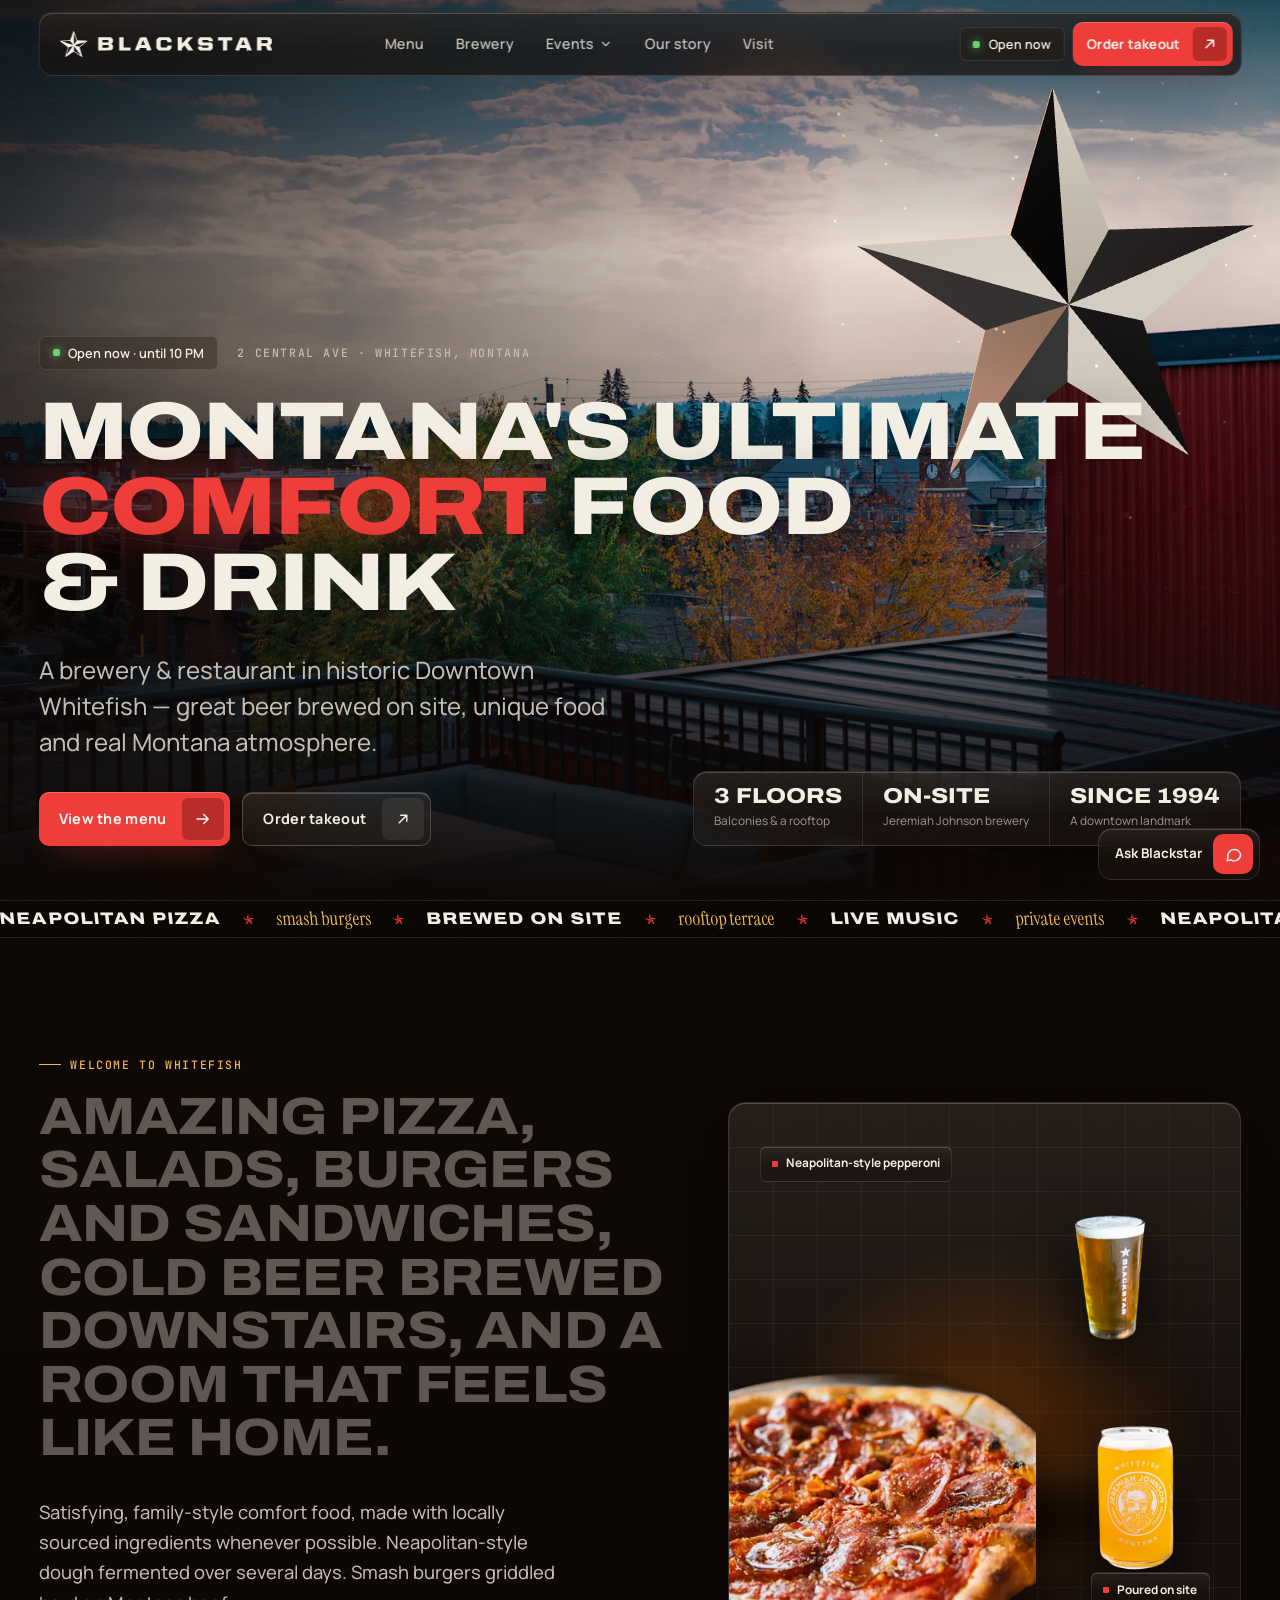
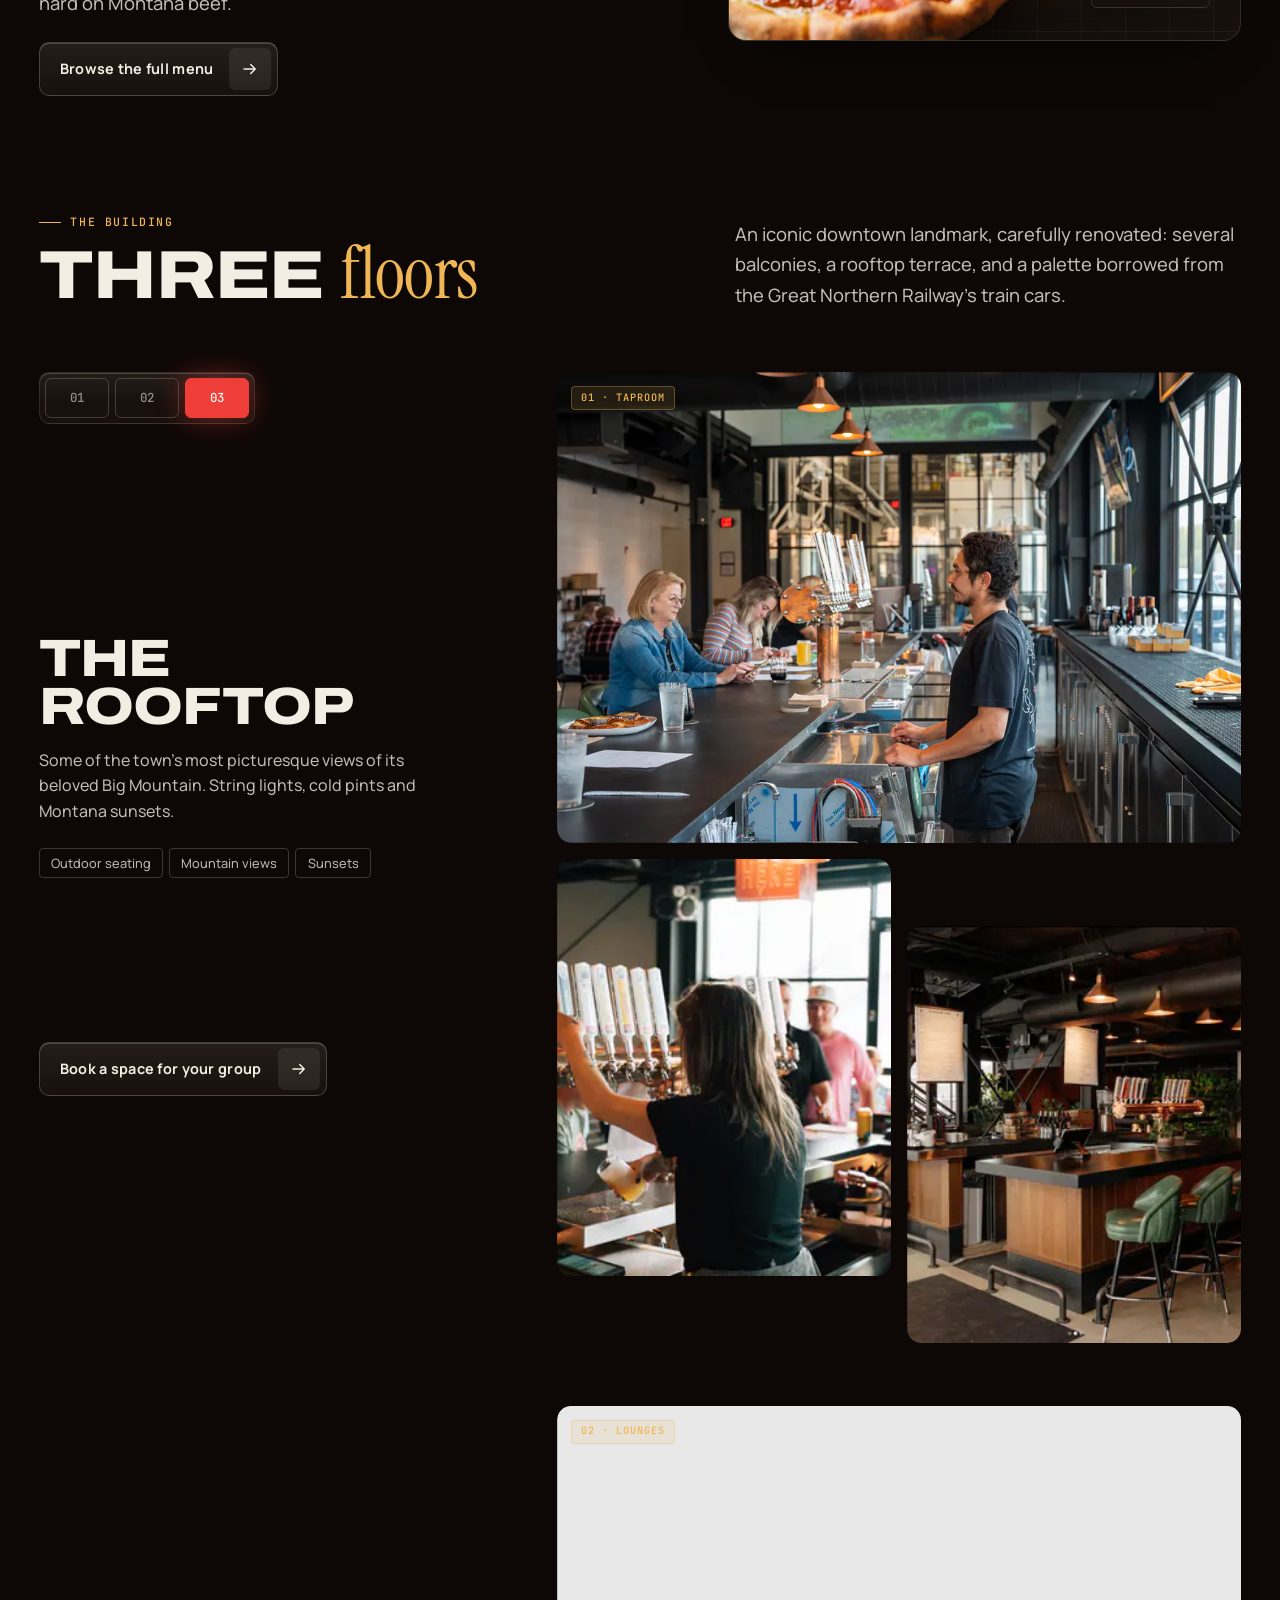
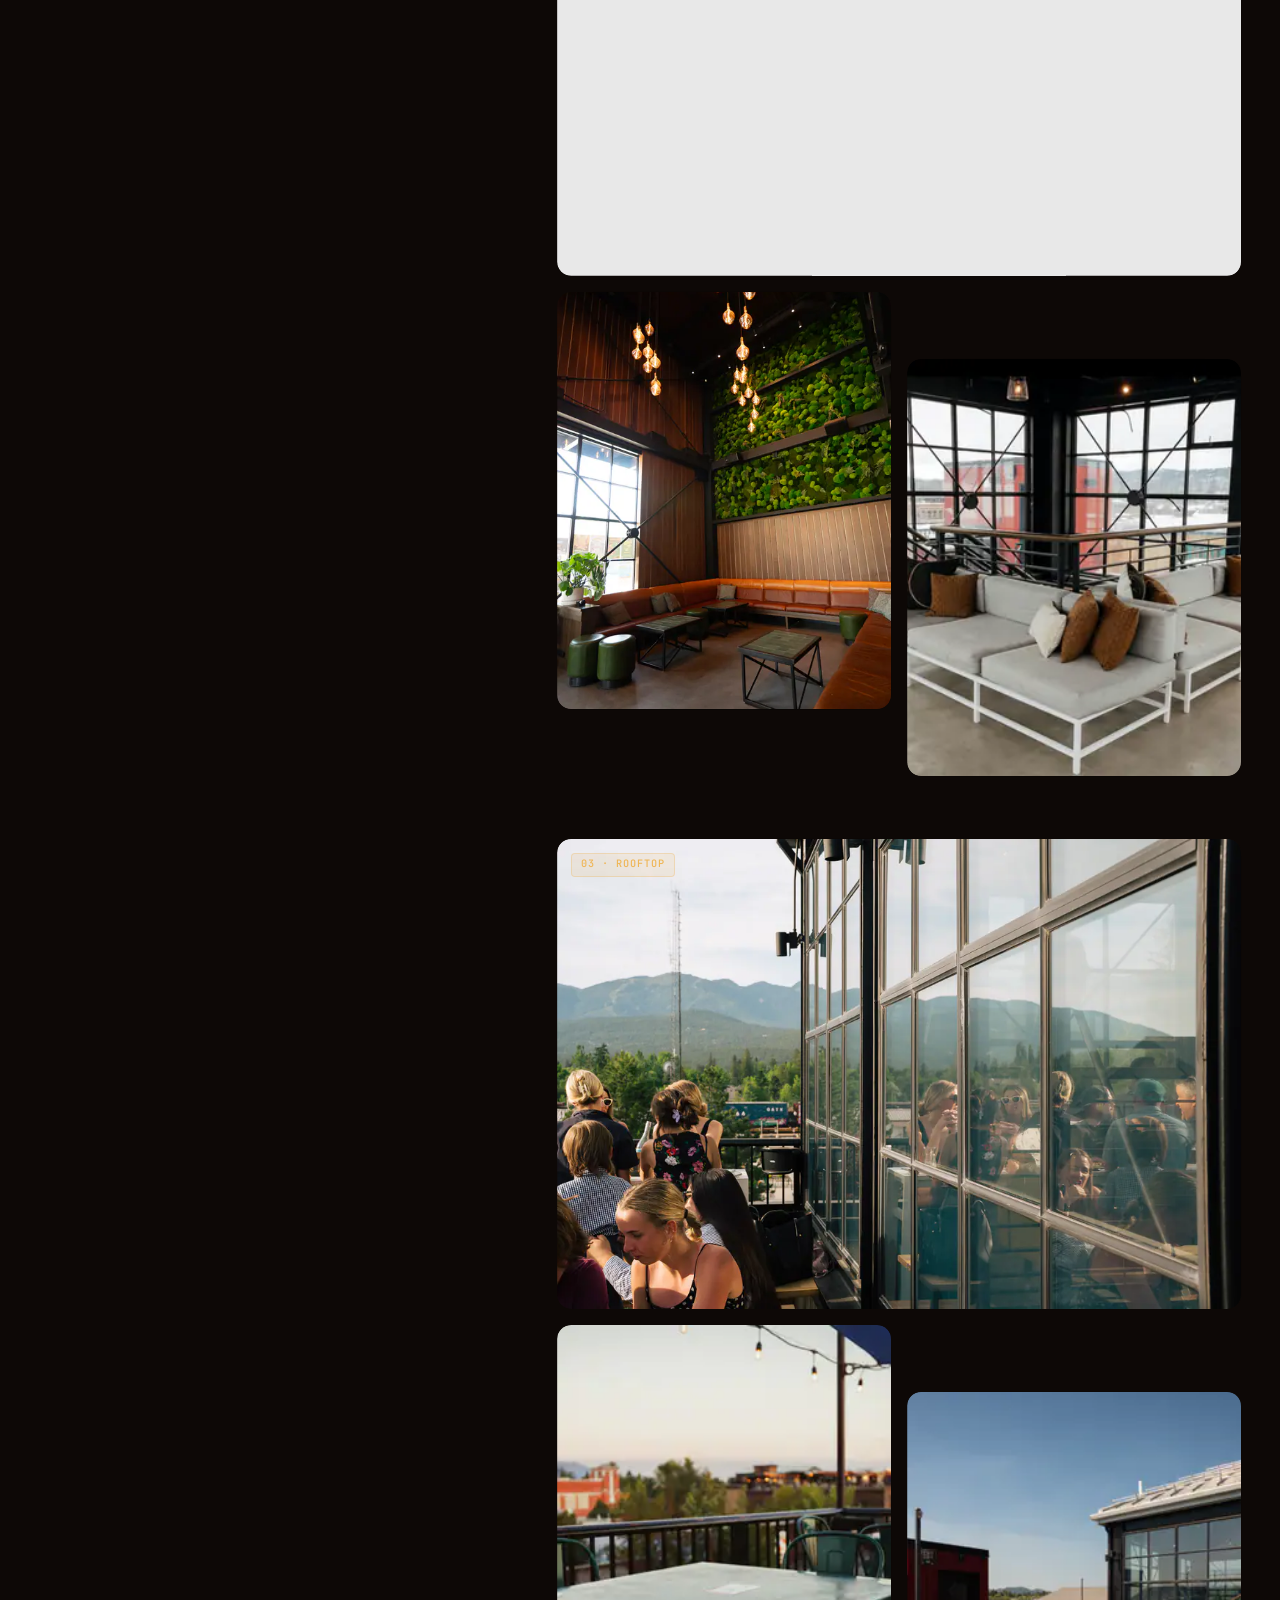
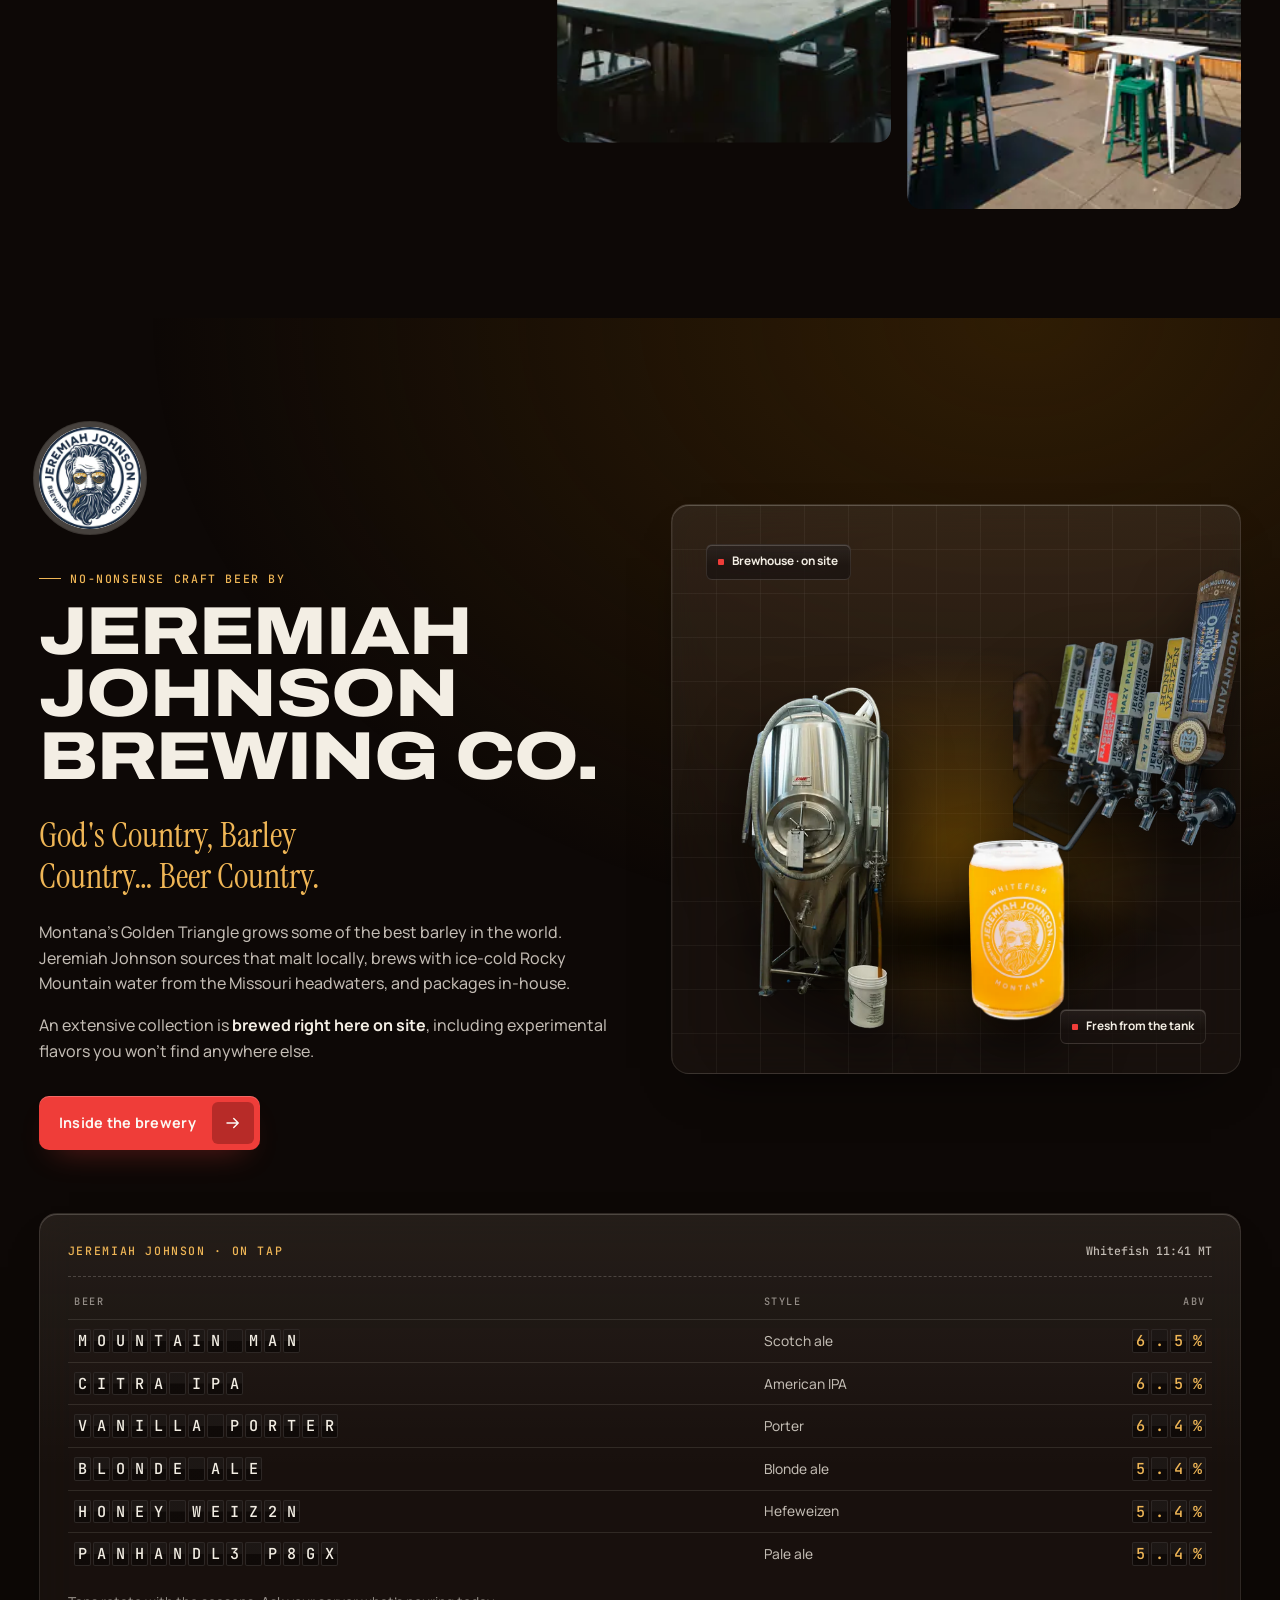
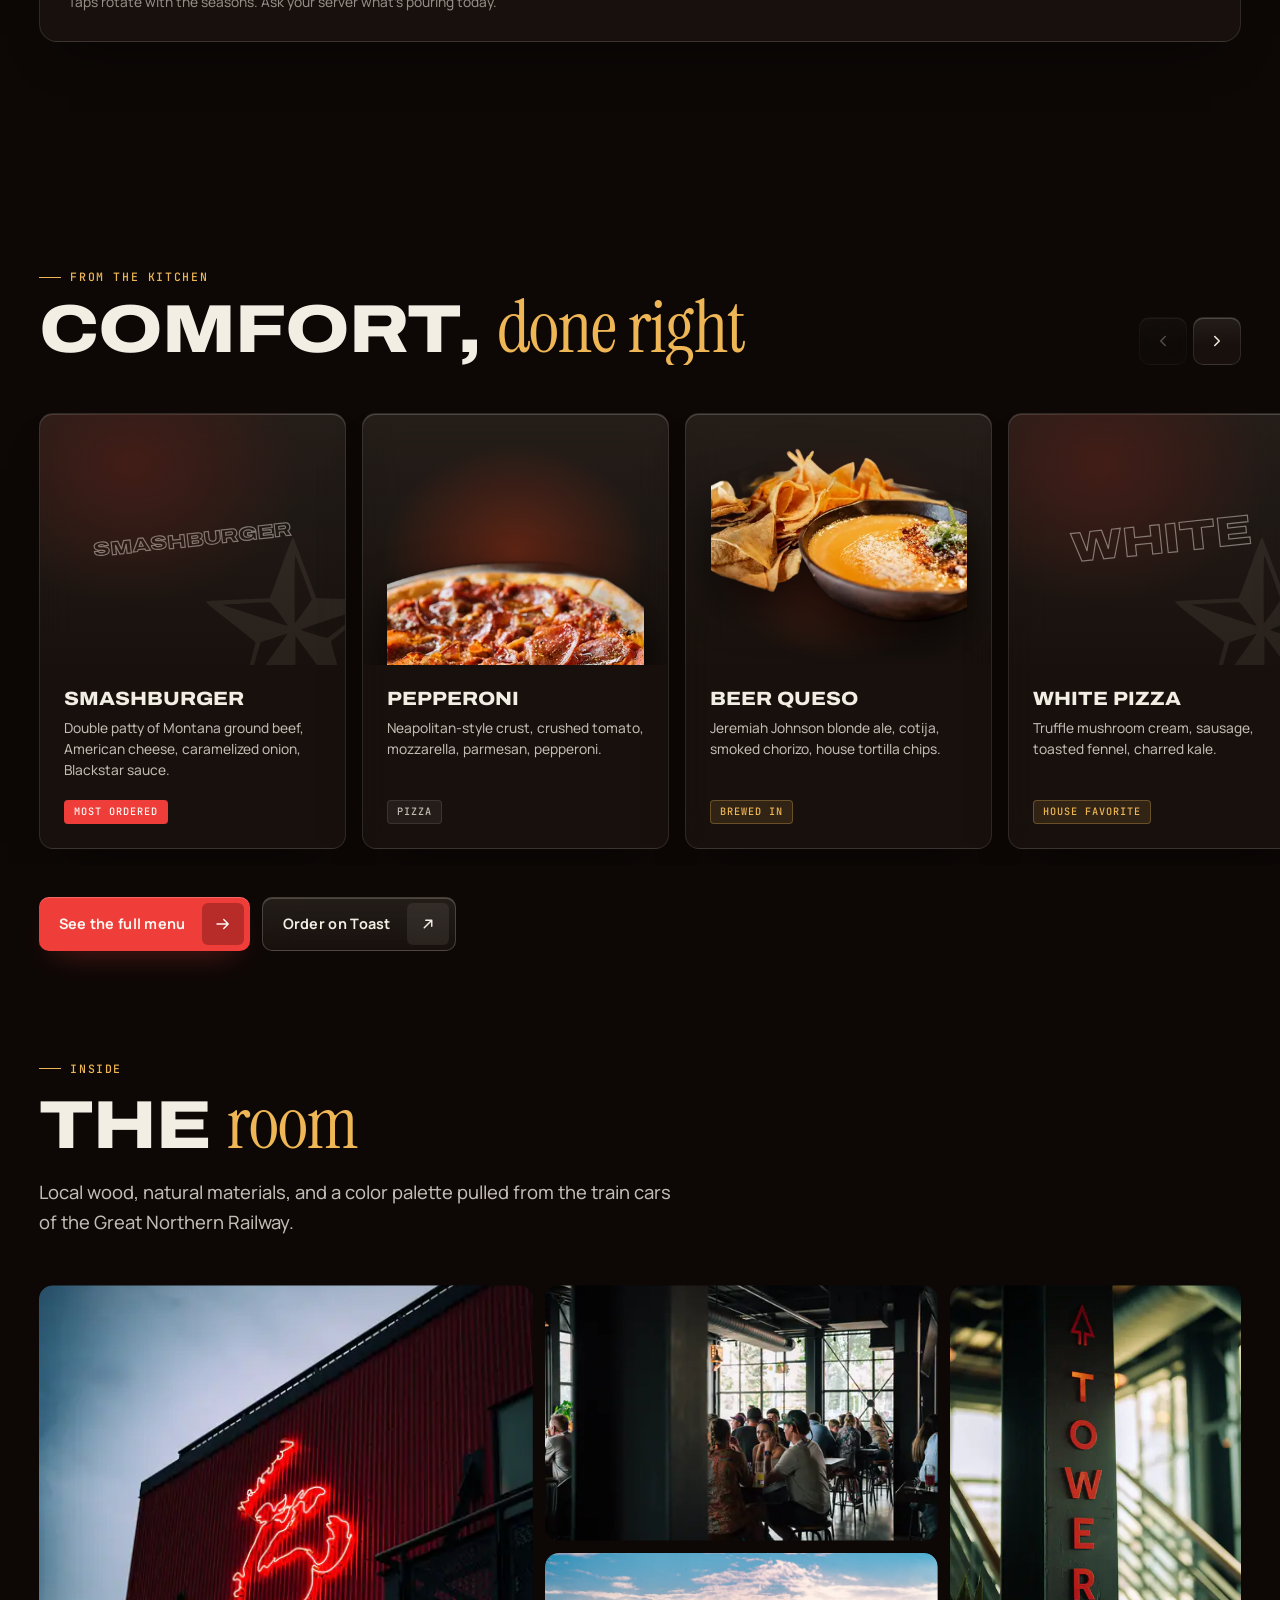
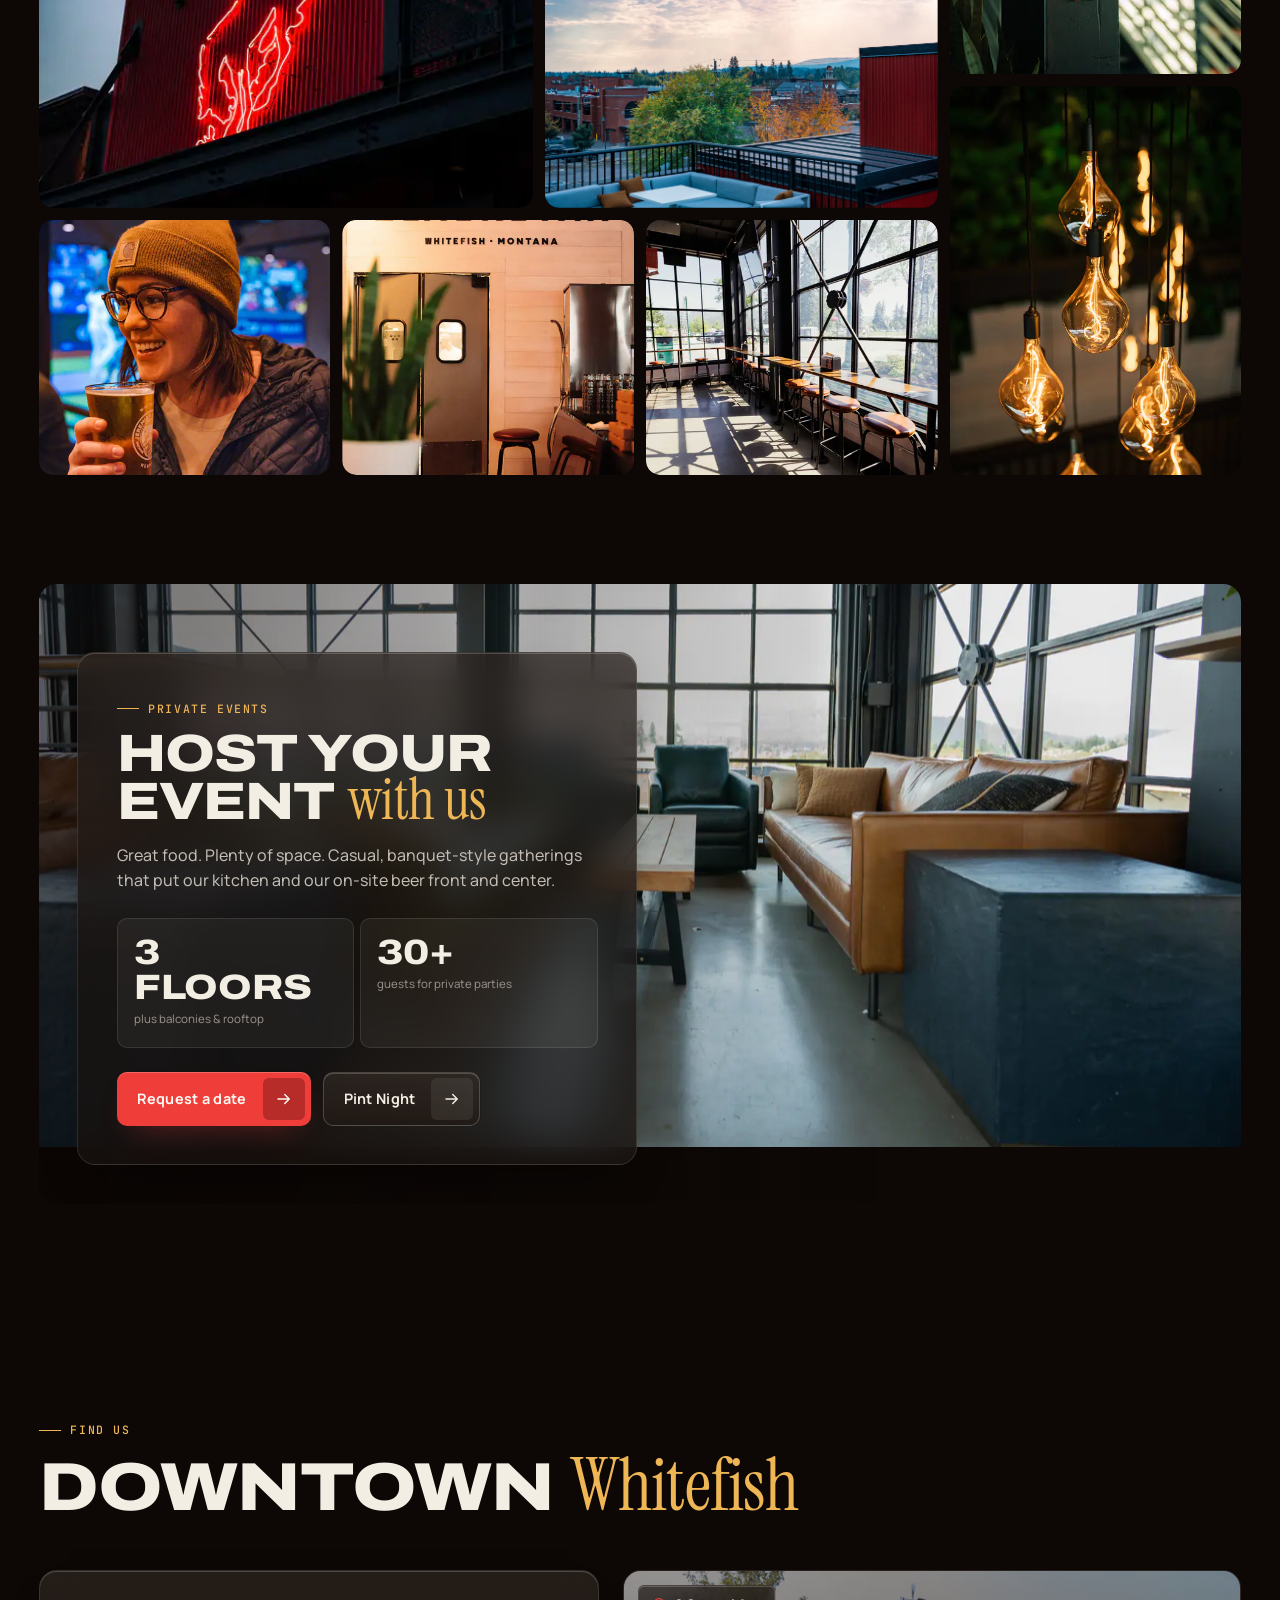
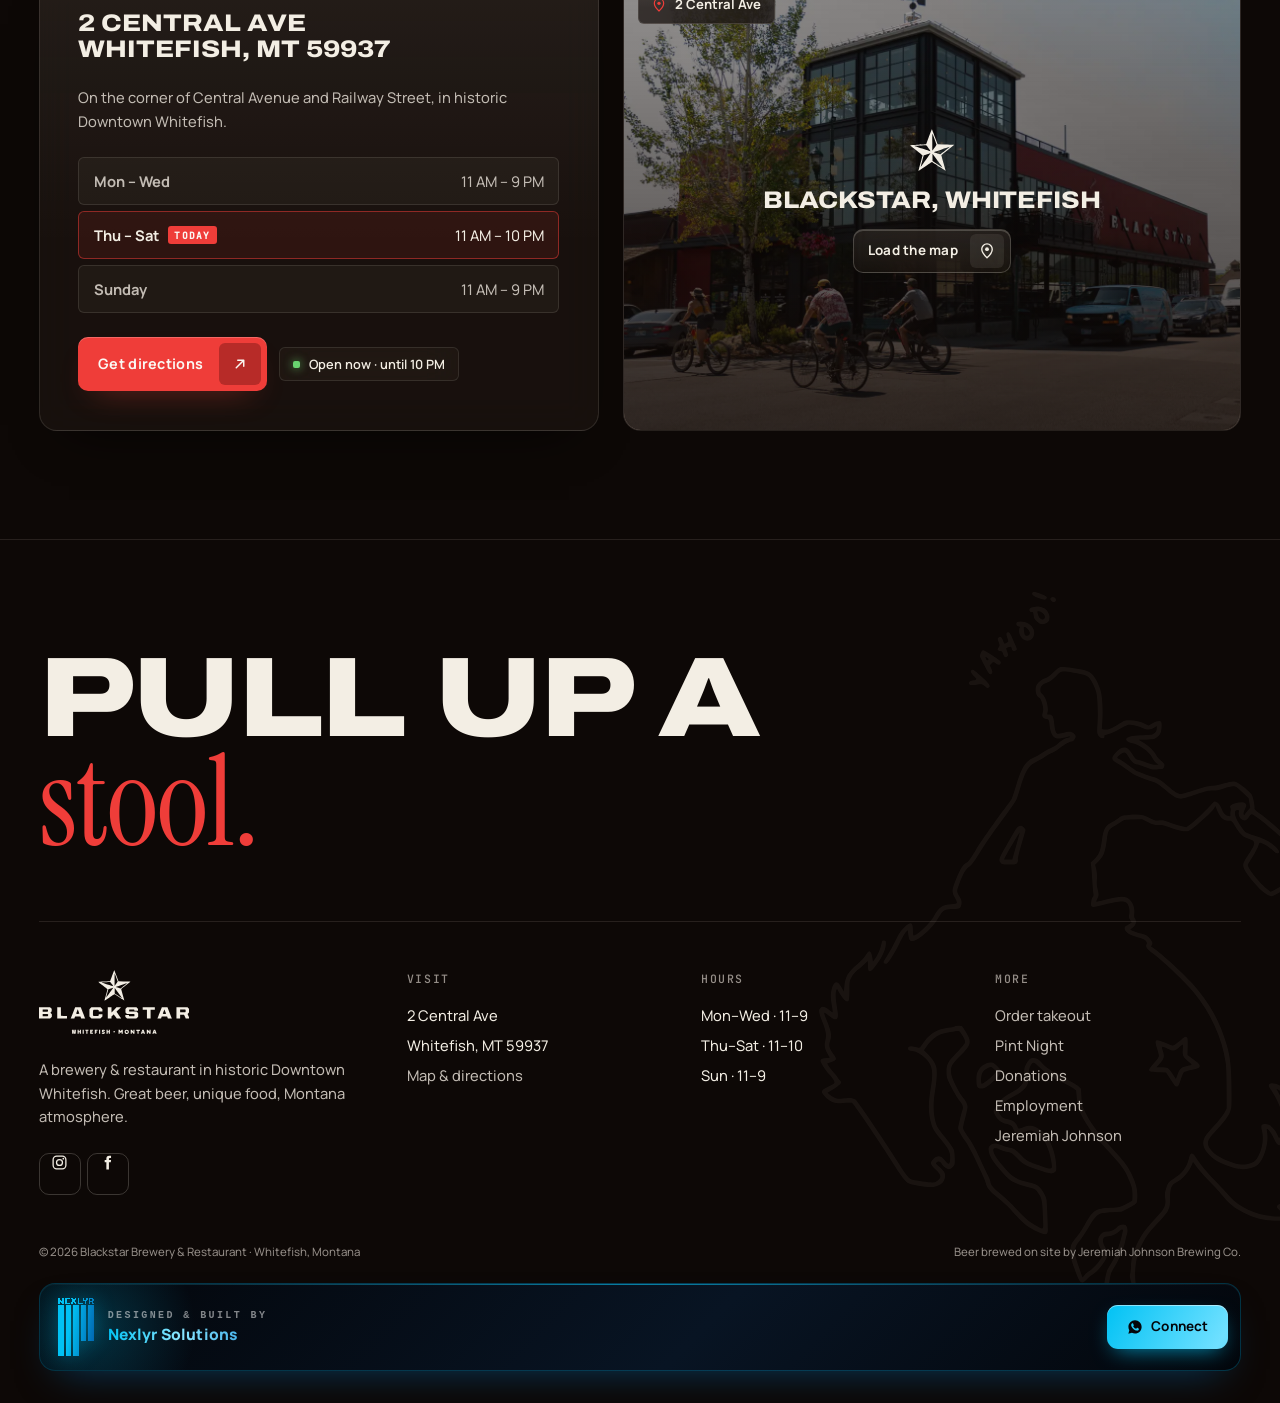
<file: index.html>
<!doctype html>
<html lang="en">
<head>
<meta charset="utf-8">
<meta name="viewport" content="width=device-width,initial-scale=1,viewport-fit=cover">
<title>Blackstar — Brewery & Restaurant in Downtown Whitefish, Montana</title>
<meta name="description" content="Montana's ultimate comfort food & drink. Neapolitan-style pizza, smash burgers and Jeremiah Johnson beer brewed on site, three floors and a rooftop terrace at 2 Central Ave, Whitefish.">
<meta name="theme-color" content="#120e0c">
<link rel="canonical" href="https://blackstar.nexlyr.solutions/">
<meta property="og:type" content="website"><meta property="og:site_name" content="Blackstar">
<meta property="og:title" content="Blackstar — Brewery & Restaurant in Downtown Whitefish, Montana"><meta property="og:description" content="Montana's ultimate comfort food & drink. Neapolitan-style pizza, smash burgers and Jeremiah Johnson beer brewed on site, three floors and a rooftop terrace at 2 Central Ave, Whitefish.">
<meta property="og:url" content="https://blackstar.nexlyr.solutions/">
<meta property="og:locale" content="en_US">
<meta property="og:image" content="https://blackstar.nexlyr.solutions/assets/og/home.jpg?v=e8fbaa5e"><meta property="og:image:secure_url" content="https://blackstar.nexlyr.solutions/assets/og/home.jpg?v=e8fbaa5e"><meta property="og:image:type" content="image/jpeg"><meta property="og:image:width" content="1200"><meta property="og:image:height" content="630"><meta property="og:image:alt" content="Blackstar Brewery & Restaurant, Whitefish, Montana">
<meta name="twitter:card" content="summary_large_image"><meta name="twitter:title" content="Blackstar — Brewery & Restaurant in Downtown Whitefish, Montana"><meta name="twitter:description" content="Montana's ultimate comfort food & drink. Neapolitan-style pizza, smash burgers and Jeremiah Johnson beer brewed on site, three floors and a rooftop terrace at 2 Central Ave, Whitefish."><meta name="twitter:image" content="https://blackstar.nexlyr.solutions/assets/og/home.jpg?v=e8fbaa5e"><meta name="twitter:image:alt" content="Blackstar Brewery & Restaurant, Whitefish, Montana">
<link rel="icon" href="assets/brand/favicon.svg" type="image/svg+xml"><link rel="icon" href="assets/brand/favicon-32.png" sizes="32x32"><link rel="apple-touch-icon" href="assets/brand/apple-touch-icon.png">
<link rel="manifest" href="site.webmanifest">
<link rel="preload" href="assets/fonts/archivo-var.woff2" as="font" type="font/woff2" crossorigin>
<link rel="preload" href="assets/fonts/manrope-var.woff2" as="font" type="font/woff2" crossorigin>
<link rel="preload" as="image" type="image/webp" imagesrcset="assets/img/rooftop-sunset-view-480.webp 480w, assets/img/rooftop-sunset-view-960.webp 960w, assets/img/rooftop-sunset-view-1600.webp 1600w" imagesizes="100vw" fetchpriority="high">
<link rel="stylesheet" href="assets/css/tokens.css?v=ffd7d1bf">
<link rel="stylesheet" href="assets/css/site.css?v=4eea1d08">
<script>(function(d){d.classList.add('js');if(!matchMedia('(prefers-reduced-motion: reduce)').matches)d.classList.add('js-motion')})(document.documentElement)</script>
<script type="application/ld+json">{"@context":"https://schema.org","@type":["Restaurant","Brewery"],"name":"Blackstar","alternateName":"Blackstar Brewery & Restaurant","description":"Brewery and restaurant in historic Downtown Whitefish, Montana, with beer brewed on site by Jeremiah Johnson Brewing Co.","servesCuisine":["American","Pizza","Burgers"],"url":"https://blackstar.nexlyr.solutions/","image":"https://blackstar.nexlyr.solutions/assets/og/home.jpg","address":{"@type":"PostalAddress","streetAddress":"2 Central Ave","addressLocality":"Whitefish","addressRegion":"MT","postalCode":"59937","addressCountry":"US"},"geo":{"@type":"GeoCoordinates","latitude":48.4121,"longitude":-114.3376},"openingHoursSpecification":[{"@type":"OpeningHoursSpecification","dayOfWeek":["Monday","Tuesday","Wednesday","Sunday"],"opens":"11:00","closes":"21:00"},{"@type":"OpeningHoursSpecification","dayOfWeek":["Thursday","Friday","Saturday"],"opens":"11:00","closes":"22:00"}],"acceptsReservations":"False","hasMenu":"https://blackstar.nexlyr.solutions/menu","sameAs":["https://www.instagram.com/blackstarmontana/","https://www.facebook.com/blackstarmontana","https://www.blackstarmt.com/"]}</script>
</head>
<body data-page="home">
<a class="skip" href="#main">Skip to content</a>
<svg width="0" height="0" style="position:absolute" aria-hidden="true">
<symbol id="i-star" viewBox="0 0 227 218"><path d="M43.3 216.4C47.2 203.6 65.0 137.3 64.8 136.4C64.6 135.7 49.9 123.8 32.1 109.9C6.0 89.5 0.1 84.5 1.6 83.9C2.6 83.5 21.3 82.4 43.0 81.5C64.7 80.6 82.7 79.7 83.0 79.5C83.4 79.3 90.1 61.3 98.0 39.4C108.7 10.0 112.6 0.2 113.2 1.6C113.7 2.7 120.5 20.6 128.3 41.5L142.6 79.5L177.5 80.7C196.8 81.4 215.8 82.0 219.9 82.2L227.4 82.5L194.9 108.4C177.1 122.6 162.2 134.6 161.8 134.9C161.4 135.2 166.3 153.5 172.6 175.5C178.9 197.5 184.0 215.8 184.0 216.2C184.0 216.6 169.3 207.2 151.2 195.3C133.2 183.4 117.3 173.0 115.9 172.1C112.9 170.4 117.7 167.5 62.6 204.8C49.9 213.5 43.0 217.6 43.3 216.4ZM164.2 193.8C162.1 190.9 150.3 174.8 138.2 158.1L116.0 127.8L116.0 146.6L116.0 165.5L141.3 182.2C155.1 191.3 166.9 198.9 167.3 198.9C167.7 199.0 166.3 196.6 164.2 193.8ZM81.4 160.1C95.0 141.2 105.9 125.6 105.7 125.4C105.4 125.1 72.1 135.8 71.2 136.5C71.1 136.6 67.2 150.3 62.6 166.9C58.1 183.5 54.9 196.5 55.5 195.8C56.2 195.1 67.9 179.0 81.4 160.1ZM182.0 111.5C195.2 101.1 205.8 92.5 205.7 92.3C205.6 92.2 186.6 98.3 163.5 105.9C132.2 116.3 122.0 120.0 123.5 120.6C129.7 123.1 154.8 130.8 156.3 130.7C157.3 130.6 168.9 122.0 182.0 111.5ZM106.0 114.5C106.0 114.3 101.2 107.5 95.4 99.5C85.6 86.2 84.5 85.0 81.6 85.0C73.7 85.1 22.8 87.8 22.5 88.2C22.2 88.5 103.4 114.8 105.2 114.9C105.7 115.0 106.0 114.8 106.0 114.5ZM126.4 97.3C132.2 89.3 137.0 82.1 137.0 81.5C137.0 80.2 117.3 27.3 115.9 25.0C115.4 24.1 115.0 41.8 115.0 67.8C115.0 92.1 115.2 112.0 115.4 112.0C115.7 112.0 120.6 105.4 126.4 97.3Z" fill="currentColor"/></symbol>
<symbol id="i-arrow" viewBox="0 0 24 24"><path d="M4 12h15M13 6l6 6-6 6" fill="none" stroke="currentColor" stroke-width="1.9" stroke-linecap="round" stroke-linejoin="round"/></symbol>
<symbol id="i-ext" viewBox="0 0 24 24"><path d="M7 17 17 7M9 7h8v8" fill="none" stroke="currentColor" stroke-width="1.9" stroke-linecap="round" stroke-linejoin="round"/></symbol>
<symbol id="i-down" viewBox="0 0 24 24"><path d="m6 9 6 6 6-6" fill="none" stroke="currentColor" stroke-width="2" stroke-linecap="round" stroke-linejoin="round"/></symbol>
<symbol id="i-left" viewBox="0 0 24 24"><path d="M15 6l-6 6 6 6" fill="none" stroke="currentColor" stroke-width="2" stroke-linecap="round" stroke-linejoin="round"/></symbol>
<symbol id="i-right" viewBox="0 0 24 24"><path d="M9 6l6 6-6 6" fill="none" stroke="currentColor" stroke-width="2" stroke-linecap="round" stroke-linejoin="round"/></symbol>
<symbol id="i-ig" viewBox="0 0 24 24"><rect x="3" y="3" width="18" height="18" rx="5" fill="none" stroke="currentColor" stroke-width="1.8"/><circle cx="12" cy="12" r="4.2" fill="none" stroke="currentColor" stroke-width="1.8"/><circle cx="17.4" cy="6.6" r="1.2" fill="currentColor"/></symbol>
<symbol id="i-fb" viewBox="0 0 24 24"><path d="M14 8.5V6.8c0-.8.5-1.3 1.3-1.3H17V2.3h-2.6C11.7 2.3 10.4 4 10.4 6.4v2.1H8v3.3h2.4V22H14V11.8h2.6l.5-3.3H14z" fill="currentColor"/></symbol>
<symbol id="i-pin" viewBox="0 0 24 24"><path d="M12 21s-7-6.2-7-11.5A7 7 0 0 1 19 9.5C19 14.8 12 21 12 21z" fill="none" stroke="currentColor" stroke-width="1.8"/><circle cx="12" cy="9.5" r="2.5" fill="currentColor"/></symbol>
<symbol id="i-clock" viewBox="0 0 24 24"><circle cx="12" cy="12" r="9" fill="none" stroke="currentColor" stroke-width="1.8"/><path d="M12 7v5l3 2" fill="none" stroke="currentColor" stroke-width="1.8" stroke-linecap="round"/></symbol>
<symbol id="i-beer" viewBox="0 0 24 24"><path d="M6 8h9v11a2 2 0 0 1-2 2H8a2 2 0 0 1-2-2V8zM15 10h2.5a2 2 0 0 1 2 2v3a2 2 0 0 1-2 2H15M6 8a3 3 0 0 1 3-4 3 3 0 0 1 5 1 2.5 2.5 0 0 1 1 3" fill="none" stroke="currentColor" stroke-width="1.7" stroke-linejoin="round"/><path d="M9 12v5M12 12v5" stroke="currentColor" stroke-width="1.7" stroke-linecap="round"/></symbol>
<symbol id="i-cal" viewBox="0 0 24 24"><rect x="3.5" y="5" width="17" height="15" rx="2.5" fill="none" stroke="currentColor" stroke-width="1.8"/><path d="M3.5 10h17M8 3v4M16 3v4" stroke="currentColor" stroke-width="1.8" stroke-linecap="round"/></symbol>
<symbol id="i-users" viewBox="0 0 24 24"><circle cx="9" cy="8" r="3.4" fill="none" stroke="currentColor" stroke-width="1.8"/><path d="M2.5 20c.6-3.6 3.2-5.6 6.5-5.6s5.9 2 6.5 5.6M16 4.8a3.3 3.3 0 0 1 0 6.4M18 14.6c2 .6 3.2 2.4 3.5 5.4" fill="none" stroke="currentColor" stroke-width="1.8" stroke-linecap="round"/></symbol>
<symbol id="i-chat" viewBox="0 0 24 24"><path d="M21 12a8 8 0 0 1-11.8 7L4 20l1.1-4.5A8 8 0 1 1 21 12Z" fill="none" stroke="currentColor" stroke-width="1.8" stroke-linejoin="round"/></symbol>
<symbol id="i-send" viewBox="0 0 24 24"><path d="M4 12 20 4l-6 16-3-7-7-1z" fill="none" stroke="currentColor" stroke-width="1.8" stroke-linejoin="round"/></symbol>
<symbol id="i-x" viewBox="0 0 24 24"><path d="M6 6l12 12M18 6 6 18" stroke="currentColor" stroke-width="2" stroke-linecap="round"/></symbol>
<symbol id="i-ticket" viewBox="0 0 24 24"><path d="M3 8a2 2 0 0 0 2-2h14a2 2 0 0 0 2 2v2a2 2 0 0 0 0 4v2a2 2 0 0 0-2 2H5a2 2 0 0 0-2-2v-2a2 2 0 0 0 0-4V8z" fill="none" stroke="currentColor" stroke-width="1.8" stroke-linejoin="round"/><path d="M14 6v12" stroke="currentColor" stroke-width="1.6" stroke-dasharray="2 2"/></symbol>
<symbol id="i-heart" viewBox="0 0 24 24"><path d="M12 20s-8-4.7-8-10.5A4.5 4.5 0 0 1 12 7a4.5 4.5 0 0 1 8 2.5C20 15.3 12 20 12 20z" fill="none" stroke="currentColor" stroke-width="1.8" stroke-linejoin="round"/></symbol>
<symbol id="i-brief" viewBox="0 0 24 24"><rect x="3" y="7" width="18" height="13" rx="2.5" fill="none" stroke="currentColor" stroke-width="1.8"/><path d="M9 7V5.5A1.5 1.5 0 0 1 10.5 4h3A1.5 1.5 0 0 1 15 5.5V7M3 12h18" fill="none" stroke="currentColor" stroke-width="1.8"/></symbol>
<symbol id="i-pizza" viewBox="0 0 24 24"><path d="M12 21 3.5 5.5a14 14 0 0 1 17 0L12 21z" fill="none" stroke="currentColor" stroke-width="1.8" stroke-linejoin="round"/><circle cx="10" cy="9" r="1.3" fill="currentColor"/><circle cx="14" cy="12" r="1.3" fill="currentColor"/></symbol>
<symbol id="i-bag" viewBox="0 0 24 24"><path d="M5 8h14l-1 12H6L5 8z" fill="none" stroke="currentColor" stroke-width="1.8" stroke-linejoin="round"/><path d="M9 10V6.5a3 3 0 0 1 6 0V10" fill="none" stroke="currentColor" stroke-width="1.8" stroke-linecap="round"/></symbol>
<symbol id="i-swipe" viewBox="0 0 24 24"><path d="M4 12h16M15 7l5 5-5 5M9 7l-5 5 5 5" fill="none" stroke="currentColor" stroke-width="1.7" stroke-linecap="round" stroke-linejoin="round"/></symbol>
<symbol id="i-mtn" viewBox="0 0 24 24"><path d="M2 19 9 7l4 6 2.5-3.5L22 19H2z" fill="none" stroke="currentColor" stroke-width="1.8" stroke-linejoin="round"/></symbol>
</svg>
<div class="grain" aria-hidden="true"></div>
<i class="progress" aria-hidden="true"></i>
<header class="nav glass glass--strong" role="banner">
  <a class="brand" href="index.html" aria-label="Blackstar home"><svg class="brand__star" viewBox="0 0 227 218" aria-hidden="true"><use href="#i-star"/></svg><svg class="brand__word" viewBox="326 84 1122 90" aria-hidden="true"><path d="M45.3 219.4C45.6 218.3 50.4 200.8 56.0 180.5C61.5 160.2 66.5 142.3 67.0 140.8C67.8 138.2 66.8 137.4 34.1 111.8C15.5 97.3 0.4 85.4 0.5 85.2C0.7 85.0 19.9 84.0 43.1 82.9C66.4 81.8 85.6 80.7 85.8 80.6C85.9 80.4 92.6 62.3 100.6 40.4C108.5 18.5 115.2 0.4 115.4 0.3C115.6 0.1 122.4 17.7 130.5 39.4C138.7 61.1 145.6 79.3 145.9 79.8C146.2 80.3 165.2 81.3 188.0 82.0C210.8 82.7 229.8 83.6 230.3 83.9C230.7 84.3 217.0 95.8 199.8 109.6C182.6 123.3 167.8 135.2 166.7 136.0C164.9 137.5 165.2 138.8 176.4 177.9C182.8 200.1 187.9 218.7 187.8 219.1C187.6 219.5 171.5 209.4 152.0 196.5C132.5 183.7 116.1 173.4 115.5 173.7C115.0 174.1 99.4 184.5 81.0 197.0C40.9 224.1 44.7 221.7 45.3 219.4ZM145.4 165.8C131.3 146.4 119.5 130.3 119.4 130.1C119.2 129.9 119.0 138.3 119.0 148.7L119.0 167.8L144.7 184.9C158.9 194.2 170.6 201.7 170.8 201.5C171.0 201.3 159.6 185.2 145.4 165.8ZM83.9 162.6C97.7 143.3 108.8 127.4 108.5 127.2C108.3 127.0 100.3 129.4 90.7 132.6L73.3 138.4L65.6 166.4C56.2 200.9 56.5 199.8 57.8 198.5C58.3 197.9 70.1 181.8 83.9 162.6ZM329.0 128.0L329.0 86.0L369.8 86.0L410.5 86.1L417.2 92.5L424.0 99.0L424.0 107.7L424.0 116.4L418.5 122.0L413.0 127.6L418.5 133.0L424.0 138.4L424.0 148.3L424.0 158.3L417.8 164.1L411.5 169.9L370.2 170.0L329.0 170.0L329.0 128.0ZM464.0 128.0L464.0 86.0L478.0 86.0L492.0 86.0L492.0 118.5L492.0 151.0L514.5 151.0L537.0 151.0L537.0 160.5L537.0 170.0L500.5 170.0L464.0 170.0L464.0 128.0ZM565.0 169.2C565.0 168.8 572.3 150.1 581.3 127.5L597.6 86.5L618.2 86.2L638.8 86.0L655.4 127.5C664.5 150.3 672.0 169.2 672.0 169.5C672.0 169.8 665.3 170.0 657.1 170.0L642.2 170.0L639.5 162.5L636.7 155.0L616.9 155.0L597.1 155.0L595.2 160.2C594.1 163.1 592.9 166.5 592.6 167.8C591.9 169.9 591.5 170.0 578.4 170.0C571.0 170.0 565.0 169.7 565.0 169.2ZM710.2 162.7L703.0 155.5L703.0 128.5L703.0 101.5L710.8 93.7L718.5 86.0L752.0 86.0L785.5 86.1L792.8 93.9L800.0 101.8L800.0 109.9L800.0 118.0L786.5 118.0L773.0 118.0L773.0 113.7C773.0 110.3 772.4 108.8 770.2 106.7C767.4 104.0 767.3 104.0 752.1 104.0L736.8 104.0L733.4 107.4L730.0 110.8L730.0 128.3C730.0 145.7 730.0 145.9 732.6 148.9L735.2 152.0L751.9 152.0C768.1 152.0 768.7 151.9 770.8 149.7C772.4 148.0 773.0 146.1 773.0 142.7L773.0 138.0L786.5 138.0L800.0 138.0L800.0 146.8L800.0 155.6L792.7 162.8L785.5 170.0L751.5 170.0L717.4 170.0L710.2 162.7ZM840.0 128.0L840.0 86.0L853.5 86.0L867.0 86.0L867.0 106.0C867.0 117.0 867.3 126.0 867.8 125.9C868.2 125.9 876.8 116.9 887.0 105.9L905.5 86.1L922.0 86.0L938.5 86.0L930.5 94.2C926.1 98.8 918.5 106.6 913.6 111.6L904.8 120.8L922.4 145.4L940.0 170.0L923.2 170.0L906.5 170.0L895.6 154.5C889.6 146.0 884.4 139.0 883.9 139.0C883.5 139.0 879.6 142.9 875.1 147.8L867.1 156.5L867.0 163.2L867.0 170.0L853.5 170.0L840.0 170.0L840.0 128.0ZM976.7 164.2L971.0 158.4L971.0 151.7L971.0 145.0L984.5 145.0L998.0 145.0L998.0 147.8C998.0 152.7 999.0 153.0 1018.1 153.0C1032.1 153.0 1036.0 152.7 1036.9 151.6C1037.6 150.7 1038.0 147.8 1037.8 144.3L1037.5 138.5L1010.0 138.2L982.5 138.0L976.8 132.3L971.0 126.6L971.0 113.0L971.0 99.4L977.8 92.7L984.6 86.0L1018.2 86.0L1051.8 86.0L1058.4 92.8L1065.0 99.5L1065.0 105.8L1065.0 112.0L1051.5 112.0L1038.0 112.0L1038.0 109.2C1038.0 107.7 1037.5 105.9 1036.8 105.2C1035.1 103.5 1000.9 103.5 999.2 105.2C998.5 105.9 998.0 108.7 998.0 111.5C998.0 114.3 998.5 117.1 999.2 117.8C1000.1 118.7 1007.8 119.0 1027.5 119.0L1054.6 119.0L1059.8 124.3L1065.0 129.6L1065.0 143.6L1065.0 157.6L1058.7 163.8L1052.4 170.0L1017.4 170.0L982.4 170.0L976.7 164.2ZM1131.0 138.0L1131.0 106.0L1115.0 106.0L1099.0 106.0L1099.0 96.0L1099.0 86.0L1144.5 86.0L1190.0 86.0L1190.0 96.0L1190.0 106.0L1174.0 106.0L1158.0 106.0L1158.0 138.0L1158.0 170.0L1144.5 170.0L1131.0 170.0L1131.0 138.0ZM1209.0 169.2C1209.0 168.8 1216.4 150.1 1225.4 127.5L1241.8 86.5L1262.5 86.5L1283.3 86.5L1299.1 126.4C1307.8 148.4 1315.2 167.1 1315.6 168.2C1316.1 169.9 1315.2 170.0 1301.1 170.0C1286.5 170.0 1286.1 170.0 1285.4 167.8C1285.1 166.5 1283.9 163.1 1282.8 160.2L1280.9 155.0L1261.1 155.0L1241.3 155.0L1238.5 162.5L1235.8 170.0L1222.4 170.0C1215.0 170.0 1209.0 169.7 1209.0 169.2ZM1350.0 128.0L1350.0 86.0L1390.8 86.0L1431.6 86.0L1438.8 93.3L1446.0 100.5L1446.0 112.0L1446.0 123.4L1439.4 130.1L1432.9 136.7L1439.1 150.1C1442.5 157.5 1445.9 165.0 1446.6 166.8L1448.0 170.0L1433.7 170.0L1419.3 170.0L1412.9 155.8L1406.4 141.5L1392.2 141.2L1378.0 140.9L1378.0 155.5L1378.0 170.0L1364.0 170.0L1350.0 170.0L1350.0 128.0ZM394.7 151.8C396.5 150.1 397.0 148.6 397.0 144.7C397.0 136.1 396.7 136.0 374.8 136.0L356.0 136.0L356.0 144.3C356.0 148.9 356.3 153.0 356.7 153.3C357.0 153.7 365.2 154.0 374.9 154.0C391.5 154.0 392.5 153.9 394.7 151.8ZM623.6 119.1C620.2 109.7 617.2 102.4 616.8 102.8C616.4 103.2 613.9 109.6 611.1 117.0C608.4 124.4 605.7 131.7 605.1 133.2L604.0 136.0L616.9 136.0L629.7 136.0L623.6 119.1ZM1270.4 126.2C1268.4 120.9 1265.6 113.2 1264.2 109.2C1262.8 105.2 1261.3 102.3 1260.9 102.7C1260.6 103.2 1257.6 110.8 1254.3 119.8L1248.3 136.0L1261.1 136.0L1273.9 136.0L1270.4 126.2ZM185.2 113.9C198.3 103.4 208.9 94.6 208.7 94.3C208.4 94.1 189.5 100.1 166.6 107.6C143.8 115.2 125.3 121.6 125.6 121.9C126.3 122.7 158.1 132.8 159.9 132.9C160.6 133.0 172.0 124.4 185.2 113.9ZM1416.2 122.3C1419.0 119.8 1418.8 108.5 1415.8 105.3C1413.7 103.1 1413.2 103.0 1395.8 103.0L1378.0 103.0L1378.0 113.5L1378.0 124.0L1396.2 124.0C1411.7 124.0 1414.6 123.8 1416.2 122.3ZM394.8 117.8C396.6 116.0 396.3 107.0 394.3 104.8C392.9 103.2 390.8 103.0 374.3 103.0L356.0 103.0L356.0 111.0L356.0 119.0L374.8 119.0C388.1 119.0 394.0 118.6 394.8 117.8ZM109.0 116.5C109.0 115.8 88.1 87.2 87.1 86.6C86.4 86.1 23.8 88.8 23.3 89.4C23.1 89.6 106.5 116.6 108.2 116.9C108.7 116.9 109.0 116.8 109.0 116.5ZM130.2 98.0L140.9 83.1L129.9 53.9C123.9 37.8 118.7 24.4 118.5 24.1C118.2 23.9 118.0 43.8 118.0 68.3C118.0 92.9 118.3 113.0 118.8 113.0C119.2 113.0 124.3 106.2 130.2 98.0Z" fill="currentColor"/></svg></a>
  <nav class="nav__links" aria-label="Main">
    <a href="menu.html">Menu</a>
    <a href="brewery.html">Brewery</a>
    <div class="nav__dd">
      <button type="button" aria-expanded="false" aria-haspopup="true">Events <svg width="20" height="20" aria-hidden="true"><use href="#i-down"/></svg></button>
      <div class="dd glass glass--strong" role="menu">
        <a href="events.html" role="menuitem"><span class="ic"><svg width="20" height="20" aria-hidden="true"><use href="#i-users"/></svg></span><b>Private events</b><small>Groups of 30+, three floors</small><svg width="20" height="20" aria-hidden="true"><use href="#i-arrow"/></svg></a>
        <a href="events.html#pint-night" role="menuitem"><span class="ic"><svg width="20" height="20" aria-hidden="true"><use href="#i-ticket"/></svg></span><b>Pint Night</b><small>Community fundraisers</small><svg width="20" height="20" aria-hidden="true"><use href="#i-arrow"/></svg></a>
        <a href="events.html#faq" role="menuitem"><span class="ic"><svg width="20" height="20" aria-hidden="true"><use href="#i-cal"/></svg></span><b>Reservations FAQ</b><small>Summer & holiday policy</small><svg width="20" height="20" aria-hidden="true"><use href="#i-arrow"/></svg></a>
      </div>
    </div>
    <a href="story.html">Our story</a>
    <a href="visit.html">Visit</a>
  </nav>
  <div class="nav__r">
    <span class="status" data-open data-short><i class="dot"></i><span data-open-txt>Hours</span></span>
    <a class="btn btn--primary btn--sm btn--ext" href="https://order.toasttab.com/online/blackstarmt" target="_blank" rel="noopener" data-magnetic><span class="btn__t"><span data-t="Order takeout">Order takeout</span></span><span class="btn__i"><svg width="20" height="20" aria-hidden="true"><use href="#i-ext"/></svg></span></a>
    <button class="burger" type="button" aria-expanded="false" aria-controls="msheet" aria-label="Open menu"><i></i><i></i><i></i></button>
  </div>
</header>
<div class="scrim" aria-hidden="true"></div>
<div class="msheet glass glass--strong" id="msheet" role="dialog" aria-label="Site menu">
  <nav class="msheet__grid" aria-label="Mobile">
    <a class="mtile" href="index.html" aria-current="page"><span class="ic"><svg width="20" height="20" aria-hidden="true"><use href="#i-star"/></svg><small>01</small></span><span><b>Home</b><span class="m">Start here</span></span></a>
    <a class="mtile" href="menu.html"><span class="ic"><svg width="20" height="20" aria-hidden="true"><use href="#i-pizza"/></svg><small>02</small></span><span><b>Menu</b><span class="m">Pizza · burgers · bar food</span></span></a>
    <a class="mtile" href="brewery.html"><span class="ic"><svg width="20" height="20" aria-hidden="true"><use href="#i-beer"/></svg><small>03</small></span><span><b>Brewery</b><span class="m">Brewed on site</span></span></a>
    <a class="mtile" href="events.html"><span class="ic"><svg width="20" height="20" aria-hidden="true"><use href="#i-users"/></svg><small>04</small></span><span><b>Events</b><span class="m">Groups of 30+</span></span></a>
    <a class="mtile" href="story.html"><span class="ic"><svg width="20" height="20" aria-hidden="true"><use href="#i-mtn"/></svg><small>05</small></span><span><b>Our story</b><span class="m">Since 1994</span></span></a>
    <a class="mtile" href="visit.html"><span class="ic"><svg width="20" height="20" aria-hidden="true"><use href="#i-pin"/></svg><small>06</small></span><span><b>Visit</b><span class="m">2 Central Ave</span></span></a>
  </nav>
  <div class="msheet__foot">
    <span class="status" data-open><i class="dot"></i><span data-open-txt>Hours</span></span>
    <a class="btn btn--primary btn--sm btn--ext" href="https://order.toasttab.com/online/blackstarmt" target="_blank" rel="noopener" data-magnetic><span class="btn__t"><span data-t="Order takeout">Order takeout</span></span><span class="btn__i"><svg width="20" height="20" aria-hidden="true"><use href="#i-ext"/></svg></span></a>
  </div>
</div>
<nav class="dock glass glass--strong" aria-label="Quick actions">
  <a href="index.html" aria-current="page"><svg width="20" height="20" aria-hidden="true"><use href="#i-star"/></svg><span>Home</span></a>
  <a href="menu.html"><svg width="20" height="20" aria-hidden="true"><use href="#i-pizza"/></svg><span>Menu</span></a>
  <a class="dock__order" href="https://order.toasttab.com/online/blackstarmt" target="_blank" rel="noopener"><span class="ic"><svg width="20" height="20" aria-hidden="true"><use href="#i-bag"/></svg></span><span>Order</span></a>
  <a href="events.html"><svg width="20" height="20" aria-hidden="true"><use href="#i-users"/></svg><span>Events</span></a>
  <button type="button" data-chat-open aria-expanded="false" aria-controls="chat"><svg width="20" height="20" aria-hidden="true"><use href="#i-chat"/></svg><span>Ask</span></button>
</nav>

<main id="main">
<section class="hero" aria-labelledby="hero-h">
  <div class="hero__media"><img src="assets/img/rooftop-sunset-view-1600.webp" srcset="assets/img/rooftop-sunset-view-480.webp 480w, assets/img/rooftop-sunset-view-960.webp 960w, assets/img/rooftop-sunset-view-1600.webp 1600w" sizes="100vw" width="1600" height="1066" alt="The Blackstar rooftop at sunset, looking over downtown Whitefish" fetchpriority="high" decoding="async" style="background:rgb(248,232,216)"></div>
  <div class="hero__star" data-star aria-hidden="true"></div>
  <div class="wrap hero__inner">
    <div class="hero__meta">
      <span class="status" data-open><i class="dot"></i><span data-open-txt>Hours</span></span>
      <span class="mono">2 Central Ave · Whitefish, Montana</span>
    </div>
    <h1 id="hero-h" class="display h1"><span class="l">Montana's ultimate</span> <span class="l"><span class="accent">comfort</span> food</span> <span class="l">&amp; drink</span></h1>
    <div class="hero__row">
      <div>
        <p class="lede">A brewery & restaurant in historic Downtown Whitefish — great beer brewed on site, unique food and real Montana atmosphere.</p>
        <div class="btn-row" style="margin-top:var(--space-lg)">
          <a class="btn btn--primary" href="menu.html" data-magnetic><span class="btn__t"><span data-t="View the menu">View the menu</span></span><span class="btn__i"><svg width="20" height="20" aria-hidden="true"><use href="#i-arrow"/></svg></span></a>
          <a class="btn btn--glass btn--ext" href="https://order.toasttab.com/online/blackstarmt" target="_blank" rel="noopener" data-magnetic><span class="btn__t"><span data-t="Order takeout">Order takeout</span></span><span class="btn__i"><svg width="20" height="20" aria-hidden="true"><use href="#i-ext"/></svg></span></a>
        </div>
      </div>
      <div class="hero__facts glass">
        <div><b>3 floors</b><span>Balconies & a rooftop</span></div>
        <div><b>On-site</b><span>Jeremiah Johnson brewery</span></div>
        <div><b>Since 1994</b><span>A downtown landmark</span></div>
      </div>
    </div>
  </div>
</section>

<div class="ticker" aria-hidden="true"><div class="ticker__track"><div class="ticker__set"><span class="ticker__item"><span>Neapolitan pizza</span><svg viewBox="0 0 227 218"><use href="#i-star"/></svg></span><span class="ticker__item"><span>smash burgers</span><svg viewBox="0 0 227 218"><use href="#i-star"/></svg></span><span class="ticker__item"><span>Brewed on site</span><svg viewBox="0 0 227 218"><use href="#i-star"/></svg></span><span class="ticker__item"><span>rooftop terrace</span><svg viewBox="0 0 227 218"><use href="#i-star"/></svg></span><span class="ticker__item"><span>Live music</span><svg viewBox="0 0 227 218"><use href="#i-star"/></svg></span><span class="ticker__item"><span>private events</span><svg viewBox="0 0 227 218"><use href="#i-star"/></svg></span></div><div class="ticker__set"><span class="ticker__item"><span>Neapolitan pizza</span><svg viewBox="0 0 227 218"><use href="#i-star"/></svg></span><span class="ticker__item"><span>smash burgers</span><svg viewBox="0 0 227 218"><use href="#i-star"/></svg></span><span class="ticker__item"><span>Brewed on site</span><svg viewBox="0 0 227 218"><use href="#i-star"/></svg></span><span class="ticker__item"><span>rooftop terrace</span><svg viewBox="0 0 227 218"><use href="#i-star"/></svg></span><span class="ticker__item"><span>Live music</span><svg viewBox="0 0 227 218"><use href="#i-star"/></svg></span><span class="ticker__item"><span>private events</span><svg viewBox="0 0 227 218"><use href="#i-star"/></svg></span></div></div></div>

<section class="section" aria-labelledby="intro-h">
  <div class="wrap intro">
    <div>
      <p class="kicker mono rv">Welcome to Whitefish</p>
      <h2 id="intro-h" class="sr">Great food everyone will love</h2>
      <p class="fill-text" data-hot="pizza,burgers,beer" style="margin-top:var(--space-sm)">Amazing pizza, salads, burgers and sandwiches, cold beer brewed downstairs, and a room that feels like home.</p>
      <div class="intro__copy rv">
        <p class="body-lg">Satisfying, family-style comfort food, made with locally sourced ingredients whenever possible. Neapolitan-style dough fermented over several days. Smash burgers griddled hard on Montana beef.</p>
        <div class="btn-row"><a class="btn btn--glass" href="menu.html" data-magnetic><span class="btn__t"><span data-t="Browse the full menu">Browse the full menu</span></span><span class="btn__i"><svg width="20" height="20" aria-hidden="true"><use href="#i-arrow"/></svg></span></a></div>
      </div>
    </div>
    <div class="stage stage--intro glass rv" data-stage aria-hidden="true">
      <span class="stage__floor"></span>
      <div class="stage__item s-pizza" data-depth="18"><div class="spin-slow"><img src="assets/img/cut-pizza-800.webp" srcset="assets/img/cut-pizza-400.webp 400w, assets/img/cut-pizza-800.webp 800w" sizes="(max-width:960px) 45vw, 22vw" alt="" loading="lazy" decoding="async"></div></div>
      <div class="stage__item s-pint" data-depth="34"><div class="float"><img src="assets/img/cut-pint-400.webp" srcset="assets/img/cut-pint-400.webp 400w, assets/img/cut-pint-800.webp 800w" sizes="(max-width:960px) 45vw, 22vw" alt="" loading="lazy" decoding="async"></div></div>
      <div class="stage__item s-can" data-depth="26"><div class="float float--b"><img src="assets/img/cut-can-glass-400.webp" srcset="assets/img/cut-can-glass-400.webp 400w, assets/img/cut-can-glass-800.webp 800w" sizes="(max-width:960px) 45vw, 22vw" alt="" loading="lazy" decoding="async"></div></div>
      <span class="stage__label glass glass--strong l1"><i></i>Neapolitan-style pepperoni</span>
      <span class="stage__label glass glass--strong l2"><i></i>Poured on site</span>
    </div>
  </div>
</section>

<section class="section section--tight" aria-labelledby="spaces-h">
  <div class="wrap">
    <div class="spaces__head">
      <div><p class="kicker mono rv">The building</p><h2 id="spaces-h" class="display h2 rv-line" style="margin-top:var(--space-xs)"><span>Three <span class="serif">floors</span></span></h2></div>
      <p class="body-lg rv">An iconic downtown landmark, carefully renovated: several balconies, a rooftop terrace, and a palette borrowed from the Great Northern Railway's train cars.</p>
    </div>
    <div class="spaces">
      <div class="spaces__rail">
        <div class="floor-dial glass" style="padding:5px;border-radius:var(--radius-md);width:max-content" aria-hidden="true"><span class="on">01</span><span>02</span><span>03</span></div>
        <div class="space-copy"><article class="on"><h3 class="display h3">The taproom</h3><p>A long bar, rows of Jeremiah Johnson taps poured feet from the brewhouse, and booths built for a second round.</p><ul><li class="chip">Bar seating</li><li class="chip">Booths</li><li class="chip">On-site brewing</li></ul></article><article><h3 class="display h3">Lounges & balconies</h3><p>Local wood, a living wall, Edison bulbs and big factory windows — space for gatherings large and small without losing the intimacy.</p><ul><li class="chip">Soft seating</li><li class="chip">Balconies</li><li class="chip">Groups</li></ul></article><article><h3 class="display h3">The rooftop</h3><p>Some of the town's most picturesque views of its beloved Big Mountain. String lights, cold pints and Montana sunsets.</p><ul><li class="chip">Outdoor seating</li><li class="chip">Mountain views</li><li class="chip">Sunsets</li></ul></article></div>
        <div><a class="btn btn--glass" href="events.html" data-magnetic><span class="btn__t"><span data-t="Book a space for your group">Book a space for your group</span></span><span class="btn__i"><svg width="20" height="20" aria-hidden="true"><use href="#i-arrow"/></svg></span></a></div>
      </div>
      <div class="spaces__media"><div data-space="0">
        <div class="space-shot space-shot--wide rv-clip"><img src="assets/img/main-bar-960.webp" srcset="assets/img/main-bar-480.webp 480w, assets/img/main-bar-960.webp 960w, assets/img/main-bar-1600.webp 1600w" sizes="58vw" width="960" height="640" alt="The taproom" loading="lazy" decoding="async" style="background:rgb(24,24,24)"><span class="tag tag--gold">01 · Taproom</span></div>
        <div class="space-pair"><div class="space-shot rv-clip"><img src="assets/img/bartender-taps-960.webp" srcset="assets/img/bartender-taps-480.webp 480w, assets/img/bartender-taps-960.webp 960w, assets/img/bartender-taps-1600.webp 1600w" sizes="28vw" width="960" height="640" alt="" loading="lazy" decoding="async" style="background:rgb(248,248,248)"></div><div class="space-shot rv-clip"><img src="assets/img/bar-green-stools-960.webp" srcset="assets/img/bar-green-stools-480.webp 480w, assets/img/bar-green-stools-960.webp 960w, assets/img/bar-green-stools-1600.webp 1600w" sizes="28vw" width="960" height="682" alt="" loading="lazy" decoding="async" style="background:rgb(8,8,8)"></div></div>
      </div><div data-space="1">
        <div class="space-shot space-shot--wide rv-clip"><img src="assets/img/lounge-windows-960.webp" srcset="assets/img/lounge-windows-480.webp 480w, assets/img/lounge-windows-960.webp 960w, assets/img/lounge-windows-1600.webp 1600w, assets/img/lounge-windows-2400.webp 2400w" sizes="58vw" width="960" height="639" alt="Lounges & balconies" loading="lazy" decoding="async" style="background:rgb(232,232,232)"><span class="tag tag--gold">02 · Lounges</span></div>
        <div class="space-pair"><div class="space-shot rv-clip"><img src="assets/img/living-wall-lounge-800.webp" srcset="assets/img/living-wall-lounge-480.webp 480w, assets/img/living-wall-lounge-800.webp 800w, assets/img/living-wall-lounge-1200.webp 1200w" sizes="28vw" width="800" height="1202" alt="" loading="lazy" decoding="async" style="background:rgb(8,8,8)"></div><div class="space-shot rv-clip"><img src="assets/img/white-lounge-960.webp" srcset="assets/img/white-lounge-480.webp 480w, assets/img/white-lounge-960.webp 960w, assets/img/white-lounge-1600.webp 1600w" sizes="28vw" width="960" height="673" alt="" loading="lazy" decoding="async" style="background:rgb(8,8,8)"></div></div>
      </div><div data-space="2">
        <div class="space-shot space-shot--wide rv-clip"><img src="assets/img/rooftop-mountain-crowd-960.webp" srcset="assets/img/rooftop-mountain-crowd-480.webp 480w, assets/img/rooftop-mountain-crowd-960.webp 960w, assets/img/rooftop-mountain-crowd-1600.webp 1600w" sizes="58vw" width="960" height="640" alt="The rooftop" loading="lazy" decoding="async" style="background:rgb(8,8,8)"><span class="tag tag--gold">03 · Rooftop</span></div>
        <div class="space-pair"><div class="space-shot rv-clip"><img src="assets/img/rooftop-string-lights-960.webp" srcset="assets/img/rooftop-string-lights-480.webp 480w, assets/img/rooftop-string-lights-960.webp 960w, assets/img/rooftop-string-lights-1600.webp 1600w" sizes="28vw" width="960" height="640" alt="" loading="lazy" decoding="async" style="background:rgb(24,8,8)"></div><div class="space-shot rv-clip"><img src="assets/img/rooftop-terrace-960.webp" srcset="assets/img/rooftop-terrace-480.webp 480w, assets/img/rooftop-terrace-960.webp 960w, assets/img/rooftop-terrace-1600.webp 1600w" sizes="28vw" width="960" height="639" alt="" loading="lazy" decoding="async" style="background:rgb(8,8,8)"></div></div>
      </div></div>
      <div class="space-m"><p class="hs-hint mono"><svg width="20" height="20" aria-hidden="true"><use href="#i-swipe"/></svg>Swipe</p><div class="hs"><article class="space-card"><img src="assets/img/main-bar-960.webp" srcset="assets/img/main-bar-480.webp 480w, assets/img/main-bar-960.webp 960w, assets/img/main-bar-1600.webp 1600w" sizes="78vw" width="960" height="640" alt="The taproom" loading="lazy" decoding="async" style="background:rgb(24,24,24)"><span class="tag tag--gold">01 · Taproom</span><div class="space-card__cap glass glass--strong"><h3 class="h4">The taproom</h3><p>Taps poured feet from the brewhouse.</p></div></article><article class="space-card"><img src="assets/img/lounge-windows-960.webp" srcset="assets/img/lounge-windows-480.webp 480w, assets/img/lounge-windows-960.webp 960w, assets/img/lounge-windows-1600.webp 1600w, assets/img/lounge-windows-2400.webp 2400w" sizes="78vw" width="960" height="639" alt="Lounges & balconies" loading="lazy" decoding="async" style="background:rgb(232,232,232)"><span class="tag tag--gold">02 · Lounges</span><div class="space-card__cap glass glass--strong"><h3 class="h4">Lounges & balconies</h3><p>Local wood, a living wall, big windows.</p></div></article><article class="space-card"><img src="assets/img/rooftop-mountain-crowd-960.webp" srcset="assets/img/rooftop-mountain-crowd-480.webp 480w, assets/img/rooftop-mountain-crowd-960.webp 960w, assets/img/rooftop-mountain-crowd-1600.webp 1600w" sizes="78vw" width="960" height="640" alt="The rooftop" loading="lazy" decoding="async" style="background:rgb(8,8,8)"><span class="tag tag--gold">03 · Rooftop</span><div class="space-card__cap glass glass--strong"><h3 class="h4">The rooftop</h3><p>Big Mountain views and Montana sunsets.</p></div></article></div></div>
    </div>
  </div>
</section>

<section class="section brew" aria-labelledby="brew-h">
  <canvas class="bubbles" aria-hidden="true"></canvas>
  <div class="wrap">
    <div class="brew__grid">
      <div>
        <div class="seal rv"><img src="assets/img/jeremiah-johnson-logo-480.webp" srcset="assets/img/jeremiah-johnson-logo-480.webp 480w, assets/img/jeremiah-johnson-logo-960.webp 960w" sizes="112px" width="480" height="480" alt="Jeremiah Johnson Brewing Company logo" loading="lazy" decoding="async" style="background:rgb(248,248,248)"></div>
        <p class="kicker mono rv">No-nonsense craft beer by</p>
        <h2 id="brew-h" class="display h2 rv-line" style="margin-top:var(--space-xs)"><span>Jeremiah Johnson Brewing Co.</span></h2>
        <p class="quote rv">God's Country, Barley Country… Beer Country.</p>
        <div class="prose rv"><p>Montana's Golden Triangle grows some of the best barley in the world. Jeremiah Johnson sources that malt locally, brews with ice-cold Rocky Mountain water from the Missouri headwaters, and packages in-house.</p><p>An extensive collection is <strong>brewed right here on site</strong>, including experimental flavors you won't find anywhere else.</p></div>
        <div class="btn-row rv" style="margin-top:var(--space-lg)"><a class="btn btn--primary" href="brewery.html" data-magnetic><span class="btn__t"><span data-t="Inside the brewery">Inside the brewery</span></span><span class="btn__i"><svg width="20" height="20" aria-hidden="true"><use href="#i-arrow"/></svg></span></a></div>
      </div>
      <div class="stage stage--brew glass rv" data-stage aria-hidden="true">
        <span class="stage__floor"></span>
        <div class="stage__item s-ferm" data-depth="14"><div class="float float--b"><img src="assets/img/cut-fermenter-800.webp" srcset="assets/img/cut-fermenter-400.webp 400w, assets/img/cut-fermenter-800.webp 800w" sizes="(max-width:960px) 45vw, 22vw" alt="" loading="lazy" decoding="async"></div></div>
        <div class="stage__item s-taps" data-depth="22"><img src="assets/img/cut-taps-800.webp" srcset="assets/img/cut-taps-400.webp 400w, assets/img/cut-taps-800.webp 800w" sizes="(max-width:960px) 45vw, 22vw" alt="" loading="lazy" decoding="async"></div>
        <div class="stage__item s-can" data-depth="34"><div class="float"><img src="assets/img/cut-can-glass-400.webp" srcset="assets/img/cut-can-glass-400.webp 400w, assets/img/cut-can-glass-800.webp 800w" sizes="(max-width:960px) 45vw, 22vw" alt="" loading="lazy" decoding="async"></div></div>
        <span class="stage__label glass glass--strong l1"><i></i>Brewhouse · on site</span>
        <span class="stage__label glass glass--strong l2"><i></i>Fresh from the tank</span>
      </div>
    </div>
    <div class="board glass rv" role="region" aria-label="Sample tap list">
  <div class="board__top"><span class="mono">Jeremiah Johnson · On tap</span><span class="board__clock" data-clock>Whitefish MT</span></div>
  <table>
    <thead><tr><th scope="col">Beer</th><th scope="col" class="style">Style</th><th scope="col" class="num">ABV</th></tr></thead>
    <tbody><tr><td><span class="flap ink" data-text="Mountain Man"></span></td><td class="style">Scotch ale</td><td class="num"><span class="flap" data-text="6.5%"></span></td></tr><tr><td><span class="flap ink" data-text="Citra IPA"></span></td><td class="style">American IPA</td><td class="num"><span class="flap" data-text="6.5%"></span></td></tr><tr><td><span class="flap ink" data-text="Vanilla Porter"></span></td><td class="style">Porter</td><td class="num"><span class="flap" data-text="6.4%"></span></td></tr><tr><td><span class="flap ink" data-text="Blonde Ale"></span></td><td class="style">Blonde ale</td><td class="num"><span class="flap" data-text="5.4%"></span></td></tr><tr><td><span class="flap ink" data-text="Honey Weizen"></span></td><td class="style">Hefeweizen</td><td class="num"><span class="flap" data-text="5.4%"></span></td></tr><tr><td><span class="flap ink" data-text="Panhandle Pale"></span></td><td class="style">Pale ale</td><td class="num"><span class="flap" data-text="5.4%"></span></td></tr></tbody>
  </table>
  <p class="board__note">Taps rotate with the seasons. Ask your server what's pouring today.</p>
</div>
  </div>
</section>

<section class="section" aria-labelledby="dish-h" data-rail>
  <div class="wrap">
    <div class="rail-head">
      <div><p class="kicker mono rv">From the kitchen</p><h2 id="dish-h" class="display h2 rv-line" style="margin-top:var(--space-xs)"><span>Comfort, <span class="serif">done right</span></span></h2></div>
      <div class="rail-ctl"><button class="sq glass" type="button" data-prev aria-label="Previous dishes"><svg width="20" height="20" aria-hidden="true"><use href="#i-left"/></svg></button><button class="sq glass" type="button" data-next aria-label="Next dishes"><svg width="20" height="20" aria-hidden="true"><use href="#i-right"/></svg></button></div>
    </div>
    <p class="hs-hint mono"><svg width="20" height="20" aria-hidden="true"><use href="#i-swipe"/></svg>Swipe</p>
    <div class="rail" tabindex="0" aria-label="Signature dishes"><a class="dish glass" href="menu.html#burgers" data-tilt>
  <div class="dish__type" aria-hidden="true"><span class="big" style="--fs:1.18rem">Smashburger</span><svg viewBox="0 0 227 218"><use href="#i-star"/></svg></div>
  <div class="dish__body"><h3>Smashburger</h3><p>Double patty of Montana ground beef, American cheese, caramelized onion, Blackstar sauce.</p><div class="dish__tags"><span class="tag tag--hot">Most ordered</span></div></div>
</a><a class="dish glass" href="menu.html#pizza" data-tilt>
  <div class="dish__img dish__img--cut"><img src="assets/img/cut-pizza-400.webp" srcset="assets/img/cut-pizza-400.webp 400w, assets/img/cut-pizza-800.webp 800w" sizes="(max-width:960px) 45vw, 22vw" alt="Pepperoni" loading="lazy" decoding="async"></div>
  <div class="dish__body"><h3>Pepperoni</h3><p>Neapolitan-style crust, crushed tomato, mozzarella, parmesan, pepperoni.</p><div class="dish__tags"><span class="tag">Pizza</span></div></div>
</a><a class="dish glass" href="menu.html#starters" data-tilt>
  <div class="dish__img dish__img--cut"><img src="assets/img/cut-queso-400.webp" srcset="assets/img/cut-queso-400.webp 400w, assets/img/cut-queso-800.webp 800w" sizes="(max-width:960px) 45vw, 22vw" alt="Beer Queso" loading="lazy" decoding="async"></div>
  <div class="dish__body"><h3>Beer Queso</h3><p>Jeremiah Johnson blonde ale, cotija, smoked chorizo, house tortilla chips.</p><div class="dish__tags"><span class="tag tag--gold">Brewed in</span></div></div>
</a><a class="dish glass" href="menu.html#pizza" data-tilt>
  <div class="dish__type" aria-hidden="true"><span class="big" style="--fs:2.6rem">White</span><svg viewBox="0 0 227 218"><use href="#i-star"/></svg></div>
  <div class="dish__body"><h3>White Pizza</h3><p>Truffle mushroom cream, sausage, toasted fennel, charred kale.</p><div class="dish__tags"><span class="tag tag--gold">House favorite</span></div></div>
</a><a class="dish glass" href="menu.html#burgers" data-tilt>
  <div class="dish__type" aria-hidden="true"><span class="big" style="--fs:1.63rem">Japanese</span><svg viewBox="0 0 227 218"><use href="#i-star"/></svg></div>
  <div class="dish__body"><h3>Japanese Fried Chicken Sandwich</h3><p>Soy & sake thigh, pickled cabbage & carrot, cucumber, jalapeño, hoisin aioli.</p><div class="dish__tags"><span class="tag">Sandwich</span></div></div>
</a><a class="dish glass" href="menu.html#starters" data-tilt>
  <div class="dish__img"><img src="assets/img/queso-pour-480.webp" srcset="assets/img/queso-pour-480.webp 480w, assets/img/queso-pour-960.webp 960w, assets/img/queso-pour-1600.webp 1600w" sizes="(max-width:960px) 68vw, 330px" width="480" height="320" alt="Fries" loading="lazy" decoding="async" style="background:rgb(136,56,8)"></div>
  <div class="dish__body"><h3>Fries</h3><p>Hand-cut Kennebec potatoes. Blackstar sauce on the side.</p><div class="dish__tags"><span class="tag tag--gold">Top 3</span></div></div>
</a><a class="dish glass" href="menu.html#pizza" data-tilt>
  <div class="dish__type" aria-hidden="true"><span class="big" style="--fs:2.6rem">Spicy</span><svg viewBox="0 0 227 218"><use href="#i-star"/></svg></div>
  <div class="dish__body"><h3>Spicy Hawaiian</h3><p>Huli huli sauce, Nueske bacon, jalapeños, pineapple, pickled red onion.</p><div class="dish__tags"><span class="tag tag--hot">Spicy</span></div></div>
</a><a class="dish glass" href="menu.html#salads" data-tilt>
  <div class="dish__type" aria-hidden="true"><span class="big" style="--fs:2.17rem">Street</span><svg viewBox="0 0 227 218"><use href="#i-star"/></svg></div>
  <div class="dish__body"><h3>Street Corn Salad</h3><p>Romaine, house elote, cotija, pepitas, chipotle-lime vinaigrette.</p><div class="dish__tags"><span class="tag">Salad</span></div></div>
</a></div>
    <div class="btn-row" style="margin-top:var(--space-lg)"><a class="btn btn--primary" href="menu.html" data-magnetic><span class="btn__t"><span data-t="See the full menu">See the full menu</span></span><span class="btn__i"><svg width="20" height="20" aria-hidden="true"><use href="#i-arrow"/></svg></span></a><a class="btn btn--glass btn--ext" href="https://order.toasttab.com/online/blackstarmt" target="_blank" rel="noopener" data-magnetic><span class="btn__t"><span data-t="Order on Toast">Order on Toast</span></span><span class="btn__i"><svg width="20" height="20" aria-hidden="true"><use href="#i-ext"/></svg></span></a></div>
  </div>
</section>

<section class="section section--tight" aria-labelledby="room-h">
  <div class="wrap">
    <div class="head"><p class="kicker mono rv">Inside</p><h2 id="room-h" class="display h2 rv-line"><span>The <span class="serif">room</span></span></h2><p class="body-lg rv">Local wood, natural materials, and a color palette pulled from the train cars of the Great Northern Railway.</p></div>
    <p class="hs-hint mono"><svg width="20" height="20" aria-hidden="true"><use href="#i-swipe"/></svg>Swipe the gallery</p>
    <div class="bento"><button type="button" class="b1 rv-clip" data-lb="assets/img/neon-bronco-facade-1200.webp" data-cap="The neon bronco" aria-label="Open photo: The neon bronco"><img src="assets/img/neon-bronco-facade-800.webp" srcset="assets/img/neon-bronco-facade-480.webp 480w, assets/img/neon-bronco-facade-800.webp 800w, assets/img/neon-bronco-facade-1200.webp 1200w" sizes="(max-width:960px) 45vw, 33vw" width="800" height="1200" alt="The neon bronco" loading="lazy" decoding="async" style="background:rgb(8,8,8)"></button><button type="button" class="b2 rv-clip" data-lb="assets/img/taproom-crowd-1600.webp" data-cap="A full house" aria-label="Open photo: A full house"><img src="assets/img/taproom-crowd-960.webp" srcset="assets/img/taproom-crowd-480.webp 480w, assets/img/taproom-crowd-960.webp 960w, assets/img/taproom-crowd-1600.webp 1600w" sizes="(max-width:960px) 45vw, 33vw" width="960" height="640" alt="A full house" loading="lazy" decoding="async" style="background:rgb(8,8,8)"></button><button type="button" class="b3 rv-clip" data-lb="assets/img/tower-stair-sign-1200.webp" data-cap="Up the tower stairs" aria-label="Open photo: Up the tower stairs"><img src="assets/img/tower-stair-sign-800.webp" srcset="assets/img/tower-stair-sign-480.webp 480w, assets/img/tower-stair-sign-800.webp 800w, assets/img/tower-stair-sign-1200.webp 1200w" sizes="(max-width:960px) 45vw, 33vw" width="800" height="1200" alt="Up the tower stairs" loading="lazy" decoding="async" style="background:rgb(8,8,8)"></button><button type="button" class="b4 rv-clip" data-lb="assets/img/rooftop-sunset-view-1600.webp" data-cap="Sunset over downtown" aria-label="Open photo: Sunset over downtown"><img src="assets/img/rooftop-sunset-view-960.webp" srcset="assets/img/rooftop-sunset-view-480.webp 480w, assets/img/rooftop-sunset-view-960.webp 960w, assets/img/rooftop-sunset-view-1600.webp 1600w" sizes="(max-width:960px) 45vw, 33vw" width="960" height="640" alt="Sunset over downtown" loading="lazy" decoding="async" style="background:rgb(248,232,216)"></button><button type="button" class="b5 rv-clip" data-lb="assets/img/edison-bulbs-greenery-1200.webp" data-cap="Edison bulbs & the living wall" aria-label="Open photo: Edison bulbs & the living wall"><img src="assets/img/edison-bulbs-greenery-800.webp" srcset="assets/img/edison-bulbs-greenery-480.webp 480w, assets/img/edison-bulbs-greenery-800.webp 800w, assets/img/edison-bulbs-greenery-1200.webp 1200w" sizes="(max-width:960px) 45vw, 33vw" width="800" height="1200" alt="Edison bulbs & the living wall" loading="lazy" decoding="async" style="background:rgb(8,8,8)"></button><button type="button" class="b6 rv-clip" data-lb="assets/img/guest-with-pint-1200.webp" data-cap="A Jeremiah Johnson pint" aria-label="Open photo: A Jeremiah Johnson pint"><img src="assets/img/guest-with-pint-800.webp" srcset="assets/img/guest-with-pint-480.webp 480w, assets/img/guest-with-pint-800.webp 800w, assets/img/guest-with-pint-1200.webp 1200w" sizes="(max-width:960px) 45vw, 33vw" width="800" height="1200" alt="A Jeremiah Johnson pint" loading="lazy" decoding="async" style="background:rgb(24,24,24)"></button><button type="button" class="b7 rv-clip" data-lb="assets/img/blackstar-wall-sign-1200.webp" data-cap="The Blackstar wall" aria-label="Open photo: The Blackstar wall"><img src="assets/img/blackstar-wall-sign-800.webp" srcset="assets/img/blackstar-wall-sign-480.webp 480w, assets/img/blackstar-wall-sign-800.webp 800w, assets/img/blackstar-wall-sign-1200.webp 1200w" sizes="(max-width:960px) 45vw, 33vw" width="800" height="1200" alt="The Blackstar wall" loading="lazy" decoding="async" style="background:rgb(232,168,136)"></button><button type="button" class="b8 rv-clip" data-lb="assets/img/window-counter-1200.webp" data-cap="Window counter, afternoon light" aria-label="Open photo: Window counter, afternoon light"><img src="assets/img/window-counter-800.webp" srcset="assets/img/window-counter-480.webp 480w, assets/img/window-counter-800.webp 800w, assets/img/window-counter-1200.webp 1200w" sizes="(max-width:960px) 45vw, 33vw" width="800" height="1067" alt="Window counter, afternoon light" loading="lazy" decoding="async" style="background:rgb(8,8,8)"></button></div>
  </div>
</section>

<section class="section section--tight" aria-labelledby="ev-h">
  <div class="wrap">
    <div class="feature rv-clip">
      <div class="feature__bg" data-par><img src="assets/img/lounge-windows-1600.webp" srcset="assets/img/lounge-windows-480.webp 480w, assets/img/lounge-windows-960.webp 960w, assets/img/lounge-windows-1600.webp 1600w, assets/img/lounge-windows-2400.webp 2400w" sizes="100vw" width="1600" height="1065" alt="Lounge with sofas and tall factory windows" loading="lazy" decoding="async" style="background:rgb(232,232,232)"></div>
      <div class="feature__card glass glass--strong">
        <p class="kicker mono">Private events</p>
        <h2 id="ev-h" class="display h3" style="margin-top:var(--space-xs)">Host your event <span class="serif">with us</span></h2>
        <p class="muted" style="margin-top:var(--space-sm)">Great food. Plenty of space. Casual, banquet-style gatherings that put our kitchen and our on-site beer front and center.</p>
        <div class="facts"><div><b>3 floors</b><span>plus balconies & rooftop</span></div><div><b>30+</b><span>guests for private parties</span></div></div>
        <div class="btn-row"><a class="btn btn--primary" href="events.html#request" data-magnetic><span class="btn__t"><span data-t="Request a date">Request a date</span></span><span class="btn__i"><svg width="20" height="20" aria-hidden="true"><use href="#i-arrow"/></svg></span></a><a class="btn btn--glass" href="events.html#pint-night" data-magnetic><span class="btn__t"><span data-t="Pint Night">Pint Night</span></span><span class="btn__i"><svg width="20" height="20" aria-hidden="true"><use href="#i-arrow"/></svg></span></a></div>
      </div>
    </div>
  </div>
</section>

<section class="section" aria-labelledby="visit-h">
  <div class="wrap">
    <div class="head"><p class="kicker mono rv">Find us</p><h2 id="visit-h" class="display h2 rv-line"><span>Downtown <span class="serif">Whitefish</span></span></h2></div>
    <div class="visit">
      <div class="visit__card glass rv">
        <p class="addr">2 Central Ave<br>Whitefish, MT 59937</p>
        <p class="muted" style="font-size:.92rem">On the corner of Central Avenue and Railway Street, in historic Downtown Whitefish.</p>
        <div class="hours" aria-label="Opening hours"><div data-days="1,2,3"><b>Mon – Wed</b><span>11 AM – 9 PM</span></div><div data-days="4,5,6"><b>Thu – Sat</b><span>11 AM – 10 PM</span></div><div data-days="0"><b>Sunday</b><span>11 AM – 9 PM</span></div></div>
        <div class="btn-row">
          <a class="btn btn--primary btn--ext" href="https://www.google.com/maps/dir/?api=1&destination=Blackstar+2+Central+Ave+Whitefish+MT+59937" target="_blank" rel="noopener" data-magnetic><span class="btn__t"><span data-t="Get directions">Get directions</span></span><span class="btn__i"><svg width="20" height="20" aria-hidden="true"><use href="#i-ext"/></svg></span></a>
          <span class="status" data-open><i class="dot"></i><span data-open-txt>Hours</span></span>
        </div>
      </div>
      <div class="map rv-clip" data-map style="--map-bg:url('/assets/img/building-exterior-1600.webp')">
        <div class="map__pin glass glass--strong"><svg width="20" height="20" aria-hidden="true"><use href="#i-pin"/></svg><span>2 Central Ave</span></div>
        <div class="map__load">
          <svg viewBox="0 0 227 218" width="44" height="44" style="color:var(--color-ink)" aria-hidden="true"><use href="#i-star"/></svg>
          <p class="h4">Blackstar, Whitefish</p>
          <button class="btn btn--glass btn--sm" type="button" data-magnetic><span class="btn__t"><span data-t="Load the map">Load the map</span></span><span class="btn__i"><svg width="20" height="20" aria-hidden="true"><use href="#i-pin"/></svg></span></button>
        </div>
      </div>
    </div>
  </div>
</section>
</main>
<footer class="foot" role="contentinfo">
  <img class="foot__bronco" src="assets/brand/bronco-cream.svg" alt="" width="714" height="1053" loading="lazy" decoding="async">
  <div class="wrap">
    <p class="foot__statement rv">Pull up a<br><span class="serif">stool.</span></p>
    <div class="foot__grid">
      <div class="foot__brand">
        <svg viewBox="0 0 1066 453" role="img" aria-label="Blackstar — Whitefish, Montana"><path d="M448.8 451.5C446.4 450.2 444.0 447.2 444.0 445.6C444.0 445.3 445.7 444.6 447.7 444.1C450.7 443.2 451.6 443.3 452.3 444.5C452.7 445.3 454.2 446.0 455.6 446.0C459.6 446.0 458.2 442.7 453.5 441.2C447.4 439.2 445.0 436.4 445.0 431.4C445.0 425.5 448.2 423.0 455.7 423.0C460.1 423.0 461.5 423.5 463.5 425.5C464.9 426.8 466.0 428.6 466.0 429.4C466.0 431.2 460.2 432.6 458.7 431.1C457.1 429.5 453.0 429.7 453.0 431.4C453.0 432.2 455.1 433.5 458.0 434.5C460.7 435.4 463.7 437.1 464.5 438.3C466.6 441.2 466.4 447.3 464.2 450.0C461.8 453.0 452.9 453.8 448.8 451.5ZM612.9 450.9C608.0 448.0 606.0 444.3 606.0 437.8C606.0 428.2 611.3 423.0 621.0 423.0C630.7 423.0 636.0 428.2 636.0 437.8C636.0 441.1 635.3 444.3 634.2 446.2C630.5 452.6 619.9 454.9 612.9 450.9ZM234.6 446.2C234.3 443.1 233.8 436.6 233.4 431.8L232.8 423.0L236.3 423.0L239.9 423.0L240.2 433.2C240.5 444.4 240.5 444.5 242.6 427.2L243.1 423.0L247.5 423.0L251.8 423.0L252.5 431.8C253.4 444.5 253.6 444.6 254.5 433.2L255.3 423.0L258.2 423.0L261.2 423.0L260.6 435.8C260.2 442.8 259.6 449.3 259.4 450.2C259.0 451.6 257.7 452.0 253.4 452.0L248.0 452.0L248.0 445.5C248.0 441.8 247.6 439.0 247.0 439.0C246.4 439.0 246.0 441.2 246.0 443.9C246.0 451.3 245.5 452.0 240.0 452.0L235.2 452.0L234.6 446.2ZM273.0 437.5L273.0 423.0L277.0 423.0L281.0 423.0L281.0 428.5L281.0 434.0L285.0 434.0L289.0 434.0L289.0 428.5L289.0 423.0L293.0 423.0L297.0 423.0L297.0 437.5L297.0 452.0L293.0 452.0L289.0 452.0L289.0 446.5L289.0 441.0L285.0 441.0L281.0 441.0L281.0 446.5L281.0 452.0L277.0 452.0L273.0 452.0L273.0 437.5ZM309.0 437.5L309.0 423.0L313.0 423.0L317.0 423.0L317.0 437.5L317.0 452.0L313.0 452.0L309.0 452.0L309.0 437.5ZM335.0 441.0L335.0 430.0L331.5 430.0C328.2 430.0 328.0 429.8 328.0 426.5L328.0 423.0L339.0 423.0L350.0 423.0L350.0 426.5C350.0 429.8 349.8 430.0 346.5 430.0L343.0 430.0L343.0 441.0L343.0 452.0L339.0 452.0L335.0 452.0L335.0 441.0ZM362.0 437.5L362.0 423.0L372.0 423.0L382.0 423.0L382.0 426.5L382.0 430.0L376.0 430.0C370.7 430.0 370.0 430.2 370.0 432.0C370.0 433.7 370.7 434.0 374.0 434.0C377.9 434.0 378.0 434.1 378.0 437.5C378.0 440.9 377.9 441.0 374.0 441.0C370.7 441.0 370.0 441.3 370.0 443.0C370.0 444.8 370.7 445.0 376.0 445.0L382.0 445.0L382.0 448.5L382.0 452.0L372.0 452.0L362.0 452.0L362.0 437.5ZM395.0 437.5L395.0 423.0L404.5 423.0L414.0 423.0L414.0 426.5L414.0 429.9L408.2 430.2C403.2 430.5 402.5 430.8 402.2 432.8C401.9 434.8 402.3 435.0 406.4 435.0C411.0 435.0 411.0 435.0 411.0 438.5C411.0 442.0 411.0 442.0 406.5 442.0L402.0 442.0L402.0 447.0L402.0 452.0L398.5 452.0L395.0 452.0L395.0 437.5ZM425.0 437.5L425.0 423.0L429.0 423.0L433.0 423.0L433.0 437.5L433.0 452.0L429.0 452.0L425.0 452.0L425.0 437.5ZM478.0 437.5L478.0 423.0L482.0 423.0L486.0 423.0L486.0 428.5L486.0 434.0L490.0 434.0L494.0 434.0L494.0 428.5L494.0 423.0L498.0 423.0L502.0 423.0L502.0 437.5L502.0 452.0L498.0 452.0L494.0 452.0L494.0 446.4L494.0 440.9L490.2 441.2L486.5 441.5L486.2 446.8L485.9 452.0L481.9 452.0L478.0 452.0L478.0 437.5ZM563.0 437.5L563.0 423.0L567.3 423.0C571.5 423.0 571.8 423.2 574.4 428.0C575.9 430.7 577.5 433.2 578.0 433.5C578.4 433.8 580.3 431.5 582.0 428.5C585.0 423.3 585.4 423.0 589.1 423.0L593.0 423.0L593.0 437.5L593.0 452.0L589.0 452.0L585.0 452.0L585.0 444.8L585.0 437.5L582.8 441.2C581.1 444.1 580.0 445.0 578.0 445.0C576.0 445.0 574.9 444.1 573.4 441.2L571.5 437.5L571.2 444.8L570.9 452.0L567.0 452.0L563.0 452.0L563.0 437.5ZM649.0 437.5L649.0 423.0L652.9 423.0C656.7 423.0 657.1 423.4 662.4 430.6L668.0 438.3L668.0 430.6L668.0 423.0L672.0 423.0L676.0 423.0L676.0 437.5L676.0 452.0L671.8 452.0C667.6 452.0 667.4 451.8 662.5 444.8L657.5 437.7L657.2 444.9L656.9 452.0L653.0 452.0L649.0 452.0L649.0 437.5ZM697.0 441.5L697.0 431.0L693.0 431.0L689.0 431.0L689.0 427.0L689.0 423.0L701.5 423.0L714.0 423.0L714.0 427.0L714.0 431.0L709.5 431.0L705.0 431.0L705.0 441.5L705.0 452.0L701.0 452.0L697.0 452.0L697.0 441.5ZM721.0 451.2C721.0 450.8 723.3 444.3 726.1 436.7L731.3 422.9L735.9 423.2L740.5 423.5L745.7 437.0C748.5 444.4 750.9 450.8 750.9 451.2C751.0 451.7 749.0 452.0 746.6 452.0C743.1 452.0 742.1 451.6 741.7 450.0C741.3 448.3 740.3 448.0 736.1 448.0C732.1 448.0 730.9 448.4 730.0 450.0C729.2 451.5 727.9 452.0 725.0 452.0C722.8 452.0 721.0 451.7 721.0 451.2ZM763.0 437.5L763.0 423.0L767.0 423.0C770.8 423.0 771.3 423.3 776.3 430.2L781.5 437.4L781.8 430.2L782.1 423.0L786.0 423.0L790.0 423.0L790.0 437.5L790.0 452.0L785.8 452.0C781.6 451.9 781.4 451.7 776.5 444.7L771.5 437.5L771.2 444.8L770.9 452.0L767.0 452.0L763.0 452.0L763.0 437.5ZM804.6 445.2C806.0 441.5 808.5 435.0 810.2 430.7L813.2 422.9L817.8 423.2L822.4 423.5L827.7 437.5C830.6 445.2 833.0 451.6 833.0 451.8C833.0 451.9 831.0 452.0 828.6 452.0C825.0 452.0 824.0 451.6 823.5 450.0C823.0 448.3 822.0 448.0 817.5 448.0C813.0 448.0 812.0 448.3 811.5 450.0C811.0 451.6 810.0 452.0 806.5 452.0L802.1 452.0L804.6 445.2ZM626.2 443.3C629.1 440.7 628.6 434.6 625.4 432.1C623.9 430.9 622.0 430.0 621.0 430.0C620.0 430.0 618.1 430.9 616.6 432.1C613.6 434.5 613.1 439.3 615.6 442.8C617.5 445.5 623.4 445.8 626.2 443.3ZM528.6 440.5C526.6 438.4 526.6 437.0 528.6 434.2C532.0 429.3 539.9 434.5 536.6 439.5C534.9 442.1 530.7 442.6 528.6 440.5ZM737.2 436.9L735.6 432.7L734.4 436.1C732.6 440.9 732.7 441.0 735.9 441.0L738.8 441.0L737.2 436.9ZM820.0 440.1C820.0 439.7 819.5 437.8 818.8 435.9L817.7 432.6L816.4 436.0C814.7 440.9 814.7 441.0 817.5 441.0C818.9 441.0 820.0 440.6 820.0 440.1ZM0.0 304.0L0.0 264.0L39.1 264.0L78.2 264.0L84.1 269.1L90.0 274.3L90.0 283.4L90.0 292.6L85.5 297.0C83.0 299.4 81.0 301.9 81.0 302.5C81.0 303.1 83.2 305.8 86.0 308.5L91.0 313.4L91.0 322.5L91.0 331.6L84.7 337.8L78.4 344.0L39.2 344.0L0.0 344.0L0.0 304.0ZM129.0 304.0L129.0 264.0L142.0 264.0L155.0 264.0L155.2 294.2L155.5 324.5L176.8 324.8L198.0 325.0L198.0 334.5L198.0 344.0L163.5 344.0L129.0 344.0L129.0 304.0ZM225.7 339.8C226.6 337.4 233.8 319.5 241.6 300.0L255.8 264.5L275.7 264.2L295.7 264.0L310.8 302.2C319.1 323.3 326.2 341.3 326.6 342.3C327.2 343.9 326.3 344.0 312.9 343.8L298.5 343.5L296.0 336.5L293.5 329.5L274.5 329.2L255.5 329.0L252.9 336.2L250.3 343.5L237.1 343.8L224.0 344.1L225.7 339.8ZM364.2 336.7L357.0 329.5L357.0 303.4L357.0 277.4L363.8 270.7L370.6 264.0L403.1 264.0L435.6 264.0L442.3 270.8L449.0 277.6L449.0 285.8L449.0 294.0L436.0 294.0L423.0 294.0L423.0 289.7C423.0 286.4 422.4 284.8 420.7 283.2C418.5 281.1 417.4 281.0 402.8 281.0L387.2 281.0L384.6 284.1C382.0 287.1 382.0 287.4 382.0 303.8L382.0 320.4L384.7 323.2L387.4 326.0L403.0 326.0C418.1 326.0 418.7 325.9 420.8 323.7C422.3 322.1 423.0 320.1 423.0 317.2L423.0 313.0L436.0 313.0L449.0 313.0L449.0 321.3L449.0 329.6L441.7 336.8L434.5 344.0L403.0 344.0L371.4 344.0L364.2 336.7ZM487.0 304.0L487.0 264.0L500.0 264.0L513.0 264.0L513.2 282.7L513.5 301.4L531.0 282.7L548.5 264.1L564.5 264.0L580.5 264.0L564.7 279.8C556.1 288.4 549.0 295.8 549.0 296.2C549.0 296.6 556.4 307.3 565.5 320.0C574.6 332.7 582.0 343.3 582.0 343.6C582.0 343.8 574.9 343.9 566.3 343.8L550.6 343.5L540.4 329.2C534.8 321.4 530.0 314.6 529.6 314.3C529.2 313.9 525.4 317.2 521.0 321.5L513.0 329.5L513.0 336.7L513.0 344.0L500.0 344.0L487.0 344.0L487.0 304.0ZM617.2 337.7L611.0 331.4L611.0 325.2L611.0 319.0L624.0 319.0C637.0 319.0 637.0 319.0 637.0 321.3C637.0 326.4 639.2 327.0 657.3 327.0C672.7 327.0 674.0 326.9 675.0 325.1C676.4 322.4 676.3 314.7 674.8 313.2C673.9 312.3 666.6 312.0 648.0 312.0L622.4 312.0L617.2 306.7L612.0 301.4L612.0 288.5L612.0 275.6L617.7 269.8L623.4 264.0L656.5 264.0L689.6 264.0L695.3 269.8L701.0 275.6L701.0 281.8L701.0 288.0L688.0 288.0L675.0 288.0L675.0 285.2C675.0 280.3 673.9 280.0 656.4 280.0C637.8 280.0 637.7 280.0 638.2 288.2L638.5 293.5L664.5 293.8L690.5 294.0L696.2 299.7L702.0 305.4L702.0 318.0L702.0 330.6L695.2 337.3L688.4 344.0L655.9 344.0L623.4 344.0L617.2 337.7ZM764.0 313.0L764.0 282.0L749.0 282.0L734.0 282.0L734.0 273.0L734.0 264.0L777.0 264.0L820.0 264.0L820.0 273.0L820.0 282.0L805.0 282.0L790.0 282.0L790.0 313.0L790.0 344.0L777.0 344.0L764.0 344.0L764.0 313.0ZM838.4 342.2C838.8 341.3 845.9 323.3 854.3 302.2L869.5 264.0L889.5 264.2L909.5 264.5L923.6 300.1C931.3 319.7 938.4 337.6 939.3 339.9L941.0 344.0L926.6 344.0C912.5 344.0 912.1 343.9 911.4 341.8C911.1 340.5 909.9 337.1 908.8 334.2L906.9 329.0L888.0 329.0L869.1 329.0L867.2 334.2C866.1 337.1 864.9 340.5 864.6 341.8C863.9 343.9 863.5 344.0 850.8 344.0C838.8 344.0 837.8 343.9 838.4 342.2ZM973.0 304.0L973.0 264.0L1012.3 264.0L1051.6 264.0L1057.8 270.3L1064.0 276.6L1064.0 287.6L1064.0 298.6L1058.0 304.5C1054.7 307.8 1052.0 310.8 1052.0 311.3C1052.0 311.8 1055.2 319.1 1059.0 327.6C1062.8 336.0 1066.0 343.1 1066.0 343.5C1066.0 343.8 1059.8 343.9 1052.3 343.8L1038.6 343.5L1032.6 329.8L1026.7 316.0L1012.8 316.0L999.0 316.0L999.0 330.0L999.0 344.0L986.0 344.0L973.0 344.0L973.0 304.0ZM62.7 325.8C64.5 324.2 65.0 322.6 65.0 319.1C64.9 311.0 64.8 311.0 44.1 311.0L26.0 311.0L26.0 319.5L26.0 328.0L43.2 328.0C59.5 328.0 60.5 327.9 62.7 325.8ZM286.0 310.2C286.0 309.2 274.7 277.9 274.4 278.2C273.8 278.9 263.0 308.9 263.0 309.9C263.0 311.2 286.0 311.5 286.0 310.2ZM899.8 309.8C894.5 294.8 888.5 279.0 888.0 279.0C887.7 279.0 885.1 285.6 882.1 293.8C879.1 301.9 876.5 309.1 876.3 309.8C875.9 310.7 878.6 311.0 888.0 311.0C897.3 311.0 900.1 310.7 899.8 309.8ZM1036.2 297.3C1037.6 296.1 1038.0 294.2 1038.0 289.7C1038.0 280.0 1038.0 280.0 1016.8 280.0L999.0 280.0L999.0 289.5L999.0 299.0L1016.7 299.0C1031.7 299.0 1034.6 298.8 1036.2 297.3ZM62.8 293.8C64.6 292.0 64.3 283.0 62.3 280.8C60.9 279.2 58.9 279.0 43.3 279.0L26.0 279.0L26.0 287.0L26.0 295.0L43.8 295.0C56.3 295.0 62.0 294.6 62.8 293.8ZM463.3 216.4C467.2 203.6 485.0 137.3 484.8 136.4C484.6 135.7 469.9 123.8 452.1 109.9C426.0 89.5 420.1 84.5 421.6 83.9C422.6 83.5 441.3 82.4 463.0 81.5C484.7 80.6 502.7 79.7 503.0 79.5C503.4 79.3 510.1 61.3 518.0 39.4C528.7 10.0 532.6 0.2 533.2 1.6C533.7 2.7 540.5 20.6 548.3 41.5L562.6 79.5L597.5 80.7C616.8 81.4 635.8 82.0 639.9 82.2L647.4 82.5L614.9 108.4C597.1 122.6 582.2 134.6 581.8 134.9C581.4 135.2 586.3 153.5 592.6 175.5C598.9 197.5 604.0 215.8 604.0 216.2C604.0 216.6 589.3 207.2 571.2 195.3C553.2 183.4 537.3 173.0 535.9 172.1C532.9 170.4 537.7 167.5 482.6 204.8C469.9 213.5 463.0 217.6 463.3 216.4ZM584.2 193.8C582.1 190.9 570.3 174.8 558.2 158.1L536.0 127.8L536.0 146.6L536.0 165.5L561.3 182.2C575.1 191.3 586.9 198.9 587.3 198.9C587.7 199.0 586.3 196.6 584.2 193.8ZM501.4 160.1C515.0 141.2 525.9 125.6 525.7 125.4C525.4 125.1 492.1 135.8 491.2 136.5C491.1 136.6 487.2 150.3 482.6 166.9C478.1 183.5 474.9 196.5 475.5 195.8C476.2 195.1 487.9 179.0 501.4 160.1ZM602.0 111.5C615.2 101.1 625.8 92.5 625.7 92.3C625.6 92.2 606.6 98.3 583.5 105.9C552.2 116.3 542.0 120.0 543.5 120.6C549.7 123.1 574.8 130.8 576.3 130.7C577.3 130.6 588.9 122.0 602.0 111.5ZM526.0 114.5C526.0 114.3 521.2 107.5 515.4 99.5C505.6 86.2 504.5 85.0 501.6 85.0C493.7 85.1 442.8 87.8 442.5 88.2C442.2 88.5 523.4 114.8 525.2 114.9C525.7 115.0 526.0 114.8 526.0 114.5ZM546.4 97.3C552.2 89.3 557.0 82.1 557.0 81.5C557.0 80.2 537.3 27.3 535.9 25.0C535.4 24.1 535.0 41.8 535.0 67.8C535.0 92.1 535.2 112.0 535.4 112.0C535.7 112.0 540.6 105.4 546.4 97.3Z" fill="currentColor"/></svg>
        <p>A brewery & restaurant in historic Downtown Whitefish. Great beer, unique food, Montana atmosphere.</p>
        <div class="socials">
          <a href="https://www.instagram.com/blackstarmontana/" target="_blank" rel="noopener" aria-label="Blackstar on Instagram"><svg width="20" height="20" aria-hidden="true"><use href="#i-ig"/></svg></a>
          <a href="https://www.facebook.com/blackstarmontana" target="_blank" rel="noopener" aria-label="Blackstar on Facebook"><svg width="20" height="20" aria-hidden="true"><use href="#i-fb"/></svg></a>
        </div>
      </div>
      <div>
        <h4>Visit</h4>
        <ul><li>2 Central Ave</li><li>Whitefish, MT 59937</li><li><a href="visit.html">Map & directions</a></li></ul>
      </div>
      <div>
        <h4>Hours</h4>
        <ul><li>Mon–Wed · 11–9</li><li>Thu–Sat · 11–10</li><li>Sun · 11–9</li></ul>
      </div>
      <div>
        <h4>More</h4>
        <ul>
          <li><a href="https://order.toasttab.com/online/blackstarmt" target="_blank" rel="noopener">Order takeout</a></li>
          <li><a href="events.html#pint-night">Pint Night</a></li>
          <li><a href="https://www.blackstarmt.com/donation-request" target="_blank" rel="noopener">Donations</a></li>
          <li><a href="https://www.blackstarmt.com/employment" target="_blank" rel="noopener">Employment</a></li>
          <li><a href="https://www.jjbrew.com/" target="_blank" rel="noopener">Jeremiah Johnson</a></li>
        </ul>
      </div>
    </div>
    <div class="foot__base"><span>© <span data-year>2026</span> Blackstar Brewery & Restaurant · Whitefish, Montana</span><span>Beer brewed on site by Jeremiah Johnson Brewing Co.</span></div>
    <div class="nxb"> <a class="nxb__id" href="https://nexlyr.solutions/" target="_blank" rel="noopener" aria-label="Nexlyr Solutions — the studio that designed and built this site"> <span class="nxb__mk" aria-hidden="true"><svg viewBox="0 0 631 1011" xmlns="http://www.w3.org/2000/svg" shape-rendering="crispEdges" role="img" aria-label="Nexlyr Solutions logo"><defs><linearGradient id="nxbLogoG" gradientUnits="userSpaceOnUse" x1="277.4" y1="43.9" x2="724.3" y2="114.7"><stop offset="0" stop-color="#01C2F4"/><stop offset="1" stop-color="#0169B3"/></linearGradient></defs><g fill="url(#nxbLogoG)"><rect x="2.5" y="1" width="27.2" height="6.8"/><rect x="70.5" y="1" width="27.2" height="6.8"/><rect x="124.9" y="1" width="88.4" height="6.8"/><rect x="233.7" y="1" width="27.2" height="6.8"/><rect x="294.9" y="1" width="27.2" height="6.8"/><rect x="342.5" y="1" width="27.2" height="6.8"/><rect x="430.9" y="1" width="27.2" height="6.8"/><rect x="492.1" y="1" width="27.2" height="6.8"/><rect x="539.7" y="1" width="74.8" height="6.8"/><rect x="2.5" y="7.8" width="34" height="6.8"/><rect x="70.5" y="7.8" width="27.2" height="6.8"/><rect x="124.9" y="7.8" width="88.4" height="6.8"/><rect x="233.7" y="7.8" width="27.2" height="6.8"/><rect x="294.9" y="7.8" width="27.2" height="6.8"/><rect x="342.5" y="7.8" width="27.2" height="6.8"/><rect x="430.9" y="7.8" width="27.2" height="6.8"/><rect x="492.1" y="7.8" width="27.2" height="6.8"/><rect x="539.7" y="7.8" width="81.6" height="6.8"/><rect x="2.5" y="14.6" width="34" height="6.8"/><rect x="70.5" y="14.6" width="27.2" height="6.8"/><rect x="124.9" y="14.6" width="27.2" height="6.8"/><rect x="233.7" y="14.6" width="34" height="6.8"/><rect x="288.1" y="14.6" width="34" height="6.8"/><rect x="342.5" y="14.6" width="27.2" height="6.8"/><rect x="430.9" y="14.6" width="27.2" height="6.8"/><rect x="492.1" y="14.6" width="27.2" height="6.8"/><rect x="539.7" y="14.6" width="27.2" height="6.8"/><rect x="600.9" y="14.6" width="27.2" height="6.8"/><rect x="2.5" y="21.4" width="40.8" height="6.8"/><rect x="70.5" y="21.4" width="27.2" height="6.8"/><rect x="124.9" y="21.4" width="27.2" height="6.8"/><rect x="240.5" y="21.4" width="34" height="6.8"/><rect x="281.3" y="21.4" width="34" height="6.8"/><rect x="342.5" y="21.4" width="27.2" height="6.8"/><rect x="430.9" y="21.4" width="27.2" height="6.8"/><rect x="492.1" y="21.4" width="27.2" height="6.8"/><rect x="539.7" y="21.4" width="27.2" height="6.8"/><rect x="600.9" y="21.4" width="27.2" height="6.8"/><rect x="2.5" y="28.2" width="47.6" height="6.8"/><rect x="70.5" y="28.2" width="27.2" height="6.8"/><rect x="124.9" y="28.2" width="27.2" height="6.8"/><rect x="247.3" y="28.2" width="61.2" height="6.8"/><rect x="342.5" y="28.2" width="27.2" height="6.8"/><rect x="437.7" y="28.2" width="27.2" height="6.8"/><rect x="485.3" y="28.2" width="27.2" height="6.8"/><rect x="539.7" y="28.2" width="27.2" height="6.8"/><rect x="600.9" y="28.2" width="27.2" height="6.8"/><rect x="2.5" y="35" width="54.4" height="6.8"/><rect x="70.5" y="35" width="27.2" height="6.8"/><rect x="124.9" y="35" width="27.2" height="6.8"/><rect x="254.1" y="35" width="47.6" height="6.8"/><rect x="342.5" y="35" width="27.2" height="6.8"/><rect x="444.5" y="35" width="27.2" height="6.8"/><rect x="478.5" y="35" width="27.2" height="6.8"/><rect x="539.7" y="35" width="27.2" height="6.8"/><rect x="600.9" y="35" width="27.2" height="6.8"/><rect x="2.5" y="41.8" width="27.2" height="6.8"/><rect x="36.5" y="41.8" width="27.2" height="6.8"/><rect x="70.5" y="41.8" width="27.2" height="6.8"/><rect x="124.9" y="41.8" width="81.6" height="6.8"/><rect x="260.9" y="41.8" width="34" height="6.8"/><rect x="342.5" y="41.8" width="27.2" height="6.8"/><rect x="451.3" y="41.8" width="47.6" height="6.8"/><rect x="539.7" y="41.8" width="27.2" height="6.8"/><rect x="600.9" y="41.8" width="27.2" height="6.8"/><rect x="2.5" y="48.6" width="27.2" height="6.8"/><rect x="36.5" y="48.6" width="27.2" height="6.8"/><rect x="70.5" y="48.6" width="27.2" height="6.8"/><rect x="124.9" y="48.6" width="81.6" height="6.8"/><rect x="260.9" y="48.6" width="34" height="6.8"/><rect x="342.5" y="48.6" width="27.2" height="6.8"/><rect x="458.1" y="48.6" width="34" height="6.8"/><rect x="539.7" y="48.6" width="27.2" height="6.8"/><rect x="600.9" y="48.6" width="27.2" height="6.8"/><rect x="2.5" y="55.4" width="27.2" height="6.8"/><rect x="43.3" y="55.4" width="54.4" height="6.8"/><rect x="124.9" y="55.4" width="27.2" height="6.8"/><rect x="254.1" y="55.4" width="47.6" height="6.8"/><rect x="342.5" y="55.4" width="27.2" height="6.8"/><rect x="464.9" y="55.4" width="27.2" height="6.8"/><rect x="539.7" y="55.4" width="81.6" height="6.8"/><rect x="2.5" y="62.2" width="27.2" height="6.8"/><rect x="43.3" y="62.2" width="54.4" height="6.8"/><rect x="124.9" y="62.2" width="27.2" height="6.8"/><rect x="247.3" y="62.2" width="61.2" height="6.8"/><rect x="342.5" y="62.2" width="27.2" height="6.8"/><rect x="464.9" y="62.2" width="27.2" height="6.8"/><rect x="539.7" y="62.2" width="74.8" height="6.8"/><rect x="2.5" y="69" width="27.2" height="6.8"/><rect x="50.1" y="69" width="47.6" height="6.8"/><rect x="124.9" y="69" width="27.2" height="6.8"/><rect x="240.5" y="69" width="34" height="6.8"/><rect x="281.3" y="69" width="34" height="6.8"/><rect x="342.5" y="69" width="27.2" height="6.8"/><rect x="464.9" y="69" width="27.2" height="6.8"/><rect x="539.7" y="69" width="27.2" height="6.8"/><rect x="580.5" y="69" width="34" height="6.8"/><rect x="2.5" y="75.8" width="27.2" height="6.8"/><rect x="56.9" y="75.8" width="40.8" height="6.8"/><rect x="124.9" y="75.8" width="27.2" height="6.8"/><rect x="233.7" y="75.8" width="34" height="6.8"/><rect x="288.1" y="75.8" width="34" height="6.8"/><rect x="342.5" y="75.8" width="27.2" height="6.8"/><rect x="464.9" y="75.8" width="27.2" height="6.8"/><rect x="539.7" y="75.8" width="27.2" height="6.8"/><rect x="587.3" y="75.8" width="34" height="6.8"/><rect x="2.5" y="82.6" width="27.2" height="6.8"/><rect x="63.7" y="82.6" width="34" height="6.8"/><rect x="124.9" y="82.6" width="88.4" height="6.8"/><rect x="233.7" y="82.6" width="27.2" height="6.8"/><rect x="294.9" y="82.6" width="27.2" height="6.8"/><rect x="342.5" y="82.6" width="88.4" height="6.8"/><rect x="464.9" y="82.6" width="27.2" height="6.8"/><rect x="539.7" y="82.6" width="27.2" height="6.8"/><rect x="594.1" y="82.6" width="34" height="6.8"/><rect x="2.5" y="89.4" width="27.2" height="6.8"/><rect x="70.5" y="89.4" width="27.2" height="6.8"/><rect x="124.9" y="89.4" width="88.4" height="6.8"/><rect x="233.7" y="89.4" width="27.2" height="6.8"/><rect x="294.9" y="89.4" width="27.2" height="6.8"/><rect x="342.5" y="89.4" width="88.4" height="6.8"/><rect x="464.9" y="89.4" width="27.2" height="6.8"/><rect x="539.7" y="89.4" width="27.2" height="6.8"/><rect x="600.9" y="89.4" width="27.2" height="6.8"/><rect x="0" y="128" width="98.5" height="883"/><rect x="133.25" y="128" width="98.5" height="883"/><rect x="266.5" y="128" width="98.5" height="883"/><rect x="399.75" y="128" width="98.5" height="630"/><rect x="533" y="128" width="98.5" height="630"/></g></svg></span> <span class="nxb__tx"><span class="nxb__kk">Designed &amp; built by</span><span class="nxb__nm">Nexlyr Solutions</span></span> </a> <a class="nxb__go" target="_blank" rel="noopener" href="https://wa.me/923053687680?text=Hi%20Nexlyr%21%20I%20saw%20the%20Blackstar%20website%20and%20I%27d%20like%20a%20site%20like%20it." aria-label="Connect with Nexlyr Solutions on WhatsApp"> <svg viewBox="0 0 24 24" fill="currentColor" aria-hidden="true"><path d="M12.04 2C6.58 2 2.14 6.44 2.14 11.9c0 1.75.46 3.45 1.32 4.95L2.05 22l5.28-1.38a9.86 9.86 0 0 0 4.71 1.2c5.46 0 9.9-4.44 9.9-9.9S17.5 2 12.04 2zm5.8 14.06c-.24.68-1.4 1.3-1.94 1.35-.5.05-1.13.07-1.82-.11-.42-.13-.96-.31-1.65-.61-2.9-1.25-4.8-4.17-4.95-4.37-.14-.2-1.18-1.57-1.18-3s.75-2.13 1.02-2.42c.26-.29.58-.36.77-.36l.55.01c.18.01.42-.07.65.5.24.58.82 2 .89 2.14.07.15.12.32.02.51-.09.2-.14.32-.28.49l-.42.49c-.14.14-.28.29-.12.57.16.29.72 1.18 1.54 1.91 1.06.94 1.95 1.23 2.23 1.37.28.15.44.12.6-.07.17-.2.7-.81.88-1.09.19-.29.37-.24.63-.14.25.09 1.62.76 1.9.9.28.15.46.22.53.34.07.12.07.68-.17 1.34z"/></svg> Connect </a> </div>
  </div>
</footer>
<button class="chat-fab glass glass--strong" type="button" aria-expanded="false" aria-controls="chat"><span class="lbl">Ask Blackstar</span><span class="ic"><svg width="20" height="20" aria-hidden="true"><use href="#i-chat"/></svg></span></button>
<section class="chat glass glass--strong" id="chat" role="dialog" aria-label="Ask Blackstar">
  <div class="chat__top"><svg class="star" viewBox="0 0 227 218" aria-hidden="true"><use href="#i-star"/></svg><div><b>Ask Blackstar</b><small>Hours, menu, beer & events</small></div><button class="chat__x sq glass" type="button" aria-label="Close chat"><svg width="20" height="20" aria-hidden="true"><use href="#i-x"/></svg></button></div>
  <div class="chat__log" aria-live="polite"></div>
  <div class="chat__qs"><button type="button">Are you open now?</button><button type="button">Do you take reservations?</button><button type="button">What beer is on tap?</button><button type="button">Private events</button><button type="button">Vegetarian options?</button></div>
  <form><label class="sr" for="chat-q">Your question</label><input id="chat-q" type="text" placeholder="Ask about hours, menu, events…" autocomplete="off"><button type="submit" aria-label="Send"><svg width="20" height="20" aria-hidden="true"><use href="#i-send"/></svg></button></form>
</section>
<script src="assets/js/vendor/gsap.min.js?v=ff86cb55" defer></script>
<script src="assets/js/vendor/ScrollTrigger.min.js?v=2e3b8c36" defer></script>
<script src="assets/js/vendor/lenis.min.js?v=5a44a112" defer></script>
<script src="assets/js/site.js?v=05c98268" defer></script>
</body>
</html>
</file>
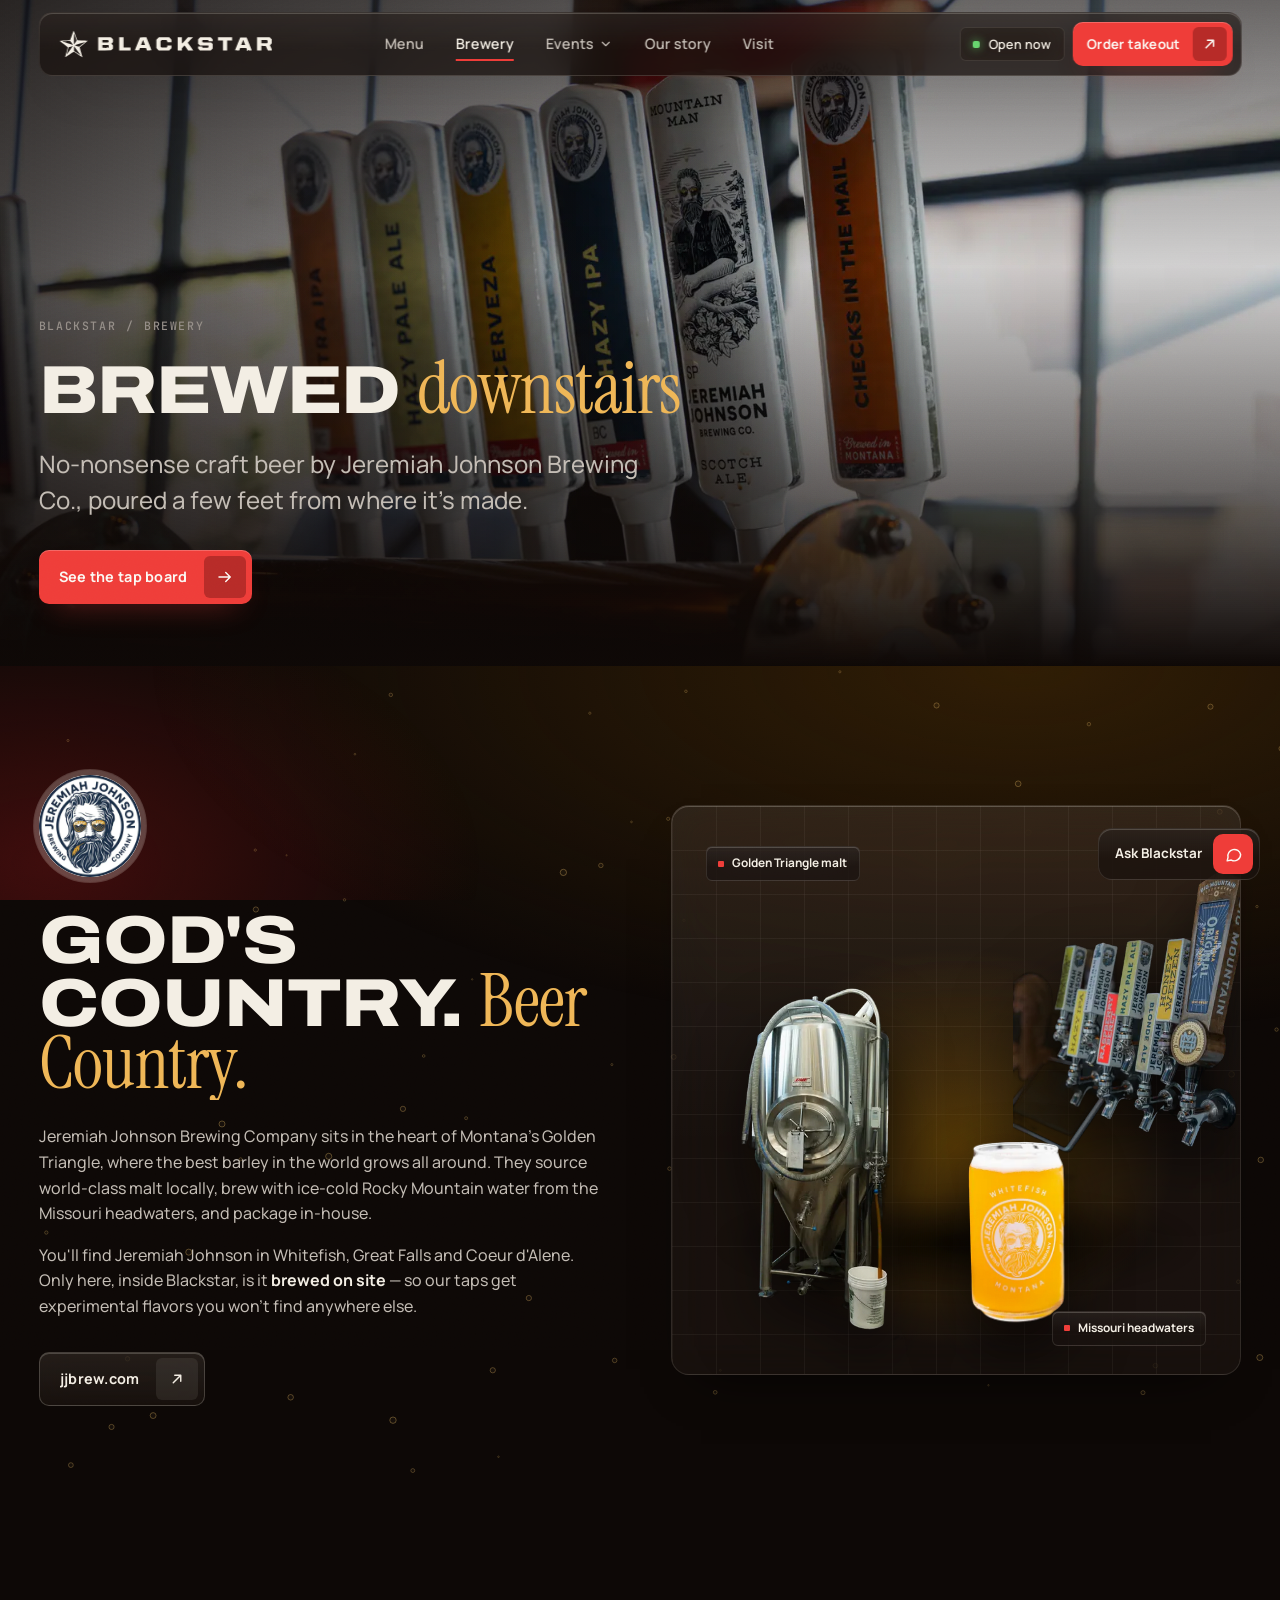
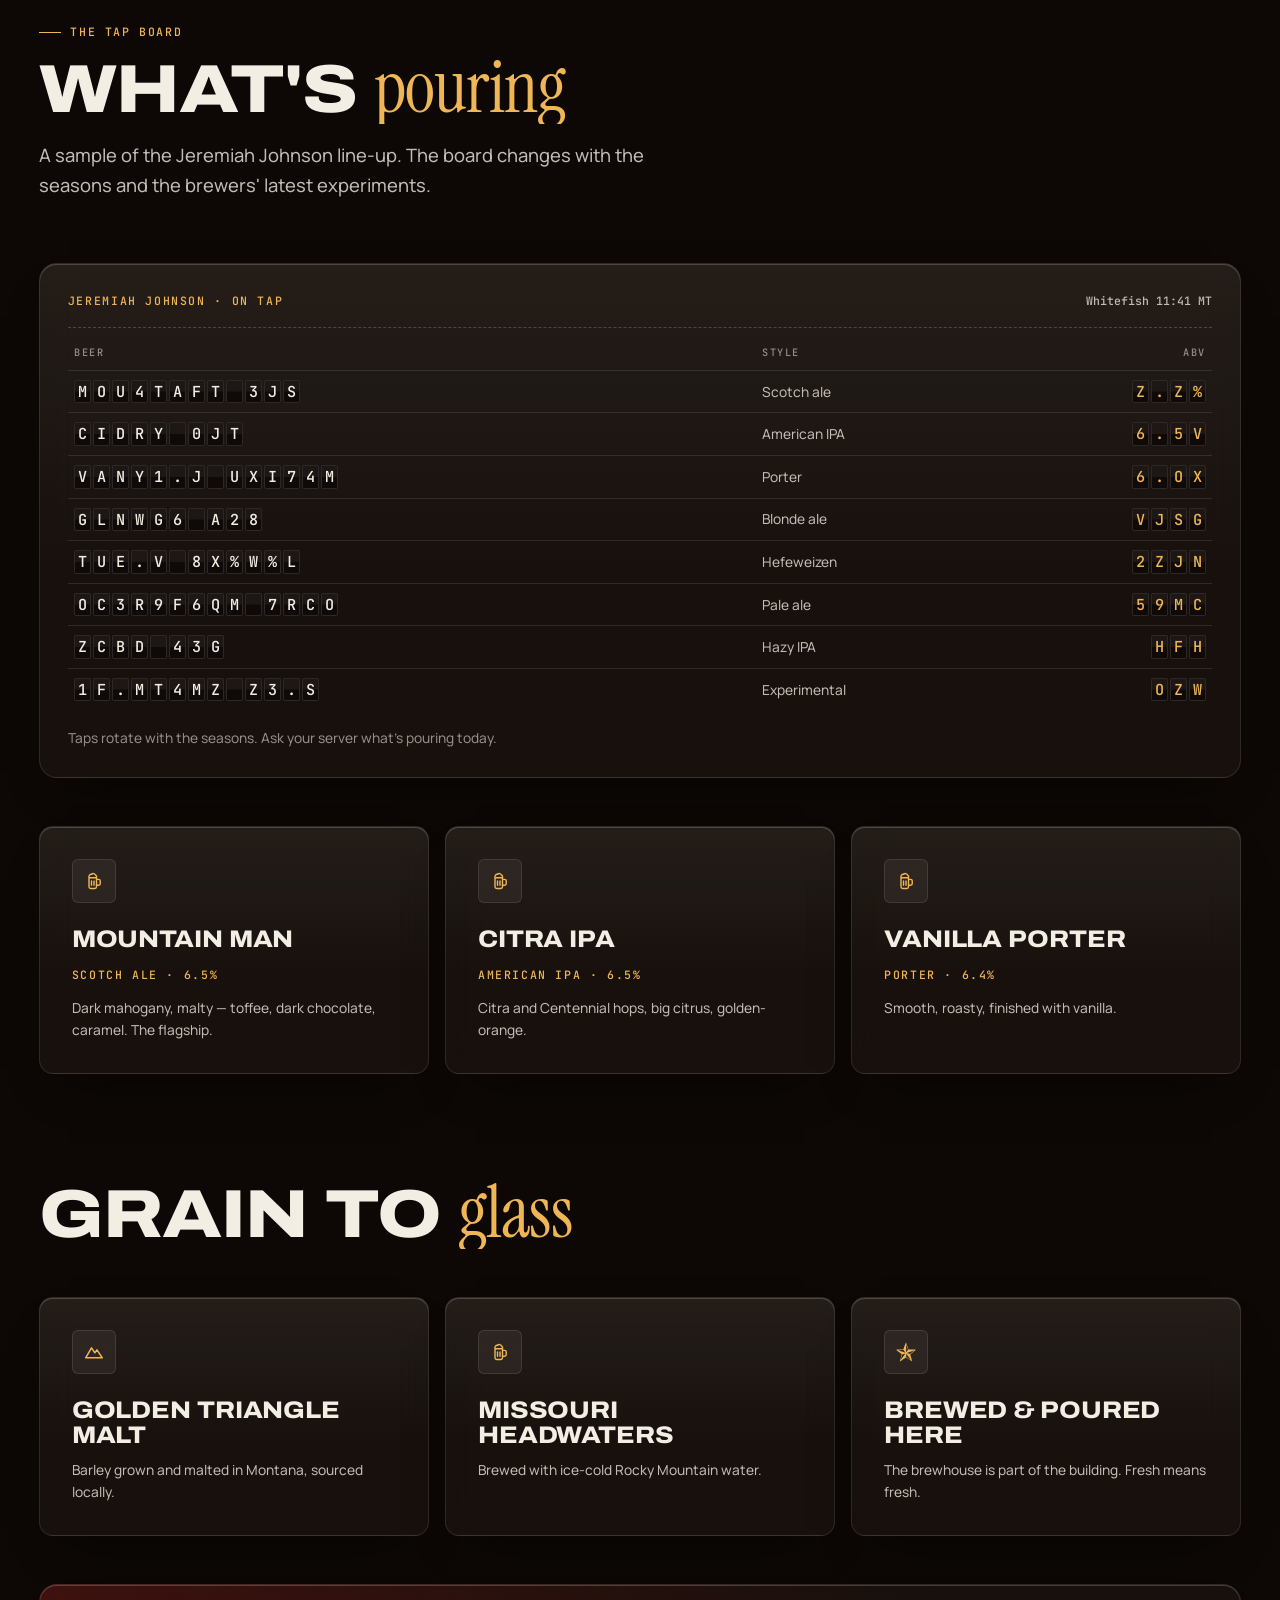
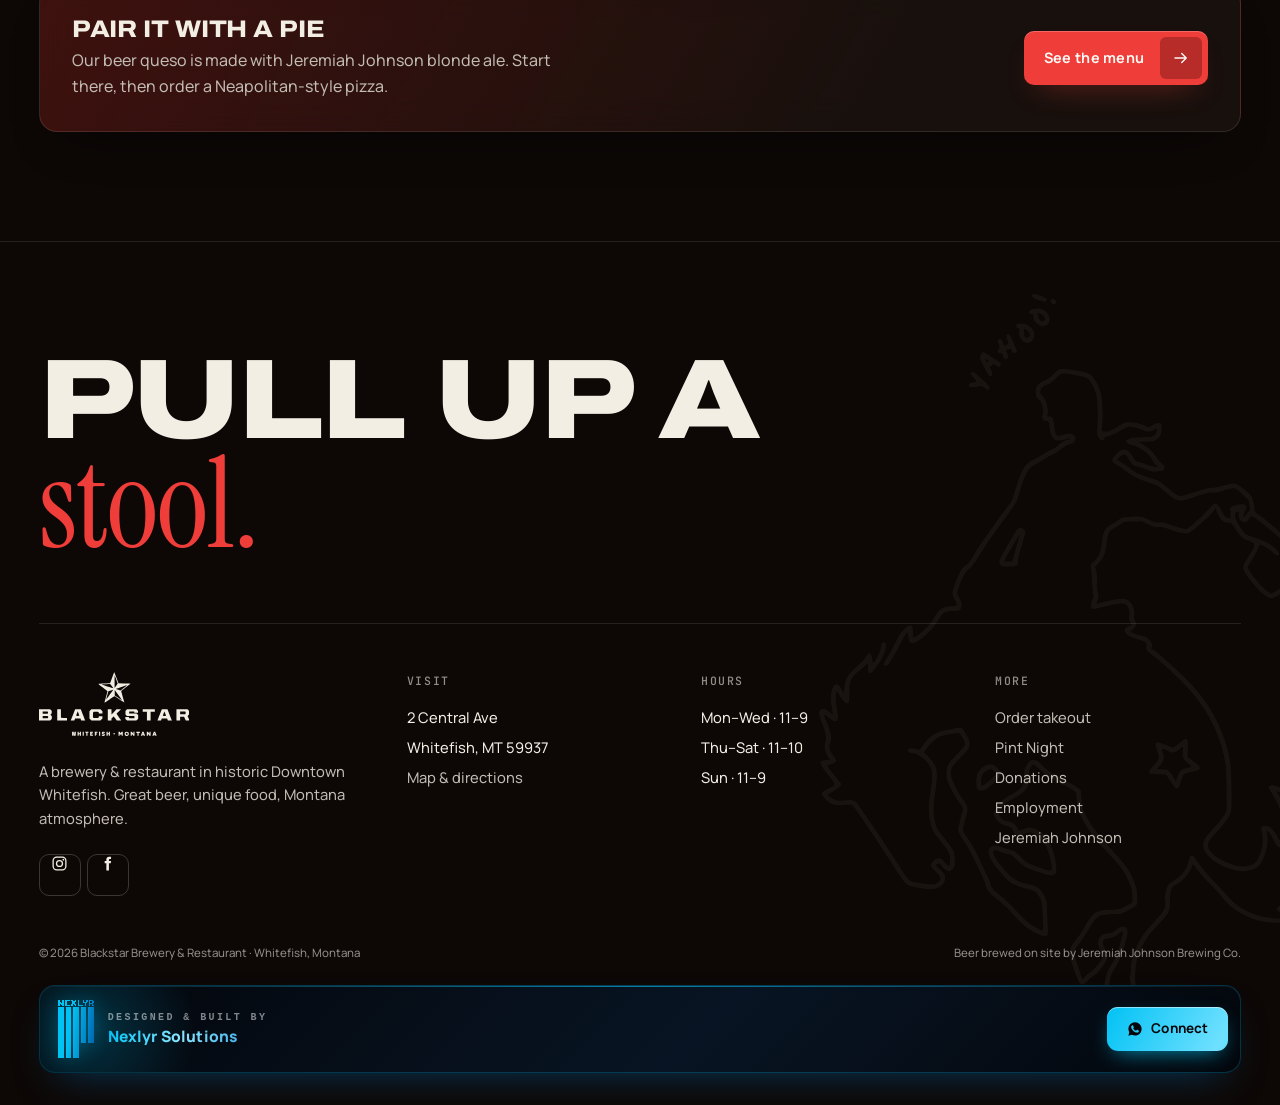
<file: brewery.html>
<!doctype html>
<html lang="en">
<head>
<meta charset="utf-8">
<meta name="viewport" content="width=device-width,initial-scale=1,viewport-fit=cover">
<title>The Brewery — Jeremiah Johnson Beer Brewed On Site | Blackstar Whitefish</title>
<meta name="description" content="Jeremiah Johnson Brewing Co. brews on site at Blackstar in Whitefish, Montana: Golden Triangle barley, Missouri headwaters water, and experimental beers you won't find anywhere else.">
<meta name="theme-color" content="#120e0c">
<link rel="canonical" href="https://blackstar.nexlyr.solutions/brewery">
<meta property="og:type" content="website"><meta property="og:site_name" content="Blackstar">
<meta property="og:title" content="The Brewery — Jeremiah Johnson Beer Brewed On Site | Blackstar Whitefish"><meta property="og:description" content="Jeremiah Johnson Brewing Co. brews on site at Blackstar in Whitefish, Montana: Golden Triangle barley, Missouri headwaters water, and experimental beers you won't find anywhere else.">
<meta property="og:url" content="https://blackstar.nexlyr.solutions/brewery">
<meta property="og:locale" content="en_US">
<meta property="og:image" content="https://blackstar.nexlyr.solutions/assets/og/brewery.jpg?v=e8fbaa5e"><meta property="og:image:secure_url" content="https://blackstar.nexlyr.solutions/assets/og/brewery.jpg?v=e8fbaa5e"><meta property="og:image:type" content="image/jpeg"><meta property="og:image:width" content="1200"><meta property="og:image:height" content="630"><meta property="og:image:alt" content="Blackstar Brewery & Restaurant, Whitefish, Montana">
<meta name="twitter:card" content="summary_large_image"><meta name="twitter:title" content="The Brewery — Jeremiah Johnson Beer Brewed On Site | Blackstar Whitefish"><meta name="twitter:description" content="Jeremiah Johnson Brewing Co. brews on site at Blackstar in Whitefish, Montana: Golden Triangle barley, Missouri headwaters water, and experimental beers you won't find anywhere else."><meta name="twitter:image" content="https://blackstar.nexlyr.solutions/assets/og/brewery.jpg?v=e8fbaa5e"><meta name="twitter:image:alt" content="Blackstar Brewery & Restaurant, Whitefish, Montana">
<link rel="icon" href="assets/brand/favicon.svg" type="image/svg+xml"><link rel="icon" href="assets/brand/favicon-32.png" sizes="32x32"><link rel="apple-touch-icon" href="assets/brand/apple-touch-icon.png">
<link rel="manifest" href="site.webmanifest">
<link rel="preload" href="assets/fonts/archivo-var.woff2" as="font" type="font/woff2" crossorigin>
<link rel="preload" href="assets/fonts/manrope-var.woff2" as="font" type="font/woff2" crossorigin>
<link rel="preload" as="image" type="image/webp" imagesrcset="assets/img/jeremiah-johnson-taps-480.webp 480w, assets/img/jeremiah-johnson-taps-960.webp 960w, assets/img/jeremiah-johnson-taps-1600.webp 1600w" imagesizes="100vw" fetchpriority="high">
<link rel="stylesheet" href="assets/css/tokens.css?v=ffd7d1bf">
<link rel="stylesheet" href="assets/css/site.css?v=4eea1d08">
<script>(function(d){d.classList.add('js');if(!matchMedia('(prefers-reduced-motion: reduce)').matches)d.classList.add('js-motion')})(document.documentElement)</script>
<script type="application/ld+json">{"@context":"https://schema.org","@type":["Restaurant","Brewery"],"name":"Blackstar","alternateName":"Blackstar Brewery & Restaurant","description":"Brewery and restaurant in historic Downtown Whitefish, Montana, with beer brewed on site by Jeremiah Johnson Brewing Co.","servesCuisine":["American","Pizza","Burgers"],"url":"https://blackstar.nexlyr.solutions/","image":"https://blackstar.nexlyr.solutions/assets/og/home.jpg","address":{"@type":"PostalAddress","streetAddress":"2 Central Ave","addressLocality":"Whitefish","addressRegion":"MT","postalCode":"59937","addressCountry":"US"},"geo":{"@type":"GeoCoordinates","latitude":48.4121,"longitude":-114.3376},"openingHoursSpecification":[{"@type":"OpeningHoursSpecification","dayOfWeek":["Monday","Tuesday","Wednesday","Sunday"],"opens":"11:00","closes":"21:00"},{"@type":"OpeningHoursSpecification","dayOfWeek":["Thursday","Friday","Saturday"],"opens":"11:00","closes":"22:00"}],"acceptsReservations":"False","hasMenu":"https://blackstar.nexlyr.solutions/menu","sameAs":["https://www.instagram.com/blackstarmontana/","https://www.facebook.com/blackstarmontana","https://www.blackstarmt.com/"]}</script>
</head>
<body data-page="brewery">
<a class="skip" href="#main">Skip to content</a>
<svg width="0" height="0" style="position:absolute" aria-hidden="true">
<symbol id="i-star" viewBox="0 0 227 218"><path d="M43.3 216.4C47.2 203.6 65.0 137.3 64.8 136.4C64.6 135.7 49.9 123.8 32.1 109.9C6.0 89.5 0.1 84.5 1.6 83.9C2.6 83.5 21.3 82.4 43.0 81.5C64.7 80.6 82.7 79.7 83.0 79.5C83.4 79.3 90.1 61.3 98.0 39.4C108.7 10.0 112.6 0.2 113.2 1.6C113.7 2.7 120.5 20.6 128.3 41.5L142.6 79.5L177.5 80.7C196.8 81.4 215.8 82.0 219.9 82.2L227.4 82.5L194.9 108.4C177.1 122.6 162.2 134.6 161.8 134.9C161.4 135.2 166.3 153.5 172.6 175.5C178.9 197.5 184.0 215.8 184.0 216.2C184.0 216.6 169.3 207.2 151.2 195.3C133.2 183.4 117.3 173.0 115.9 172.1C112.9 170.4 117.7 167.5 62.6 204.8C49.9 213.5 43.0 217.6 43.3 216.4ZM164.2 193.8C162.1 190.9 150.3 174.8 138.2 158.1L116.0 127.8L116.0 146.6L116.0 165.5L141.3 182.2C155.1 191.3 166.9 198.9 167.3 198.9C167.7 199.0 166.3 196.6 164.2 193.8ZM81.4 160.1C95.0 141.2 105.9 125.6 105.7 125.4C105.4 125.1 72.1 135.8 71.2 136.5C71.1 136.6 67.2 150.3 62.6 166.9C58.1 183.5 54.9 196.5 55.5 195.8C56.2 195.1 67.9 179.0 81.4 160.1ZM182.0 111.5C195.2 101.1 205.8 92.5 205.7 92.3C205.6 92.2 186.6 98.3 163.5 105.9C132.2 116.3 122.0 120.0 123.5 120.6C129.7 123.1 154.8 130.8 156.3 130.7C157.3 130.6 168.9 122.0 182.0 111.5ZM106.0 114.5C106.0 114.3 101.2 107.5 95.4 99.5C85.6 86.2 84.5 85.0 81.6 85.0C73.7 85.1 22.8 87.8 22.5 88.2C22.2 88.5 103.4 114.8 105.2 114.9C105.7 115.0 106.0 114.8 106.0 114.5ZM126.4 97.3C132.2 89.3 137.0 82.1 137.0 81.5C137.0 80.2 117.3 27.3 115.9 25.0C115.4 24.1 115.0 41.8 115.0 67.8C115.0 92.1 115.2 112.0 115.4 112.0C115.7 112.0 120.6 105.4 126.4 97.3Z" fill="currentColor"/></symbol>
<symbol id="i-arrow" viewBox="0 0 24 24"><path d="M4 12h15M13 6l6 6-6 6" fill="none" stroke="currentColor" stroke-width="1.9" stroke-linecap="round" stroke-linejoin="round"/></symbol>
<symbol id="i-ext" viewBox="0 0 24 24"><path d="M7 17 17 7M9 7h8v8" fill="none" stroke="currentColor" stroke-width="1.9" stroke-linecap="round" stroke-linejoin="round"/></symbol>
<symbol id="i-down" viewBox="0 0 24 24"><path d="m6 9 6 6 6-6" fill="none" stroke="currentColor" stroke-width="2" stroke-linecap="round" stroke-linejoin="round"/></symbol>
<symbol id="i-left" viewBox="0 0 24 24"><path d="M15 6l-6 6 6 6" fill="none" stroke="currentColor" stroke-width="2" stroke-linecap="round" stroke-linejoin="round"/></symbol>
<symbol id="i-right" viewBox="0 0 24 24"><path d="M9 6l6 6-6 6" fill="none" stroke="currentColor" stroke-width="2" stroke-linecap="round" stroke-linejoin="round"/></symbol>
<symbol id="i-ig" viewBox="0 0 24 24"><rect x="3" y="3" width="18" height="18" rx="5" fill="none" stroke="currentColor" stroke-width="1.8"/><circle cx="12" cy="12" r="4.2" fill="none" stroke="currentColor" stroke-width="1.8"/><circle cx="17.4" cy="6.6" r="1.2" fill="currentColor"/></symbol>
<symbol id="i-fb" viewBox="0 0 24 24"><path d="M14 8.5V6.8c0-.8.5-1.3 1.3-1.3H17V2.3h-2.6C11.7 2.3 10.4 4 10.4 6.4v2.1H8v3.3h2.4V22H14V11.8h2.6l.5-3.3H14z" fill="currentColor"/></symbol>
<symbol id="i-pin" viewBox="0 0 24 24"><path d="M12 21s-7-6.2-7-11.5A7 7 0 0 1 19 9.5C19 14.8 12 21 12 21z" fill="none" stroke="currentColor" stroke-width="1.8"/><circle cx="12" cy="9.5" r="2.5" fill="currentColor"/></symbol>
<symbol id="i-clock" viewBox="0 0 24 24"><circle cx="12" cy="12" r="9" fill="none" stroke="currentColor" stroke-width="1.8"/><path d="M12 7v5l3 2" fill="none" stroke="currentColor" stroke-width="1.8" stroke-linecap="round"/></symbol>
<symbol id="i-beer" viewBox="0 0 24 24"><path d="M6 8h9v11a2 2 0 0 1-2 2H8a2 2 0 0 1-2-2V8zM15 10h2.5a2 2 0 0 1 2 2v3a2 2 0 0 1-2 2H15M6 8a3 3 0 0 1 3-4 3 3 0 0 1 5 1 2.5 2.5 0 0 1 1 3" fill="none" stroke="currentColor" stroke-width="1.7" stroke-linejoin="round"/><path d="M9 12v5M12 12v5" stroke="currentColor" stroke-width="1.7" stroke-linecap="round"/></symbol>
<symbol id="i-cal" viewBox="0 0 24 24"><rect x="3.5" y="5" width="17" height="15" rx="2.5" fill="none" stroke="currentColor" stroke-width="1.8"/><path d="M3.5 10h17M8 3v4M16 3v4" stroke="currentColor" stroke-width="1.8" stroke-linecap="round"/></symbol>
<symbol id="i-users" viewBox="0 0 24 24"><circle cx="9" cy="8" r="3.4" fill="none" stroke="currentColor" stroke-width="1.8"/><path d="M2.5 20c.6-3.6 3.2-5.6 6.5-5.6s5.9 2 6.5 5.6M16 4.8a3.3 3.3 0 0 1 0 6.4M18 14.6c2 .6 3.2 2.4 3.5 5.4" fill="none" stroke="currentColor" stroke-width="1.8" stroke-linecap="round"/></symbol>
<symbol id="i-chat" viewBox="0 0 24 24"><path d="M21 12a8 8 0 0 1-11.8 7L4 20l1.1-4.5A8 8 0 1 1 21 12Z" fill="none" stroke="currentColor" stroke-width="1.8" stroke-linejoin="round"/></symbol>
<symbol id="i-send" viewBox="0 0 24 24"><path d="M4 12 20 4l-6 16-3-7-7-1z" fill="none" stroke="currentColor" stroke-width="1.8" stroke-linejoin="round"/></symbol>
<symbol id="i-x" viewBox="0 0 24 24"><path d="M6 6l12 12M18 6 6 18" stroke="currentColor" stroke-width="2" stroke-linecap="round"/></symbol>
<symbol id="i-ticket" viewBox="0 0 24 24"><path d="M3 8a2 2 0 0 0 2-2h14a2 2 0 0 0 2 2v2a2 2 0 0 0 0 4v2a2 2 0 0 0-2 2H5a2 2 0 0 0-2-2v-2a2 2 0 0 0 0-4V8z" fill="none" stroke="currentColor" stroke-width="1.8" stroke-linejoin="round"/><path d="M14 6v12" stroke="currentColor" stroke-width="1.6" stroke-dasharray="2 2"/></symbol>
<symbol id="i-heart" viewBox="0 0 24 24"><path d="M12 20s-8-4.7-8-10.5A4.5 4.5 0 0 1 12 7a4.5 4.5 0 0 1 8 2.5C20 15.3 12 20 12 20z" fill="none" stroke="currentColor" stroke-width="1.8" stroke-linejoin="round"/></symbol>
<symbol id="i-brief" viewBox="0 0 24 24"><rect x="3" y="7" width="18" height="13" rx="2.5" fill="none" stroke="currentColor" stroke-width="1.8"/><path d="M9 7V5.5A1.5 1.5 0 0 1 10.5 4h3A1.5 1.5 0 0 1 15 5.5V7M3 12h18" fill="none" stroke="currentColor" stroke-width="1.8"/></symbol>
<symbol id="i-pizza" viewBox="0 0 24 24"><path d="M12 21 3.5 5.5a14 14 0 0 1 17 0L12 21z" fill="none" stroke="currentColor" stroke-width="1.8" stroke-linejoin="round"/><circle cx="10" cy="9" r="1.3" fill="currentColor"/><circle cx="14" cy="12" r="1.3" fill="currentColor"/></symbol>
<symbol id="i-bag" viewBox="0 0 24 24"><path d="M5 8h14l-1 12H6L5 8z" fill="none" stroke="currentColor" stroke-width="1.8" stroke-linejoin="round"/><path d="M9 10V6.5a3 3 0 0 1 6 0V10" fill="none" stroke="currentColor" stroke-width="1.8" stroke-linecap="round"/></symbol>
<symbol id="i-swipe" viewBox="0 0 24 24"><path d="M4 12h16M15 7l5 5-5 5M9 7l-5 5 5 5" fill="none" stroke="currentColor" stroke-width="1.7" stroke-linecap="round" stroke-linejoin="round"/></symbol>
<symbol id="i-mtn" viewBox="0 0 24 24"><path d="M2 19 9 7l4 6 2.5-3.5L22 19H2z" fill="none" stroke="currentColor" stroke-width="1.8" stroke-linejoin="round"/></symbol>
</svg>
<div class="grain" aria-hidden="true"></div>
<i class="progress" aria-hidden="true"></i>
<header class="nav glass glass--strong" role="banner">
  <a class="brand" href="index.html" aria-label="Blackstar home"><svg class="brand__star" viewBox="0 0 227 218" aria-hidden="true"><use href="#i-star"/></svg><svg class="brand__word" viewBox="326 84 1122 90" aria-hidden="true"><path d="M45.3 219.4C45.6 218.3 50.4 200.8 56.0 180.5C61.5 160.2 66.5 142.3 67.0 140.8C67.8 138.2 66.8 137.4 34.1 111.8C15.5 97.3 0.4 85.4 0.5 85.2C0.7 85.0 19.9 84.0 43.1 82.9C66.4 81.8 85.6 80.7 85.8 80.6C85.9 80.4 92.6 62.3 100.6 40.4C108.5 18.5 115.2 0.4 115.4 0.3C115.6 0.1 122.4 17.7 130.5 39.4C138.7 61.1 145.6 79.3 145.9 79.8C146.2 80.3 165.2 81.3 188.0 82.0C210.8 82.7 229.8 83.6 230.3 83.9C230.7 84.3 217.0 95.8 199.8 109.6C182.6 123.3 167.8 135.2 166.7 136.0C164.9 137.5 165.2 138.8 176.4 177.9C182.8 200.1 187.9 218.7 187.8 219.1C187.6 219.5 171.5 209.4 152.0 196.5C132.5 183.7 116.1 173.4 115.5 173.7C115.0 174.1 99.4 184.5 81.0 197.0C40.9 224.1 44.7 221.7 45.3 219.4ZM145.4 165.8C131.3 146.4 119.5 130.3 119.4 130.1C119.2 129.9 119.0 138.3 119.0 148.7L119.0 167.8L144.7 184.9C158.9 194.2 170.6 201.7 170.8 201.5C171.0 201.3 159.6 185.2 145.4 165.8ZM83.9 162.6C97.7 143.3 108.8 127.4 108.5 127.2C108.3 127.0 100.3 129.4 90.7 132.6L73.3 138.4L65.6 166.4C56.2 200.9 56.5 199.8 57.8 198.5C58.3 197.9 70.1 181.8 83.9 162.6ZM329.0 128.0L329.0 86.0L369.8 86.0L410.5 86.1L417.2 92.5L424.0 99.0L424.0 107.7L424.0 116.4L418.5 122.0L413.0 127.6L418.5 133.0L424.0 138.4L424.0 148.3L424.0 158.3L417.8 164.1L411.5 169.9L370.2 170.0L329.0 170.0L329.0 128.0ZM464.0 128.0L464.0 86.0L478.0 86.0L492.0 86.0L492.0 118.5L492.0 151.0L514.5 151.0L537.0 151.0L537.0 160.5L537.0 170.0L500.5 170.0L464.0 170.0L464.0 128.0ZM565.0 169.2C565.0 168.8 572.3 150.1 581.3 127.5L597.6 86.5L618.2 86.2L638.8 86.0L655.4 127.5C664.5 150.3 672.0 169.2 672.0 169.5C672.0 169.8 665.3 170.0 657.1 170.0L642.2 170.0L639.5 162.5L636.7 155.0L616.9 155.0L597.1 155.0L595.2 160.2C594.1 163.1 592.9 166.5 592.6 167.8C591.9 169.9 591.5 170.0 578.4 170.0C571.0 170.0 565.0 169.7 565.0 169.2ZM710.2 162.7L703.0 155.5L703.0 128.5L703.0 101.5L710.8 93.7L718.5 86.0L752.0 86.0L785.5 86.1L792.8 93.9L800.0 101.8L800.0 109.9L800.0 118.0L786.5 118.0L773.0 118.0L773.0 113.7C773.0 110.3 772.4 108.8 770.2 106.7C767.4 104.0 767.3 104.0 752.1 104.0L736.8 104.0L733.4 107.4L730.0 110.8L730.0 128.3C730.0 145.7 730.0 145.9 732.6 148.9L735.2 152.0L751.9 152.0C768.1 152.0 768.7 151.9 770.8 149.7C772.4 148.0 773.0 146.1 773.0 142.7L773.0 138.0L786.5 138.0L800.0 138.0L800.0 146.8L800.0 155.6L792.7 162.8L785.5 170.0L751.5 170.0L717.4 170.0L710.2 162.7ZM840.0 128.0L840.0 86.0L853.5 86.0L867.0 86.0L867.0 106.0C867.0 117.0 867.3 126.0 867.8 125.9C868.2 125.9 876.8 116.9 887.0 105.9L905.5 86.1L922.0 86.0L938.5 86.0L930.5 94.2C926.1 98.8 918.5 106.6 913.6 111.6L904.8 120.8L922.4 145.4L940.0 170.0L923.2 170.0L906.5 170.0L895.6 154.5C889.6 146.0 884.4 139.0 883.9 139.0C883.5 139.0 879.6 142.9 875.1 147.8L867.1 156.5L867.0 163.2L867.0 170.0L853.5 170.0L840.0 170.0L840.0 128.0ZM976.7 164.2L971.0 158.4L971.0 151.7L971.0 145.0L984.5 145.0L998.0 145.0L998.0 147.8C998.0 152.7 999.0 153.0 1018.1 153.0C1032.1 153.0 1036.0 152.7 1036.9 151.6C1037.6 150.7 1038.0 147.8 1037.8 144.3L1037.5 138.5L1010.0 138.2L982.5 138.0L976.8 132.3L971.0 126.6L971.0 113.0L971.0 99.4L977.8 92.7L984.6 86.0L1018.2 86.0L1051.8 86.0L1058.4 92.8L1065.0 99.5L1065.0 105.8L1065.0 112.0L1051.5 112.0L1038.0 112.0L1038.0 109.2C1038.0 107.7 1037.5 105.9 1036.8 105.2C1035.1 103.5 1000.9 103.5 999.2 105.2C998.5 105.9 998.0 108.7 998.0 111.5C998.0 114.3 998.5 117.1 999.2 117.8C1000.1 118.7 1007.8 119.0 1027.5 119.0L1054.6 119.0L1059.8 124.3L1065.0 129.6L1065.0 143.6L1065.0 157.6L1058.7 163.8L1052.4 170.0L1017.4 170.0L982.4 170.0L976.7 164.2ZM1131.0 138.0L1131.0 106.0L1115.0 106.0L1099.0 106.0L1099.0 96.0L1099.0 86.0L1144.5 86.0L1190.0 86.0L1190.0 96.0L1190.0 106.0L1174.0 106.0L1158.0 106.0L1158.0 138.0L1158.0 170.0L1144.5 170.0L1131.0 170.0L1131.0 138.0ZM1209.0 169.2C1209.0 168.8 1216.4 150.1 1225.4 127.5L1241.8 86.5L1262.5 86.5L1283.3 86.5L1299.1 126.4C1307.8 148.4 1315.2 167.1 1315.6 168.2C1316.1 169.9 1315.2 170.0 1301.1 170.0C1286.5 170.0 1286.1 170.0 1285.4 167.8C1285.1 166.5 1283.9 163.1 1282.8 160.2L1280.9 155.0L1261.1 155.0L1241.3 155.0L1238.5 162.5L1235.8 170.0L1222.4 170.0C1215.0 170.0 1209.0 169.7 1209.0 169.2ZM1350.0 128.0L1350.0 86.0L1390.8 86.0L1431.6 86.0L1438.8 93.3L1446.0 100.5L1446.0 112.0L1446.0 123.4L1439.4 130.1L1432.9 136.7L1439.1 150.1C1442.5 157.5 1445.9 165.0 1446.6 166.8L1448.0 170.0L1433.7 170.0L1419.3 170.0L1412.9 155.8L1406.4 141.5L1392.2 141.2L1378.0 140.9L1378.0 155.5L1378.0 170.0L1364.0 170.0L1350.0 170.0L1350.0 128.0ZM394.7 151.8C396.5 150.1 397.0 148.6 397.0 144.7C397.0 136.1 396.7 136.0 374.8 136.0L356.0 136.0L356.0 144.3C356.0 148.9 356.3 153.0 356.7 153.3C357.0 153.7 365.2 154.0 374.9 154.0C391.5 154.0 392.5 153.9 394.7 151.8ZM623.6 119.1C620.2 109.7 617.2 102.4 616.8 102.8C616.4 103.2 613.9 109.6 611.1 117.0C608.4 124.4 605.7 131.7 605.1 133.2L604.0 136.0L616.9 136.0L629.7 136.0L623.6 119.1ZM1270.4 126.2C1268.4 120.9 1265.6 113.2 1264.2 109.2C1262.8 105.2 1261.3 102.3 1260.9 102.7C1260.6 103.2 1257.6 110.8 1254.3 119.8L1248.3 136.0L1261.1 136.0L1273.9 136.0L1270.4 126.2ZM185.2 113.9C198.3 103.4 208.9 94.6 208.7 94.3C208.4 94.1 189.5 100.1 166.6 107.6C143.8 115.2 125.3 121.6 125.6 121.9C126.3 122.7 158.1 132.8 159.9 132.9C160.6 133.0 172.0 124.4 185.2 113.9ZM1416.2 122.3C1419.0 119.8 1418.8 108.5 1415.8 105.3C1413.7 103.1 1413.2 103.0 1395.8 103.0L1378.0 103.0L1378.0 113.5L1378.0 124.0L1396.2 124.0C1411.7 124.0 1414.6 123.8 1416.2 122.3ZM394.8 117.8C396.6 116.0 396.3 107.0 394.3 104.8C392.9 103.2 390.8 103.0 374.3 103.0L356.0 103.0L356.0 111.0L356.0 119.0L374.8 119.0C388.1 119.0 394.0 118.6 394.8 117.8ZM109.0 116.5C109.0 115.8 88.1 87.2 87.1 86.6C86.4 86.1 23.8 88.8 23.3 89.4C23.1 89.6 106.5 116.6 108.2 116.9C108.7 116.9 109.0 116.8 109.0 116.5ZM130.2 98.0L140.9 83.1L129.9 53.9C123.9 37.8 118.7 24.4 118.5 24.1C118.2 23.9 118.0 43.8 118.0 68.3C118.0 92.9 118.3 113.0 118.8 113.0C119.2 113.0 124.3 106.2 130.2 98.0Z" fill="currentColor"/></svg></a>
  <nav class="nav__links" aria-label="Main">
    <a href="menu.html">Menu</a>
    <a href="brewery.html" aria-current="page">Brewery</a>
    <div class="nav__dd">
      <button type="button" aria-expanded="false" aria-haspopup="true">Events <svg width="20" height="20" aria-hidden="true"><use href="#i-down"/></svg></button>
      <div class="dd glass glass--strong" role="menu">
        <a href="events.html" role="menuitem"><span class="ic"><svg width="20" height="20" aria-hidden="true"><use href="#i-users"/></svg></span><b>Private events</b><small>Groups of 30+, three floors</small><svg width="20" height="20" aria-hidden="true"><use href="#i-arrow"/></svg></a>
        <a href="events.html#pint-night" role="menuitem"><span class="ic"><svg width="20" height="20" aria-hidden="true"><use href="#i-ticket"/></svg></span><b>Pint Night</b><small>Community fundraisers</small><svg width="20" height="20" aria-hidden="true"><use href="#i-arrow"/></svg></a>
        <a href="events.html#faq" role="menuitem"><span class="ic"><svg width="20" height="20" aria-hidden="true"><use href="#i-cal"/></svg></span><b>Reservations FAQ</b><small>Summer & holiday policy</small><svg width="20" height="20" aria-hidden="true"><use href="#i-arrow"/></svg></a>
      </div>
    </div>
    <a href="story.html">Our story</a>
    <a href="visit.html">Visit</a>
  </nav>
  <div class="nav__r">
    <span class="status" data-open data-short><i class="dot"></i><span data-open-txt>Hours</span></span>
    <a class="btn btn--primary btn--sm btn--ext" href="https://order.toasttab.com/online/blackstarmt" target="_blank" rel="noopener" data-magnetic><span class="btn__t"><span data-t="Order takeout">Order takeout</span></span><span class="btn__i"><svg width="20" height="20" aria-hidden="true"><use href="#i-ext"/></svg></span></a>
    <button class="burger" type="button" aria-expanded="false" aria-controls="msheet" aria-label="Open menu"><i></i><i></i><i></i></button>
  </div>
</header>
<div class="scrim" aria-hidden="true"></div>
<div class="msheet glass glass--strong" id="msheet" role="dialog" aria-label="Site menu">
  <nav class="msheet__grid" aria-label="Mobile">
    <a class="mtile" href="index.html"><span class="ic"><svg width="20" height="20" aria-hidden="true"><use href="#i-star"/></svg><small>01</small></span><span><b>Home</b><span class="m">Start here</span></span></a>
    <a class="mtile" href="menu.html"><span class="ic"><svg width="20" height="20" aria-hidden="true"><use href="#i-pizza"/></svg><small>02</small></span><span><b>Menu</b><span class="m">Pizza · burgers · bar food</span></span></a>
    <a class="mtile" href="brewery.html" aria-current="page"><span class="ic"><svg width="20" height="20" aria-hidden="true"><use href="#i-beer"/></svg><small>03</small></span><span><b>Brewery</b><span class="m">Brewed on site</span></span></a>
    <a class="mtile" href="events.html"><span class="ic"><svg width="20" height="20" aria-hidden="true"><use href="#i-users"/></svg><small>04</small></span><span><b>Events</b><span class="m">Groups of 30+</span></span></a>
    <a class="mtile" href="story.html"><span class="ic"><svg width="20" height="20" aria-hidden="true"><use href="#i-mtn"/></svg><small>05</small></span><span><b>Our story</b><span class="m">Since 1994</span></span></a>
    <a class="mtile" href="visit.html"><span class="ic"><svg width="20" height="20" aria-hidden="true"><use href="#i-pin"/></svg><small>06</small></span><span><b>Visit</b><span class="m">2 Central Ave</span></span></a>
  </nav>
  <div class="msheet__foot">
    <span class="status" data-open><i class="dot"></i><span data-open-txt>Hours</span></span>
    <a class="btn btn--primary btn--sm btn--ext" href="https://order.toasttab.com/online/blackstarmt" target="_blank" rel="noopener" data-magnetic><span class="btn__t"><span data-t="Order takeout">Order takeout</span></span><span class="btn__i"><svg width="20" height="20" aria-hidden="true"><use href="#i-ext"/></svg></span></a>
  </div>
</div>
<nav class="dock glass glass--strong" aria-label="Quick actions">
  <a href="index.html"><svg width="20" height="20" aria-hidden="true"><use href="#i-star"/></svg><span>Home</span></a>
  <a href="menu.html"><svg width="20" height="20" aria-hidden="true"><use href="#i-pizza"/></svg><span>Menu</span></a>
  <a class="dock__order" href="https://order.toasttab.com/online/blackstarmt" target="_blank" rel="noopener"><span class="ic"><svg width="20" height="20" aria-hidden="true"><use href="#i-bag"/></svg></span><span>Order</span></a>
  <a href="events.html"><svg width="20" height="20" aria-hidden="true"><use href="#i-users"/></svg><span>Events</span></a>
  <button type="button" data-chat-open aria-expanded="false" aria-controls="chat"><svg width="20" height="20" aria-hidden="true"><use href="#i-chat"/></svg><span>Ask</span></button>
</nav>

<main id="main">
<section class="phero">
  <div class="hero__media"><img src="assets/img/jeremiah-johnson-taps-1600.webp" srcset="assets/img/jeremiah-johnson-taps-480.webp 480w, assets/img/jeremiah-johnson-taps-960.webp 960w, assets/img/jeremiah-johnson-taps-1600.webp 1600w" sizes="100vw" width="1600" height="1066" alt="" fetchpriority="high" decoding="async" style="background:rgb(248,248,248)"></div>
  <div class="wrap hero__inner">
    <p class="crumbs mono"><a href="index.html">Blackstar</a><span aria-hidden="true">/</span><span>Brewery</span></p>
    <h1 class="display">Brewed <span class="serif">downstairs</span></h1>
    <p class="lede">No-nonsense craft beer by Jeremiah Johnson Brewing Co., poured a few feet from where it's made.</p>
    <div class="btn-row" style="margin-top:var(--space-lg)"><a class="btn btn--primary" href="#taps" data-magnetic><span class="btn__t"><span data-t="See the tap board">See the tap board</span></span><span class="btn__i"><svg width="20" height="20" aria-hidden="true"><use href="#i-arrow"/></svg></span></a></div>
  </div>
</section>
<section class="section brew" aria-labelledby="gc-h">
  <canvas class="bubbles" aria-hidden="true"></canvas>
  <div class="wrap brew__grid">
    <div>
      <div class="seal rv"><img src="assets/img/jeremiah-johnson-logo-480.webp" srcset="assets/img/jeremiah-johnson-logo-480.webp 480w, assets/img/jeremiah-johnson-logo-960.webp 960w" sizes="112px" width="480" height="480" alt="Jeremiah Johnson Brewing Company logo" loading="lazy" decoding="async" style="background:rgb(248,248,248)"></div>
      <h2 id="gc-h" class="display h2 rv-line"><span>God's Country. <span class="serif">Beer Country.</span></span></h2>
      <div class="prose rv" style="margin-top:var(--space-md)">
        <p>Jeremiah Johnson Brewing Company sits in the heart of Montana's Golden Triangle, where the best barley in the world grows all around. They source world-class malt locally, brew with ice-cold Rocky Mountain water from the Missouri headwaters, and package in-house.</p>
        <p>You'll find Jeremiah Johnson in Whitefish, Great Falls and Coeur d'Alene. Only here, inside Blackstar, is it <strong>brewed on site</strong> — so our taps get experimental flavors you won't find anywhere else.</p>
      </div>
      <div class="btn-row rv" style="margin-top:var(--space-lg)"><a class="btn btn--glass btn--ext" href="https://www.jjbrew.com/" target="_blank" rel="noopener" data-magnetic><span class="btn__t"><span data-t="jjbrew.com">jjbrew.com</span></span><span class="btn__i"><svg width="20" height="20" aria-hidden="true"><use href="#i-ext"/></svg></span></a></div>
    </div>
    <div class="stage stage--brew glass rv" data-stage aria-hidden="true">
      <span class="stage__floor"></span>
      <div class="stage__item s-ferm" data-depth="14"><div class="float float--b"><img src="assets/img/cut-fermenter-800.webp" srcset="assets/img/cut-fermenter-400.webp 400w, assets/img/cut-fermenter-800.webp 800w" sizes="(max-width:960px) 45vw, 22vw" alt="" loading="lazy" decoding="async"></div></div>
      <div class="stage__item s-taps" data-depth="22"><img src="assets/img/cut-taps-800.webp" srcset="assets/img/cut-taps-400.webp 400w, assets/img/cut-taps-800.webp 800w" sizes="(max-width:960px) 45vw, 22vw" alt="" loading="lazy" decoding="async"></div>
      <div class="stage__item s-can" data-depth="34"><div class="float"><img src="assets/img/cut-can-glass-400.webp" srcset="assets/img/cut-can-glass-400.webp 400w, assets/img/cut-can-glass-800.webp 800w" sizes="(max-width:960px) 45vw, 22vw" alt="" loading="lazy" decoding="async"></div></div>
      <span class="stage__label glass glass--strong l1"><i></i>Golden Triangle malt</span>
      <span class="stage__label glass glass--strong l2"><i></i>Missouri headwaters</span>
    </div>
  </div>
</section>
<section class="section" id="taps" aria-labelledby="taps-h">
  <div class="wrap">
    <div class="head"><p class="kicker mono rv">The tap board</p><h2 id="taps-h" class="display h2 rv-line"><span>What's <span class="serif">pouring</span></span></h2><p class="body-lg rv">A sample of the Jeremiah Johnson line-up. The board changes with the seasons and the brewers' latest experiments.</p></div>
    <div class="board glass rv" role="region" aria-label="Sample tap list">
  <div class="board__top"><span class="mono">Jeremiah Johnson · On tap</span><span class="board__clock" data-clock>Whitefish MT</span></div>
  <table>
    <thead><tr><th scope="col">Beer</th><th scope="col" class="style">Style</th><th scope="col" class="num">ABV</th></tr></thead>
    <tbody><tr><td><span class="flap ink" data-text="Mountain Man"></span></td><td class="style">Scotch ale</td><td class="num"><span class="flap" data-text="6.5%"></span></td></tr><tr><td><span class="flap ink" data-text="Citra IPA"></span></td><td class="style">American IPA</td><td class="num"><span class="flap" data-text="6.5%"></span></td></tr><tr><td><span class="flap ink" data-text="Vanilla Porter"></span></td><td class="style">Porter</td><td class="num"><span class="flap" data-text="6.4%"></span></td></tr><tr><td><span class="flap ink" data-text="Blonde Ale"></span></td><td class="style">Blonde ale</td><td class="num"><span class="flap" data-text="5.4%"></span></td></tr><tr><td><span class="flap ink" data-text="Honey Weizen"></span></td><td class="style">Hefeweizen</td><td class="num"><span class="flap" data-text="5.4%"></span></td></tr><tr><td><span class="flap ink" data-text="Panhandle Pale"></span></td><td class="style">Pale ale</td><td class="num"><span class="flap" data-text="5.4%"></span></td></tr><tr><td><span class="flap ink" data-text="Hazy IPA"></span></td><td class="style">Hazy IPA</td><td class="num"><span class="flap" data-text="ASK"></span></td></tr><tr><td><span class="flap ink" data-text="Brewer's pick"></span></td><td class="style">Experimental</td><td class="num"><span class="flap" data-text="ASK"></span></td></tr></tbody>
  </table>
  <p class="board__note">Taps rotate with the seasons. Ask your server what's pouring today.</p>
</div>
    <div style="margin-top:var(--space-xl)"><p class="hs-hint mono"><svg width="20" height="20" aria-hidden="true"><use href="#i-swipe"/></svg>Swipe</p><div class="cards3 hs">
      <article class="card glass rv" style="--d:0"><span class="ic"><svg width="20" height="20" aria-hidden="true"><use href="#i-beer"/></svg></span><h3 class="h4">Mountain Man</h3><p><span class="mono gold">Scotch ale · 6.5%</span></p><p>Dark mahogany, malty — toffee, dark chocolate, caramel. The flagship.</p></article><article class="card glass rv" style="--d:1"><span class="ic"><svg width="20" height="20" aria-hidden="true"><use href="#i-beer"/></svg></span><h3 class="h4">Citra IPA</h3><p><span class="mono gold">American IPA · 6.5%</span></p><p>Citra and Centennial hops, big citrus, golden-orange.</p></article><article class="card glass rv" style="--d:2"><span class="ic"><svg width="20" height="20" aria-hidden="true"><use href="#i-beer"/></svg></span><h3 class="h4">Vanilla Porter</h3><p><span class="mono gold">Porter · 6.4%</span></p><p>Smooth, roasty, finished with vanilla.</p></article>
    </div></div>
  </div>
</section>
<section class="section section--tight" aria-labelledby="proc-h">
  <div class="wrap">
    <div class="head"><h2 id="proc-h" class="display h2 rv-line"><span>Grain to <span class="serif">glass</span></span></h2></div>
    <p class="hs-hint mono"><svg width="20" height="20" aria-hidden="true"><use href="#i-swipe"/></svg>Swipe</p>
    <div class="cards3 hs">
      <article class="card glass rv"><span class="ic"><svg width="20" height="20" aria-hidden="true"><use href="#i-mtn"/></svg></span><h3 class="h4">Golden Triangle malt</h3><p>Barley grown and malted in Montana, sourced locally.</p></article>
      <article class="card glass rv" style="--d:1"><span class="ic"><svg width="20" height="20" aria-hidden="true"><use href="#i-beer"/></svg></span><h3 class="h4">Missouri headwaters</h3><p>Brewed with ice-cold Rocky Mountain water.</p></article>
      <article class="card glass rv" style="--d:2"><span class="ic"><svg width="20" height="20" aria-hidden="true"><use href="#i-star"/></svg></span><h3 class="h4">Brewed & poured here</h3><p>The brewhouse is part of the building. Fresh means fresh.</p></article>
    </div>
    <div class="order-band glass rv" style="margin-top:var(--space-xl)">
      <div><h2 class="h4">Pair it with a pie</h2><p style="margin-top:.4rem">Our beer queso is made with Jeremiah Johnson blonde ale. Start there, then order a Neapolitan-style pizza.</p></div>
      <a class="btn btn--primary" href="menu.html" data-magnetic><span class="btn__t"><span data-t="See the menu">See the menu</span></span><span class="btn__i"><svg width="20" height="20" aria-hidden="true"><use href="#i-arrow"/></svg></span></a>
    </div>
  </div>
</section>
</main>
<footer class="foot" role="contentinfo">
  <img class="foot__bronco" src="assets/brand/bronco-cream.svg" alt="" width="714" height="1053" loading="lazy" decoding="async">
  <div class="wrap">
    <p class="foot__statement rv">Pull up a<br><span class="serif">stool.</span></p>
    <div class="foot__grid">
      <div class="foot__brand">
        <svg viewBox="0 0 1066 453" role="img" aria-label="Blackstar — Whitefish, Montana"><path d="M448.8 451.5C446.4 450.2 444.0 447.2 444.0 445.6C444.0 445.3 445.7 444.6 447.7 444.1C450.7 443.2 451.6 443.3 452.3 444.5C452.7 445.3 454.2 446.0 455.6 446.0C459.6 446.0 458.2 442.7 453.5 441.2C447.4 439.2 445.0 436.4 445.0 431.4C445.0 425.5 448.2 423.0 455.7 423.0C460.1 423.0 461.5 423.5 463.5 425.5C464.9 426.8 466.0 428.6 466.0 429.4C466.0 431.2 460.2 432.6 458.7 431.1C457.1 429.5 453.0 429.7 453.0 431.4C453.0 432.2 455.1 433.5 458.0 434.5C460.7 435.4 463.7 437.1 464.5 438.3C466.6 441.2 466.4 447.3 464.2 450.0C461.8 453.0 452.9 453.8 448.8 451.5ZM612.9 450.9C608.0 448.0 606.0 444.3 606.0 437.8C606.0 428.2 611.3 423.0 621.0 423.0C630.7 423.0 636.0 428.2 636.0 437.8C636.0 441.1 635.3 444.3 634.2 446.2C630.5 452.6 619.9 454.9 612.9 450.9ZM234.6 446.2C234.3 443.1 233.8 436.6 233.4 431.8L232.8 423.0L236.3 423.0L239.9 423.0L240.2 433.2C240.5 444.4 240.5 444.5 242.6 427.2L243.1 423.0L247.5 423.0L251.8 423.0L252.5 431.8C253.4 444.5 253.6 444.6 254.5 433.2L255.3 423.0L258.2 423.0L261.2 423.0L260.6 435.8C260.2 442.8 259.6 449.3 259.4 450.2C259.0 451.6 257.7 452.0 253.4 452.0L248.0 452.0L248.0 445.5C248.0 441.8 247.6 439.0 247.0 439.0C246.4 439.0 246.0 441.2 246.0 443.9C246.0 451.3 245.5 452.0 240.0 452.0L235.2 452.0L234.6 446.2ZM273.0 437.5L273.0 423.0L277.0 423.0L281.0 423.0L281.0 428.5L281.0 434.0L285.0 434.0L289.0 434.0L289.0 428.5L289.0 423.0L293.0 423.0L297.0 423.0L297.0 437.5L297.0 452.0L293.0 452.0L289.0 452.0L289.0 446.5L289.0 441.0L285.0 441.0L281.0 441.0L281.0 446.5L281.0 452.0L277.0 452.0L273.0 452.0L273.0 437.5ZM309.0 437.5L309.0 423.0L313.0 423.0L317.0 423.0L317.0 437.5L317.0 452.0L313.0 452.0L309.0 452.0L309.0 437.5ZM335.0 441.0L335.0 430.0L331.5 430.0C328.2 430.0 328.0 429.8 328.0 426.5L328.0 423.0L339.0 423.0L350.0 423.0L350.0 426.5C350.0 429.8 349.8 430.0 346.5 430.0L343.0 430.0L343.0 441.0L343.0 452.0L339.0 452.0L335.0 452.0L335.0 441.0ZM362.0 437.5L362.0 423.0L372.0 423.0L382.0 423.0L382.0 426.5L382.0 430.0L376.0 430.0C370.7 430.0 370.0 430.2 370.0 432.0C370.0 433.7 370.7 434.0 374.0 434.0C377.9 434.0 378.0 434.1 378.0 437.5C378.0 440.9 377.9 441.0 374.0 441.0C370.7 441.0 370.0 441.3 370.0 443.0C370.0 444.8 370.7 445.0 376.0 445.0L382.0 445.0L382.0 448.5L382.0 452.0L372.0 452.0L362.0 452.0L362.0 437.5ZM395.0 437.5L395.0 423.0L404.5 423.0L414.0 423.0L414.0 426.5L414.0 429.9L408.2 430.2C403.2 430.5 402.5 430.8 402.2 432.8C401.9 434.8 402.3 435.0 406.4 435.0C411.0 435.0 411.0 435.0 411.0 438.5C411.0 442.0 411.0 442.0 406.5 442.0L402.0 442.0L402.0 447.0L402.0 452.0L398.5 452.0L395.0 452.0L395.0 437.5ZM425.0 437.5L425.0 423.0L429.0 423.0L433.0 423.0L433.0 437.5L433.0 452.0L429.0 452.0L425.0 452.0L425.0 437.5ZM478.0 437.5L478.0 423.0L482.0 423.0L486.0 423.0L486.0 428.5L486.0 434.0L490.0 434.0L494.0 434.0L494.0 428.5L494.0 423.0L498.0 423.0L502.0 423.0L502.0 437.5L502.0 452.0L498.0 452.0L494.0 452.0L494.0 446.4L494.0 440.9L490.2 441.2L486.5 441.5L486.2 446.8L485.9 452.0L481.9 452.0L478.0 452.0L478.0 437.5ZM563.0 437.5L563.0 423.0L567.3 423.0C571.5 423.0 571.8 423.2 574.4 428.0C575.9 430.7 577.5 433.2 578.0 433.5C578.4 433.8 580.3 431.5 582.0 428.5C585.0 423.3 585.4 423.0 589.1 423.0L593.0 423.0L593.0 437.5L593.0 452.0L589.0 452.0L585.0 452.0L585.0 444.8L585.0 437.5L582.8 441.2C581.1 444.1 580.0 445.0 578.0 445.0C576.0 445.0 574.9 444.1 573.4 441.2L571.5 437.5L571.2 444.8L570.9 452.0L567.0 452.0L563.0 452.0L563.0 437.5ZM649.0 437.5L649.0 423.0L652.9 423.0C656.7 423.0 657.1 423.4 662.4 430.6L668.0 438.3L668.0 430.6L668.0 423.0L672.0 423.0L676.0 423.0L676.0 437.5L676.0 452.0L671.8 452.0C667.6 452.0 667.4 451.8 662.5 444.8L657.5 437.7L657.2 444.9L656.9 452.0L653.0 452.0L649.0 452.0L649.0 437.5ZM697.0 441.5L697.0 431.0L693.0 431.0L689.0 431.0L689.0 427.0L689.0 423.0L701.5 423.0L714.0 423.0L714.0 427.0L714.0 431.0L709.5 431.0L705.0 431.0L705.0 441.5L705.0 452.0L701.0 452.0L697.0 452.0L697.0 441.5ZM721.0 451.2C721.0 450.8 723.3 444.3 726.1 436.7L731.3 422.9L735.9 423.2L740.5 423.5L745.7 437.0C748.5 444.4 750.9 450.8 750.9 451.2C751.0 451.7 749.0 452.0 746.6 452.0C743.1 452.0 742.1 451.6 741.7 450.0C741.3 448.3 740.3 448.0 736.1 448.0C732.1 448.0 730.9 448.4 730.0 450.0C729.2 451.5 727.9 452.0 725.0 452.0C722.8 452.0 721.0 451.7 721.0 451.2ZM763.0 437.5L763.0 423.0L767.0 423.0C770.8 423.0 771.3 423.3 776.3 430.2L781.5 437.4L781.8 430.2L782.1 423.0L786.0 423.0L790.0 423.0L790.0 437.5L790.0 452.0L785.8 452.0C781.6 451.9 781.4 451.7 776.5 444.7L771.5 437.5L771.2 444.8L770.9 452.0L767.0 452.0L763.0 452.0L763.0 437.5ZM804.6 445.2C806.0 441.5 808.5 435.0 810.2 430.7L813.2 422.9L817.8 423.2L822.4 423.5L827.7 437.5C830.6 445.2 833.0 451.6 833.0 451.8C833.0 451.9 831.0 452.0 828.6 452.0C825.0 452.0 824.0 451.6 823.5 450.0C823.0 448.3 822.0 448.0 817.5 448.0C813.0 448.0 812.0 448.3 811.5 450.0C811.0 451.6 810.0 452.0 806.5 452.0L802.1 452.0L804.6 445.2ZM626.2 443.3C629.1 440.7 628.6 434.6 625.4 432.1C623.9 430.9 622.0 430.0 621.0 430.0C620.0 430.0 618.1 430.9 616.6 432.1C613.6 434.5 613.1 439.3 615.6 442.8C617.5 445.5 623.4 445.8 626.2 443.3ZM528.6 440.5C526.6 438.4 526.6 437.0 528.6 434.2C532.0 429.3 539.9 434.5 536.6 439.5C534.9 442.1 530.7 442.6 528.6 440.5ZM737.2 436.9L735.6 432.7L734.4 436.1C732.6 440.9 732.7 441.0 735.9 441.0L738.8 441.0L737.2 436.9ZM820.0 440.1C820.0 439.7 819.5 437.8 818.8 435.9L817.7 432.6L816.4 436.0C814.7 440.9 814.7 441.0 817.5 441.0C818.9 441.0 820.0 440.6 820.0 440.1ZM0.0 304.0L0.0 264.0L39.1 264.0L78.2 264.0L84.1 269.1L90.0 274.3L90.0 283.4L90.0 292.6L85.5 297.0C83.0 299.4 81.0 301.9 81.0 302.5C81.0 303.1 83.2 305.8 86.0 308.5L91.0 313.4L91.0 322.5L91.0 331.6L84.7 337.8L78.4 344.0L39.2 344.0L0.0 344.0L0.0 304.0ZM129.0 304.0L129.0 264.0L142.0 264.0L155.0 264.0L155.2 294.2L155.5 324.5L176.8 324.8L198.0 325.0L198.0 334.5L198.0 344.0L163.5 344.0L129.0 344.0L129.0 304.0ZM225.7 339.8C226.6 337.4 233.8 319.5 241.6 300.0L255.8 264.5L275.7 264.2L295.7 264.0L310.8 302.2C319.1 323.3 326.2 341.3 326.6 342.3C327.2 343.9 326.3 344.0 312.9 343.8L298.5 343.5L296.0 336.5L293.5 329.5L274.5 329.2L255.5 329.0L252.9 336.2L250.3 343.5L237.1 343.8L224.0 344.1L225.7 339.8ZM364.2 336.7L357.0 329.5L357.0 303.4L357.0 277.4L363.8 270.7L370.6 264.0L403.1 264.0L435.6 264.0L442.3 270.8L449.0 277.6L449.0 285.8L449.0 294.0L436.0 294.0L423.0 294.0L423.0 289.7C423.0 286.4 422.4 284.8 420.7 283.2C418.5 281.1 417.4 281.0 402.8 281.0L387.2 281.0L384.6 284.1C382.0 287.1 382.0 287.4 382.0 303.8L382.0 320.4L384.7 323.2L387.4 326.0L403.0 326.0C418.1 326.0 418.7 325.9 420.8 323.7C422.3 322.1 423.0 320.1 423.0 317.2L423.0 313.0L436.0 313.0L449.0 313.0L449.0 321.3L449.0 329.6L441.7 336.8L434.5 344.0L403.0 344.0L371.4 344.0L364.2 336.7ZM487.0 304.0L487.0 264.0L500.0 264.0L513.0 264.0L513.2 282.7L513.5 301.4L531.0 282.7L548.5 264.1L564.5 264.0L580.5 264.0L564.7 279.8C556.1 288.4 549.0 295.8 549.0 296.2C549.0 296.6 556.4 307.3 565.5 320.0C574.6 332.7 582.0 343.3 582.0 343.6C582.0 343.8 574.9 343.9 566.3 343.8L550.6 343.5L540.4 329.2C534.8 321.4 530.0 314.6 529.6 314.3C529.2 313.9 525.4 317.2 521.0 321.5L513.0 329.5L513.0 336.7L513.0 344.0L500.0 344.0L487.0 344.0L487.0 304.0ZM617.2 337.7L611.0 331.4L611.0 325.2L611.0 319.0L624.0 319.0C637.0 319.0 637.0 319.0 637.0 321.3C637.0 326.4 639.2 327.0 657.3 327.0C672.7 327.0 674.0 326.9 675.0 325.1C676.4 322.4 676.3 314.7 674.8 313.2C673.9 312.3 666.6 312.0 648.0 312.0L622.4 312.0L617.2 306.7L612.0 301.4L612.0 288.5L612.0 275.6L617.7 269.8L623.4 264.0L656.5 264.0L689.6 264.0L695.3 269.8L701.0 275.6L701.0 281.8L701.0 288.0L688.0 288.0L675.0 288.0L675.0 285.2C675.0 280.3 673.9 280.0 656.4 280.0C637.8 280.0 637.7 280.0 638.2 288.2L638.5 293.5L664.5 293.8L690.5 294.0L696.2 299.7L702.0 305.4L702.0 318.0L702.0 330.6L695.2 337.3L688.4 344.0L655.9 344.0L623.4 344.0L617.2 337.7ZM764.0 313.0L764.0 282.0L749.0 282.0L734.0 282.0L734.0 273.0L734.0 264.0L777.0 264.0L820.0 264.0L820.0 273.0L820.0 282.0L805.0 282.0L790.0 282.0L790.0 313.0L790.0 344.0L777.0 344.0L764.0 344.0L764.0 313.0ZM838.4 342.2C838.8 341.3 845.9 323.3 854.3 302.2L869.5 264.0L889.5 264.2L909.5 264.5L923.6 300.1C931.3 319.7 938.4 337.6 939.3 339.9L941.0 344.0L926.6 344.0C912.5 344.0 912.1 343.9 911.4 341.8C911.1 340.5 909.9 337.1 908.8 334.2L906.9 329.0L888.0 329.0L869.1 329.0L867.2 334.2C866.1 337.1 864.9 340.5 864.6 341.8C863.9 343.9 863.5 344.0 850.8 344.0C838.8 344.0 837.8 343.9 838.4 342.2ZM973.0 304.0L973.0 264.0L1012.3 264.0L1051.6 264.0L1057.8 270.3L1064.0 276.6L1064.0 287.6L1064.0 298.6L1058.0 304.5C1054.7 307.8 1052.0 310.8 1052.0 311.3C1052.0 311.8 1055.2 319.1 1059.0 327.6C1062.8 336.0 1066.0 343.1 1066.0 343.5C1066.0 343.8 1059.8 343.9 1052.3 343.8L1038.6 343.5L1032.6 329.8L1026.7 316.0L1012.8 316.0L999.0 316.0L999.0 330.0L999.0 344.0L986.0 344.0L973.0 344.0L973.0 304.0ZM62.7 325.8C64.5 324.2 65.0 322.6 65.0 319.1C64.9 311.0 64.8 311.0 44.1 311.0L26.0 311.0L26.0 319.5L26.0 328.0L43.2 328.0C59.5 328.0 60.5 327.9 62.7 325.8ZM286.0 310.2C286.0 309.2 274.7 277.9 274.4 278.2C273.8 278.9 263.0 308.9 263.0 309.9C263.0 311.2 286.0 311.5 286.0 310.2ZM899.8 309.8C894.5 294.8 888.5 279.0 888.0 279.0C887.7 279.0 885.1 285.6 882.1 293.8C879.1 301.9 876.5 309.1 876.3 309.8C875.9 310.7 878.6 311.0 888.0 311.0C897.3 311.0 900.1 310.7 899.8 309.8ZM1036.2 297.3C1037.6 296.1 1038.0 294.2 1038.0 289.7C1038.0 280.0 1038.0 280.0 1016.8 280.0L999.0 280.0L999.0 289.5L999.0 299.0L1016.7 299.0C1031.7 299.0 1034.6 298.8 1036.2 297.3ZM62.8 293.8C64.6 292.0 64.3 283.0 62.3 280.8C60.9 279.2 58.9 279.0 43.3 279.0L26.0 279.0L26.0 287.0L26.0 295.0L43.8 295.0C56.3 295.0 62.0 294.6 62.8 293.8ZM463.3 216.4C467.2 203.6 485.0 137.3 484.8 136.4C484.6 135.7 469.9 123.8 452.1 109.9C426.0 89.5 420.1 84.5 421.6 83.9C422.6 83.5 441.3 82.4 463.0 81.5C484.7 80.6 502.7 79.7 503.0 79.5C503.4 79.3 510.1 61.3 518.0 39.4C528.7 10.0 532.6 0.2 533.2 1.6C533.7 2.7 540.5 20.6 548.3 41.5L562.6 79.5L597.5 80.7C616.8 81.4 635.8 82.0 639.9 82.2L647.4 82.5L614.9 108.4C597.1 122.6 582.2 134.6 581.8 134.9C581.4 135.2 586.3 153.5 592.6 175.5C598.9 197.5 604.0 215.8 604.0 216.2C604.0 216.6 589.3 207.2 571.2 195.3C553.2 183.4 537.3 173.0 535.9 172.1C532.9 170.4 537.7 167.5 482.6 204.8C469.9 213.5 463.0 217.6 463.3 216.4ZM584.2 193.8C582.1 190.9 570.3 174.8 558.2 158.1L536.0 127.8L536.0 146.6L536.0 165.5L561.3 182.2C575.1 191.3 586.9 198.9 587.3 198.9C587.7 199.0 586.3 196.6 584.2 193.8ZM501.4 160.1C515.0 141.2 525.9 125.6 525.7 125.4C525.4 125.1 492.1 135.8 491.2 136.5C491.1 136.6 487.2 150.3 482.6 166.9C478.1 183.5 474.9 196.5 475.5 195.8C476.2 195.1 487.9 179.0 501.4 160.1ZM602.0 111.5C615.2 101.1 625.8 92.5 625.7 92.3C625.6 92.2 606.6 98.3 583.5 105.9C552.2 116.3 542.0 120.0 543.5 120.6C549.7 123.1 574.8 130.8 576.3 130.7C577.3 130.6 588.9 122.0 602.0 111.5ZM526.0 114.5C526.0 114.3 521.2 107.5 515.4 99.5C505.6 86.2 504.5 85.0 501.6 85.0C493.7 85.1 442.8 87.8 442.5 88.2C442.2 88.5 523.4 114.8 525.2 114.9C525.7 115.0 526.0 114.8 526.0 114.5ZM546.4 97.3C552.2 89.3 557.0 82.1 557.0 81.5C557.0 80.2 537.3 27.3 535.9 25.0C535.4 24.1 535.0 41.8 535.0 67.8C535.0 92.1 535.2 112.0 535.4 112.0C535.7 112.0 540.6 105.4 546.4 97.3Z" fill="currentColor"/></svg>
        <p>A brewery & restaurant in historic Downtown Whitefish. Great beer, unique food, Montana atmosphere.</p>
        <div class="socials">
          <a href="https://www.instagram.com/blackstarmontana/" target="_blank" rel="noopener" aria-label="Blackstar on Instagram"><svg width="20" height="20" aria-hidden="true"><use href="#i-ig"/></svg></a>
          <a href="https://www.facebook.com/blackstarmontana" target="_blank" rel="noopener" aria-label="Blackstar on Facebook"><svg width="20" height="20" aria-hidden="true"><use href="#i-fb"/></svg></a>
        </div>
      </div>
      <div>
        <h4>Visit</h4>
        <ul><li>2 Central Ave</li><li>Whitefish, MT 59937</li><li><a href="visit.html">Map & directions</a></li></ul>
      </div>
      <div>
        <h4>Hours</h4>
        <ul><li>Mon–Wed · 11–9</li><li>Thu–Sat · 11–10</li><li>Sun · 11–9</li></ul>
      </div>
      <div>
        <h4>More</h4>
        <ul>
          <li><a href="https://order.toasttab.com/online/blackstarmt" target="_blank" rel="noopener">Order takeout</a></li>
          <li><a href="events.html#pint-night">Pint Night</a></li>
          <li><a href="https://www.blackstarmt.com/donation-request" target="_blank" rel="noopener">Donations</a></li>
          <li><a href="https://www.blackstarmt.com/employment" target="_blank" rel="noopener">Employment</a></li>
          <li><a href="https://www.jjbrew.com/" target="_blank" rel="noopener">Jeremiah Johnson</a></li>
        </ul>
      </div>
    </div>
    <div class="foot__base"><span>© <span data-year>2026</span> Blackstar Brewery & Restaurant · Whitefish, Montana</span><span>Beer brewed on site by Jeremiah Johnson Brewing Co.</span></div>
    <div class="nxb"> <a class="nxb__id" href="https://nexlyr.solutions/" target="_blank" rel="noopener" aria-label="Nexlyr Solutions — the studio that designed and built this site"> <span class="nxb__mk" aria-hidden="true"><svg viewBox="0 0 631 1011" xmlns="http://www.w3.org/2000/svg" shape-rendering="crispEdges" role="img" aria-label="Nexlyr Solutions logo"><defs><linearGradient id="nxbLogoG" gradientUnits="userSpaceOnUse" x1="277.4" y1="43.9" x2="724.3" y2="114.7"><stop offset="0" stop-color="#01C2F4"/><stop offset="1" stop-color="#0169B3"/></linearGradient></defs><g fill="url(#nxbLogoG)"><rect x="2.5" y="1" width="27.2" height="6.8"/><rect x="70.5" y="1" width="27.2" height="6.8"/><rect x="124.9" y="1" width="88.4" height="6.8"/><rect x="233.7" y="1" width="27.2" height="6.8"/><rect x="294.9" y="1" width="27.2" height="6.8"/><rect x="342.5" y="1" width="27.2" height="6.8"/><rect x="430.9" y="1" width="27.2" height="6.8"/><rect x="492.1" y="1" width="27.2" height="6.8"/><rect x="539.7" y="1" width="74.8" height="6.8"/><rect x="2.5" y="7.8" width="34" height="6.8"/><rect x="70.5" y="7.8" width="27.2" height="6.8"/><rect x="124.9" y="7.8" width="88.4" height="6.8"/><rect x="233.7" y="7.8" width="27.2" height="6.8"/><rect x="294.9" y="7.8" width="27.2" height="6.8"/><rect x="342.5" y="7.8" width="27.2" height="6.8"/><rect x="430.9" y="7.8" width="27.2" height="6.8"/><rect x="492.1" y="7.8" width="27.2" height="6.8"/><rect x="539.7" y="7.8" width="81.6" height="6.8"/><rect x="2.5" y="14.6" width="34" height="6.8"/><rect x="70.5" y="14.6" width="27.2" height="6.8"/><rect x="124.9" y="14.6" width="27.2" height="6.8"/><rect x="233.7" y="14.6" width="34" height="6.8"/><rect x="288.1" y="14.6" width="34" height="6.8"/><rect x="342.5" y="14.6" width="27.2" height="6.8"/><rect x="430.9" y="14.6" width="27.2" height="6.8"/><rect x="492.1" y="14.6" width="27.2" height="6.8"/><rect x="539.7" y="14.6" width="27.2" height="6.8"/><rect x="600.9" y="14.6" width="27.2" height="6.8"/><rect x="2.5" y="21.4" width="40.8" height="6.8"/><rect x="70.5" y="21.4" width="27.2" height="6.8"/><rect x="124.9" y="21.4" width="27.2" height="6.8"/><rect x="240.5" y="21.4" width="34" height="6.8"/><rect x="281.3" y="21.4" width="34" height="6.8"/><rect x="342.5" y="21.4" width="27.2" height="6.8"/><rect x="430.9" y="21.4" width="27.2" height="6.8"/><rect x="492.1" y="21.4" width="27.2" height="6.8"/><rect x="539.7" y="21.4" width="27.2" height="6.8"/><rect x="600.9" y="21.4" width="27.2" height="6.8"/><rect x="2.5" y="28.2" width="47.6" height="6.8"/><rect x="70.5" y="28.2" width="27.2" height="6.8"/><rect x="124.9" y="28.2" width="27.2" height="6.8"/><rect x="247.3" y="28.2" width="61.2" height="6.8"/><rect x="342.5" y="28.2" width="27.2" height="6.8"/><rect x="437.7" y="28.2" width="27.2" height="6.8"/><rect x="485.3" y="28.2" width="27.2" height="6.8"/><rect x="539.7" y="28.2" width="27.2" height="6.8"/><rect x="600.9" y="28.2" width="27.2" height="6.8"/><rect x="2.5" y="35" width="54.4" height="6.8"/><rect x="70.5" y="35" width="27.2" height="6.8"/><rect x="124.9" y="35" width="27.2" height="6.8"/><rect x="254.1" y="35" width="47.6" height="6.8"/><rect x="342.5" y="35" width="27.2" height="6.8"/><rect x="444.5" y="35" width="27.2" height="6.8"/><rect x="478.5" y="35" width="27.2" height="6.8"/><rect x="539.7" y="35" width="27.2" height="6.8"/><rect x="600.9" y="35" width="27.2" height="6.8"/><rect x="2.5" y="41.8" width="27.2" height="6.8"/><rect x="36.5" y="41.8" width="27.2" height="6.8"/><rect x="70.5" y="41.8" width="27.2" height="6.8"/><rect x="124.9" y="41.8" width="81.6" height="6.8"/><rect x="260.9" y="41.8" width="34" height="6.8"/><rect x="342.5" y="41.8" width="27.2" height="6.8"/><rect x="451.3" y="41.8" width="47.6" height="6.8"/><rect x="539.7" y="41.8" width="27.2" height="6.8"/><rect x="600.9" y="41.8" width="27.2" height="6.8"/><rect x="2.5" y="48.6" width="27.2" height="6.8"/><rect x="36.5" y="48.6" width="27.2" height="6.8"/><rect x="70.5" y="48.6" width="27.2" height="6.8"/><rect x="124.9" y="48.6" width="81.6" height="6.8"/><rect x="260.9" y="48.6" width="34" height="6.8"/><rect x="342.5" y="48.6" width="27.2" height="6.8"/><rect x="458.1" y="48.6" width="34" height="6.8"/><rect x="539.7" y="48.6" width="27.2" height="6.8"/><rect x="600.9" y="48.6" width="27.2" height="6.8"/><rect x="2.5" y="55.4" width="27.2" height="6.8"/><rect x="43.3" y="55.4" width="54.4" height="6.8"/><rect x="124.9" y="55.4" width="27.2" height="6.8"/><rect x="254.1" y="55.4" width="47.6" height="6.8"/><rect x="342.5" y="55.4" width="27.2" height="6.8"/><rect x="464.9" y="55.4" width="27.2" height="6.8"/><rect x="539.7" y="55.4" width="81.6" height="6.8"/><rect x="2.5" y="62.2" width="27.2" height="6.8"/><rect x="43.3" y="62.2" width="54.4" height="6.8"/><rect x="124.9" y="62.2" width="27.2" height="6.8"/><rect x="247.3" y="62.2" width="61.2" height="6.8"/><rect x="342.5" y="62.2" width="27.2" height="6.8"/><rect x="464.9" y="62.2" width="27.2" height="6.8"/><rect x="539.7" y="62.2" width="74.8" height="6.8"/><rect x="2.5" y="69" width="27.2" height="6.8"/><rect x="50.1" y="69" width="47.6" height="6.8"/><rect x="124.9" y="69" width="27.2" height="6.8"/><rect x="240.5" y="69" width="34" height="6.8"/><rect x="281.3" y="69" width="34" height="6.8"/><rect x="342.5" y="69" width="27.2" height="6.8"/><rect x="464.9" y="69" width="27.2" height="6.8"/><rect x="539.7" y="69" width="27.2" height="6.8"/><rect x="580.5" y="69" width="34" height="6.8"/><rect x="2.5" y="75.8" width="27.2" height="6.8"/><rect x="56.9" y="75.8" width="40.8" height="6.8"/><rect x="124.9" y="75.8" width="27.2" height="6.8"/><rect x="233.7" y="75.8" width="34" height="6.8"/><rect x="288.1" y="75.8" width="34" height="6.8"/><rect x="342.5" y="75.8" width="27.2" height="6.8"/><rect x="464.9" y="75.8" width="27.2" height="6.8"/><rect x="539.7" y="75.8" width="27.2" height="6.8"/><rect x="587.3" y="75.8" width="34" height="6.8"/><rect x="2.5" y="82.6" width="27.2" height="6.8"/><rect x="63.7" y="82.6" width="34" height="6.8"/><rect x="124.9" y="82.6" width="88.4" height="6.8"/><rect x="233.7" y="82.6" width="27.2" height="6.8"/><rect x="294.9" y="82.6" width="27.2" height="6.8"/><rect x="342.5" y="82.6" width="88.4" height="6.8"/><rect x="464.9" y="82.6" width="27.2" height="6.8"/><rect x="539.7" y="82.6" width="27.2" height="6.8"/><rect x="594.1" y="82.6" width="34" height="6.8"/><rect x="2.5" y="89.4" width="27.2" height="6.8"/><rect x="70.5" y="89.4" width="27.2" height="6.8"/><rect x="124.9" y="89.4" width="88.4" height="6.8"/><rect x="233.7" y="89.4" width="27.2" height="6.8"/><rect x="294.9" y="89.4" width="27.2" height="6.8"/><rect x="342.5" y="89.4" width="88.4" height="6.8"/><rect x="464.9" y="89.4" width="27.2" height="6.8"/><rect x="539.7" y="89.4" width="27.2" height="6.8"/><rect x="600.9" y="89.4" width="27.2" height="6.8"/><rect x="0" y="128" width="98.5" height="883"/><rect x="133.25" y="128" width="98.5" height="883"/><rect x="266.5" y="128" width="98.5" height="883"/><rect x="399.75" y="128" width="98.5" height="630"/><rect x="533" y="128" width="98.5" height="630"/></g></svg></span> <span class="nxb__tx"><span class="nxb__kk">Designed &amp; built by</span><span class="nxb__nm">Nexlyr Solutions</span></span> </a> <a class="nxb__go" target="_blank" rel="noopener" href="https://wa.me/923053687680?text=Hi%20Nexlyr%21%20I%20saw%20the%20Blackstar%20website%20and%20I%27d%20like%20a%20site%20like%20it." aria-label="Connect with Nexlyr Solutions on WhatsApp"> <svg viewBox="0 0 24 24" fill="currentColor" aria-hidden="true"><path d="M12.04 2C6.58 2 2.14 6.44 2.14 11.9c0 1.75.46 3.45 1.32 4.95L2.05 22l5.28-1.38a9.86 9.86 0 0 0 4.71 1.2c5.46 0 9.9-4.44 9.9-9.9S17.5 2 12.04 2zm5.8 14.06c-.24.68-1.4 1.3-1.94 1.35-.5.05-1.13.07-1.82-.11-.42-.13-.96-.31-1.65-.61-2.9-1.25-4.8-4.17-4.95-4.37-.14-.2-1.18-1.57-1.18-3s.75-2.13 1.02-2.42c.26-.29.58-.36.77-.36l.55.01c.18.01.42-.07.65.5.24.58.82 2 .89 2.14.07.15.12.32.02.51-.09.2-.14.32-.28.49l-.42.49c-.14.14-.28.29-.12.57.16.29.72 1.18 1.54 1.91 1.06.94 1.95 1.23 2.23 1.37.28.15.44.12.6-.07.17-.2.7-.81.88-1.09.19-.29.37-.24.63-.14.25.09 1.62.76 1.9.9.28.15.46.22.53.34.07.12.07.68-.17 1.34z"/></svg> Connect </a> </div>
  </div>
</footer>
<button class="chat-fab glass glass--strong" type="button" aria-expanded="false" aria-controls="chat"><span class="lbl">Ask Blackstar</span><span class="ic"><svg width="20" height="20" aria-hidden="true"><use href="#i-chat"/></svg></span></button>
<section class="chat glass glass--strong" id="chat" role="dialog" aria-label="Ask Blackstar">
  <div class="chat__top"><svg class="star" viewBox="0 0 227 218" aria-hidden="true"><use href="#i-star"/></svg><div><b>Ask Blackstar</b><small>Hours, menu, beer & events</small></div><button class="chat__x sq glass" type="button" aria-label="Close chat"><svg width="20" height="20" aria-hidden="true"><use href="#i-x"/></svg></button></div>
  <div class="chat__log" aria-live="polite"></div>
  <div class="chat__qs"><button type="button">Are you open now?</button><button type="button">Do you take reservations?</button><button type="button">What beer is on tap?</button><button type="button">Private events</button><button type="button">Vegetarian options?</button></div>
  <form><label class="sr" for="chat-q">Your question</label><input id="chat-q" type="text" placeholder="Ask about hours, menu, events…" autocomplete="off"><button type="submit" aria-label="Send"><svg width="20" height="20" aria-hidden="true"><use href="#i-send"/></svg></button></form>
</section>
<script src="assets/js/vendor/gsap.min.js?v=ff86cb55" defer></script>
<script src="assets/js/vendor/ScrollTrigger.min.js?v=2e3b8c36" defer></script>
<script src="assets/js/vendor/lenis.min.js?v=5a44a112" defer></script>
<script src="assets/js/site.js?v=05c98268" defer></script>
</body>
</html>
</file>
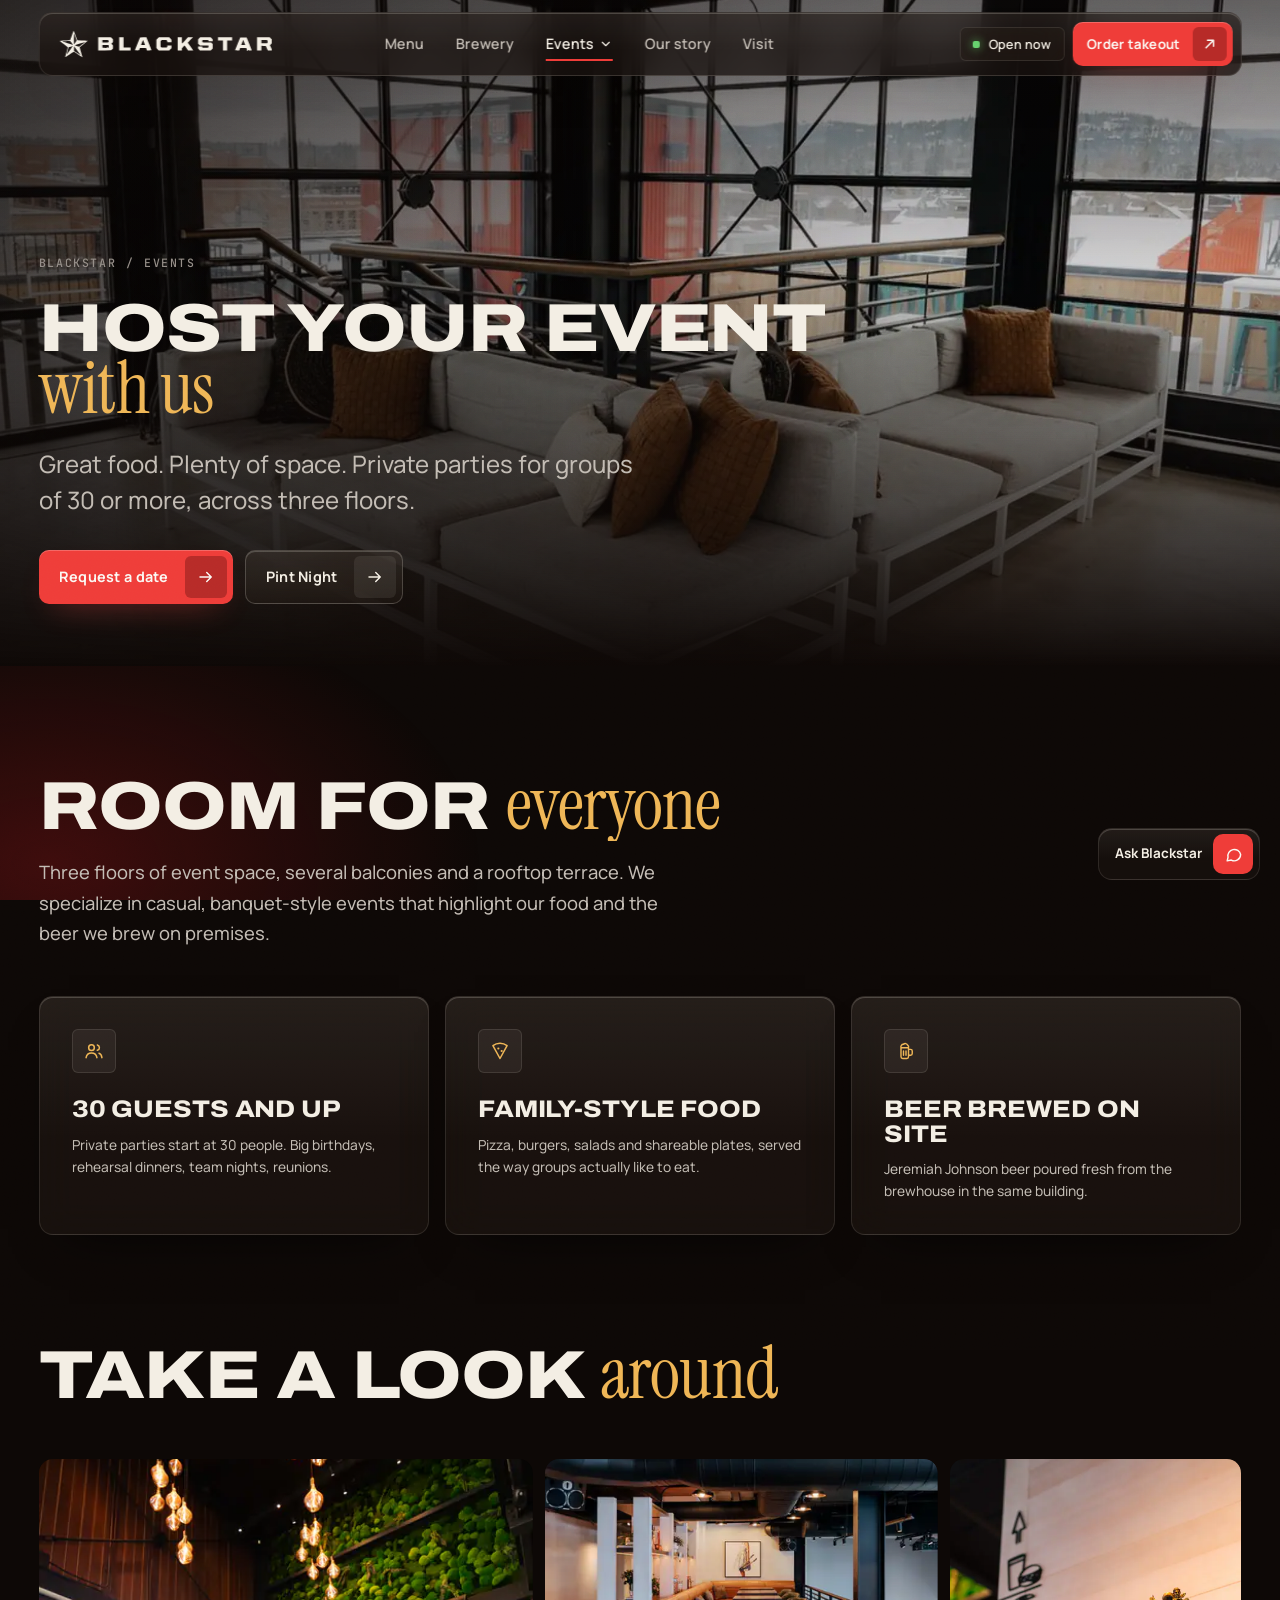
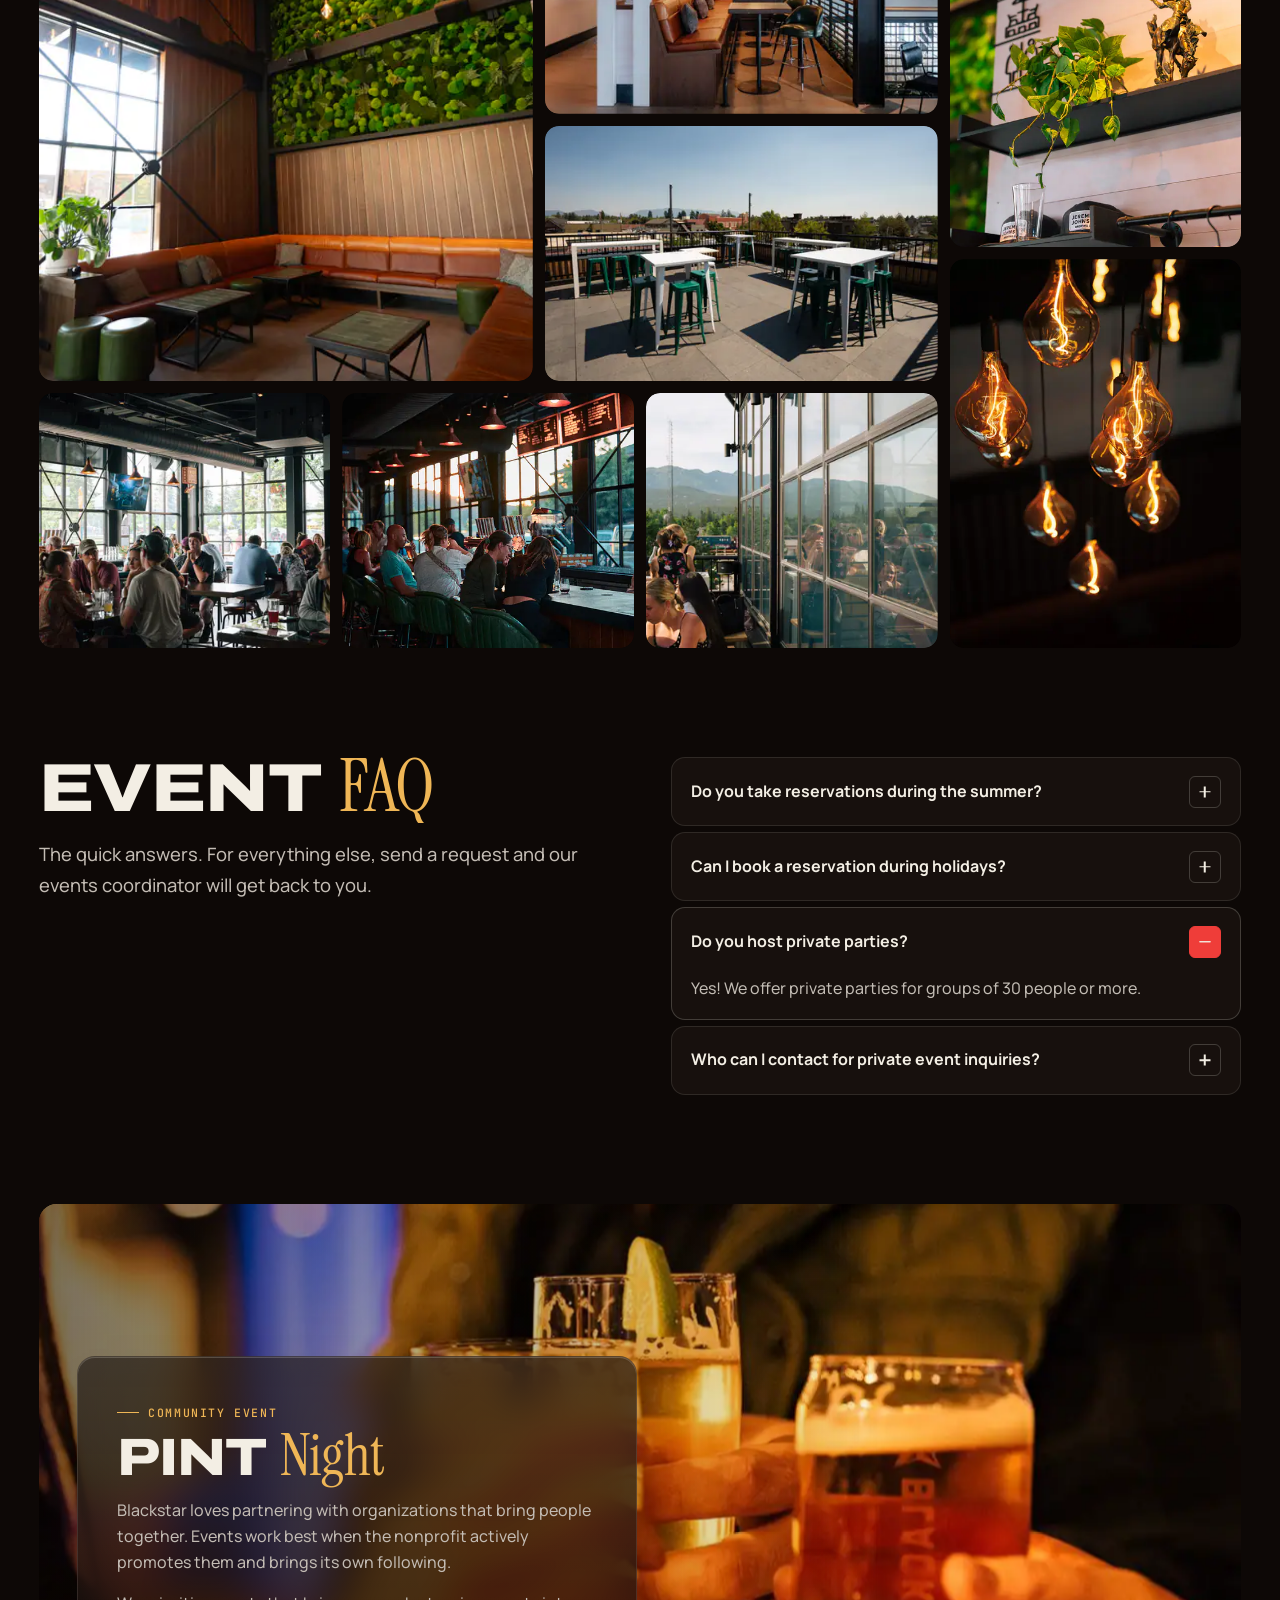
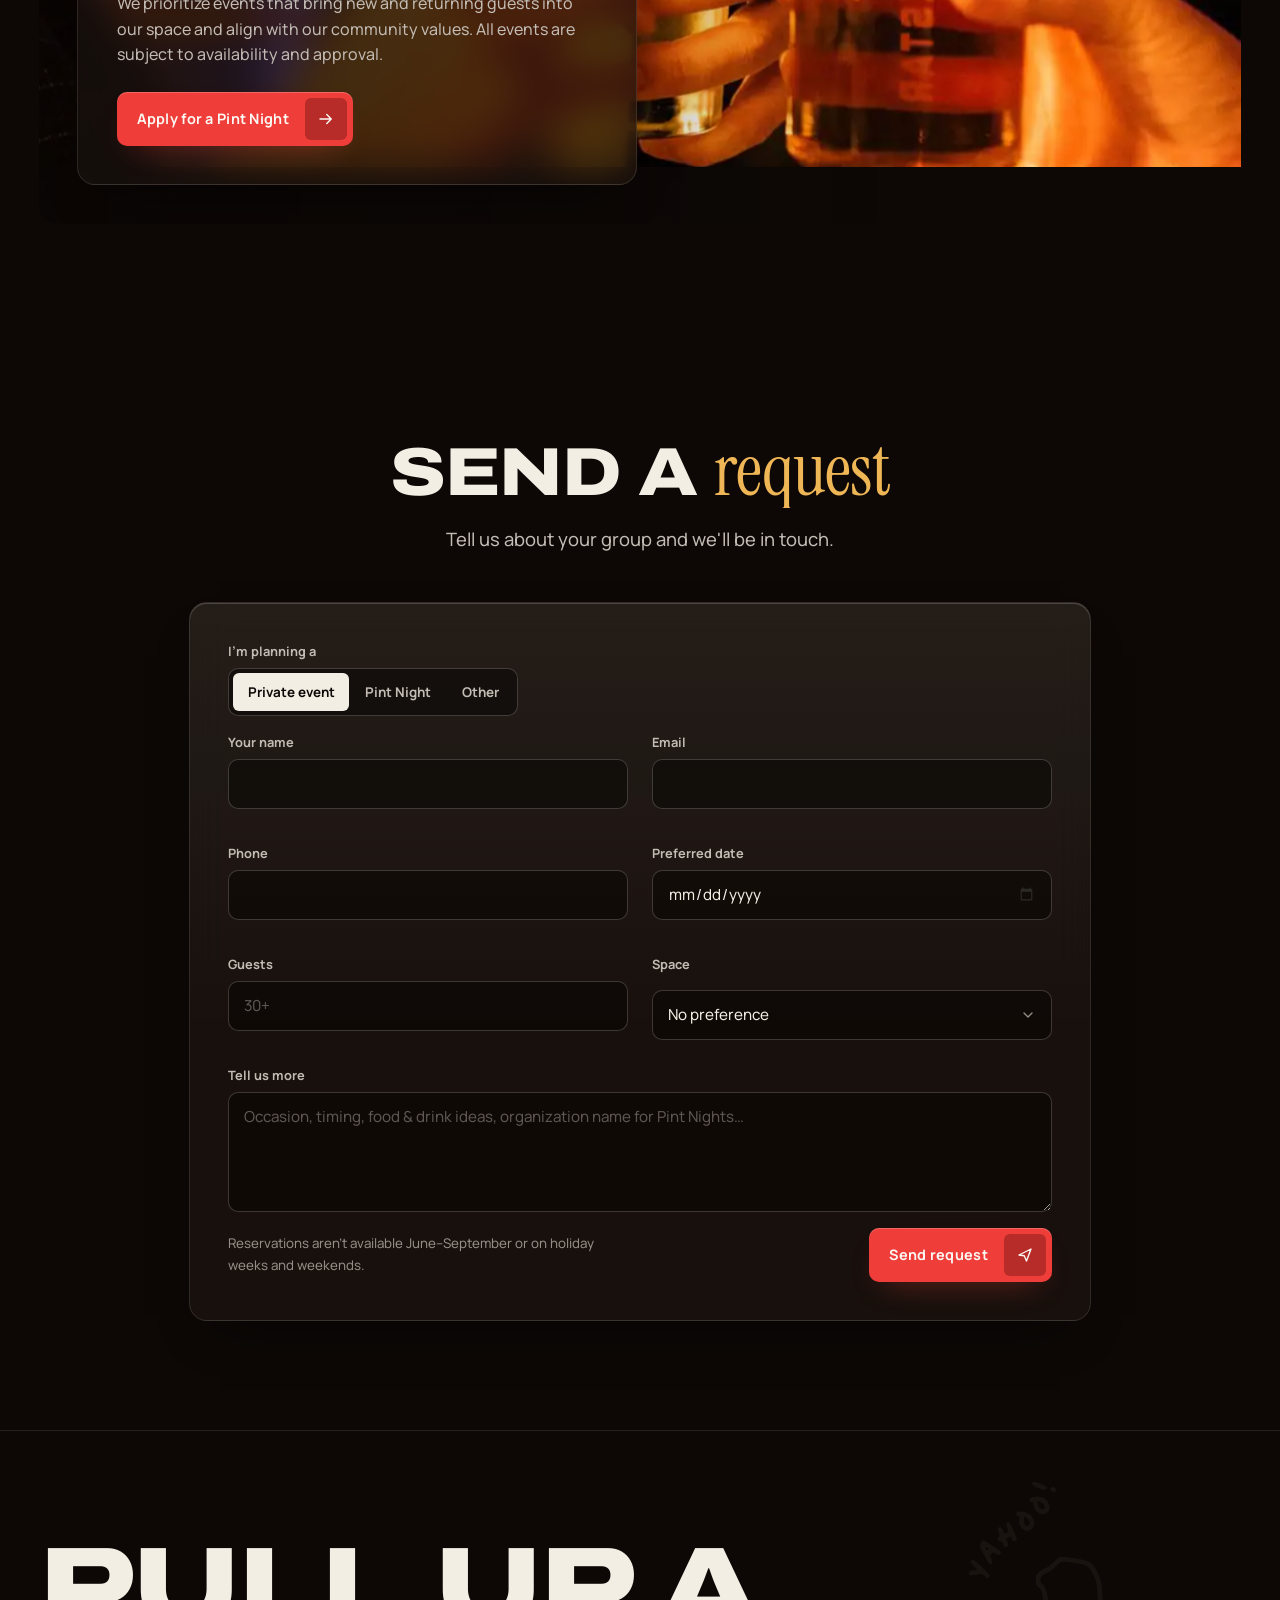
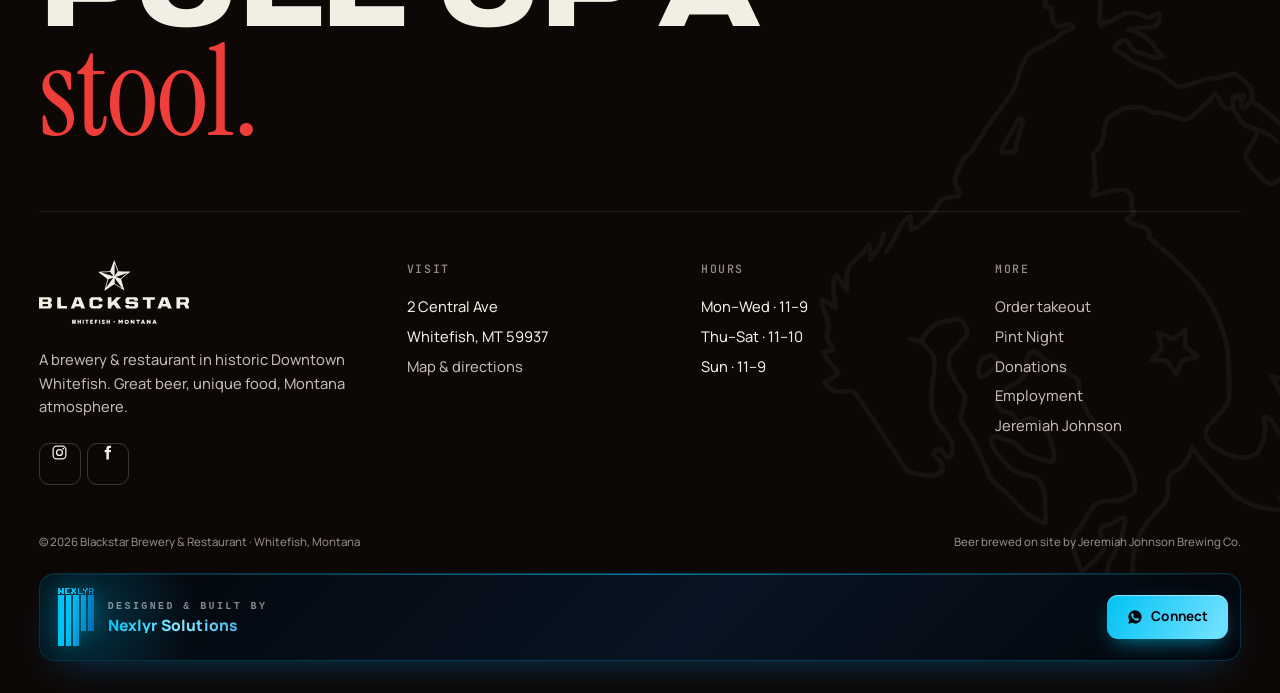
<file: events.html>
<!doctype html>
<html lang="en">
<head>
<meta charset="utf-8">
<meta name="viewport" content="width=device-width,initial-scale=1,viewport-fit=cover">
<title>Private Events & Pint Night — Blackstar, Whitefish MT</title>
<meta name="description" content="Host your event at Blackstar: private parties for groups of 30 or more across three floors with balconies and a rooftop terrace in downtown Whitefish. Plus community Pint Nights.">
<meta name="theme-color" content="#120e0c">
<link rel="canonical" href="https://blackstar.nexlyr.solutions/events">
<meta property="og:type" content="website"><meta property="og:site_name" content="Blackstar">
<meta property="og:title" content="Private Events & Pint Night — Blackstar, Whitefish MT"><meta property="og:description" content="Host your event at Blackstar: private parties for groups of 30 or more across three floors with balconies and a rooftop terrace in downtown Whitefish. Plus community Pint Nights.">
<meta property="og:url" content="https://blackstar.nexlyr.solutions/events">
<meta property="og:locale" content="en_US">
<meta property="og:image" content="https://blackstar.nexlyr.solutions/assets/og/events.jpg?v=e8fbaa5e"><meta property="og:image:secure_url" content="https://blackstar.nexlyr.solutions/assets/og/events.jpg?v=e8fbaa5e"><meta property="og:image:type" content="image/jpeg"><meta property="og:image:width" content="1200"><meta property="og:image:height" content="630"><meta property="og:image:alt" content="Blackstar Brewery & Restaurant, Whitefish, Montana">
<meta name="twitter:card" content="summary_large_image"><meta name="twitter:title" content="Private Events & Pint Night — Blackstar, Whitefish MT"><meta name="twitter:description" content="Host your event at Blackstar: private parties for groups of 30 or more across three floors with balconies and a rooftop terrace in downtown Whitefish. Plus community Pint Nights."><meta name="twitter:image" content="https://blackstar.nexlyr.solutions/assets/og/events.jpg?v=e8fbaa5e"><meta name="twitter:image:alt" content="Blackstar Brewery & Restaurant, Whitefish, Montana">
<link rel="icon" href="assets/brand/favicon.svg" type="image/svg+xml"><link rel="icon" href="assets/brand/favicon-32.png" sizes="32x32"><link rel="apple-touch-icon" href="assets/brand/apple-touch-icon.png">
<link rel="manifest" href="site.webmanifest">
<link rel="preload" href="assets/fonts/archivo-var.woff2" as="font" type="font/woff2" crossorigin>
<link rel="preload" href="assets/fonts/manrope-var.woff2" as="font" type="font/woff2" crossorigin>
<link rel="preload" as="image" type="image/webp" imagesrcset="assets/img/white-lounge-480.webp 480w, assets/img/white-lounge-960.webp 960w, assets/img/white-lounge-1600.webp 1600w" imagesizes="100vw" fetchpriority="high">
<link rel="stylesheet" href="assets/css/tokens.css?v=ffd7d1bf">
<link rel="stylesheet" href="assets/css/site.css?v=4eea1d08">
<script>(function(d){d.classList.add('js');if(!matchMedia('(prefers-reduced-motion: reduce)').matches)d.classList.add('js-motion')})(document.documentElement)</script>
<script type="application/ld+json">{"@context":"https://schema.org","@type":["Restaurant","Brewery"],"name":"Blackstar","alternateName":"Blackstar Brewery & Restaurant","description":"Brewery and restaurant in historic Downtown Whitefish, Montana, with beer brewed on site by Jeremiah Johnson Brewing Co.","servesCuisine":["American","Pizza","Burgers"],"url":"https://blackstar.nexlyr.solutions/","image":"https://blackstar.nexlyr.solutions/assets/og/home.jpg","address":{"@type":"PostalAddress","streetAddress":"2 Central Ave","addressLocality":"Whitefish","addressRegion":"MT","postalCode":"59937","addressCountry":"US"},"geo":{"@type":"GeoCoordinates","latitude":48.4121,"longitude":-114.3376},"openingHoursSpecification":[{"@type":"OpeningHoursSpecification","dayOfWeek":["Monday","Tuesday","Wednesday","Sunday"],"opens":"11:00","closes":"21:00"},{"@type":"OpeningHoursSpecification","dayOfWeek":["Thursday","Friday","Saturday"],"opens":"11:00","closes":"22:00"}],"acceptsReservations":"False","hasMenu":"https://blackstar.nexlyr.solutions/menu","sameAs":["https://www.instagram.com/blackstarmontana/","https://www.facebook.com/blackstarmontana","https://www.blackstarmt.com/"]}</script>
</head>
<body data-page="events">
<a class="skip" href="#main">Skip to content</a>
<svg width="0" height="0" style="position:absolute" aria-hidden="true">
<symbol id="i-star" viewBox="0 0 227 218"><path d="M43.3 216.4C47.2 203.6 65.0 137.3 64.8 136.4C64.6 135.7 49.9 123.8 32.1 109.9C6.0 89.5 0.1 84.5 1.6 83.9C2.6 83.5 21.3 82.4 43.0 81.5C64.7 80.6 82.7 79.7 83.0 79.5C83.4 79.3 90.1 61.3 98.0 39.4C108.7 10.0 112.6 0.2 113.2 1.6C113.7 2.7 120.5 20.6 128.3 41.5L142.6 79.5L177.5 80.7C196.8 81.4 215.8 82.0 219.9 82.2L227.4 82.5L194.9 108.4C177.1 122.6 162.2 134.6 161.8 134.9C161.4 135.2 166.3 153.5 172.6 175.5C178.9 197.5 184.0 215.8 184.0 216.2C184.0 216.6 169.3 207.2 151.2 195.3C133.2 183.4 117.3 173.0 115.9 172.1C112.9 170.4 117.7 167.5 62.6 204.8C49.9 213.5 43.0 217.6 43.3 216.4ZM164.2 193.8C162.1 190.9 150.3 174.8 138.2 158.1L116.0 127.8L116.0 146.6L116.0 165.5L141.3 182.2C155.1 191.3 166.9 198.9 167.3 198.9C167.7 199.0 166.3 196.6 164.2 193.8ZM81.4 160.1C95.0 141.2 105.9 125.6 105.7 125.4C105.4 125.1 72.1 135.8 71.2 136.5C71.1 136.6 67.2 150.3 62.6 166.9C58.1 183.5 54.9 196.5 55.5 195.8C56.2 195.1 67.9 179.0 81.4 160.1ZM182.0 111.5C195.2 101.1 205.8 92.5 205.7 92.3C205.6 92.2 186.6 98.3 163.5 105.9C132.2 116.3 122.0 120.0 123.5 120.6C129.7 123.1 154.8 130.8 156.3 130.7C157.3 130.6 168.9 122.0 182.0 111.5ZM106.0 114.5C106.0 114.3 101.2 107.5 95.4 99.5C85.6 86.2 84.5 85.0 81.6 85.0C73.7 85.1 22.8 87.8 22.5 88.2C22.2 88.5 103.4 114.8 105.2 114.9C105.7 115.0 106.0 114.8 106.0 114.5ZM126.4 97.3C132.2 89.3 137.0 82.1 137.0 81.5C137.0 80.2 117.3 27.3 115.9 25.0C115.4 24.1 115.0 41.8 115.0 67.8C115.0 92.1 115.2 112.0 115.4 112.0C115.7 112.0 120.6 105.4 126.4 97.3Z" fill="currentColor"/></symbol>
<symbol id="i-arrow" viewBox="0 0 24 24"><path d="M4 12h15M13 6l6 6-6 6" fill="none" stroke="currentColor" stroke-width="1.9" stroke-linecap="round" stroke-linejoin="round"/></symbol>
<symbol id="i-ext" viewBox="0 0 24 24"><path d="M7 17 17 7M9 7h8v8" fill="none" stroke="currentColor" stroke-width="1.9" stroke-linecap="round" stroke-linejoin="round"/></symbol>
<symbol id="i-down" viewBox="0 0 24 24"><path d="m6 9 6 6 6-6" fill="none" stroke="currentColor" stroke-width="2" stroke-linecap="round" stroke-linejoin="round"/></symbol>
<symbol id="i-left" viewBox="0 0 24 24"><path d="M15 6l-6 6 6 6" fill="none" stroke="currentColor" stroke-width="2" stroke-linecap="round" stroke-linejoin="round"/></symbol>
<symbol id="i-right" viewBox="0 0 24 24"><path d="M9 6l6 6-6 6" fill="none" stroke="currentColor" stroke-width="2" stroke-linecap="round" stroke-linejoin="round"/></symbol>
<symbol id="i-ig" viewBox="0 0 24 24"><rect x="3" y="3" width="18" height="18" rx="5" fill="none" stroke="currentColor" stroke-width="1.8"/><circle cx="12" cy="12" r="4.2" fill="none" stroke="currentColor" stroke-width="1.8"/><circle cx="17.4" cy="6.6" r="1.2" fill="currentColor"/></symbol>
<symbol id="i-fb" viewBox="0 0 24 24"><path d="M14 8.5V6.8c0-.8.5-1.3 1.3-1.3H17V2.3h-2.6C11.7 2.3 10.4 4 10.4 6.4v2.1H8v3.3h2.4V22H14V11.8h2.6l.5-3.3H14z" fill="currentColor"/></symbol>
<symbol id="i-pin" viewBox="0 0 24 24"><path d="M12 21s-7-6.2-7-11.5A7 7 0 0 1 19 9.5C19 14.8 12 21 12 21z" fill="none" stroke="currentColor" stroke-width="1.8"/><circle cx="12" cy="9.5" r="2.5" fill="currentColor"/></symbol>
<symbol id="i-clock" viewBox="0 0 24 24"><circle cx="12" cy="12" r="9" fill="none" stroke="currentColor" stroke-width="1.8"/><path d="M12 7v5l3 2" fill="none" stroke="currentColor" stroke-width="1.8" stroke-linecap="round"/></symbol>
<symbol id="i-beer" viewBox="0 0 24 24"><path d="M6 8h9v11a2 2 0 0 1-2 2H8a2 2 0 0 1-2-2V8zM15 10h2.5a2 2 0 0 1 2 2v3a2 2 0 0 1-2 2H15M6 8a3 3 0 0 1 3-4 3 3 0 0 1 5 1 2.5 2.5 0 0 1 1 3" fill="none" stroke="currentColor" stroke-width="1.7" stroke-linejoin="round"/><path d="M9 12v5M12 12v5" stroke="currentColor" stroke-width="1.7" stroke-linecap="round"/></symbol>
<symbol id="i-cal" viewBox="0 0 24 24"><rect x="3.5" y="5" width="17" height="15" rx="2.5" fill="none" stroke="currentColor" stroke-width="1.8"/><path d="M3.5 10h17M8 3v4M16 3v4" stroke="currentColor" stroke-width="1.8" stroke-linecap="round"/></symbol>
<symbol id="i-users" viewBox="0 0 24 24"><circle cx="9" cy="8" r="3.4" fill="none" stroke="currentColor" stroke-width="1.8"/><path d="M2.5 20c.6-3.6 3.2-5.6 6.5-5.6s5.9 2 6.5 5.6M16 4.8a3.3 3.3 0 0 1 0 6.4M18 14.6c2 .6 3.2 2.4 3.5 5.4" fill="none" stroke="currentColor" stroke-width="1.8" stroke-linecap="round"/></symbol>
<symbol id="i-chat" viewBox="0 0 24 24"><path d="M21 12a8 8 0 0 1-11.8 7L4 20l1.1-4.5A8 8 0 1 1 21 12Z" fill="none" stroke="currentColor" stroke-width="1.8" stroke-linejoin="round"/></symbol>
<symbol id="i-send" viewBox="0 0 24 24"><path d="M4 12 20 4l-6 16-3-7-7-1z" fill="none" stroke="currentColor" stroke-width="1.8" stroke-linejoin="round"/></symbol>
<symbol id="i-x" viewBox="0 0 24 24"><path d="M6 6l12 12M18 6 6 18" stroke="currentColor" stroke-width="2" stroke-linecap="round"/></symbol>
<symbol id="i-ticket" viewBox="0 0 24 24"><path d="M3 8a2 2 0 0 0 2-2h14a2 2 0 0 0 2 2v2a2 2 0 0 0 0 4v2a2 2 0 0 0-2 2H5a2 2 0 0 0-2-2v-2a2 2 0 0 0 0-4V8z" fill="none" stroke="currentColor" stroke-width="1.8" stroke-linejoin="round"/><path d="M14 6v12" stroke="currentColor" stroke-width="1.6" stroke-dasharray="2 2"/></symbol>
<symbol id="i-heart" viewBox="0 0 24 24"><path d="M12 20s-8-4.7-8-10.5A4.5 4.5 0 0 1 12 7a4.5 4.5 0 0 1 8 2.5C20 15.3 12 20 12 20z" fill="none" stroke="currentColor" stroke-width="1.8" stroke-linejoin="round"/></symbol>
<symbol id="i-brief" viewBox="0 0 24 24"><rect x="3" y="7" width="18" height="13" rx="2.5" fill="none" stroke="currentColor" stroke-width="1.8"/><path d="M9 7V5.5A1.5 1.5 0 0 1 10.5 4h3A1.5 1.5 0 0 1 15 5.5V7M3 12h18" fill="none" stroke="currentColor" stroke-width="1.8"/></symbol>
<symbol id="i-pizza" viewBox="0 0 24 24"><path d="M12 21 3.5 5.5a14 14 0 0 1 17 0L12 21z" fill="none" stroke="currentColor" stroke-width="1.8" stroke-linejoin="round"/><circle cx="10" cy="9" r="1.3" fill="currentColor"/><circle cx="14" cy="12" r="1.3" fill="currentColor"/></symbol>
<symbol id="i-bag" viewBox="0 0 24 24"><path d="M5 8h14l-1 12H6L5 8z" fill="none" stroke="currentColor" stroke-width="1.8" stroke-linejoin="round"/><path d="M9 10V6.5a3 3 0 0 1 6 0V10" fill="none" stroke="currentColor" stroke-width="1.8" stroke-linecap="round"/></symbol>
<symbol id="i-swipe" viewBox="0 0 24 24"><path d="M4 12h16M15 7l5 5-5 5M9 7l-5 5 5 5" fill="none" stroke="currentColor" stroke-width="1.7" stroke-linecap="round" stroke-linejoin="round"/></symbol>
<symbol id="i-mtn" viewBox="0 0 24 24"><path d="M2 19 9 7l4 6 2.5-3.5L22 19H2z" fill="none" stroke="currentColor" stroke-width="1.8" stroke-linejoin="round"/></symbol>
</svg>
<div class="grain" aria-hidden="true"></div>
<i class="progress" aria-hidden="true"></i>
<header class="nav glass glass--strong" role="banner">
  <a class="brand" href="index.html" aria-label="Blackstar home"><svg class="brand__star" viewBox="0 0 227 218" aria-hidden="true"><use href="#i-star"/></svg><svg class="brand__word" viewBox="326 84 1122 90" aria-hidden="true"><path d="M45.3 219.4C45.6 218.3 50.4 200.8 56.0 180.5C61.5 160.2 66.5 142.3 67.0 140.8C67.8 138.2 66.8 137.4 34.1 111.8C15.5 97.3 0.4 85.4 0.5 85.2C0.7 85.0 19.9 84.0 43.1 82.9C66.4 81.8 85.6 80.7 85.8 80.6C85.9 80.4 92.6 62.3 100.6 40.4C108.5 18.5 115.2 0.4 115.4 0.3C115.6 0.1 122.4 17.7 130.5 39.4C138.7 61.1 145.6 79.3 145.9 79.8C146.2 80.3 165.2 81.3 188.0 82.0C210.8 82.7 229.8 83.6 230.3 83.9C230.7 84.3 217.0 95.8 199.8 109.6C182.6 123.3 167.8 135.2 166.7 136.0C164.9 137.5 165.2 138.8 176.4 177.9C182.8 200.1 187.9 218.7 187.8 219.1C187.6 219.5 171.5 209.4 152.0 196.5C132.5 183.7 116.1 173.4 115.5 173.7C115.0 174.1 99.4 184.5 81.0 197.0C40.9 224.1 44.7 221.7 45.3 219.4ZM145.4 165.8C131.3 146.4 119.5 130.3 119.4 130.1C119.2 129.9 119.0 138.3 119.0 148.7L119.0 167.8L144.7 184.9C158.9 194.2 170.6 201.7 170.8 201.5C171.0 201.3 159.6 185.2 145.4 165.8ZM83.9 162.6C97.7 143.3 108.8 127.4 108.5 127.2C108.3 127.0 100.3 129.4 90.7 132.6L73.3 138.4L65.6 166.4C56.2 200.9 56.5 199.8 57.8 198.5C58.3 197.9 70.1 181.8 83.9 162.6ZM329.0 128.0L329.0 86.0L369.8 86.0L410.5 86.1L417.2 92.5L424.0 99.0L424.0 107.7L424.0 116.4L418.5 122.0L413.0 127.6L418.5 133.0L424.0 138.4L424.0 148.3L424.0 158.3L417.8 164.1L411.5 169.9L370.2 170.0L329.0 170.0L329.0 128.0ZM464.0 128.0L464.0 86.0L478.0 86.0L492.0 86.0L492.0 118.5L492.0 151.0L514.5 151.0L537.0 151.0L537.0 160.5L537.0 170.0L500.5 170.0L464.0 170.0L464.0 128.0ZM565.0 169.2C565.0 168.8 572.3 150.1 581.3 127.5L597.6 86.5L618.2 86.2L638.8 86.0L655.4 127.5C664.5 150.3 672.0 169.2 672.0 169.5C672.0 169.8 665.3 170.0 657.1 170.0L642.2 170.0L639.5 162.5L636.7 155.0L616.9 155.0L597.1 155.0L595.2 160.2C594.1 163.1 592.9 166.5 592.6 167.8C591.9 169.9 591.5 170.0 578.4 170.0C571.0 170.0 565.0 169.7 565.0 169.2ZM710.2 162.7L703.0 155.5L703.0 128.5L703.0 101.5L710.8 93.7L718.5 86.0L752.0 86.0L785.5 86.1L792.8 93.9L800.0 101.8L800.0 109.9L800.0 118.0L786.5 118.0L773.0 118.0L773.0 113.7C773.0 110.3 772.4 108.8 770.2 106.7C767.4 104.0 767.3 104.0 752.1 104.0L736.8 104.0L733.4 107.4L730.0 110.8L730.0 128.3C730.0 145.7 730.0 145.9 732.6 148.9L735.2 152.0L751.9 152.0C768.1 152.0 768.7 151.9 770.8 149.7C772.4 148.0 773.0 146.1 773.0 142.7L773.0 138.0L786.5 138.0L800.0 138.0L800.0 146.8L800.0 155.6L792.7 162.8L785.5 170.0L751.5 170.0L717.4 170.0L710.2 162.7ZM840.0 128.0L840.0 86.0L853.5 86.0L867.0 86.0L867.0 106.0C867.0 117.0 867.3 126.0 867.8 125.9C868.2 125.9 876.8 116.9 887.0 105.9L905.5 86.1L922.0 86.0L938.5 86.0L930.5 94.2C926.1 98.8 918.5 106.6 913.6 111.6L904.8 120.8L922.4 145.4L940.0 170.0L923.2 170.0L906.5 170.0L895.6 154.5C889.6 146.0 884.4 139.0 883.9 139.0C883.5 139.0 879.6 142.9 875.1 147.8L867.1 156.5L867.0 163.2L867.0 170.0L853.5 170.0L840.0 170.0L840.0 128.0ZM976.7 164.2L971.0 158.4L971.0 151.7L971.0 145.0L984.5 145.0L998.0 145.0L998.0 147.8C998.0 152.7 999.0 153.0 1018.1 153.0C1032.1 153.0 1036.0 152.7 1036.9 151.6C1037.6 150.7 1038.0 147.8 1037.8 144.3L1037.5 138.5L1010.0 138.2L982.5 138.0L976.8 132.3L971.0 126.6L971.0 113.0L971.0 99.4L977.8 92.7L984.6 86.0L1018.2 86.0L1051.8 86.0L1058.4 92.8L1065.0 99.5L1065.0 105.8L1065.0 112.0L1051.5 112.0L1038.0 112.0L1038.0 109.2C1038.0 107.7 1037.5 105.9 1036.8 105.2C1035.1 103.5 1000.9 103.5 999.2 105.2C998.5 105.9 998.0 108.7 998.0 111.5C998.0 114.3 998.5 117.1 999.2 117.8C1000.1 118.7 1007.8 119.0 1027.5 119.0L1054.6 119.0L1059.8 124.3L1065.0 129.6L1065.0 143.6L1065.0 157.6L1058.7 163.8L1052.4 170.0L1017.4 170.0L982.4 170.0L976.7 164.2ZM1131.0 138.0L1131.0 106.0L1115.0 106.0L1099.0 106.0L1099.0 96.0L1099.0 86.0L1144.5 86.0L1190.0 86.0L1190.0 96.0L1190.0 106.0L1174.0 106.0L1158.0 106.0L1158.0 138.0L1158.0 170.0L1144.5 170.0L1131.0 170.0L1131.0 138.0ZM1209.0 169.2C1209.0 168.8 1216.4 150.1 1225.4 127.5L1241.8 86.5L1262.5 86.5L1283.3 86.5L1299.1 126.4C1307.8 148.4 1315.2 167.1 1315.6 168.2C1316.1 169.9 1315.2 170.0 1301.1 170.0C1286.5 170.0 1286.1 170.0 1285.4 167.8C1285.1 166.5 1283.9 163.1 1282.8 160.2L1280.9 155.0L1261.1 155.0L1241.3 155.0L1238.5 162.5L1235.8 170.0L1222.4 170.0C1215.0 170.0 1209.0 169.7 1209.0 169.2ZM1350.0 128.0L1350.0 86.0L1390.8 86.0L1431.6 86.0L1438.8 93.3L1446.0 100.5L1446.0 112.0L1446.0 123.4L1439.4 130.1L1432.9 136.7L1439.1 150.1C1442.5 157.5 1445.9 165.0 1446.6 166.8L1448.0 170.0L1433.7 170.0L1419.3 170.0L1412.9 155.8L1406.4 141.5L1392.2 141.2L1378.0 140.9L1378.0 155.5L1378.0 170.0L1364.0 170.0L1350.0 170.0L1350.0 128.0ZM394.7 151.8C396.5 150.1 397.0 148.6 397.0 144.7C397.0 136.1 396.7 136.0 374.8 136.0L356.0 136.0L356.0 144.3C356.0 148.9 356.3 153.0 356.7 153.3C357.0 153.7 365.2 154.0 374.9 154.0C391.5 154.0 392.5 153.9 394.7 151.8ZM623.6 119.1C620.2 109.7 617.2 102.4 616.8 102.8C616.4 103.2 613.9 109.6 611.1 117.0C608.4 124.4 605.7 131.7 605.1 133.2L604.0 136.0L616.9 136.0L629.7 136.0L623.6 119.1ZM1270.4 126.2C1268.4 120.9 1265.6 113.2 1264.2 109.2C1262.8 105.2 1261.3 102.3 1260.9 102.7C1260.6 103.2 1257.6 110.8 1254.3 119.8L1248.3 136.0L1261.1 136.0L1273.9 136.0L1270.4 126.2ZM185.2 113.9C198.3 103.4 208.9 94.6 208.7 94.3C208.4 94.1 189.5 100.1 166.6 107.6C143.8 115.2 125.3 121.6 125.6 121.9C126.3 122.7 158.1 132.8 159.9 132.9C160.6 133.0 172.0 124.4 185.2 113.9ZM1416.2 122.3C1419.0 119.8 1418.8 108.5 1415.8 105.3C1413.7 103.1 1413.2 103.0 1395.8 103.0L1378.0 103.0L1378.0 113.5L1378.0 124.0L1396.2 124.0C1411.7 124.0 1414.6 123.8 1416.2 122.3ZM394.8 117.8C396.6 116.0 396.3 107.0 394.3 104.8C392.9 103.2 390.8 103.0 374.3 103.0L356.0 103.0L356.0 111.0L356.0 119.0L374.8 119.0C388.1 119.0 394.0 118.6 394.8 117.8ZM109.0 116.5C109.0 115.8 88.1 87.2 87.1 86.6C86.4 86.1 23.8 88.8 23.3 89.4C23.1 89.6 106.5 116.6 108.2 116.9C108.7 116.9 109.0 116.8 109.0 116.5ZM130.2 98.0L140.9 83.1L129.9 53.9C123.9 37.8 118.7 24.4 118.5 24.1C118.2 23.9 118.0 43.8 118.0 68.3C118.0 92.9 118.3 113.0 118.8 113.0C119.2 113.0 124.3 106.2 130.2 98.0Z" fill="currentColor"/></svg></a>
  <nav class="nav__links" aria-label="Main">
    <a href="menu.html">Menu</a>
    <a href="brewery.html">Brewery</a>
    <div class="nav__dd is-current">
      <button type="button" aria-expanded="false" aria-haspopup="true">Events <svg width="20" height="20" aria-hidden="true"><use href="#i-down"/></svg></button>
      <div class="dd glass glass--strong" role="menu">
        <a href="events.html" role="menuitem"><span class="ic"><svg width="20" height="20" aria-hidden="true"><use href="#i-users"/></svg></span><b>Private events</b><small>Groups of 30+, three floors</small><svg width="20" height="20" aria-hidden="true"><use href="#i-arrow"/></svg></a>
        <a href="events.html#pint-night" role="menuitem"><span class="ic"><svg width="20" height="20" aria-hidden="true"><use href="#i-ticket"/></svg></span><b>Pint Night</b><small>Community fundraisers</small><svg width="20" height="20" aria-hidden="true"><use href="#i-arrow"/></svg></a>
        <a href="events.html#faq" role="menuitem"><span class="ic"><svg width="20" height="20" aria-hidden="true"><use href="#i-cal"/></svg></span><b>Reservations FAQ</b><small>Summer & holiday policy</small><svg width="20" height="20" aria-hidden="true"><use href="#i-arrow"/></svg></a>
      </div>
    </div>
    <a href="story.html">Our story</a>
    <a href="visit.html">Visit</a>
  </nav>
  <div class="nav__r">
    <span class="status" data-open data-short><i class="dot"></i><span data-open-txt>Hours</span></span>
    <a class="btn btn--primary btn--sm btn--ext" href="https://order.toasttab.com/online/blackstarmt" target="_blank" rel="noopener" data-magnetic><span class="btn__t"><span data-t="Order takeout">Order takeout</span></span><span class="btn__i"><svg width="20" height="20" aria-hidden="true"><use href="#i-ext"/></svg></span></a>
    <button class="burger" type="button" aria-expanded="false" aria-controls="msheet" aria-label="Open menu"><i></i><i></i><i></i></button>
  </div>
</header>
<div class="scrim" aria-hidden="true"></div>
<div class="msheet glass glass--strong" id="msheet" role="dialog" aria-label="Site menu">
  <nav class="msheet__grid" aria-label="Mobile">
    <a class="mtile" href="index.html"><span class="ic"><svg width="20" height="20" aria-hidden="true"><use href="#i-star"/></svg><small>01</small></span><span><b>Home</b><span class="m">Start here</span></span></a>
    <a class="mtile" href="menu.html"><span class="ic"><svg width="20" height="20" aria-hidden="true"><use href="#i-pizza"/></svg><small>02</small></span><span><b>Menu</b><span class="m">Pizza · burgers · bar food</span></span></a>
    <a class="mtile" href="brewery.html"><span class="ic"><svg width="20" height="20" aria-hidden="true"><use href="#i-beer"/></svg><small>03</small></span><span><b>Brewery</b><span class="m">Brewed on site</span></span></a>
    <a class="mtile" href="events.html" aria-current="page"><span class="ic"><svg width="20" height="20" aria-hidden="true"><use href="#i-users"/></svg><small>04</small></span><span><b>Events</b><span class="m">Groups of 30+</span></span></a>
    <a class="mtile" href="story.html"><span class="ic"><svg width="20" height="20" aria-hidden="true"><use href="#i-mtn"/></svg><small>05</small></span><span><b>Our story</b><span class="m">Since 1994</span></span></a>
    <a class="mtile" href="visit.html"><span class="ic"><svg width="20" height="20" aria-hidden="true"><use href="#i-pin"/></svg><small>06</small></span><span><b>Visit</b><span class="m">2 Central Ave</span></span></a>
  </nav>
  <div class="msheet__foot">
    <span class="status" data-open><i class="dot"></i><span data-open-txt>Hours</span></span>
    <a class="btn btn--primary btn--sm btn--ext" href="https://order.toasttab.com/online/blackstarmt" target="_blank" rel="noopener" data-magnetic><span class="btn__t"><span data-t="Order takeout">Order takeout</span></span><span class="btn__i"><svg width="20" height="20" aria-hidden="true"><use href="#i-ext"/></svg></span></a>
  </div>
</div>
<nav class="dock glass glass--strong" aria-label="Quick actions">
  <a href="index.html"><svg width="20" height="20" aria-hidden="true"><use href="#i-star"/></svg><span>Home</span></a>
  <a href="menu.html"><svg width="20" height="20" aria-hidden="true"><use href="#i-pizza"/></svg><span>Menu</span></a>
  <a class="dock__order" href="https://order.toasttab.com/online/blackstarmt" target="_blank" rel="noopener"><span class="ic"><svg width="20" height="20" aria-hidden="true"><use href="#i-bag"/></svg></span><span>Order</span></a>
  <a href="events.html" aria-current="page"><svg width="20" height="20" aria-hidden="true"><use href="#i-users"/></svg><span>Events</span></a>
  <button type="button" data-chat-open aria-expanded="false" aria-controls="chat"><svg width="20" height="20" aria-hidden="true"><use href="#i-chat"/></svg><span>Ask</span></button>
</nav>

<main id="main">
<section class="phero">
  <div class="hero__media"><img src="assets/img/white-lounge-1600.webp" srcset="assets/img/white-lounge-480.webp 480w, assets/img/white-lounge-960.webp 960w, assets/img/white-lounge-1600.webp 1600w" sizes="100vw" width="1600" height="1121" alt="" fetchpriority="high" decoding="async" style="background:rgb(8,8,8)"></div>
  <div class="wrap hero__inner">
    <p class="crumbs mono"><a href="index.html">Blackstar</a><span aria-hidden="true">/</span><span>Events</span></p>
    <h1 class="display">Host your event <span class="serif">with us</span></h1>
    <p class="lede">Great food. Plenty of space. Private parties for groups of 30 or more, across three floors.</p>
    <div class="btn-row" style="margin-top:var(--space-lg)"><a class="btn btn--primary" href="#request" data-magnetic><span class="btn__t"><span data-t="Request a date">Request a date</span></span><span class="btn__i"><svg width="20" height="20" aria-hidden="true"><use href="#i-arrow"/></svg></span></a><a class="btn btn--glass" href="#pint-night" data-magnetic><span class="btn__t"><span data-t="Pint Night">Pint Night</span></span><span class="btn__i"><svg width="20" height="20" aria-hidden="true"><use href="#i-arrow"/></svg></span></a></div>
  </div>
</section>
<section class="section" aria-labelledby="why-h">
  <div class="wrap">
    <div class="head"><h2 id="why-h" class="display h2 rv-line"><span>Room for <span class="serif">everyone</span></span></h2><p class="body-lg rv">Three floors of event space, several balconies and a rooftop terrace. We specialize in casual, banquet-style events that highlight our food and the beer we brew on premises.</p></div>
    <p class="hs-hint mono"><svg width="20" height="20" aria-hidden="true"><use href="#i-swipe"/></svg>Swipe</p>
    <div class="cards3 hs">
      <article class="card glass rv"><span class="ic"><svg width="20" height="20" aria-hidden="true"><use href="#i-users"/></svg></span><h3 class="h4">30 guests and up</h3><p>Private parties start at 30 people. Big birthdays, rehearsal dinners, team nights, reunions.</p></article>
      <article class="card glass rv" style="--d:1"><span class="ic"><svg width="20" height="20" aria-hidden="true"><use href="#i-pizza"/></svg></span><h3 class="h4">Family-style food</h3><p>Pizza, burgers, salads and shareable plates, served the way groups actually like to eat.</p></article>
      <article class="card glass rv" style="--d:2"><span class="ic"><svg width="20" height="20" aria-hidden="true"><use href="#i-beer"/></svg></span><h3 class="h4">Beer brewed on site</h3><p>Jeremiah Johnson beer poured fresh from the brewhouse in the same building.</p></article>
    </div>
  </div>
</section>
<section class="section section--tight" aria-labelledby="space-h">
  <div class="wrap">
    <div class="head"><h2 id="space-h" class="display h2 rv-line"><span>Take a look <span class="serif">around</span></span></h2></div>
    <p class="hs-hint mono"><svg width="20" height="20" aria-hidden="true"><use href="#i-swipe"/></svg>Swipe the gallery</p>
    <div class="bento"><button type="button" class="b1 rv-clip" data-lb="assets/img/living-wall-lounge-1200.webp" data-cap="Lounge with the living wall" aria-label="Open photo: Lounge with the living wall"><img src="assets/img/living-wall-lounge-800.webp" srcset="assets/img/living-wall-lounge-480.webp 480w, assets/img/living-wall-lounge-800.webp 800w, assets/img/living-wall-lounge-1200.webp 1200w" sizes="(max-width:960px) 45vw, 33vw" width="800" height="1202" alt="Lounge with the living wall" loading="lazy" decoding="async" style="background:rgb(8,8,8)"></button><button type="button" class="b2 rv-clip" data-lb="assets/img/booth-seating-1600.webp" data-cap="Booth seating" aria-label="Open photo: Booth seating"><img src="assets/img/booth-seating-960.webp" srcset="assets/img/booth-seating-480.webp 480w, assets/img/booth-seating-960.webp 960w, assets/img/booth-seating-1600.webp 1600w" sizes="(max-width:960px) 45vw, 33vw" width="960" height="643" alt="Booth seating" loading="lazy" decoding="async" style="background:rgb(8,8,8)"></button><button type="button" class="b3 rv-clip" data-lb="assets/img/shelf-bronco-statue-1200.webp" data-cap="Details on every shelf" aria-label="Open photo: Details on every shelf"><img src="assets/img/shelf-bronco-statue-800.webp" srcset="assets/img/shelf-bronco-statue-480.webp 480w, assets/img/shelf-bronco-statue-800.webp 800w, assets/img/shelf-bronco-statue-1200.webp 1200w" sizes="(max-width:960px) 45vw, 33vw" width="800" height="1200" alt="Details on every shelf" loading="lazy" decoding="async" style="background:rgb(8,8,8)"></button><button type="button" class="b4 rv-clip" data-lb="assets/img/rooftop-tables-1600.webp" data-cap="Rooftop tables" aria-label="Open photo: Rooftop tables"><img src="assets/img/rooftop-tables-960.webp" srcset="assets/img/rooftop-tables-480.webp 480w, assets/img/rooftop-tables-960.webp 960w, assets/img/rooftop-tables-1600.webp 1600w" sizes="(max-width:960px) 45vw, 33vw" width="960" height="639" alt="Rooftop tables" loading="lazy" decoding="async" style="background:rgb(8,8,8)"></button><button type="button" class="b5 rv-clip" data-lb="assets/img/edison-bulbs-1200.webp" data-cap="Edison bulbs over the bar" aria-label="Open photo: Edison bulbs over the bar"><img src="assets/img/edison-bulbs-800.webp" srcset="assets/img/edison-bulbs-480.webp 480w, assets/img/edison-bulbs-800.webp 800w, assets/img/edison-bulbs-1200.webp 1200w" sizes="(max-width:960px) 45vw, 33vw" width="800" height="968" alt="Edison bulbs over the bar" loading="lazy" decoding="async" style="background:rgb(8,8,8)"></button><button type="button" class="b6 rv-clip" data-lb="assets/img/dining-room-busy-1600.webp" data-cap="The dining room, busy" aria-label="Open photo: The dining room, busy"><img src="assets/img/dining-room-busy-960.webp" srcset="assets/img/dining-room-busy-480.webp 480w, assets/img/dining-room-busy-960.webp 960w, assets/img/dining-room-busy-1600.webp 1600w" sizes="(max-width:960px) 45vw, 33vw" width="960" height="640" alt="The dining room, busy" loading="lazy" decoding="async" style="background:rgb(8,8,8)"></button><button type="button" class="b7 rv-clip" data-lb="assets/img/bar-evening-crowd-1200.webp" data-cap="Evening at the bar" aria-label="Open photo: Evening at the bar"><img src="assets/img/bar-evening-crowd-800.webp" srcset="assets/img/bar-evening-crowd-480.webp 480w, assets/img/bar-evening-crowd-800.webp 800w, assets/img/bar-evening-crowd-1200.webp 1200w" sizes="(max-width:960px) 45vw, 33vw" width="800" height="1200" alt="Evening at the bar" loading="lazy" decoding="async" style="background:rgb(8,8,8)"></button><button type="button" class="b8 rv-clip" data-lb="assets/img/rooftop-mountain-crowd-1600.webp" data-cap="Rooftop and the mountains" aria-label="Open photo: Rooftop and the mountains"><img src="assets/img/rooftop-mountain-crowd-960.webp" srcset="assets/img/rooftop-mountain-crowd-480.webp 480w, assets/img/rooftop-mountain-crowd-960.webp 960w, assets/img/rooftop-mountain-crowd-1600.webp 1600w" sizes="(max-width:960px) 45vw, 33vw" width="960" height="640" alt="Rooftop and the mountains" loading="lazy" decoding="async" style="background:rgb(8,8,8)"></button></div>
  </div>
</section>
<section class="section section--tight" id="faq" aria-labelledby="faq-h">
  <div class="wrap split" style="align-items:start">
    <div><h2 id="faq-h" class="display h2 rv-line"><span>Event <span class="serif">FAQ</span></span></h2><p class="body-lg rv" style="margin-top:var(--space-sm)">The quick answers. For everything else, send a request and our events coordinator will get back to you.</p></div>
    <div class="faq rv">
      <details><summary>Do you take reservations during the summer?<i aria-hidden="true"></i></summary><div class="ans"><div><p>No. We do not take reservations from June through September.</p></div></div></details><details><summary>Can I book a reservation during holidays?<i aria-hidden="true"></i></summary><div class="ans"><div><p>Unfortunately, we do not offer reservations during holiday weeks or weekends.</p></div></div></details><details open><summary>Do you host private parties?<i aria-hidden="true"></i></summary><div class="ans"><div><p>Yes! We offer private parties for groups of 30 people or more.</p></div></div></details><details><summary>Who can I contact for private event inquiries?<i aria-hidden="true"></i></summary><div class="ans"><div><p>Fill out the request form on this page and it goes straight to our events coordinator.</p></div></div></details>
    </div>
  </div>
</section>
<section class="section section--tight" id="pint-night" aria-labelledby="pn-h">
  <div class="wrap">
    <div class="feature rv-clip">
      <div class="feature__bg" data-par><img src="assets/img/cheers-pints-1200.webp" srcset="assets/img/cheers-pints-480.webp 480w, assets/img/cheers-pints-800.webp 800w, assets/img/cheers-pints-1200.webp 1200w" sizes="100vw" width="1200" height="1500" alt="Friends raising pints" loading="lazy" decoding="async" style="background:rgb(8,8,8)"></div>
      <div class="feature__card glass glass--strong">
        <p class="kicker mono">Community event</p>
        <h2 id="pn-h" class="display h3" style="margin-top:var(--space-xs)">Pint <span class="serif">Night</span></h2>
        <div class="prose" style="margin-top:var(--space-sm)"><p>Blackstar loves partnering with organizations that bring people together. Events work best when the nonprofit actively promotes them and brings its own following.</p><p>We prioritize events that bring new and returning guests into our space and align with our community values. All events are subject to availability and approval.</p></div>
        <div class="btn-row" style="margin-top:var(--space-md)"><a class="btn btn--primary" href="#request" data-pint data-magnetic><span class="btn__t"><span data-t="Apply for a Pint Night">Apply for a Pint Night</span></span><span class="btn__i"><svg width="20" height="20" aria-hidden="true"><use href="#i-arrow"/></svg></span></a></div>
      </div>
    </div>
  </div>
</section>
<section class="section" id="request" aria-labelledby="req-h">
  <div class="wrap" style="max-width:980px">
    <div class="head head--center"><h2 id="req-h" class="display h2 rv-line"><span>Send a <span class="serif">request</span></span></h2><p class="body-lg rv">Tell us about your group and we'll be in touch.</p></div>
    <form class="form glass rv" data-demo>
      <div class="field field--full"><span class="lbl">I'm planning a</span><div class="seg" role="radiogroup" aria-label="Request type"><label><input type="radio" name="type" value="private" checked><span>Private event</span></label><label><input type="radio" name="type" value="pint-night"><span>Pint Night</span></label><label><input type="radio" name="type" value="other"><span>Other</span></label></div></div>
      <div class="field"><label for="f-name">Your name</label><input id="f-name" name="name" autocomplete="name" required data-err="Please add your name."><span class="err"></span></div>
      <div class="field"><label for="f-email">Email</label><input id="f-email" name="email" type="email" autocomplete="email" required data-err="Please add a valid email."><span class="err"></span></div>
      <div class="field"><label for="f-phone">Phone</label><input id="f-phone" name="phone" type="tel" autocomplete="tel"><span class="err"></span></div>
      <div class="field"><label for="f-date">Preferred date</label><input id="f-date" name="date" type="date" required data-err="Pick a date."><span class="err"></span></div>
      <div class="field"><label for="f-guests">Guests</label><input id="f-guests" name="guests" type="number" min="30" placeholder="30+" required data-err="Private parties start at 30 guests."><span class="err"></span></div>
      <div class="field"><span class="lbl" id="space-l">Space</span><div class="sel">
  <input type="hidden" name="space" value="any">
  <button class="sel__btn" type="button" aria-haspopup="listbox" aria-expanded="false" aria-labelledby="space-l"><span class="sel__val">No preference</span><svg width="20" height="20" aria-hidden="true"><use href="#i-down"/></svg></button>
  <ul class="sel__list glass glass--strong" role="listbox" aria-labelledby="space-l"><li role="option" id="space-0" data-value="any" aria-selected="true">No preference</li><li role="option" id="space-1" data-value="taproom" aria-selected="false">Taproom</li><li role="option" id="space-2" data-value="lounges" aria-selected="false">Lounges & balconies</li><li role="option" id="space-3" data-value="rooftop" aria-selected="false">Rooftop terrace</li></ul>
</div></div>
      <div class="field field--full"><label for="f-notes">Tell us more</label><textarea id="f-notes" name="notes" placeholder="Occasion, timing, food & drink ideas, organization name for Pint Nights…"></textarea></div>
      <div class="form__foot"><small>Reservations aren't available June–September or on holiday weeks and weekends.</small><button class="btn btn--primary" type="submit" data-magnetic><span class="btn__t"><span data-t="Send request">Send request</span></span><span class="btn__i"><svg width="20" height="20" aria-hidden="true"><use href="#i-send"/></svg></span></button></div>
      <div class="form__done" tabindex="-1" role="status"><b>Request received.</b><span class="muted">This is the preview site, so nothing was sent. On the live site this goes straight to the events coordinator.</span></div>
    </form>
  </div>
</section>
</main>
<footer class="foot" role="contentinfo">
  <img class="foot__bronco" src="assets/brand/bronco-cream.svg" alt="" width="714" height="1053" loading="lazy" decoding="async">
  <div class="wrap">
    <p class="foot__statement rv">Pull up a<br><span class="serif">stool.</span></p>
    <div class="foot__grid">
      <div class="foot__brand">
        <svg viewBox="0 0 1066 453" role="img" aria-label="Blackstar — Whitefish, Montana"><path d="M448.8 451.5C446.4 450.2 444.0 447.2 444.0 445.6C444.0 445.3 445.7 444.6 447.7 444.1C450.7 443.2 451.6 443.3 452.3 444.5C452.7 445.3 454.2 446.0 455.6 446.0C459.6 446.0 458.2 442.7 453.5 441.2C447.4 439.2 445.0 436.4 445.0 431.4C445.0 425.5 448.2 423.0 455.7 423.0C460.1 423.0 461.5 423.5 463.5 425.5C464.9 426.8 466.0 428.6 466.0 429.4C466.0 431.2 460.2 432.6 458.7 431.1C457.1 429.5 453.0 429.7 453.0 431.4C453.0 432.2 455.1 433.5 458.0 434.5C460.7 435.4 463.7 437.1 464.5 438.3C466.6 441.2 466.4 447.3 464.2 450.0C461.8 453.0 452.9 453.8 448.8 451.5ZM612.9 450.9C608.0 448.0 606.0 444.3 606.0 437.8C606.0 428.2 611.3 423.0 621.0 423.0C630.7 423.0 636.0 428.2 636.0 437.8C636.0 441.1 635.3 444.3 634.2 446.2C630.5 452.6 619.9 454.9 612.9 450.9ZM234.6 446.2C234.3 443.1 233.8 436.6 233.4 431.8L232.8 423.0L236.3 423.0L239.9 423.0L240.2 433.2C240.5 444.4 240.5 444.5 242.6 427.2L243.1 423.0L247.5 423.0L251.8 423.0L252.5 431.8C253.4 444.5 253.6 444.6 254.5 433.2L255.3 423.0L258.2 423.0L261.2 423.0L260.6 435.8C260.2 442.8 259.6 449.3 259.4 450.2C259.0 451.6 257.7 452.0 253.4 452.0L248.0 452.0L248.0 445.5C248.0 441.8 247.6 439.0 247.0 439.0C246.4 439.0 246.0 441.2 246.0 443.9C246.0 451.3 245.5 452.0 240.0 452.0L235.2 452.0L234.6 446.2ZM273.0 437.5L273.0 423.0L277.0 423.0L281.0 423.0L281.0 428.5L281.0 434.0L285.0 434.0L289.0 434.0L289.0 428.5L289.0 423.0L293.0 423.0L297.0 423.0L297.0 437.5L297.0 452.0L293.0 452.0L289.0 452.0L289.0 446.5L289.0 441.0L285.0 441.0L281.0 441.0L281.0 446.5L281.0 452.0L277.0 452.0L273.0 452.0L273.0 437.5ZM309.0 437.5L309.0 423.0L313.0 423.0L317.0 423.0L317.0 437.5L317.0 452.0L313.0 452.0L309.0 452.0L309.0 437.5ZM335.0 441.0L335.0 430.0L331.5 430.0C328.2 430.0 328.0 429.8 328.0 426.5L328.0 423.0L339.0 423.0L350.0 423.0L350.0 426.5C350.0 429.8 349.8 430.0 346.5 430.0L343.0 430.0L343.0 441.0L343.0 452.0L339.0 452.0L335.0 452.0L335.0 441.0ZM362.0 437.5L362.0 423.0L372.0 423.0L382.0 423.0L382.0 426.5L382.0 430.0L376.0 430.0C370.7 430.0 370.0 430.2 370.0 432.0C370.0 433.7 370.7 434.0 374.0 434.0C377.9 434.0 378.0 434.1 378.0 437.5C378.0 440.9 377.9 441.0 374.0 441.0C370.7 441.0 370.0 441.3 370.0 443.0C370.0 444.8 370.7 445.0 376.0 445.0L382.0 445.0L382.0 448.5L382.0 452.0L372.0 452.0L362.0 452.0L362.0 437.5ZM395.0 437.5L395.0 423.0L404.5 423.0L414.0 423.0L414.0 426.5L414.0 429.9L408.2 430.2C403.2 430.5 402.5 430.8 402.2 432.8C401.9 434.8 402.3 435.0 406.4 435.0C411.0 435.0 411.0 435.0 411.0 438.5C411.0 442.0 411.0 442.0 406.5 442.0L402.0 442.0L402.0 447.0L402.0 452.0L398.5 452.0L395.0 452.0L395.0 437.5ZM425.0 437.5L425.0 423.0L429.0 423.0L433.0 423.0L433.0 437.5L433.0 452.0L429.0 452.0L425.0 452.0L425.0 437.5ZM478.0 437.5L478.0 423.0L482.0 423.0L486.0 423.0L486.0 428.5L486.0 434.0L490.0 434.0L494.0 434.0L494.0 428.5L494.0 423.0L498.0 423.0L502.0 423.0L502.0 437.5L502.0 452.0L498.0 452.0L494.0 452.0L494.0 446.4L494.0 440.9L490.2 441.2L486.5 441.5L486.2 446.8L485.9 452.0L481.9 452.0L478.0 452.0L478.0 437.5ZM563.0 437.5L563.0 423.0L567.3 423.0C571.5 423.0 571.8 423.2 574.4 428.0C575.9 430.7 577.5 433.2 578.0 433.5C578.4 433.8 580.3 431.5 582.0 428.5C585.0 423.3 585.4 423.0 589.1 423.0L593.0 423.0L593.0 437.5L593.0 452.0L589.0 452.0L585.0 452.0L585.0 444.8L585.0 437.5L582.8 441.2C581.1 444.1 580.0 445.0 578.0 445.0C576.0 445.0 574.9 444.1 573.4 441.2L571.5 437.5L571.2 444.8L570.9 452.0L567.0 452.0L563.0 452.0L563.0 437.5ZM649.0 437.5L649.0 423.0L652.9 423.0C656.7 423.0 657.1 423.4 662.4 430.6L668.0 438.3L668.0 430.6L668.0 423.0L672.0 423.0L676.0 423.0L676.0 437.5L676.0 452.0L671.8 452.0C667.6 452.0 667.4 451.8 662.5 444.8L657.5 437.7L657.2 444.9L656.9 452.0L653.0 452.0L649.0 452.0L649.0 437.5ZM697.0 441.5L697.0 431.0L693.0 431.0L689.0 431.0L689.0 427.0L689.0 423.0L701.5 423.0L714.0 423.0L714.0 427.0L714.0 431.0L709.5 431.0L705.0 431.0L705.0 441.5L705.0 452.0L701.0 452.0L697.0 452.0L697.0 441.5ZM721.0 451.2C721.0 450.8 723.3 444.3 726.1 436.7L731.3 422.9L735.9 423.2L740.5 423.5L745.7 437.0C748.5 444.4 750.9 450.8 750.9 451.2C751.0 451.7 749.0 452.0 746.6 452.0C743.1 452.0 742.1 451.6 741.7 450.0C741.3 448.3 740.3 448.0 736.1 448.0C732.1 448.0 730.9 448.4 730.0 450.0C729.2 451.5 727.9 452.0 725.0 452.0C722.8 452.0 721.0 451.7 721.0 451.2ZM763.0 437.5L763.0 423.0L767.0 423.0C770.8 423.0 771.3 423.3 776.3 430.2L781.5 437.4L781.8 430.2L782.1 423.0L786.0 423.0L790.0 423.0L790.0 437.5L790.0 452.0L785.8 452.0C781.6 451.9 781.4 451.7 776.5 444.7L771.5 437.5L771.2 444.8L770.9 452.0L767.0 452.0L763.0 452.0L763.0 437.5ZM804.6 445.2C806.0 441.5 808.5 435.0 810.2 430.7L813.2 422.9L817.8 423.2L822.4 423.5L827.7 437.5C830.6 445.2 833.0 451.6 833.0 451.8C833.0 451.9 831.0 452.0 828.6 452.0C825.0 452.0 824.0 451.6 823.5 450.0C823.0 448.3 822.0 448.0 817.5 448.0C813.0 448.0 812.0 448.3 811.5 450.0C811.0 451.6 810.0 452.0 806.5 452.0L802.1 452.0L804.6 445.2ZM626.2 443.3C629.1 440.7 628.6 434.6 625.4 432.1C623.9 430.9 622.0 430.0 621.0 430.0C620.0 430.0 618.1 430.9 616.6 432.1C613.6 434.5 613.1 439.3 615.6 442.8C617.5 445.5 623.4 445.8 626.2 443.3ZM528.6 440.5C526.6 438.4 526.6 437.0 528.6 434.2C532.0 429.3 539.9 434.5 536.6 439.5C534.9 442.1 530.7 442.6 528.6 440.5ZM737.2 436.9L735.6 432.7L734.4 436.1C732.6 440.9 732.7 441.0 735.9 441.0L738.8 441.0L737.2 436.9ZM820.0 440.1C820.0 439.7 819.5 437.8 818.8 435.9L817.7 432.6L816.4 436.0C814.7 440.9 814.7 441.0 817.5 441.0C818.9 441.0 820.0 440.6 820.0 440.1ZM0.0 304.0L0.0 264.0L39.1 264.0L78.2 264.0L84.1 269.1L90.0 274.3L90.0 283.4L90.0 292.6L85.5 297.0C83.0 299.4 81.0 301.9 81.0 302.5C81.0 303.1 83.2 305.8 86.0 308.5L91.0 313.4L91.0 322.5L91.0 331.6L84.7 337.8L78.4 344.0L39.2 344.0L0.0 344.0L0.0 304.0ZM129.0 304.0L129.0 264.0L142.0 264.0L155.0 264.0L155.2 294.2L155.5 324.5L176.8 324.8L198.0 325.0L198.0 334.5L198.0 344.0L163.5 344.0L129.0 344.0L129.0 304.0ZM225.7 339.8C226.6 337.4 233.8 319.5 241.6 300.0L255.8 264.5L275.7 264.2L295.7 264.0L310.8 302.2C319.1 323.3 326.2 341.3 326.6 342.3C327.2 343.9 326.3 344.0 312.9 343.8L298.5 343.5L296.0 336.5L293.5 329.5L274.5 329.2L255.5 329.0L252.9 336.2L250.3 343.5L237.1 343.8L224.0 344.1L225.7 339.8ZM364.2 336.7L357.0 329.5L357.0 303.4L357.0 277.4L363.8 270.7L370.6 264.0L403.1 264.0L435.6 264.0L442.3 270.8L449.0 277.6L449.0 285.8L449.0 294.0L436.0 294.0L423.0 294.0L423.0 289.7C423.0 286.4 422.4 284.8 420.7 283.2C418.5 281.1 417.4 281.0 402.8 281.0L387.2 281.0L384.6 284.1C382.0 287.1 382.0 287.4 382.0 303.8L382.0 320.4L384.7 323.2L387.4 326.0L403.0 326.0C418.1 326.0 418.7 325.9 420.8 323.7C422.3 322.1 423.0 320.1 423.0 317.2L423.0 313.0L436.0 313.0L449.0 313.0L449.0 321.3L449.0 329.6L441.7 336.8L434.5 344.0L403.0 344.0L371.4 344.0L364.2 336.7ZM487.0 304.0L487.0 264.0L500.0 264.0L513.0 264.0L513.2 282.7L513.5 301.4L531.0 282.7L548.5 264.1L564.5 264.0L580.5 264.0L564.7 279.8C556.1 288.4 549.0 295.8 549.0 296.2C549.0 296.6 556.4 307.3 565.5 320.0C574.6 332.7 582.0 343.3 582.0 343.6C582.0 343.8 574.9 343.9 566.3 343.8L550.6 343.5L540.4 329.2C534.8 321.4 530.0 314.6 529.6 314.3C529.2 313.9 525.4 317.2 521.0 321.5L513.0 329.5L513.0 336.7L513.0 344.0L500.0 344.0L487.0 344.0L487.0 304.0ZM617.2 337.7L611.0 331.4L611.0 325.2L611.0 319.0L624.0 319.0C637.0 319.0 637.0 319.0 637.0 321.3C637.0 326.4 639.2 327.0 657.3 327.0C672.7 327.0 674.0 326.9 675.0 325.1C676.4 322.4 676.3 314.7 674.8 313.2C673.9 312.3 666.6 312.0 648.0 312.0L622.4 312.0L617.2 306.7L612.0 301.4L612.0 288.5L612.0 275.6L617.7 269.8L623.4 264.0L656.5 264.0L689.6 264.0L695.3 269.8L701.0 275.6L701.0 281.8L701.0 288.0L688.0 288.0L675.0 288.0L675.0 285.2C675.0 280.3 673.9 280.0 656.4 280.0C637.8 280.0 637.7 280.0 638.2 288.2L638.5 293.5L664.5 293.8L690.5 294.0L696.2 299.7L702.0 305.4L702.0 318.0L702.0 330.6L695.2 337.3L688.4 344.0L655.9 344.0L623.4 344.0L617.2 337.7ZM764.0 313.0L764.0 282.0L749.0 282.0L734.0 282.0L734.0 273.0L734.0 264.0L777.0 264.0L820.0 264.0L820.0 273.0L820.0 282.0L805.0 282.0L790.0 282.0L790.0 313.0L790.0 344.0L777.0 344.0L764.0 344.0L764.0 313.0ZM838.4 342.2C838.8 341.3 845.9 323.3 854.3 302.2L869.5 264.0L889.5 264.2L909.5 264.5L923.6 300.1C931.3 319.7 938.4 337.6 939.3 339.9L941.0 344.0L926.6 344.0C912.5 344.0 912.1 343.9 911.4 341.8C911.1 340.5 909.9 337.1 908.8 334.2L906.9 329.0L888.0 329.0L869.1 329.0L867.2 334.2C866.1 337.1 864.9 340.5 864.6 341.8C863.9 343.9 863.5 344.0 850.8 344.0C838.8 344.0 837.8 343.9 838.4 342.2ZM973.0 304.0L973.0 264.0L1012.3 264.0L1051.6 264.0L1057.8 270.3L1064.0 276.6L1064.0 287.6L1064.0 298.6L1058.0 304.5C1054.7 307.8 1052.0 310.8 1052.0 311.3C1052.0 311.8 1055.2 319.1 1059.0 327.6C1062.8 336.0 1066.0 343.1 1066.0 343.5C1066.0 343.8 1059.8 343.9 1052.3 343.8L1038.6 343.5L1032.6 329.8L1026.7 316.0L1012.8 316.0L999.0 316.0L999.0 330.0L999.0 344.0L986.0 344.0L973.0 344.0L973.0 304.0ZM62.7 325.8C64.5 324.2 65.0 322.6 65.0 319.1C64.9 311.0 64.8 311.0 44.1 311.0L26.0 311.0L26.0 319.5L26.0 328.0L43.2 328.0C59.5 328.0 60.5 327.9 62.7 325.8ZM286.0 310.2C286.0 309.2 274.7 277.9 274.4 278.2C273.8 278.9 263.0 308.9 263.0 309.9C263.0 311.2 286.0 311.5 286.0 310.2ZM899.8 309.8C894.5 294.8 888.5 279.0 888.0 279.0C887.7 279.0 885.1 285.6 882.1 293.8C879.1 301.9 876.5 309.1 876.3 309.8C875.9 310.7 878.6 311.0 888.0 311.0C897.3 311.0 900.1 310.7 899.8 309.8ZM1036.2 297.3C1037.6 296.1 1038.0 294.2 1038.0 289.7C1038.0 280.0 1038.0 280.0 1016.8 280.0L999.0 280.0L999.0 289.5L999.0 299.0L1016.7 299.0C1031.7 299.0 1034.6 298.8 1036.2 297.3ZM62.8 293.8C64.6 292.0 64.3 283.0 62.3 280.8C60.9 279.2 58.9 279.0 43.3 279.0L26.0 279.0L26.0 287.0L26.0 295.0L43.8 295.0C56.3 295.0 62.0 294.6 62.8 293.8ZM463.3 216.4C467.2 203.6 485.0 137.3 484.8 136.4C484.6 135.7 469.9 123.8 452.1 109.9C426.0 89.5 420.1 84.5 421.6 83.9C422.6 83.5 441.3 82.4 463.0 81.5C484.7 80.6 502.7 79.7 503.0 79.5C503.4 79.3 510.1 61.3 518.0 39.4C528.7 10.0 532.6 0.2 533.2 1.6C533.7 2.7 540.5 20.6 548.3 41.5L562.6 79.5L597.5 80.7C616.8 81.4 635.8 82.0 639.9 82.2L647.4 82.5L614.9 108.4C597.1 122.6 582.2 134.6 581.8 134.9C581.4 135.2 586.3 153.5 592.6 175.5C598.9 197.5 604.0 215.8 604.0 216.2C604.0 216.6 589.3 207.2 571.2 195.3C553.2 183.4 537.3 173.0 535.9 172.1C532.9 170.4 537.7 167.5 482.6 204.8C469.9 213.5 463.0 217.6 463.3 216.4ZM584.2 193.8C582.1 190.9 570.3 174.8 558.2 158.1L536.0 127.8L536.0 146.6L536.0 165.5L561.3 182.2C575.1 191.3 586.9 198.9 587.3 198.9C587.7 199.0 586.3 196.6 584.2 193.8ZM501.4 160.1C515.0 141.2 525.9 125.6 525.7 125.4C525.4 125.1 492.1 135.8 491.2 136.5C491.1 136.6 487.2 150.3 482.6 166.9C478.1 183.5 474.9 196.5 475.5 195.8C476.2 195.1 487.9 179.0 501.4 160.1ZM602.0 111.5C615.2 101.1 625.8 92.5 625.7 92.3C625.6 92.2 606.6 98.3 583.5 105.9C552.2 116.3 542.0 120.0 543.5 120.6C549.7 123.1 574.8 130.8 576.3 130.7C577.3 130.6 588.9 122.0 602.0 111.5ZM526.0 114.5C526.0 114.3 521.2 107.5 515.4 99.5C505.6 86.2 504.5 85.0 501.6 85.0C493.7 85.1 442.8 87.8 442.5 88.2C442.2 88.5 523.4 114.8 525.2 114.9C525.7 115.0 526.0 114.8 526.0 114.5ZM546.4 97.3C552.2 89.3 557.0 82.1 557.0 81.5C557.0 80.2 537.3 27.3 535.9 25.0C535.4 24.1 535.0 41.8 535.0 67.8C535.0 92.1 535.2 112.0 535.4 112.0C535.7 112.0 540.6 105.4 546.4 97.3Z" fill="currentColor"/></svg>
        <p>A brewery & restaurant in historic Downtown Whitefish. Great beer, unique food, Montana atmosphere.</p>
        <div class="socials">
          <a href="https://www.instagram.com/blackstarmontana/" target="_blank" rel="noopener" aria-label="Blackstar on Instagram"><svg width="20" height="20" aria-hidden="true"><use href="#i-ig"/></svg></a>
          <a href="https://www.facebook.com/blackstarmontana" target="_blank" rel="noopener" aria-label="Blackstar on Facebook"><svg width="20" height="20" aria-hidden="true"><use href="#i-fb"/></svg></a>
        </div>
      </div>
      <div>
        <h4>Visit</h4>
        <ul><li>2 Central Ave</li><li>Whitefish, MT 59937</li><li><a href="visit.html">Map & directions</a></li></ul>
      </div>
      <div>
        <h4>Hours</h4>
        <ul><li>Mon–Wed · 11–9</li><li>Thu–Sat · 11–10</li><li>Sun · 11–9</li></ul>
      </div>
      <div>
        <h4>More</h4>
        <ul>
          <li><a href="https://order.toasttab.com/online/blackstarmt" target="_blank" rel="noopener">Order takeout</a></li>
          <li><a href="events.html#pint-night">Pint Night</a></li>
          <li><a href="https://www.blackstarmt.com/donation-request" target="_blank" rel="noopener">Donations</a></li>
          <li><a href="https://www.blackstarmt.com/employment" target="_blank" rel="noopener">Employment</a></li>
          <li><a href="https://www.jjbrew.com/" target="_blank" rel="noopener">Jeremiah Johnson</a></li>
        </ul>
      </div>
    </div>
    <div class="foot__base"><span>© <span data-year>2026</span> Blackstar Brewery & Restaurant · Whitefish, Montana</span><span>Beer brewed on site by Jeremiah Johnson Brewing Co.</span></div>
    <div class="nxb"> <a class="nxb__id" href="https://nexlyr.solutions/" target="_blank" rel="noopener" aria-label="Nexlyr Solutions — the studio that designed and built this site"> <span class="nxb__mk" aria-hidden="true"><svg viewBox="0 0 631 1011" xmlns="http://www.w3.org/2000/svg" shape-rendering="crispEdges" role="img" aria-label="Nexlyr Solutions logo"><defs><linearGradient id="nxbLogoG" gradientUnits="userSpaceOnUse" x1="277.4" y1="43.9" x2="724.3" y2="114.7"><stop offset="0" stop-color="#01C2F4"/><stop offset="1" stop-color="#0169B3"/></linearGradient></defs><g fill="url(#nxbLogoG)"><rect x="2.5" y="1" width="27.2" height="6.8"/><rect x="70.5" y="1" width="27.2" height="6.8"/><rect x="124.9" y="1" width="88.4" height="6.8"/><rect x="233.7" y="1" width="27.2" height="6.8"/><rect x="294.9" y="1" width="27.2" height="6.8"/><rect x="342.5" y="1" width="27.2" height="6.8"/><rect x="430.9" y="1" width="27.2" height="6.8"/><rect x="492.1" y="1" width="27.2" height="6.8"/><rect x="539.7" y="1" width="74.8" height="6.8"/><rect x="2.5" y="7.8" width="34" height="6.8"/><rect x="70.5" y="7.8" width="27.2" height="6.8"/><rect x="124.9" y="7.8" width="88.4" height="6.8"/><rect x="233.7" y="7.8" width="27.2" height="6.8"/><rect x="294.9" y="7.8" width="27.2" height="6.8"/><rect x="342.5" y="7.8" width="27.2" height="6.8"/><rect x="430.9" y="7.8" width="27.2" height="6.8"/><rect x="492.1" y="7.8" width="27.2" height="6.8"/><rect x="539.7" y="7.8" width="81.6" height="6.8"/><rect x="2.5" y="14.6" width="34" height="6.8"/><rect x="70.5" y="14.6" width="27.2" height="6.8"/><rect x="124.9" y="14.6" width="27.2" height="6.8"/><rect x="233.7" y="14.6" width="34" height="6.8"/><rect x="288.1" y="14.6" width="34" height="6.8"/><rect x="342.5" y="14.6" width="27.2" height="6.8"/><rect x="430.9" y="14.6" width="27.2" height="6.8"/><rect x="492.1" y="14.6" width="27.2" height="6.8"/><rect x="539.7" y="14.6" width="27.2" height="6.8"/><rect x="600.9" y="14.6" width="27.2" height="6.8"/><rect x="2.5" y="21.4" width="40.8" height="6.8"/><rect x="70.5" y="21.4" width="27.2" height="6.8"/><rect x="124.9" y="21.4" width="27.2" height="6.8"/><rect x="240.5" y="21.4" width="34" height="6.8"/><rect x="281.3" y="21.4" width="34" height="6.8"/><rect x="342.5" y="21.4" width="27.2" height="6.8"/><rect x="430.9" y="21.4" width="27.2" height="6.8"/><rect x="492.1" y="21.4" width="27.2" height="6.8"/><rect x="539.7" y="21.4" width="27.2" height="6.8"/><rect x="600.9" y="21.4" width="27.2" height="6.8"/><rect x="2.5" y="28.2" width="47.6" height="6.8"/><rect x="70.5" y="28.2" width="27.2" height="6.8"/><rect x="124.9" y="28.2" width="27.2" height="6.8"/><rect x="247.3" y="28.2" width="61.2" height="6.8"/><rect x="342.5" y="28.2" width="27.2" height="6.8"/><rect x="437.7" y="28.2" width="27.2" height="6.8"/><rect x="485.3" y="28.2" width="27.2" height="6.8"/><rect x="539.7" y="28.2" width="27.2" height="6.8"/><rect x="600.9" y="28.2" width="27.2" height="6.8"/><rect x="2.5" y="35" width="54.4" height="6.8"/><rect x="70.5" y="35" width="27.2" height="6.8"/><rect x="124.9" y="35" width="27.2" height="6.8"/><rect x="254.1" y="35" width="47.6" height="6.8"/><rect x="342.5" y="35" width="27.2" height="6.8"/><rect x="444.5" y="35" width="27.2" height="6.8"/><rect x="478.5" y="35" width="27.2" height="6.8"/><rect x="539.7" y="35" width="27.2" height="6.8"/><rect x="600.9" y="35" width="27.2" height="6.8"/><rect x="2.5" y="41.8" width="27.2" height="6.8"/><rect x="36.5" y="41.8" width="27.2" height="6.8"/><rect x="70.5" y="41.8" width="27.2" height="6.8"/><rect x="124.9" y="41.8" width="81.6" height="6.8"/><rect x="260.9" y="41.8" width="34" height="6.8"/><rect x="342.5" y="41.8" width="27.2" height="6.8"/><rect x="451.3" y="41.8" width="47.6" height="6.8"/><rect x="539.7" y="41.8" width="27.2" height="6.8"/><rect x="600.9" y="41.8" width="27.2" height="6.8"/><rect x="2.5" y="48.6" width="27.2" height="6.8"/><rect x="36.5" y="48.6" width="27.2" height="6.8"/><rect x="70.5" y="48.6" width="27.2" height="6.8"/><rect x="124.9" y="48.6" width="81.6" height="6.8"/><rect x="260.9" y="48.6" width="34" height="6.8"/><rect x="342.5" y="48.6" width="27.2" height="6.8"/><rect x="458.1" y="48.6" width="34" height="6.8"/><rect x="539.7" y="48.6" width="27.2" height="6.8"/><rect x="600.9" y="48.6" width="27.2" height="6.8"/><rect x="2.5" y="55.4" width="27.2" height="6.8"/><rect x="43.3" y="55.4" width="54.4" height="6.8"/><rect x="124.9" y="55.4" width="27.2" height="6.8"/><rect x="254.1" y="55.4" width="47.6" height="6.8"/><rect x="342.5" y="55.4" width="27.2" height="6.8"/><rect x="464.9" y="55.4" width="27.2" height="6.8"/><rect x="539.7" y="55.4" width="81.6" height="6.8"/><rect x="2.5" y="62.2" width="27.2" height="6.8"/><rect x="43.3" y="62.2" width="54.4" height="6.8"/><rect x="124.9" y="62.2" width="27.2" height="6.8"/><rect x="247.3" y="62.2" width="61.2" height="6.8"/><rect x="342.5" y="62.2" width="27.2" height="6.8"/><rect x="464.9" y="62.2" width="27.2" height="6.8"/><rect x="539.7" y="62.2" width="74.8" height="6.8"/><rect x="2.5" y="69" width="27.2" height="6.8"/><rect x="50.1" y="69" width="47.6" height="6.8"/><rect x="124.9" y="69" width="27.2" height="6.8"/><rect x="240.5" y="69" width="34" height="6.8"/><rect x="281.3" y="69" width="34" height="6.8"/><rect x="342.5" y="69" width="27.2" height="6.8"/><rect x="464.9" y="69" width="27.2" height="6.8"/><rect x="539.7" y="69" width="27.2" height="6.8"/><rect x="580.5" y="69" width="34" height="6.8"/><rect x="2.5" y="75.8" width="27.2" height="6.8"/><rect x="56.9" y="75.8" width="40.8" height="6.8"/><rect x="124.9" y="75.8" width="27.2" height="6.8"/><rect x="233.7" y="75.8" width="34" height="6.8"/><rect x="288.1" y="75.8" width="34" height="6.8"/><rect x="342.5" y="75.8" width="27.2" height="6.8"/><rect x="464.9" y="75.8" width="27.2" height="6.8"/><rect x="539.7" y="75.8" width="27.2" height="6.8"/><rect x="587.3" y="75.8" width="34" height="6.8"/><rect x="2.5" y="82.6" width="27.2" height="6.8"/><rect x="63.7" y="82.6" width="34" height="6.8"/><rect x="124.9" y="82.6" width="88.4" height="6.8"/><rect x="233.7" y="82.6" width="27.2" height="6.8"/><rect x="294.9" y="82.6" width="27.2" height="6.8"/><rect x="342.5" y="82.6" width="88.4" height="6.8"/><rect x="464.9" y="82.6" width="27.2" height="6.8"/><rect x="539.7" y="82.6" width="27.2" height="6.8"/><rect x="594.1" y="82.6" width="34" height="6.8"/><rect x="2.5" y="89.4" width="27.2" height="6.8"/><rect x="70.5" y="89.4" width="27.2" height="6.8"/><rect x="124.9" y="89.4" width="88.4" height="6.8"/><rect x="233.7" y="89.4" width="27.2" height="6.8"/><rect x="294.9" y="89.4" width="27.2" height="6.8"/><rect x="342.5" y="89.4" width="88.4" height="6.8"/><rect x="464.9" y="89.4" width="27.2" height="6.8"/><rect x="539.7" y="89.4" width="27.2" height="6.8"/><rect x="600.9" y="89.4" width="27.2" height="6.8"/><rect x="0" y="128" width="98.5" height="883"/><rect x="133.25" y="128" width="98.5" height="883"/><rect x="266.5" y="128" width="98.5" height="883"/><rect x="399.75" y="128" width="98.5" height="630"/><rect x="533" y="128" width="98.5" height="630"/></g></svg></span> <span class="nxb__tx"><span class="nxb__kk">Designed &amp; built by</span><span class="nxb__nm">Nexlyr Solutions</span></span> </a> <a class="nxb__go" target="_blank" rel="noopener" href="https://wa.me/923053687680?text=Hi%20Nexlyr%21%20I%20saw%20the%20Blackstar%20website%20and%20I%27d%20like%20a%20site%20like%20it." aria-label="Connect with Nexlyr Solutions on WhatsApp"> <svg viewBox="0 0 24 24" fill="currentColor" aria-hidden="true"><path d="M12.04 2C6.58 2 2.14 6.44 2.14 11.9c0 1.75.46 3.45 1.32 4.95L2.05 22l5.28-1.38a9.86 9.86 0 0 0 4.71 1.2c5.46 0 9.9-4.44 9.9-9.9S17.5 2 12.04 2zm5.8 14.06c-.24.68-1.4 1.3-1.94 1.35-.5.05-1.13.07-1.82-.11-.42-.13-.96-.31-1.65-.61-2.9-1.25-4.8-4.17-4.95-4.37-.14-.2-1.18-1.57-1.18-3s.75-2.13 1.02-2.42c.26-.29.58-.36.77-.36l.55.01c.18.01.42-.07.65.5.24.58.82 2 .89 2.14.07.15.12.32.02.51-.09.2-.14.32-.28.49l-.42.49c-.14.14-.28.29-.12.57.16.29.72 1.18 1.54 1.91 1.06.94 1.95 1.23 2.23 1.37.28.15.44.12.6-.07.17-.2.7-.81.88-1.09.19-.29.37-.24.63-.14.25.09 1.62.76 1.9.9.28.15.46.22.53.34.07.12.07.68-.17 1.34z"/></svg> Connect </a> </div>
  </div>
</footer>
<button class="chat-fab glass glass--strong" type="button" aria-expanded="false" aria-controls="chat"><span class="lbl">Ask Blackstar</span><span class="ic"><svg width="20" height="20" aria-hidden="true"><use href="#i-chat"/></svg></span></button>
<section class="chat glass glass--strong" id="chat" role="dialog" aria-label="Ask Blackstar">
  <div class="chat__top"><svg class="star" viewBox="0 0 227 218" aria-hidden="true"><use href="#i-star"/></svg><div><b>Ask Blackstar</b><small>Hours, menu, beer & events</small></div><button class="chat__x sq glass" type="button" aria-label="Close chat"><svg width="20" height="20" aria-hidden="true"><use href="#i-x"/></svg></button></div>
  <div class="chat__log" aria-live="polite"></div>
  <div class="chat__qs"><button type="button">Are you open now?</button><button type="button">Do you take reservations?</button><button type="button">What beer is on tap?</button><button type="button">Private events</button><button type="button">Vegetarian options?</button></div>
  <form><label class="sr" for="chat-q">Your question</label><input id="chat-q" type="text" placeholder="Ask about hours, menu, events…" autocomplete="off"><button type="submit" aria-label="Send"><svg width="20" height="20" aria-hidden="true"><use href="#i-send"/></svg></button></form>
</section>
<script src="assets/js/vendor/gsap.min.js?v=ff86cb55" defer></script>
<script src="assets/js/vendor/ScrollTrigger.min.js?v=2e3b8c36" defer></script>
<script src="assets/js/vendor/lenis.min.js?v=5a44a112" defer></script>
<script src="assets/js/site.js?v=05c98268" defer></script>
</body>
</html>
</file>
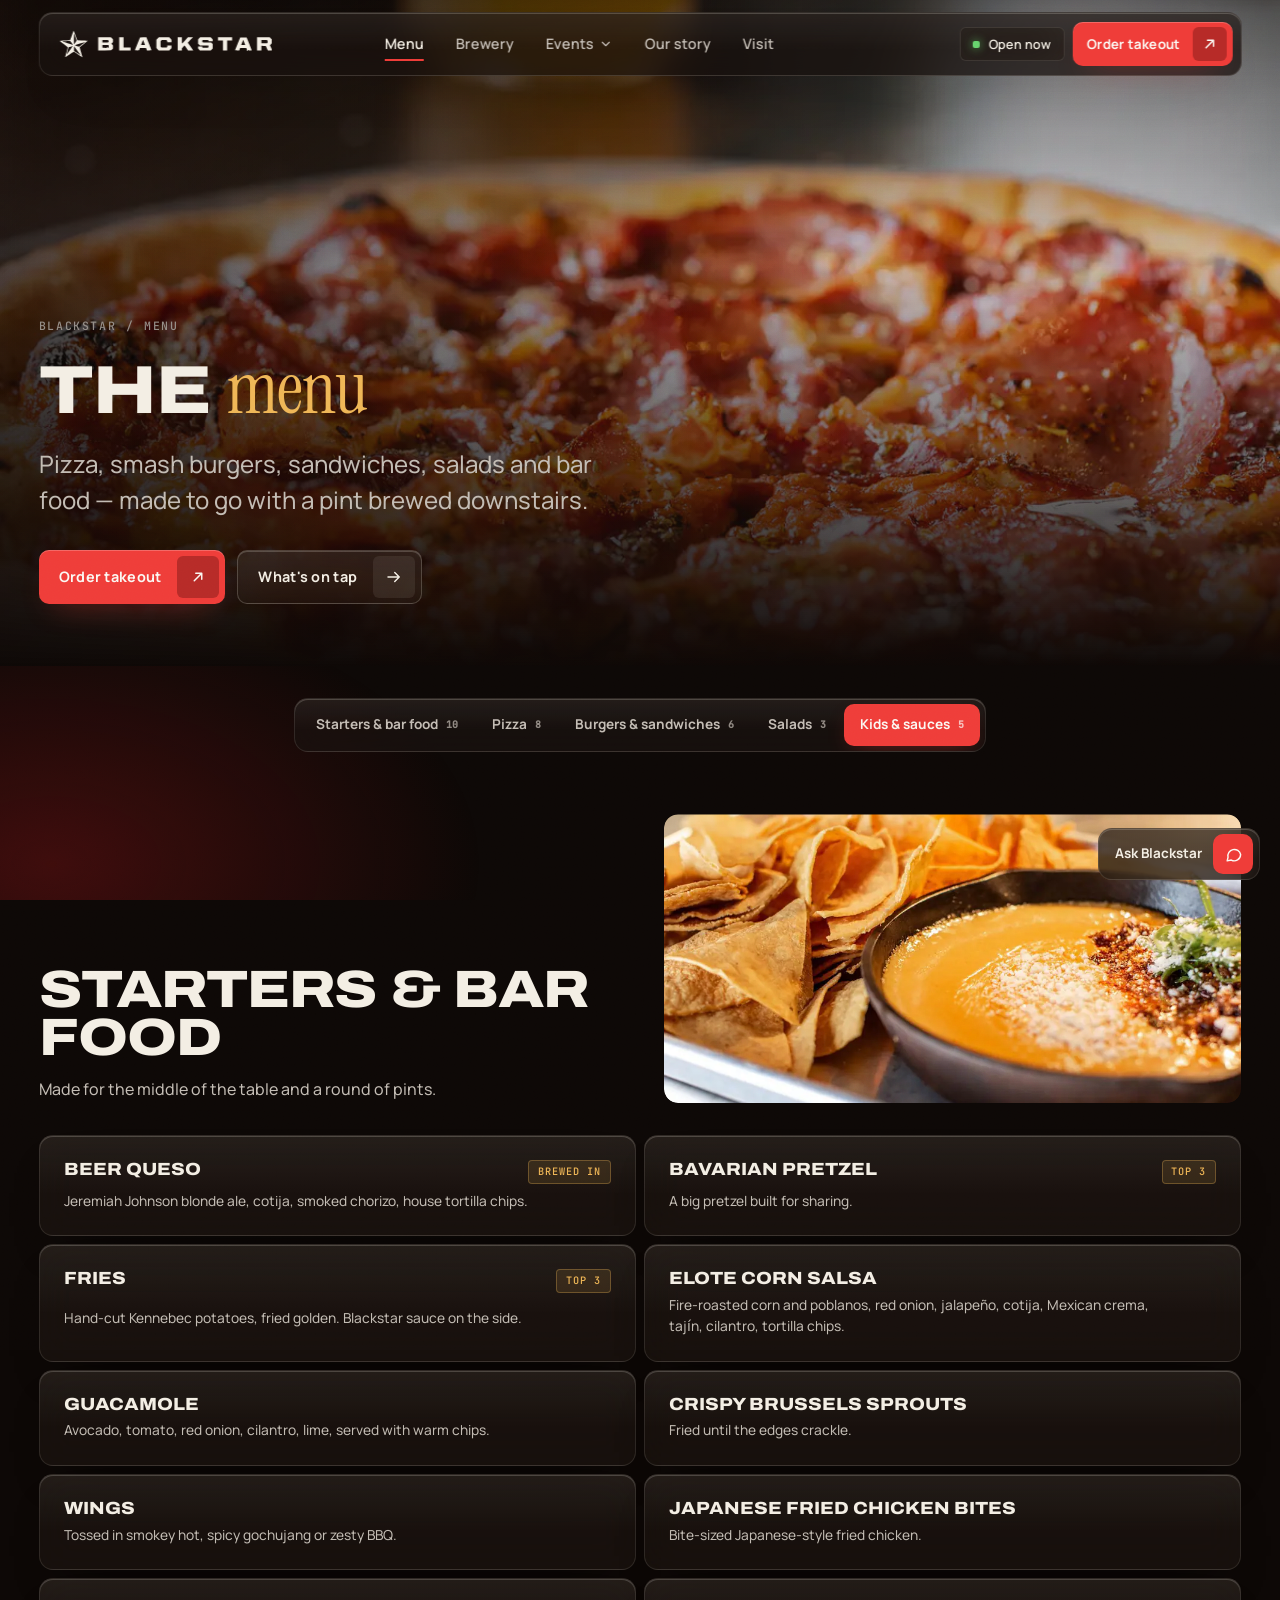
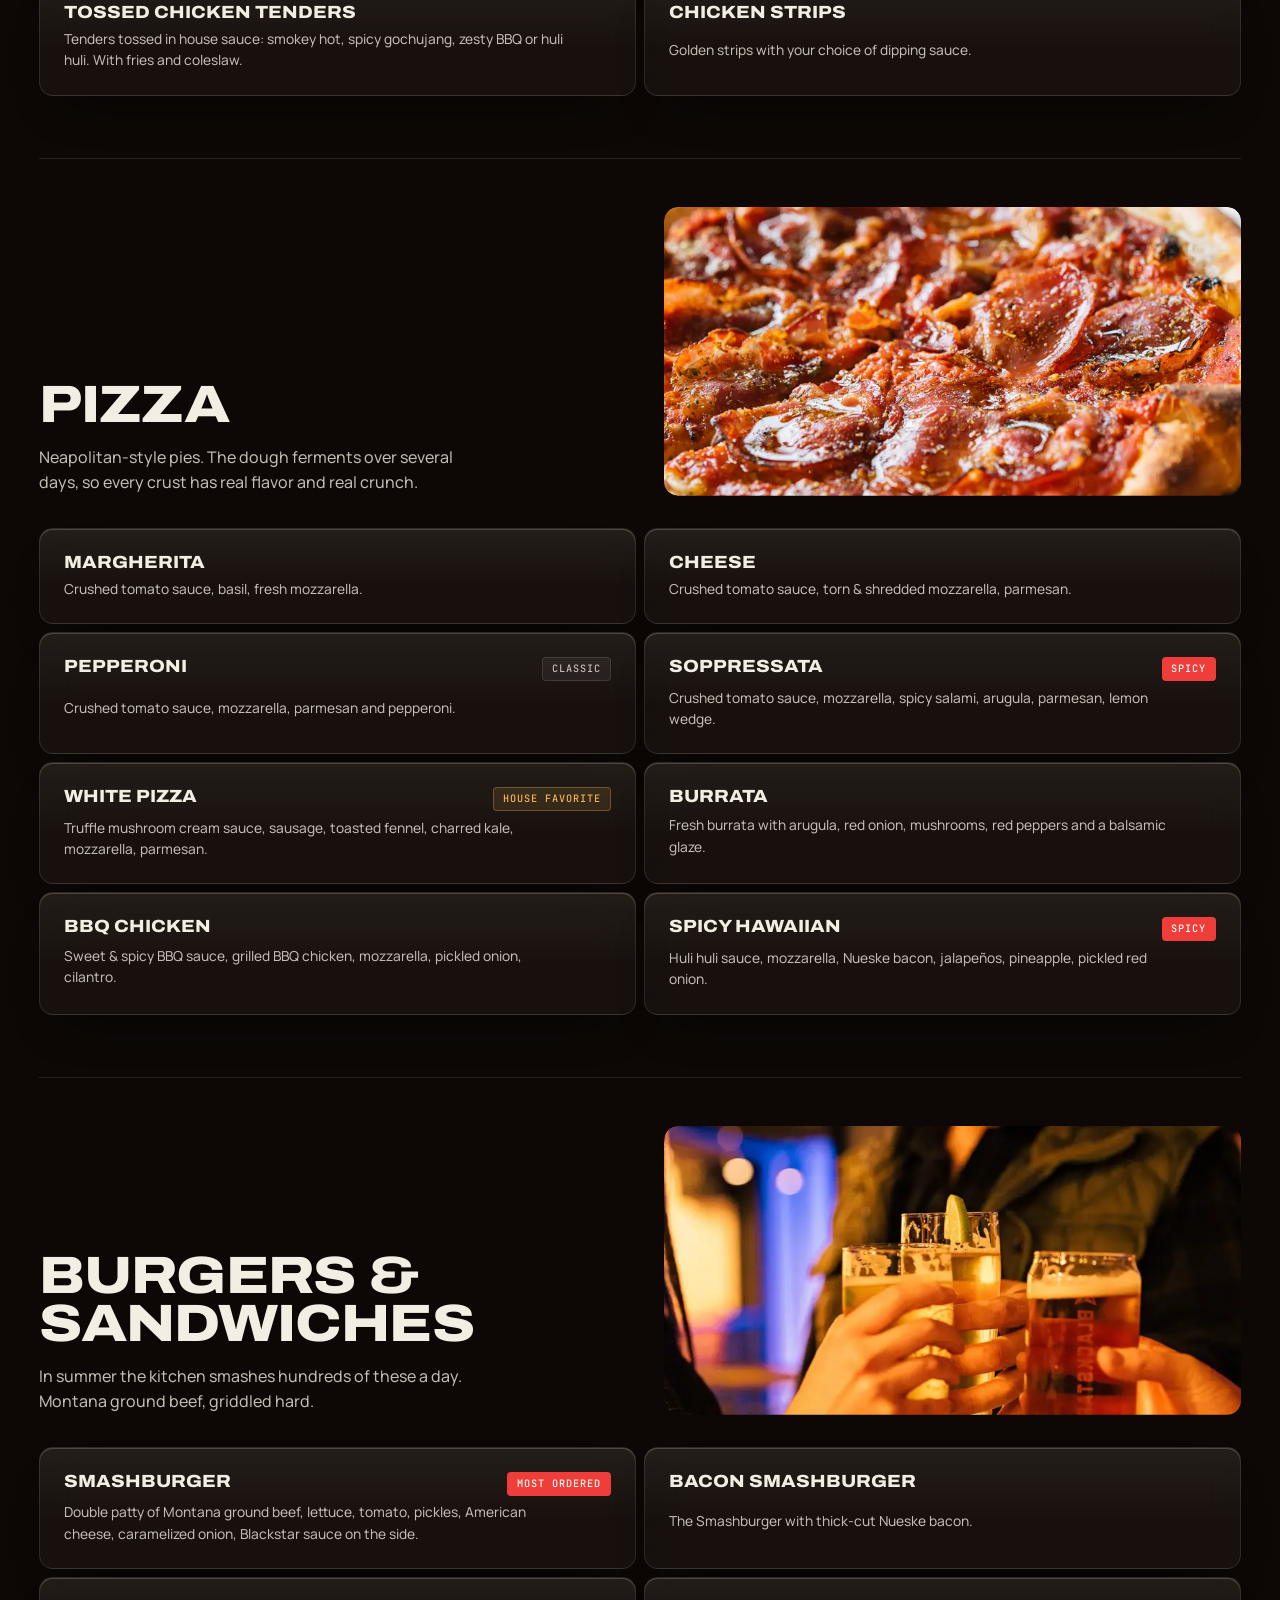
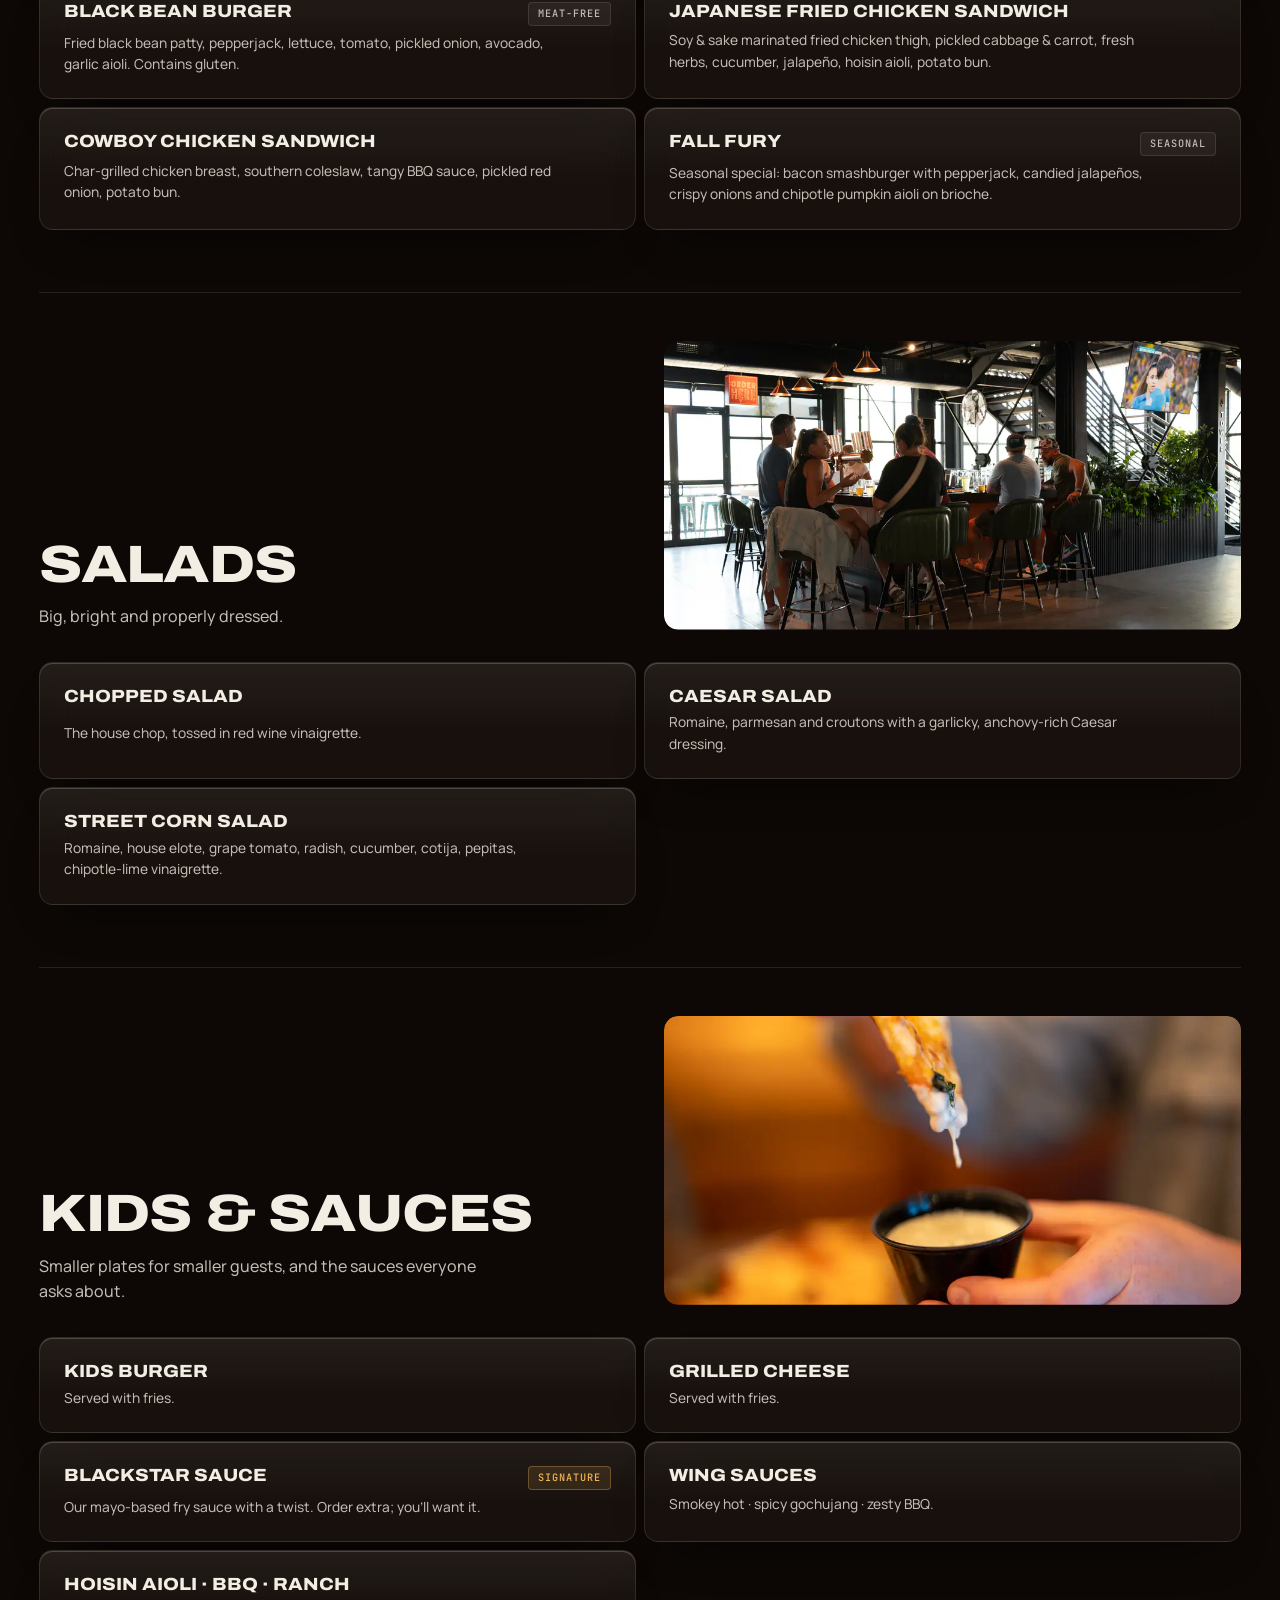
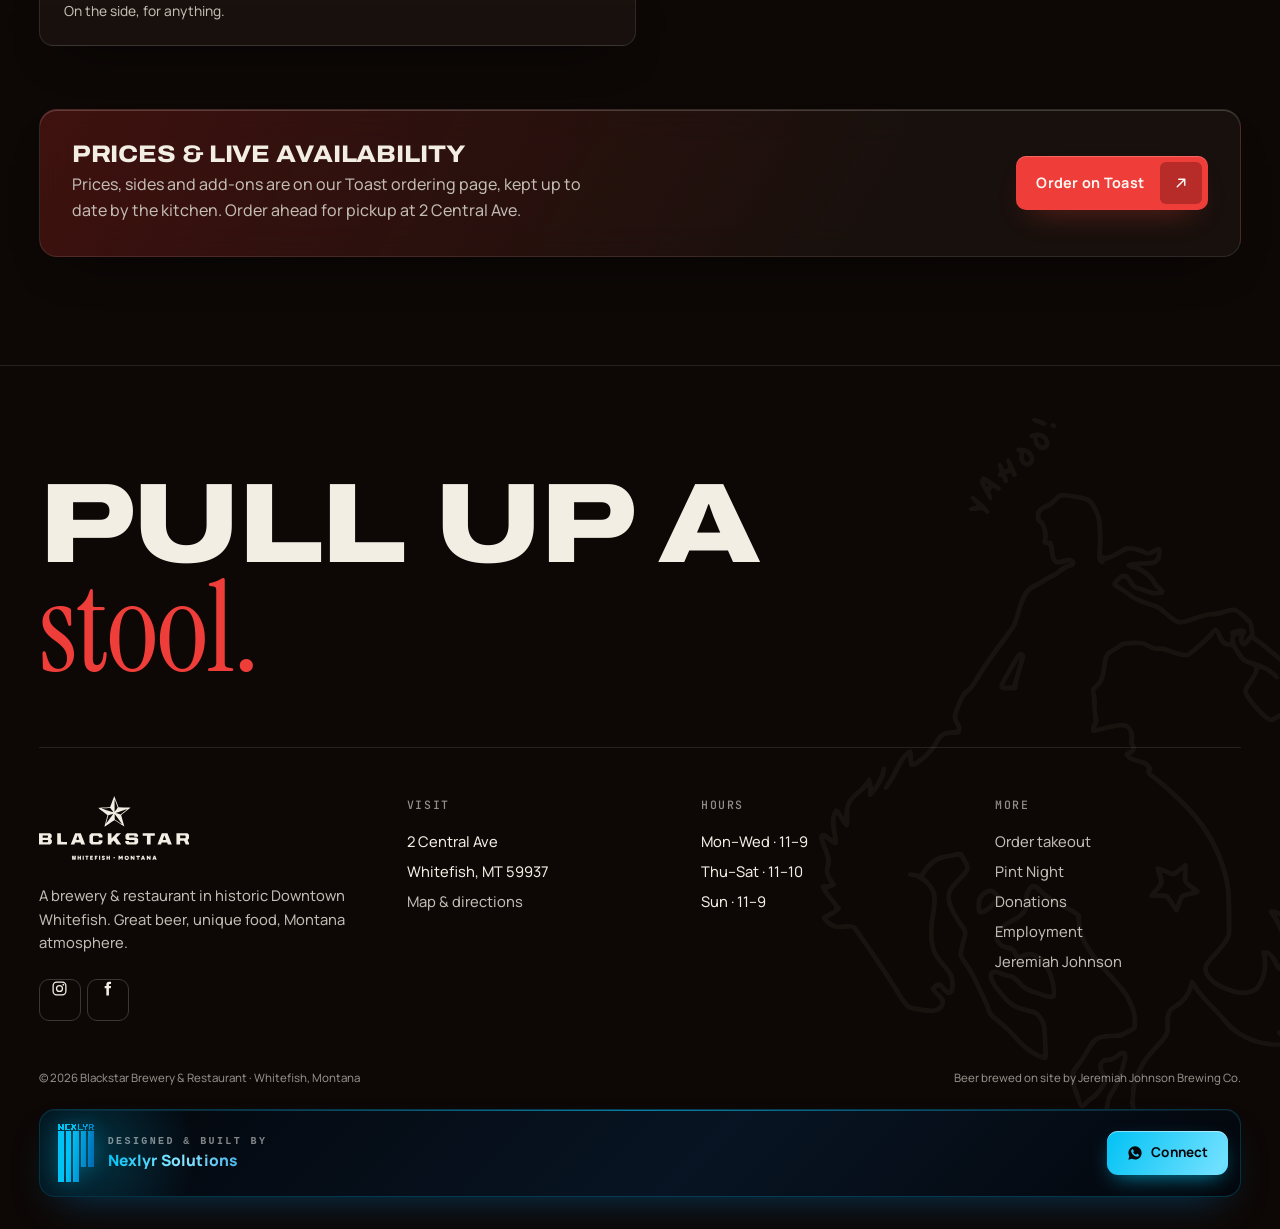
<file: menu.html>
<!doctype html>
<html lang="en">
<head>
<meta charset="utf-8">
<meta name="viewport" content="width=device-width,initial-scale=1,viewport-fit=cover">
<title>Menu — Blackstar, Whitefish MT | Pizza, Smash Burgers & Bar Food</title>
<meta name="description" content="The Blackstar menu: Neapolitan-style pizza, smash burgers, Japanese fried chicken sandwiches, beer queso, salads and kids plates. Order takeout on Toast.">
<meta name="theme-color" content="#120e0c">
<link rel="canonical" href="https://blackstar.nexlyr.solutions/menu">
<meta property="og:type" content="website"><meta property="og:site_name" content="Blackstar">
<meta property="og:title" content="Menu — Blackstar, Whitefish MT | Pizza, Smash Burgers & Bar Food"><meta property="og:description" content="The Blackstar menu: Neapolitan-style pizza, smash burgers, Japanese fried chicken sandwiches, beer queso, salads and kids plates. Order takeout on Toast.">
<meta property="og:url" content="https://blackstar.nexlyr.solutions/menu">
<meta property="og:locale" content="en_US">
<meta property="og:image" content="https://blackstar.nexlyr.solutions/assets/og/menu.jpg?v=e8fbaa5e"><meta property="og:image:secure_url" content="https://blackstar.nexlyr.solutions/assets/og/menu.jpg?v=e8fbaa5e"><meta property="og:image:type" content="image/jpeg"><meta property="og:image:width" content="1200"><meta property="og:image:height" content="630"><meta property="og:image:alt" content="Blackstar Brewery & Restaurant, Whitefish, Montana">
<meta name="twitter:card" content="summary_large_image"><meta name="twitter:title" content="Menu — Blackstar, Whitefish MT | Pizza, Smash Burgers & Bar Food"><meta name="twitter:description" content="The Blackstar menu: Neapolitan-style pizza, smash burgers, Japanese fried chicken sandwiches, beer queso, salads and kids plates. Order takeout on Toast."><meta name="twitter:image" content="https://blackstar.nexlyr.solutions/assets/og/menu.jpg?v=e8fbaa5e"><meta name="twitter:image:alt" content="Blackstar Brewery & Restaurant, Whitefish, Montana">
<link rel="icon" href="assets/brand/favicon.svg" type="image/svg+xml"><link rel="icon" href="assets/brand/favicon-32.png" sizes="32x32"><link rel="apple-touch-icon" href="assets/brand/apple-touch-icon.png">
<link rel="manifest" href="site.webmanifest">
<link rel="preload" href="assets/fonts/archivo-var.woff2" as="font" type="font/woff2" crossorigin>
<link rel="preload" href="assets/fonts/manrope-var.woff2" as="font" type="font/woff2" crossorigin>
<link rel="preload" as="image" type="image/webp" imagesrcset="assets/img/pepperoni-pizza-beer-480.webp 480w, assets/img/pepperoni-pizza-beer-800.webp 800w, assets/img/pepperoni-pizza-beer-1200.webp 1200w" imagesizes="100vw" fetchpriority="high">
<link rel="stylesheet" href="assets/css/tokens.css?v=ffd7d1bf">
<link rel="stylesheet" href="assets/css/site.css?v=4eea1d08">
<script>(function(d){d.classList.add('js');if(!matchMedia('(prefers-reduced-motion: reduce)').matches)d.classList.add('js-motion')})(document.documentElement)</script>
<script type="application/ld+json">{"@context":"https://schema.org","@type":["Restaurant","Brewery"],"name":"Blackstar","alternateName":"Blackstar Brewery & Restaurant","description":"Brewery and restaurant in historic Downtown Whitefish, Montana, with beer brewed on site by Jeremiah Johnson Brewing Co.","servesCuisine":["American","Pizza","Burgers"],"url":"https://blackstar.nexlyr.solutions/","image":"https://blackstar.nexlyr.solutions/assets/og/home.jpg","address":{"@type":"PostalAddress","streetAddress":"2 Central Ave","addressLocality":"Whitefish","addressRegion":"MT","postalCode":"59937","addressCountry":"US"},"geo":{"@type":"GeoCoordinates","latitude":48.4121,"longitude":-114.3376},"openingHoursSpecification":[{"@type":"OpeningHoursSpecification","dayOfWeek":["Monday","Tuesday","Wednesday","Sunday"],"opens":"11:00","closes":"21:00"},{"@type":"OpeningHoursSpecification","dayOfWeek":["Thursday","Friday","Saturday"],"opens":"11:00","closes":"22:00"}],"acceptsReservations":"False","hasMenu":"https://blackstar.nexlyr.solutions/menu","sameAs":["https://www.instagram.com/blackstarmontana/","https://www.facebook.com/blackstarmontana","https://www.blackstarmt.com/"]}</script>
</head>
<body data-page="menu">
<a class="skip" href="#main">Skip to content</a>
<svg width="0" height="0" style="position:absolute" aria-hidden="true">
<symbol id="i-star" viewBox="0 0 227 218"><path d="M43.3 216.4C47.2 203.6 65.0 137.3 64.8 136.4C64.6 135.7 49.9 123.8 32.1 109.9C6.0 89.5 0.1 84.5 1.6 83.9C2.6 83.5 21.3 82.4 43.0 81.5C64.7 80.6 82.7 79.7 83.0 79.5C83.4 79.3 90.1 61.3 98.0 39.4C108.7 10.0 112.6 0.2 113.2 1.6C113.7 2.7 120.5 20.6 128.3 41.5L142.6 79.5L177.5 80.7C196.8 81.4 215.8 82.0 219.9 82.2L227.4 82.5L194.9 108.4C177.1 122.6 162.2 134.6 161.8 134.9C161.4 135.2 166.3 153.5 172.6 175.5C178.9 197.5 184.0 215.8 184.0 216.2C184.0 216.6 169.3 207.2 151.2 195.3C133.2 183.4 117.3 173.0 115.9 172.1C112.9 170.4 117.7 167.5 62.6 204.8C49.9 213.5 43.0 217.6 43.3 216.4ZM164.2 193.8C162.1 190.9 150.3 174.8 138.2 158.1L116.0 127.8L116.0 146.6L116.0 165.5L141.3 182.2C155.1 191.3 166.9 198.9 167.3 198.9C167.7 199.0 166.3 196.6 164.2 193.8ZM81.4 160.1C95.0 141.2 105.9 125.6 105.7 125.4C105.4 125.1 72.1 135.8 71.2 136.5C71.1 136.6 67.2 150.3 62.6 166.9C58.1 183.5 54.9 196.5 55.5 195.8C56.2 195.1 67.9 179.0 81.4 160.1ZM182.0 111.5C195.2 101.1 205.8 92.5 205.7 92.3C205.6 92.2 186.6 98.3 163.5 105.9C132.2 116.3 122.0 120.0 123.5 120.6C129.7 123.1 154.8 130.8 156.3 130.7C157.3 130.6 168.9 122.0 182.0 111.5ZM106.0 114.5C106.0 114.3 101.2 107.5 95.4 99.5C85.6 86.2 84.5 85.0 81.6 85.0C73.7 85.1 22.8 87.8 22.5 88.2C22.2 88.5 103.4 114.8 105.2 114.9C105.7 115.0 106.0 114.8 106.0 114.5ZM126.4 97.3C132.2 89.3 137.0 82.1 137.0 81.5C137.0 80.2 117.3 27.3 115.9 25.0C115.4 24.1 115.0 41.8 115.0 67.8C115.0 92.1 115.2 112.0 115.4 112.0C115.7 112.0 120.6 105.4 126.4 97.3Z" fill="currentColor"/></symbol>
<symbol id="i-arrow" viewBox="0 0 24 24"><path d="M4 12h15M13 6l6 6-6 6" fill="none" stroke="currentColor" stroke-width="1.9" stroke-linecap="round" stroke-linejoin="round"/></symbol>
<symbol id="i-ext" viewBox="0 0 24 24"><path d="M7 17 17 7M9 7h8v8" fill="none" stroke="currentColor" stroke-width="1.9" stroke-linecap="round" stroke-linejoin="round"/></symbol>
<symbol id="i-down" viewBox="0 0 24 24"><path d="m6 9 6 6 6-6" fill="none" stroke="currentColor" stroke-width="2" stroke-linecap="round" stroke-linejoin="round"/></symbol>
<symbol id="i-left" viewBox="0 0 24 24"><path d="M15 6l-6 6 6 6" fill="none" stroke="currentColor" stroke-width="2" stroke-linecap="round" stroke-linejoin="round"/></symbol>
<symbol id="i-right" viewBox="0 0 24 24"><path d="M9 6l6 6-6 6" fill="none" stroke="currentColor" stroke-width="2" stroke-linecap="round" stroke-linejoin="round"/></symbol>
<symbol id="i-ig" viewBox="0 0 24 24"><rect x="3" y="3" width="18" height="18" rx="5" fill="none" stroke="currentColor" stroke-width="1.8"/><circle cx="12" cy="12" r="4.2" fill="none" stroke="currentColor" stroke-width="1.8"/><circle cx="17.4" cy="6.6" r="1.2" fill="currentColor"/></symbol>
<symbol id="i-fb" viewBox="0 0 24 24"><path d="M14 8.5V6.8c0-.8.5-1.3 1.3-1.3H17V2.3h-2.6C11.7 2.3 10.4 4 10.4 6.4v2.1H8v3.3h2.4V22H14V11.8h2.6l.5-3.3H14z" fill="currentColor"/></symbol>
<symbol id="i-pin" viewBox="0 0 24 24"><path d="M12 21s-7-6.2-7-11.5A7 7 0 0 1 19 9.5C19 14.8 12 21 12 21z" fill="none" stroke="currentColor" stroke-width="1.8"/><circle cx="12" cy="9.5" r="2.5" fill="currentColor"/></symbol>
<symbol id="i-clock" viewBox="0 0 24 24"><circle cx="12" cy="12" r="9" fill="none" stroke="currentColor" stroke-width="1.8"/><path d="M12 7v5l3 2" fill="none" stroke="currentColor" stroke-width="1.8" stroke-linecap="round"/></symbol>
<symbol id="i-beer" viewBox="0 0 24 24"><path d="M6 8h9v11a2 2 0 0 1-2 2H8a2 2 0 0 1-2-2V8zM15 10h2.5a2 2 0 0 1 2 2v3a2 2 0 0 1-2 2H15M6 8a3 3 0 0 1 3-4 3 3 0 0 1 5 1 2.5 2.5 0 0 1 1 3" fill="none" stroke="currentColor" stroke-width="1.7" stroke-linejoin="round"/><path d="M9 12v5M12 12v5" stroke="currentColor" stroke-width="1.7" stroke-linecap="round"/></symbol>
<symbol id="i-cal" viewBox="0 0 24 24"><rect x="3.5" y="5" width="17" height="15" rx="2.5" fill="none" stroke="currentColor" stroke-width="1.8"/><path d="M3.5 10h17M8 3v4M16 3v4" stroke="currentColor" stroke-width="1.8" stroke-linecap="round"/></symbol>
<symbol id="i-users" viewBox="0 0 24 24"><circle cx="9" cy="8" r="3.4" fill="none" stroke="currentColor" stroke-width="1.8"/><path d="M2.5 20c.6-3.6 3.2-5.6 6.5-5.6s5.9 2 6.5 5.6M16 4.8a3.3 3.3 0 0 1 0 6.4M18 14.6c2 .6 3.2 2.4 3.5 5.4" fill="none" stroke="currentColor" stroke-width="1.8" stroke-linecap="round"/></symbol>
<symbol id="i-chat" viewBox="0 0 24 24"><path d="M21 12a8 8 0 0 1-11.8 7L4 20l1.1-4.5A8 8 0 1 1 21 12Z" fill="none" stroke="currentColor" stroke-width="1.8" stroke-linejoin="round"/></symbol>
<symbol id="i-send" viewBox="0 0 24 24"><path d="M4 12 20 4l-6 16-3-7-7-1z" fill="none" stroke="currentColor" stroke-width="1.8" stroke-linejoin="round"/></symbol>
<symbol id="i-x" viewBox="0 0 24 24"><path d="M6 6l12 12M18 6 6 18" stroke="currentColor" stroke-width="2" stroke-linecap="round"/></symbol>
<symbol id="i-ticket" viewBox="0 0 24 24"><path d="M3 8a2 2 0 0 0 2-2h14a2 2 0 0 0 2 2v2a2 2 0 0 0 0 4v2a2 2 0 0 0-2 2H5a2 2 0 0 0-2-2v-2a2 2 0 0 0 0-4V8z" fill="none" stroke="currentColor" stroke-width="1.8" stroke-linejoin="round"/><path d="M14 6v12" stroke="currentColor" stroke-width="1.6" stroke-dasharray="2 2"/></symbol>
<symbol id="i-heart" viewBox="0 0 24 24"><path d="M12 20s-8-4.7-8-10.5A4.5 4.5 0 0 1 12 7a4.5 4.5 0 0 1 8 2.5C20 15.3 12 20 12 20z" fill="none" stroke="currentColor" stroke-width="1.8" stroke-linejoin="round"/></symbol>
<symbol id="i-brief" viewBox="0 0 24 24"><rect x="3" y="7" width="18" height="13" rx="2.5" fill="none" stroke="currentColor" stroke-width="1.8"/><path d="M9 7V5.5A1.5 1.5 0 0 1 10.5 4h3A1.5 1.5 0 0 1 15 5.5V7M3 12h18" fill="none" stroke="currentColor" stroke-width="1.8"/></symbol>
<symbol id="i-pizza" viewBox="0 0 24 24"><path d="M12 21 3.5 5.5a14 14 0 0 1 17 0L12 21z" fill="none" stroke="currentColor" stroke-width="1.8" stroke-linejoin="round"/><circle cx="10" cy="9" r="1.3" fill="currentColor"/><circle cx="14" cy="12" r="1.3" fill="currentColor"/></symbol>
<symbol id="i-bag" viewBox="0 0 24 24"><path d="M5 8h14l-1 12H6L5 8z" fill="none" stroke="currentColor" stroke-width="1.8" stroke-linejoin="round"/><path d="M9 10V6.5a3 3 0 0 1 6 0V10" fill="none" stroke="currentColor" stroke-width="1.8" stroke-linecap="round"/></symbol>
<symbol id="i-swipe" viewBox="0 0 24 24"><path d="M4 12h16M15 7l5 5-5 5M9 7l-5 5 5 5" fill="none" stroke="currentColor" stroke-width="1.7" stroke-linecap="round" stroke-linejoin="round"/></symbol>
<symbol id="i-mtn" viewBox="0 0 24 24"><path d="M2 19 9 7l4 6 2.5-3.5L22 19H2z" fill="none" stroke="currentColor" stroke-width="1.8" stroke-linejoin="round"/></symbol>
</svg>
<div class="grain" aria-hidden="true"></div>
<i class="progress" aria-hidden="true"></i>
<header class="nav glass glass--strong" role="banner">
  <a class="brand" href="index.html" aria-label="Blackstar home"><svg class="brand__star" viewBox="0 0 227 218" aria-hidden="true"><use href="#i-star"/></svg><svg class="brand__word" viewBox="326 84 1122 90" aria-hidden="true"><path d="M45.3 219.4C45.6 218.3 50.4 200.8 56.0 180.5C61.5 160.2 66.5 142.3 67.0 140.8C67.8 138.2 66.8 137.4 34.1 111.8C15.5 97.3 0.4 85.4 0.5 85.2C0.7 85.0 19.9 84.0 43.1 82.9C66.4 81.8 85.6 80.7 85.8 80.6C85.9 80.4 92.6 62.3 100.6 40.4C108.5 18.5 115.2 0.4 115.4 0.3C115.6 0.1 122.4 17.7 130.5 39.4C138.7 61.1 145.6 79.3 145.9 79.8C146.2 80.3 165.2 81.3 188.0 82.0C210.8 82.7 229.8 83.6 230.3 83.9C230.7 84.3 217.0 95.8 199.8 109.6C182.6 123.3 167.8 135.2 166.7 136.0C164.9 137.5 165.2 138.8 176.4 177.9C182.8 200.1 187.9 218.7 187.8 219.1C187.6 219.5 171.5 209.4 152.0 196.5C132.5 183.7 116.1 173.4 115.5 173.7C115.0 174.1 99.4 184.5 81.0 197.0C40.9 224.1 44.7 221.7 45.3 219.4ZM145.4 165.8C131.3 146.4 119.5 130.3 119.4 130.1C119.2 129.9 119.0 138.3 119.0 148.7L119.0 167.8L144.7 184.9C158.9 194.2 170.6 201.7 170.8 201.5C171.0 201.3 159.6 185.2 145.4 165.8ZM83.9 162.6C97.7 143.3 108.8 127.4 108.5 127.2C108.3 127.0 100.3 129.4 90.7 132.6L73.3 138.4L65.6 166.4C56.2 200.9 56.5 199.8 57.8 198.5C58.3 197.9 70.1 181.8 83.9 162.6ZM329.0 128.0L329.0 86.0L369.8 86.0L410.5 86.1L417.2 92.5L424.0 99.0L424.0 107.7L424.0 116.4L418.5 122.0L413.0 127.6L418.5 133.0L424.0 138.4L424.0 148.3L424.0 158.3L417.8 164.1L411.5 169.9L370.2 170.0L329.0 170.0L329.0 128.0ZM464.0 128.0L464.0 86.0L478.0 86.0L492.0 86.0L492.0 118.5L492.0 151.0L514.5 151.0L537.0 151.0L537.0 160.5L537.0 170.0L500.5 170.0L464.0 170.0L464.0 128.0ZM565.0 169.2C565.0 168.8 572.3 150.1 581.3 127.5L597.6 86.5L618.2 86.2L638.8 86.0L655.4 127.5C664.5 150.3 672.0 169.2 672.0 169.5C672.0 169.8 665.3 170.0 657.1 170.0L642.2 170.0L639.5 162.5L636.7 155.0L616.9 155.0L597.1 155.0L595.2 160.2C594.1 163.1 592.9 166.5 592.6 167.8C591.9 169.9 591.5 170.0 578.4 170.0C571.0 170.0 565.0 169.7 565.0 169.2ZM710.2 162.7L703.0 155.5L703.0 128.5L703.0 101.5L710.8 93.7L718.5 86.0L752.0 86.0L785.5 86.1L792.8 93.9L800.0 101.8L800.0 109.9L800.0 118.0L786.5 118.0L773.0 118.0L773.0 113.7C773.0 110.3 772.4 108.8 770.2 106.7C767.4 104.0 767.3 104.0 752.1 104.0L736.8 104.0L733.4 107.4L730.0 110.8L730.0 128.3C730.0 145.7 730.0 145.9 732.6 148.9L735.2 152.0L751.9 152.0C768.1 152.0 768.7 151.9 770.8 149.7C772.4 148.0 773.0 146.1 773.0 142.7L773.0 138.0L786.5 138.0L800.0 138.0L800.0 146.8L800.0 155.6L792.7 162.8L785.5 170.0L751.5 170.0L717.4 170.0L710.2 162.7ZM840.0 128.0L840.0 86.0L853.5 86.0L867.0 86.0L867.0 106.0C867.0 117.0 867.3 126.0 867.8 125.9C868.2 125.9 876.8 116.9 887.0 105.9L905.5 86.1L922.0 86.0L938.5 86.0L930.5 94.2C926.1 98.8 918.5 106.6 913.6 111.6L904.8 120.8L922.4 145.4L940.0 170.0L923.2 170.0L906.5 170.0L895.6 154.5C889.6 146.0 884.4 139.0 883.9 139.0C883.5 139.0 879.6 142.9 875.1 147.8L867.1 156.5L867.0 163.2L867.0 170.0L853.5 170.0L840.0 170.0L840.0 128.0ZM976.7 164.2L971.0 158.4L971.0 151.7L971.0 145.0L984.5 145.0L998.0 145.0L998.0 147.8C998.0 152.7 999.0 153.0 1018.1 153.0C1032.1 153.0 1036.0 152.7 1036.9 151.6C1037.6 150.7 1038.0 147.8 1037.8 144.3L1037.5 138.5L1010.0 138.2L982.5 138.0L976.8 132.3L971.0 126.6L971.0 113.0L971.0 99.4L977.8 92.7L984.6 86.0L1018.2 86.0L1051.8 86.0L1058.4 92.8L1065.0 99.5L1065.0 105.8L1065.0 112.0L1051.5 112.0L1038.0 112.0L1038.0 109.2C1038.0 107.7 1037.5 105.9 1036.8 105.2C1035.1 103.5 1000.9 103.5 999.2 105.2C998.5 105.9 998.0 108.7 998.0 111.5C998.0 114.3 998.5 117.1 999.2 117.8C1000.1 118.7 1007.8 119.0 1027.5 119.0L1054.6 119.0L1059.8 124.3L1065.0 129.6L1065.0 143.6L1065.0 157.6L1058.7 163.8L1052.4 170.0L1017.4 170.0L982.4 170.0L976.7 164.2ZM1131.0 138.0L1131.0 106.0L1115.0 106.0L1099.0 106.0L1099.0 96.0L1099.0 86.0L1144.5 86.0L1190.0 86.0L1190.0 96.0L1190.0 106.0L1174.0 106.0L1158.0 106.0L1158.0 138.0L1158.0 170.0L1144.5 170.0L1131.0 170.0L1131.0 138.0ZM1209.0 169.2C1209.0 168.8 1216.4 150.1 1225.4 127.5L1241.8 86.5L1262.5 86.5L1283.3 86.5L1299.1 126.4C1307.8 148.4 1315.2 167.1 1315.6 168.2C1316.1 169.9 1315.2 170.0 1301.1 170.0C1286.5 170.0 1286.1 170.0 1285.4 167.8C1285.1 166.5 1283.9 163.1 1282.8 160.2L1280.9 155.0L1261.1 155.0L1241.3 155.0L1238.5 162.5L1235.8 170.0L1222.4 170.0C1215.0 170.0 1209.0 169.7 1209.0 169.2ZM1350.0 128.0L1350.0 86.0L1390.8 86.0L1431.6 86.0L1438.8 93.3L1446.0 100.5L1446.0 112.0L1446.0 123.4L1439.4 130.1L1432.9 136.7L1439.1 150.1C1442.5 157.5 1445.9 165.0 1446.6 166.8L1448.0 170.0L1433.7 170.0L1419.3 170.0L1412.9 155.8L1406.4 141.5L1392.2 141.2L1378.0 140.9L1378.0 155.5L1378.0 170.0L1364.0 170.0L1350.0 170.0L1350.0 128.0ZM394.7 151.8C396.5 150.1 397.0 148.6 397.0 144.7C397.0 136.1 396.7 136.0 374.8 136.0L356.0 136.0L356.0 144.3C356.0 148.9 356.3 153.0 356.7 153.3C357.0 153.7 365.2 154.0 374.9 154.0C391.5 154.0 392.5 153.9 394.7 151.8ZM623.6 119.1C620.2 109.7 617.2 102.4 616.8 102.8C616.4 103.2 613.9 109.6 611.1 117.0C608.4 124.4 605.7 131.7 605.1 133.2L604.0 136.0L616.9 136.0L629.7 136.0L623.6 119.1ZM1270.4 126.2C1268.4 120.9 1265.6 113.2 1264.2 109.2C1262.8 105.2 1261.3 102.3 1260.9 102.7C1260.6 103.2 1257.6 110.8 1254.3 119.8L1248.3 136.0L1261.1 136.0L1273.9 136.0L1270.4 126.2ZM185.2 113.9C198.3 103.4 208.9 94.6 208.7 94.3C208.4 94.1 189.5 100.1 166.6 107.6C143.8 115.2 125.3 121.6 125.6 121.9C126.3 122.7 158.1 132.8 159.9 132.9C160.6 133.0 172.0 124.4 185.2 113.9ZM1416.2 122.3C1419.0 119.8 1418.8 108.5 1415.8 105.3C1413.7 103.1 1413.2 103.0 1395.8 103.0L1378.0 103.0L1378.0 113.5L1378.0 124.0L1396.2 124.0C1411.7 124.0 1414.6 123.8 1416.2 122.3ZM394.8 117.8C396.6 116.0 396.3 107.0 394.3 104.8C392.9 103.2 390.8 103.0 374.3 103.0L356.0 103.0L356.0 111.0L356.0 119.0L374.8 119.0C388.1 119.0 394.0 118.6 394.8 117.8ZM109.0 116.5C109.0 115.8 88.1 87.2 87.1 86.6C86.4 86.1 23.8 88.8 23.3 89.4C23.1 89.6 106.5 116.6 108.2 116.9C108.7 116.9 109.0 116.8 109.0 116.5ZM130.2 98.0L140.9 83.1L129.9 53.9C123.9 37.8 118.7 24.4 118.5 24.1C118.2 23.9 118.0 43.8 118.0 68.3C118.0 92.9 118.3 113.0 118.8 113.0C119.2 113.0 124.3 106.2 130.2 98.0Z" fill="currentColor"/></svg></a>
  <nav class="nav__links" aria-label="Main">
    <a href="menu.html" aria-current="page">Menu</a>
    <a href="brewery.html">Brewery</a>
    <div class="nav__dd">
      <button type="button" aria-expanded="false" aria-haspopup="true">Events <svg width="20" height="20" aria-hidden="true"><use href="#i-down"/></svg></button>
      <div class="dd glass glass--strong" role="menu">
        <a href="events.html" role="menuitem"><span class="ic"><svg width="20" height="20" aria-hidden="true"><use href="#i-users"/></svg></span><b>Private events</b><small>Groups of 30+, three floors</small><svg width="20" height="20" aria-hidden="true"><use href="#i-arrow"/></svg></a>
        <a href="events.html#pint-night" role="menuitem"><span class="ic"><svg width="20" height="20" aria-hidden="true"><use href="#i-ticket"/></svg></span><b>Pint Night</b><small>Community fundraisers</small><svg width="20" height="20" aria-hidden="true"><use href="#i-arrow"/></svg></a>
        <a href="events.html#faq" role="menuitem"><span class="ic"><svg width="20" height="20" aria-hidden="true"><use href="#i-cal"/></svg></span><b>Reservations FAQ</b><small>Summer & holiday policy</small><svg width="20" height="20" aria-hidden="true"><use href="#i-arrow"/></svg></a>
      </div>
    </div>
    <a href="story.html">Our story</a>
    <a href="visit.html">Visit</a>
  </nav>
  <div class="nav__r">
    <span class="status" data-open data-short><i class="dot"></i><span data-open-txt>Hours</span></span>
    <a class="btn btn--primary btn--sm btn--ext" href="https://order.toasttab.com/online/blackstarmt" target="_blank" rel="noopener" data-magnetic><span class="btn__t"><span data-t="Order takeout">Order takeout</span></span><span class="btn__i"><svg width="20" height="20" aria-hidden="true"><use href="#i-ext"/></svg></span></a>
    <button class="burger" type="button" aria-expanded="false" aria-controls="msheet" aria-label="Open menu"><i></i><i></i><i></i></button>
  </div>
</header>
<div class="scrim" aria-hidden="true"></div>
<div class="msheet glass glass--strong" id="msheet" role="dialog" aria-label="Site menu">
  <nav class="msheet__grid" aria-label="Mobile">
    <a class="mtile" href="index.html"><span class="ic"><svg width="20" height="20" aria-hidden="true"><use href="#i-star"/></svg><small>01</small></span><span><b>Home</b><span class="m">Start here</span></span></a>
    <a class="mtile" href="menu.html" aria-current="page"><span class="ic"><svg width="20" height="20" aria-hidden="true"><use href="#i-pizza"/></svg><small>02</small></span><span><b>Menu</b><span class="m">Pizza · burgers · bar food</span></span></a>
    <a class="mtile" href="brewery.html"><span class="ic"><svg width="20" height="20" aria-hidden="true"><use href="#i-beer"/></svg><small>03</small></span><span><b>Brewery</b><span class="m">Brewed on site</span></span></a>
    <a class="mtile" href="events.html"><span class="ic"><svg width="20" height="20" aria-hidden="true"><use href="#i-users"/></svg><small>04</small></span><span><b>Events</b><span class="m">Groups of 30+</span></span></a>
    <a class="mtile" href="story.html"><span class="ic"><svg width="20" height="20" aria-hidden="true"><use href="#i-mtn"/></svg><small>05</small></span><span><b>Our story</b><span class="m">Since 1994</span></span></a>
    <a class="mtile" href="visit.html"><span class="ic"><svg width="20" height="20" aria-hidden="true"><use href="#i-pin"/></svg><small>06</small></span><span><b>Visit</b><span class="m">2 Central Ave</span></span></a>
  </nav>
  <div class="msheet__foot">
    <span class="status" data-open><i class="dot"></i><span data-open-txt>Hours</span></span>
    <a class="btn btn--primary btn--sm btn--ext" href="https://order.toasttab.com/online/blackstarmt" target="_blank" rel="noopener" data-magnetic><span class="btn__t"><span data-t="Order takeout">Order takeout</span></span><span class="btn__i"><svg width="20" height="20" aria-hidden="true"><use href="#i-ext"/></svg></span></a>
  </div>
</div>
<nav class="dock glass glass--strong" aria-label="Quick actions">
  <a href="index.html"><svg width="20" height="20" aria-hidden="true"><use href="#i-star"/></svg><span>Home</span></a>
  <a href="menu.html" aria-current="page"><svg width="20" height="20" aria-hidden="true"><use href="#i-pizza"/></svg><span>Menu</span></a>
  <a class="dock__order" href="https://order.toasttab.com/online/blackstarmt" target="_blank" rel="noopener"><span class="ic"><svg width="20" height="20" aria-hidden="true"><use href="#i-bag"/></svg></span><span>Order</span></a>
  <a href="events.html"><svg width="20" height="20" aria-hidden="true"><use href="#i-users"/></svg><span>Events</span></a>
  <button type="button" data-chat-open aria-expanded="false" aria-controls="chat"><svg width="20" height="20" aria-hidden="true"><use href="#i-chat"/></svg><span>Ask</span></button>
</nav>

<main id="main">
<section class="phero">
  <div class="hero__media"><img src="assets/img/pepperoni-pizza-beer-1200.webp" srcset="assets/img/pepperoni-pizza-beer-480.webp 480w, assets/img/pepperoni-pizza-beer-800.webp 800w, assets/img/pepperoni-pizza-beer-1200.webp 1200w" sizes="100vw" width="1200" height="1800" alt="" fetchpriority="high" decoding="async" style="background:rgb(24,40,40);object-position:50% 68%"></div>
  <div class="wrap hero__inner">
    <p class="crumbs mono"><a href="index.html">Blackstar</a><span aria-hidden="true">/</span><span>Menu</span></p>
    <h1 class="display">The <span class="serif">menu</span></h1>
    <p class="lede">Pizza, smash burgers, sandwiches, salads and bar food — made to go with a pint brewed downstairs.</p>
    <div class="btn-row" style="margin-top:var(--space-lg)"><a class="btn btn--primary btn--ext" href="https://order.toasttab.com/online/blackstarmt" target="_blank" rel="noopener" data-magnetic><span class="btn__t"><span data-t="Order takeout">Order takeout</span></span><span class="btn__i"><svg width="20" height="20" aria-hidden="true"><use href="#i-ext"/></svg></span></a><a class="btn btn--glass" href="brewery.html#taps" data-magnetic><span class="btn__t"><span data-t="What's on tap">What's on tap</span></span><span class="btn__i"><svg width="20" height="20" aria-hidden="true"><use href="#i-arrow"/></svg></span></a></div>
  </div>
</section>
<section class="section" style="padding-top:var(--space-lg)">
  <div class="wrap">
    <nav class="mtabs" aria-label="Menu sections"><div class="mtabs__in glass glass--strong"><span class="mtabs__ind" aria-hidden="true"></span><a href="#starters">Starters & bar food<small>10</small></a><a href="#pizza">Pizza<small>8</small></a><a href="#burgers">Burgers & sandwiches<small>6</small></a><a href="#salads">Salads<small>3</small></a><a href="#kids">Kids & sauces<small>5</small></a></div></nav>
    <section class="mcat is-active" id="starters" aria-labelledby="h-starters">
      <div class="mcat__head">
        <div><h2 id="h-starters" class="display h3 rv-line"><span>Starters & bar food</span></h2><p class="rv" style="margin-top:var(--space-xs)">Made for the middle of the table and a round of pints.</p></div>
        <figure class="rv-clip"><img src="assets/img/beer-queso-chips-960.webp" srcset="assets/img/beer-queso-chips-480.webp 480w, assets/img/beer-queso-chips-960.webp 960w" sizes="(max-width:960px) 100vw, 45vw" width="960" height="751" alt="" loading="lazy" decoding="async" style="background:rgb(248,248,248)"></figure>
      </div>
      <div class="mlist"><article class="mitem glass rv" style="--d:0"><h3>Beer Queso</h3><div class="tags"><span class="tag tag--gold">Brewed in</span></div><p>Jeremiah Johnson blonde ale, cotija, smoked chorizo, house tortilla chips.</p></article><article class="mitem glass rv" style="--d:1"><h3>Bavarian Pretzel</h3><div class="tags"><span class="tag tag--gold">Top 3</span></div><p>A big pretzel built for sharing.</p></article><article class="mitem glass rv" style="--d:0"><h3>Fries</h3><div class="tags"><span class="tag tag--gold">Top 3</span></div><p>Hand-cut Kennebec potatoes, fried golden. Blackstar sauce on the side.</p></article><article class="mitem glass rv" style="--d:1"><h3>Elote Corn Salsa</h3><div class="tags"></div><p>Fire-roasted corn and poblanos, red onion, jalapeño, cotija, Mexican crema, tajín, cilantro, tortilla chips.</p></article><article class="mitem glass rv" style="--d:0"><h3>Guacamole</h3><div class="tags"></div><p>Avocado, tomato, red onion, cilantro, lime, served with warm chips.</p></article><article class="mitem glass rv" style="--d:1"><h3>Crispy Brussels Sprouts</h3><div class="tags"></div><p>Fried until the edges crackle.</p></article><article class="mitem glass rv" style="--d:0"><h3>Wings</h3><div class="tags"></div><p>Tossed in smokey hot, spicy gochujang or zesty BBQ.</p></article><article class="mitem glass rv" style="--d:1"><h3>Japanese Fried Chicken Bites</h3><div class="tags"></div><p>Bite-sized Japanese-style fried chicken.</p></article><article class="mitem glass rv" style="--d:0"><h3>Tossed Chicken Tenders</h3><div class="tags"></div><p>Tenders tossed in house sauce: smokey hot, spicy gochujang, zesty BBQ or huli huli. With fries and coleslaw.</p></article><article class="mitem glass rv" style="--d:1"><h3>Chicken Strips</h3><div class="tags"></div><p>Golden strips with your choice of dipping sauce.</p></article></div>
    </section><section class="mcat" id="pizza" aria-labelledby="h-pizza">
      <div class="mcat__head">
        <div><h2 id="h-pizza" class="display h3 rv-line"><span>Pizza</span></h2><p class="rv" style="margin-top:var(--space-xs)">Neapolitan-style pies. The dough ferments over several days, so every crust has real flavor and real crunch.</p></div>
        <figure class="rv-clip"><img src="assets/img/pepperoni-pizza-close-1200.webp" srcset="assets/img/pepperoni-pizza-close-480.webp 480w, assets/img/pepperoni-pizza-close-800.webp 800w, assets/img/pepperoni-pizza-close-1200.webp 1200w" sizes="(max-width:960px) 100vw, 45vw" width="1200" height="1800" alt="" loading="lazy" decoding="async" style="background:rgb(8,8,8);object-position:50% 72%"></figure>
      </div>
      <div class="mlist"><article class="mitem glass rv" style="--d:0"><h3>Margherita</h3><div class="tags"></div><p>Crushed tomato sauce, basil, fresh mozzarella.</p></article><article class="mitem glass rv" style="--d:1"><h3>Cheese</h3><div class="tags"></div><p>Crushed tomato sauce, torn & shredded mozzarella, parmesan.</p></article><article class="mitem glass rv" style="--d:0"><h3>Pepperoni</h3><div class="tags"><span class="tag">Classic</span></div><p>Crushed tomato sauce, mozzarella, parmesan and pepperoni.</p></article><article class="mitem glass rv" style="--d:1"><h3>Soppressata</h3><div class="tags"><span class="tag tag--hot">Spicy</span></div><p>Crushed tomato sauce, mozzarella, spicy salami, arugula, parmesan, lemon wedge.</p></article><article class="mitem glass rv" style="--d:0"><h3>White Pizza</h3><div class="tags"><span class="tag tag--gold">House favorite</span></div><p>Truffle mushroom cream sauce, sausage, toasted fennel, charred kale, mozzarella, parmesan.</p></article><article class="mitem glass rv" style="--d:1"><h3>Burrata</h3><div class="tags"></div><p>Fresh burrata with arugula, red onion, mushrooms, red peppers and a balsamic glaze.</p></article><article class="mitem glass rv" style="--d:0"><h3>BBQ Chicken</h3><div class="tags"></div><p>Sweet & spicy BBQ sauce, grilled BBQ chicken, mozzarella, pickled onion, cilantro.</p></article><article class="mitem glass rv" style="--d:1"><h3>Spicy Hawaiian</h3><div class="tags"><span class="tag tag--hot">Spicy</span></div><p>Huli huli sauce, mozzarella, Nueske bacon, jalapeños, pineapple, pickled red onion.</p></article></div>
    </section><section class="mcat" id="burgers" aria-labelledby="h-burgers">
      <div class="mcat__head">
        <div><h2 id="h-burgers" class="display h3 rv-line"><span>Burgers & sandwiches</span></h2><p class="rv" style="margin-top:var(--space-xs)">In summer the kitchen smashes hundreds of these a day. Montana ground beef, griddled hard.</p></div>
        <figure class="rv-clip"><img src="assets/img/cheers-pints-1200.webp" srcset="assets/img/cheers-pints-480.webp 480w, assets/img/cheers-pints-800.webp 800w, assets/img/cheers-pints-1200.webp 1200w" sizes="(max-width:960px) 100vw, 45vw" width="1200" height="1500" alt="" loading="lazy" decoding="async" style="background:rgb(8,8,8)"></figure>
      </div>
      <div class="mlist"><article class="mitem glass rv" style="--d:0"><h3>Smashburger</h3><div class="tags"><span class="tag tag--hot">Most ordered</span></div><p>Double patty of Montana ground beef, lettuce, tomato, pickles, American cheese, caramelized onion, Blackstar sauce on the side.</p></article><article class="mitem glass rv" style="--d:1"><h3>Bacon Smashburger</h3><div class="tags"></div><p>The Smashburger with thick-cut Nueske bacon.</p></article><article class="mitem glass rv" style="--d:0"><h3>Black Bean Burger</h3><div class="tags"><span class="tag">Meat-free</span></div><p>Fried black bean patty, pepperjack, lettuce, tomato, pickled onion, avocado, garlic aioli. Contains gluten.</p></article><article class="mitem glass rv" style="--d:1"><h3>Japanese Fried Chicken Sandwich</h3><div class="tags"></div><p>Soy & sake marinated fried chicken thigh, pickled cabbage & carrot, fresh herbs, cucumber, jalapeño, hoisin aioli, potato bun.</p></article><article class="mitem glass rv" style="--d:0"><h3>Cowboy Chicken Sandwich</h3><div class="tags"></div><p>Char-grilled chicken breast, southern coleslaw, tangy BBQ sauce, pickled red onion, potato bun.</p></article><article class="mitem glass rv" style="--d:1"><h3>Fall Fury</h3><div class="tags"><span class="tag">Seasonal</span></div><p>Seasonal special: bacon smashburger with pepperjack, candied jalapeños, crispy onions and chipotle pumpkin aioli on brioche.</p></article></div>
    </section><section class="mcat" id="salads" aria-labelledby="h-salads">
      <div class="mcat__head">
        <div><h2 id="h-salads" class="display h3 rv-line"><span>Salads</span></h2><p class="rv" style="margin-top:var(--space-xs)">Big, bright and properly dressed.</p></div>
        <figure class="rv-clip"><img src="assets/img/dining-tables-960.webp" srcset="assets/img/dining-tables-480.webp 480w, assets/img/dining-tables-960.webp 960w, assets/img/dining-tables-1600.webp 1600w" sizes="(max-width:960px) 100vw, 45vw" width="960" height="639" alt="" loading="lazy" decoding="async" style="background:rgb(8,8,8)"></figure>
      </div>
      <div class="mlist"><article class="mitem glass rv" style="--d:0"><h3>Chopped Salad</h3><div class="tags"></div><p>The house chop, tossed in red wine vinaigrette.</p></article><article class="mitem glass rv" style="--d:1"><h3>Caesar Salad</h3><div class="tags"></div><p>Romaine, parmesan and croutons with a garlicky, anchovy-rich Caesar dressing.</p></article><article class="mitem glass rv" style="--d:0"><h3>Street Corn Salad</h3><div class="tags"></div><p>Romaine, house elote, grape tomato, radish, cucumber, cotija, pepitas, chipotle-lime vinaigrette.</p></article></div>
    </section><section class="mcat" id="kids" aria-labelledby="h-kids">
      <div class="mcat__head">
        <div><h2 id="h-kids" class="display h3 rv-line"><span>Kids & sauces</span></h2><p class="rv" style="margin-top:var(--space-xs)">Smaller plates for smaller guests, and the sauces everyone asks about.</p></div>
        <figure class="rv-clip"><img src="assets/img/queso-pour-960.webp" srcset="assets/img/queso-pour-480.webp 480w, assets/img/queso-pour-960.webp 960w, assets/img/queso-pour-1600.webp 1600w" sizes="(max-width:960px) 100vw, 45vw" width="960" height="640" alt="" loading="lazy" decoding="async" style="background:rgb(136,56,8)"></figure>
      </div>
      <div class="mlist"><article class="mitem glass rv" style="--d:0"><h3>Kids Burger</h3><div class="tags"></div><p>Served with fries.</p></article><article class="mitem glass rv" style="--d:1"><h3>Grilled Cheese</h3><div class="tags"></div><p>Served with fries.</p></article><article class="mitem glass rv" style="--d:0"><h3>Blackstar Sauce</h3><div class="tags"><span class="tag tag--gold">Signature</span></div><p>Our mayo-based fry sauce with a twist. Order extra; you'll want it.</p></article><article class="mitem glass rv" style="--d:1"><h3>Wing sauces</h3><div class="tags"></div><p>Smokey hot · spicy gochujang · zesty BBQ.</p></article><article class="mitem glass rv" style="--d:0"><h3>Hoisin aioli · BBQ · Ranch</h3><div class="tags"></div><p>On the side, for anything.</p></article></div>
    </section>
    <div class="order-band glass rv">
      <div><h2 class="h4">Prices & live availability</h2><p style="margin-top:.4rem">Prices, sides and add-ons are on our Toast ordering page, kept up to date by the kitchen. Order ahead for pickup at 2 Central Ave.</p></div>
      <a class="btn btn--primary btn--ext" href="https://order.toasttab.com/online/blackstarmt" target="_blank" rel="noopener" data-magnetic><span class="btn__t"><span data-t="Order on Toast">Order on Toast</span></span><span class="btn__i"><svg width="20" height="20" aria-hidden="true"><use href="#i-ext"/></svg></span></a>
    </div>
  </div>
</section>
</main>
<footer class="foot" role="contentinfo">
  <img class="foot__bronco" src="assets/brand/bronco-cream.svg" alt="" width="714" height="1053" loading="lazy" decoding="async">
  <div class="wrap">
    <p class="foot__statement rv">Pull up a<br><span class="serif">stool.</span></p>
    <div class="foot__grid">
      <div class="foot__brand">
        <svg viewBox="0 0 1066 453" role="img" aria-label="Blackstar — Whitefish, Montana"><path d="M448.8 451.5C446.4 450.2 444.0 447.2 444.0 445.6C444.0 445.3 445.7 444.6 447.7 444.1C450.7 443.2 451.6 443.3 452.3 444.5C452.7 445.3 454.2 446.0 455.6 446.0C459.6 446.0 458.2 442.7 453.5 441.2C447.4 439.2 445.0 436.4 445.0 431.4C445.0 425.5 448.2 423.0 455.7 423.0C460.1 423.0 461.5 423.5 463.5 425.5C464.9 426.8 466.0 428.6 466.0 429.4C466.0 431.2 460.2 432.6 458.7 431.1C457.1 429.5 453.0 429.7 453.0 431.4C453.0 432.2 455.1 433.5 458.0 434.5C460.7 435.4 463.7 437.1 464.5 438.3C466.6 441.2 466.4 447.3 464.2 450.0C461.8 453.0 452.9 453.8 448.8 451.5ZM612.9 450.9C608.0 448.0 606.0 444.3 606.0 437.8C606.0 428.2 611.3 423.0 621.0 423.0C630.7 423.0 636.0 428.2 636.0 437.8C636.0 441.1 635.3 444.3 634.2 446.2C630.5 452.6 619.9 454.9 612.9 450.9ZM234.6 446.2C234.3 443.1 233.8 436.6 233.4 431.8L232.8 423.0L236.3 423.0L239.9 423.0L240.2 433.2C240.5 444.4 240.5 444.5 242.6 427.2L243.1 423.0L247.5 423.0L251.8 423.0L252.5 431.8C253.4 444.5 253.6 444.6 254.5 433.2L255.3 423.0L258.2 423.0L261.2 423.0L260.6 435.8C260.2 442.8 259.6 449.3 259.4 450.2C259.0 451.6 257.7 452.0 253.4 452.0L248.0 452.0L248.0 445.5C248.0 441.8 247.6 439.0 247.0 439.0C246.4 439.0 246.0 441.2 246.0 443.9C246.0 451.3 245.5 452.0 240.0 452.0L235.2 452.0L234.6 446.2ZM273.0 437.5L273.0 423.0L277.0 423.0L281.0 423.0L281.0 428.5L281.0 434.0L285.0 434.0L289.0 434.0L289.0 428.5L289.0 423.0L293.0 423.0L297.0 423.0L297.0 437.5L297.0 452.0L293.0 452.0L289.0 452.0L289.0 446.5L289.0 441.0L285.0 441.0L281.0 441.0L281.0 446.5L281.0 452.0L277.0 452.0L273.0 452.0L273.0 437.5ZM309.0 437.5L309.0 423.0L313.0 423.0L317.0 423.0L317.0 437.5L317.0 452.0L313.0 452.0L309.0 452.0L309.0 437.5ZM335.0 441.0L335.0 430.0L331.5 430.0C328.2 430.0 328.0 429.8 328.0 426.5L328.0 423.0L339.0 423.0L350.0 423.0L350.0 426.5C350.0 429.8 349.8 430.0 346.5 430.0L343.0 430.0L343.0 441.0L343.0 452.0L339.0 452.0L335.0 452.0L335.0 441.0ZM362.0 437.5L362.0 423.0L372.0 423.0L382.0 423.0L382.0 426.5L382.0 430.0L376.0 430.0C370.7 430.0 370.0 430.2 370.0 432.0C370.0 433.7 370.7 434.0 374.0 434.0C377.9 434.0 378.0 434.1 378.0 437.5C378.0 440.9 377.9 441.0 374.0 441.0C370.7 441.0 370.0 441.3 370.0 443.0C370.0 444.8 370.7 445.0 376.0 445.0L382.0 445.0L382.0 448.5L382.0 452.0L372.0 452.0L362.0 452.0L362.0 437.5ZM395.0 437.5L395.0 423.0L404.5 423.0L414.0 423.0L414.0 426.5L414.0 429.9L408.2 430.2C403.2 430.5 402.5 430.8 402.2 432.8C401.9 434.8 402.3 435.0 406.4 435.0C411.0 435.0 411.0 435.0 411.0 438.5C411.0 442.0 411.0 442.0 406.5 442.0L402.0 442.0L402.0 447.0L402.0 452.0L398.5 452.0L395.0 452.0L395.0 437.5ZM425.0 437.5L425.0 423.0L429.0 423.0L433.0 423.0L433.0 437.5L433.0 452.0L429.0 452.0L425.0 452.0L425.0 437.5ZM478.0 437.5L478.0 423.0L482.0 423.0L486.0 423.0L486.0 428.5L486.0 434.0L490.0 434.0L494.0 434.0L494.0 428.5L494.0 423.0L498.0 423.0L502.0 423.0L502.0 437.5L502.0 452.0L498.0 452.0L494.0 452.0L494.0 446.4L494.0 440.9L490.2 441.2L486.5 441.5L486.2 446.8L485.9 452.0L481.9 452.0L478.0 452.0L478.0 437.5ZM563.0 437.5L563.0 423.0L567.3 423.0C571.5 423.0 571.8 423.2 574.4 428.0C575.9 430.7 577.5 433.2 578.0 433.5C578.4 433.8 580.3 431.5 582.0 428.5C585.0 423.3 585.4 423.0 589.1 423.0L593.0 423.0L593.0 437.5L593.0 452.0L589.0 452.0L585.0 452.0L585.0 444.8L585.0 437.5L582.8 441.2C581.1 444.1 580.0 445.0 578.0 445.0C576.0 445.0 574.9 444.1 573.4 441.2L571.5 437.5L571.2 444.8L570.9 452.0L567.0 452.0L563.0 452.0L563.0 437.5ZM649.0 437.5L649.0 423.0L652.9 423.0C656.7 423.0 657.1 423.4 662.4 430.6L668.0 438.3L668.0 430.6L668.0 423.0L672.0 423.0L676.0 423.0L676.0 437.5L676.0 452.0L671.8 452.0C667.6 452.0 667.4 451.8 662.5 444.8L657.5 437.7L657.2 444.9L656.9 452.0L653.0 452.0L649.0 452.0L649.0 437.5ZM697.0 441.5L697.0 431.0L693.0 431.0L689.0 431.0L689.0 427.0L689.0 423.0L701.5 423.0L714.0 423.0L714.0 427.0L714.0 431.0L709.5 431.0L705.0 431.0L705.0 441.5L705.0 452.0L701.0 452.0L697.0 452.0L697.0 441.5ZM721.0 451.2C721.0 450.8 723.3 444.3 726.1 436.7L731.3 422.9L735.9 423.2L740.5 423.5L745.7 437.0C748.5 444.4 750.9 450.8 750.9 451.2C751.0 451.7 749.0 452.0 746.6 452.0C743.1 452.0 742.1 451.6 741.7 450.0C741.3 448.3 740.3 448.0 736.1 448.0C732.1 448.0 730.9 448.4 730.0 450.0C729.2 451.5 727.9 452.0 725.0 452.0C722.8 452.0 721.0 451.7 721.0 451.2ZM763.0 437.5L763.0 423.0L767.0 423.0C770.8 423.0 771.3 423.3 776.3 430.2L781.5 437.4L781.8 430.2L782.1 423.0L786.0 423.0L790.0 423.0L790.0 437.5L790.0 452.0L785.8 452.0C781.6 451.9 781.4 451.7 776.5 444.7L771.5 437.5L771.2 444.8L770.9 452.0L767.0 452.0L763.0 452.0L763.0 437.5ZM804.6 445.2C806.0 441.5 808.5 435.0 810.2 430.7L813.2 422.9L817.8 423.2L822.4 423.5L827.7 437.5C830.6 445.2 833.0 451.6 833.0 451.8C833.0 451.9 831.0 452.0 828.6 452.0C825.0 452.0 824.0 451.6 823.5 450.0C823.0 448.3 822.0 448.0 817.5 448.0C813.0 448.0 812.0 448.3 811.5 450.0C811.0 451.6 810.0 452.0 806.5 452.0L802.1 452.0L804.6 445.2ZM626.2 443.3C629.1 440.7 628.6 434.6 625.4 432.1C623.9 430.9 622.0 430.0 621.0 430.0C620.0 430.0 618.1 430.9 616.6 432.1C613.6 434.5 613.1 439.3 615.6 442.8C617.5 445.5 623.4 445.8 626.2 443.3ZM528.6 440.5C526.6 438.4 526.6 437.0 528.6 434.2C532.0 429.3 539.9 434.5 536.6 439.5C534.9 442.1 530.7 442.6 528.6 440.5ZM737.2 436.9L735.6 432.7L734.4 436.1C732.6 440.9 732.7 441.0 735.9 441.0L738.8 441.0L737.2 436.9ZM820.0 440.1C820.0 439.7 819.5 437.8 818.8 435.9L817.7 432.6L816.4 436.0C814.7 440.9 814.7 441.0 817.5 441.0C818.9 441.0 820.0 440.6 820.0 440.1ZM0.0 304.0L0.0 264.0L39.1 264.0L78.2 264.0L84.1 269.1L90.0 274.3L90.0 283.4L90.0 292.6L85.5 297.0C83.0 299.4 81.0 301.9 81.0 302.5C81.0 303.1 83.2 305.8 86.0 308.5L91.0 313.4L91.0 322.5L91.0 331.6L84.7 337.8L78.4 344.0L39.2 344.0L0.0 344.0L0.0 304.0ZM129.0 304.0L129.0 264.0L142.0 264.0L155.0 264.0L155.2 294.2L155.5 324.5L176.8 324.8L198.0 325.0L198.0 334.5L198.0 344.0L163.5 344.0L129.0 344.0L129.0 304.0ZM225.7 339.8C226.6 337.4 233.8 319.5 241.6 300.0L255.8 264.5L275.7 264.2L295.7 264.0L310.8 302.2C319.1 323.3 326.2 341.3 326.6 342.3C327.2 343.9 326.3 344.0 312.9 343.8L298.5 343.5L296.0 336.5L293.5 329.5L274.5 329.2L255.5 329.0L252.9 336.2L250.3 343.5L237.1 343.8L224.0 344.1L225.7 339.8ZM364.2 336.7L357.0 329.5L357.0 303.4L357.0 277.4L363.8 270.7L370.6 264.0L403.1 264.0L435.6 264.0L442.3 270.8L449.0 277.6L449.0 285.8L449.0 294.0L436.0 294.0L423.0 294.0L423.0 289.7C423.0 286.4 422.4 284.8 420.7 283.2C418.5 281.1 417.4 281.0 402.8 281.0L387.2 281.0L384.6 284.1C382.0 287.1 382.0 287.4 382.0 303.8L382.0 320.4L384.7 323.2L387.4 326.0L403.0 326.0C418.1 326.0 418.7 325.9 420.8 323.7C422.3 322.1 423.0 320.1 423.0 317.2L423.0 313.0L436.0 313.0L449.0 313.0L449.0 321.3L449.0 329.6L441.7 336.8L434.5 344.0L403.0 344.0L371.4 344.0L364.2 336.7ZM487.0 304.0L487.0 264.0L500.0 264.0L513.0 264.0L513.2 282.7L513.5 301.4L531.0 282.7L548.5 264.1L564.5 264.0L580.5 264.0L564.7 279.8C556.1 288.4 549.0 295.8 549.0 296.2C549.0 296.6 556.4 307.3 565.5 320.0C574.6 332.7 582.0 343.3 582.0 343.6C582.0 343.8 574.9 343.9 566.3 343.8L550.6 343.5L540.4 329.2C534.8 321.4 530.0 314.6 529.6 314.3C529.2 313.9 525.4 317.2 521.0 321.5L513.0 329.5L513.0 336.7L513.0 344.0L500.0 344.0L487.0 344.0L487.0 304.0ZM617.2 337.7L611.0 331.4L611.0 325.2L611.0 319.0L624.0 319.0C637.0 319.0 637.0 319.0 637.0 321.3C637.0 326.4 639.2 327.0 657.3 327.0C672.7 327.0 674.0 326.9 675.0 325.1C676.4 322.4 676.3 314.7 674.8 313.2C673.9 312.3 666.6 312.0 648.0 312.0L622.4 312.0L617.2 306.7L612.0 301.4L612.0 288.5L612.0 275.6L617.7 269.8L623.4 264.0L656.5 264.0L689.6 264.0L695.3 269.8L701.0 275.6L701.0 281.8L701.0 288.0L688.0 288.0L675.0 288.0L675.0 285.2C675.0 280.3 673.9 280.0 656.4 280.0C637.8 280.0 637.7 280.0 638.2 288.2L638.5 293.5L664.5 293.8L690.5 294.0L696.2 299.7L702.0 305.4L702.0 318.0L702.0 330.6L695.2 337.3L688.4 344.0L655.9 344.0L623.4 344.0L617.2 337.7ZM764.0 313.0L764.0 282.0L749.0 282.0L734.0 282.0L734.0 273.0L734.0 264.0L777.0 264.0L820.0 264.0L820.0 273.0L820.0 282.0L805.0 282.0L790.0 282.0L790.0 313.0L790.0 344.0L777.0 344.0L764.0 344.0L764.0 313.0ZM838.4 342.2C838.8 341.3 845.9 323.3 854.3 302.2L869.5 264.0L889.5 264.2L909.5 264.5L923.6 300.1C931.3 319.7 938.4 337.6 939.3 339.9L941.0 344.0L926.6 344.0C912.5 344.0 912.1 343.9 911.4 341.8C911.1 340.5 909.9 337.1 908.8 334.2L906.9 329.0L888.0 329.0L869.1 329.0L867.2 334.2C866.1 337.1 864.9 340.5 864.6 341.8C863.9 343.9 863.5 344.0 850.8 344.0C838.8 344.0 837.8 343.9 838.4 342.2ZM973.0 304.0L973.0 264.0L1012.3 264.0L1051.6 264.0L1057.8 270.3L1064.0 276.6L1064.0 287.6L1064.0 298.6L1058.0 304.5C1054.7 307.8 1052.0 310.8 1052.0 311.3C1052.0 311.8 1055.2 319.1 1059.0 327.6C1062.8 336.0 1066.0 343.1 1066.0 343.5C1066.0 343.8 1059.8 343.9 1052.3 343.8L1038.6 343.5L1032.6 329.8L1026.7 316.0L1012.8 316.0L999.0 316.0L999.0 330.0L999.0 344.0L986.0 344.0L973.0 344.0L973.0 304.0ZM62.7 325.8C64.5 324.2 65.0 322.6 65.0 319.1C64.9 311.0 64.8 311.0 44.1 311.0L26.0 311.0L26.0 319.5L26.0 328.0L43.2 328.0C59.5 328.0 60.5 327.9 62.7 325.8ZM286.0 310.2C286.0 309.2 274.7 277.9 274.4 278.2C273.8 278.9 263.0 308.9 263.0 309.9C263.0 311.2 286.0 311.5 286.0 310.2ZM899.8 309.8C894.5 294.8 888.5 279.0 888.0 279.0C887.7 279.0 885.1 285.6 882.1 293.8C879.1 301.9 876.5 309.1 876.3 309.8C875.9 310.7 878.6 311.0 888.0 311.0C897.3 311.0 900.1 310.7 899.8 309.8ZM1036.2 297.3C1037.6 296.1 1038.0 294.2 1038.0 289.7C1038.0 280.0 1038.0 280.0 1016.8 280.0L999.0 280.0L999.0 289.5L999.0 299.0L1016.7 299.0C1031.7 299.0 1034.6 298.8 1036.2 297.3ZM62.8 293.8C64.6 292.0 64.3 283.0 62.3 280.8C60.9 279.2 58.9 279.0 43.3 279.0L26.0 279.0L26.0 287.0L26.0 295.0L43.8 295.0C56.3 295.0 62.0 294.6 62.8 293.8ZM463.3 216.4C467.2 203.6 485.0 137.3 484.8 136.4C484.6 135.7 469.9 123.8 452.1 109.9C426.0 89.5 420.1 84.5 421.6 83.9C422.6 83.5 441.3 82.4 463.0 81.5C484.7 80.6 502.7 79.7 503.0 79.5C503.4 79.3 510.1 61.3 518.0 39.4C528.7 10.0 532.6 0.2 533.2 1.6C533.7 2.7 540.5 20.6 548.3 41.5L562.6 79.5L597.5 80.7C616.8 81.4 635.8 82.0 639.9 82.2L647.4 82.5L614.9 108.4C597.1 122.6 582.2 134.6 581.8 134.9C581.4 135.2 586.3 153.5 592.6 175.5C598.9 197.5 604.0 215.8 604.0 216.2C604.0 216.6 589.3 207.2 571.2 195.3C553.2 183.4 537.3 173.0 535.9 172.1C532.9 170.4 537.7 167.5 482.6 204.8C469.9 213.5 463.0 217.6 463.3 216.4ZM584.2 193.8C582.1 190.9 570.3 174.8 558.2 158.1L536.0 127.8L536.0 146.6L536.0 165.5L561.3 182.2C575.1 191.3 586.9 198.9 587.3 198.9C587.7 199.0 586.3 196.6 584.2 193.8ZM501.4 160.1C515.0 141.2 525.9 125.6 525.7 125.4C525.4 125.1 492.1 135.8 491.2 136.5C491.1 136.6 487.2 150.3 482.6 166.9C478.1 183.5 474.9 196.5 475.5 195.8C476.2 195.1 487.9 179.0 501.4 160.1ZM602.0 111.5C615.2 101.1 625.8 92.5 625.7 92.3C625.6 92.2 606.6 98.3 583.5 105.9C552.2 116.3 542.0 120.0 543.5 120.6C549.7 123.1 574.8 130.8 576.3 130.7C577.3 130.6 588.9 122.0 602.0 111.5ZM526.0 114.5C526.0 114.3 521.2 107.5 515.4 99.5C505.6 86.2 504.5 85.0 501.6 85.0C493.7 85.1 442.8 87.8 442.5 88.2C442.2 88.5 523.4 114.8 525.2 114.9C525.7 115.0 526.0 114.8 526.0 114.5ZM546.4 97.3C552.2 89.3 557.0 82.1 557.0 81.5C557.0 80.2 537.3 27.3 535.9 25.0C535.4 24.1 535.0 41.8 535.0 67.8C535.0 92.1 535.2 112.0 535.4 112.0C535.7 112.0 540.6 105.4 546.4 97.3Z" fill="currentColor"/></svg>
        <p>A brewery & restaurant in historic Downtown Whitefish. Great beer, unique food, Montana atmosphere.</p>
        <div class="socials">
          <a href="https://www.instagram.com/blackstarmontana/" target="_blank" rel="noopener" aria-label="Blackstar on Instagram"><svg width="20" height="20" aria-hidden="true"><use href="#i-ig"/></svg></a>
          <a href="https://www.facebook.com/blackstarmontana" target="_blank" rel="noopener" aria-label="Blackstar on Facebook"><svg width="20" height="20" aria-hidden="true"><use href="#i-fb"/></svg></a>
        </div>
      </div>
      <div>
        <h4>Visit</h4>
        <ul><li>2 Central Ave</li><li>Whitefish, MT 59937</li><li><a href="visit.html">Map & directions</a></li></ul>
      </div>
      <div>
        <h4>Hours</h4>
        <ul><li>Mon–Wed · 11–9</li><li>Thu–Sat · 11–10</li><li>Sun · 11–9</li></ul>
      </div>
      <div>
        <h4>More</h4>
        <ul>
          <li><a href="https://order.toasttab.com/online/blackstarmt" target="_blank" rel="noopener">Order takeout</a></li>
          <li><a href="events.html#pint-night">Pint Night</a></li>
          <li><a href="https://www.blackstarmt.com/donation-request" target="_blank" rel="noopener">Donations</a></li>
          <li><a href="https://www.blackstarmt.com/employment" target="_blank" rel="noopener">Employment</a></li>
          <li><a href="https://www.jjbrew.com/" target="_blank" rel="noopener">Jeremiah Johnson</a></li>
        </ul>
      </div>
    </div>
    <div class="foot__base"><span>© <span data-year>2026</span> Blackstar Brewery & Restaurant · Whitefish, Montana</span><span>Beer brewed on site by Jeremiah Johnson Brewing Co.</span></div>
    <div class="nxb"> <a class="nxb__id" href="https://nexlyr.solutions/" target="_blank" rel="noopener" aria-label="Nexlyr Solutions — the studio that designed and built this site"> <span class="nxb__mk" aria-hidden="true"><svg viewBox="0 0 631 1011" xmlns="http://www.w3.org/2000/svg" shape-rendering="crispEdges" role="img" aria-label="Nexlyr Solutions logo"><defs><linearGradient id="nxbLogoG" gradientUnits="userSpaceOnUse" x1="277.4" y1="43.9" x2="724.3" y2="114.7"><stop offset="0" stop-color="#01C2F4"/><stop offset="1" stop-color="#0169B3"/></linearGradient></defs><g fill="url(#nxbLogoG)"><rect x="2.5" y="1" width="27.2" height="6.8"/><rect x="70.5" y="1" width="27.2" height="6.8"/><rect x="124.9" y="1" width="88.4" height="6.8"/><rect x="233.7" y="1" width="27.2" height="6.8"/><rect x="294.9" y="1" width="27.2" height="6.8"/><rect x="342.5" y="1" width="27.2" height="6.8"/><rect x="430.9" y="1" width="27.2" height="6.8"/><rect x="492.1" y="1" width="27.2" height="6.8"/><rect x="539.7" y="1" width="74.8" height="6.8"/><rect x="2.5" y="7.8" width="34" height="6.8"/><rect x="70.5" y="7.8" width="27.2" height="6.8"/><rect x="124.9" y="7.8" width="88.4" height="6.8"/><rect x="233.7" y="7.8" width="27.2" height="6.8"/><rect x="294.9" y="7.8" width="27.2" height="6.8"/><rect x="342.5" y="7.8" width="27.2" height="6.8"/><rect x="430.9" y="7.8" width="27.2" height="6.8"/><rect x="492.1" y="7.8" width="27.2" height="6.8"/><rect x="539.7" y="7.8" width="81.6" height="6.8"/><rect x="2.5" y="14.6" width="34" height="6.8"/><rect x="70.5" y="14.6" width="27.2" height="6.8"/><rect x="124.9" y="14.6" width="27.2" height="6.8"/><rect x="233.7" y="14.6" width="34" height="6.8"/><rect x="288.1" y="14.6" width="34" height="6.8"/><rect x="342.5" y="14.6" width="27.2" height="6.8"/><rect x="430.9" y="14.6" width="27.2" height="6.8"/><rect x="492.1" y="14.6" width="27.2" height="6.8"/><rect x="539.7" y="14.6" width="27.2" height="6.8"/><rect x="600.9" y="14.6" width="27.2" height="6.8"/><rect x="2.5" y="21.4" width="40.8" height="6.8"/><rect x="70.5" y="21.4" width="27.2" height="6.8"/><rect x="124.9" y="21.4" width="27.2" height="6.8"/><rect x="240.5" y="21.4" width="34" height="6.8"/><rect x="281.3" y="21.4" width="34" height="6.8"/><rect x="342.5" y="21.4" width="27.2" height="6.8"/><rect x="430.9" y="21.4" width="27.2" height="6.8"/><rect x="492.1" y="21.4" width="27.2" height="6.8"/><rect x="539.7" y="21.4" width="27.2" height="6.8"/><rect x="600.9" y="21.4" width="27.2" height="6.8"/><rect x="2.5" y="28.2" width="47.6" height="6.8"/><rect x="70.5" y="28.2" width="27.2" height="6.8"/><rect x="124.9" y="28.2" width="27.2" height="6.8"/><rect x="247.3" y="28.2" width="61.2" height="6.8"/><rect x="342.5" y="28.2" width="27.2" height="6.8"/><rect x="437.7" y="28.2" width="27.2" height="6.8"/><rect x="485.3" y="28.2" width="27.2" height="6.8"/><rect x="539.7" y="28.2" width="27.2" height="6.8"/><rect x="600.9" y="28.2" width="27.2" height="6.8"/><rect x="2.5" y="35" width="54.4" height="6.8"/><rect x="70.5" y="35" width="27.2" height="6.8"/><rect x="124.9" y="35" width="27.2" height="6.8"/><rect x="254.1" y="35" width="47.6" height="6.8"/><rect x="342.5" y="35" width="27.2" height="6.8"/><rect x="444.5" y="35" width="27.2" height="6.8"/><rect x="478.5" y="35" width="27.2" height="6.8"/><rect x="539.7" y="35" width="27.2" height="6.8"/><rect x="600.9" y="35" width="27.2" height="6.8"/><rect x="2.5" y="41.8" width="27.2" height="6.8"/><rect x="36.5" y="41.8" width="27.2" height="6.8"/><rect x="70.5" y="41.8" width="27.2" height="6.8"/><rect x="124.9" y="41.8" width="81.6" height="6.8"/><rect x="260.9" y="41.8" width="34" height="6.8"/><rect x="342.5" y="41.8" width="27.2" height="6.8"/><rect x="451.3" y="41.8" width="47.6" height="6.8"/><rect x="539.7" y="41.8" width="27.2" height="6.8"/><rect x="600.9" y="41.8" width="27.2" height="6.8"/><rect x="2.5" y="48.6" width="27.2" height="6.8"/><rect x="36.5" y="48.6" width="27.2" height="6.8"/><rect x="70.5" y="48.6" width="27.2" height="6.8"/><rect x="124.9" y="48.6" width="81.6" height="6.8"/><rect x="260.9" y="48.6" width="34" height="6.8"/><rect x="342.5" y="48.6" width="27.2" height="6.8"/><rect x="458.1" y="48.6" width="34" height="6.8"/><rect x="539.7" y="48.6" width="27.2" height="6.8"/><rect x="600.9" y="48.6" width="27.2" height="6.8"/><rect x="2.5" y="55.4" width="27.2" height="6.8"/><rect x="43.3" y="55.4" width="54.4" height="6.8"/><rect x="124.9" y="55.4" width="27.2" height="6.8"/><rect x="254.1" y="55.4" width="47.6" height="6.8"/><rect x="342.5" y="55.4" width="27.2" height="6.8"/><rect x="464.9" y="55.4" width="27.2" height="6.8"/><rect x="539.7" y="55.4" width="81.6" height="6.8"/><rect x="2.5" y="62.2" width="27.2" height="6.8"/><rect x="43.3" y="62.2" width="54.4" height="6.8"/><rect x="124.9" y="62.2" width="27.2" height="6.8"/><rect x="247.3" y="62.2" width="61.2" height="6.8"/><rect x="342.5" y="62.2" width="27.2" height="6.8"/><rect x="464.9" y="62.2" width="27.2" height="6.8"/><rect x="539.7" y="62.2" width="74.8" height="6.8"/><rect x="2.5" y="69" width="27.2" height="6.8"/><rect x="50.1" y="69" width="47.6" height="6.8"/><rect x="124.9" y="69" width="27.2" height="6.8"/><rect x="240.5" y="69" width="34" height="6.8"/><rect x="281.3" y="69" width="34" height="6.8"/><rect x="342.5" y="69" width="27.2" height="6.8"/><rect x="464.9" y="69" width="27.2" height="6.8"/><rect x="539.7" y="69" width="27.2" height="6.8"/><rect x="580.5" y="69" width="34" height="6.8"/><rect x="2.5" y="75.8" width="27.2" height="6.8"/><rect x="56.9" y="75.8" width="40.8" height="6.8"/><rect x="124.9" y="75.8" width="27.2" height="6.8"/><rect x="233.7" y="75.8" width="34" height="6.8"/><rect x="288.1" y="75.8" width="34" height="6.8"/><rect x="342.5" y="75.8" width="27.2" height="6.8"/><rect x="464.9" y="75.8" width="27.2" height="6.8"/><rect x="539.7" y="75.8" width="27.2" height="6.8"/><rect x="587.3" y="75.8" width="34" height="6.8"/><rect x="2.5" y="82.6" width="27.2" height="6.8"/><rect x="63.7" y="82.6" width="34" height="6.8"/><rect x="124.9" y="82.6" width="88.4" height="6.8"/><rect x="233.7" y="82.6" width="27.2" height="6.8"/><rect x="294.9" y="82.6" width="27.2" height="6.8"/><rect x="342.5" y="82.6" width="88.4" height="6.8"/><rect x="464.9" y="82.6" width="27.2" height="6.8"/><rect x="539.7" y="82.6" width="27.2" height="6.8"/><rect x="594.1" y="82.6" width="34" height="6.8"/><rect x="2.5" y="89.4" width="27.2" height="6.8"/><rect x="70.5" y="89.4" width="27.2" height="6.8"/><rect x="124.9" y="89.4" width="88.4" height="6.8"/><rect x="233.7" y="89.4" width="27.2" height="6.8"/><rect x="294.9" y="89.4" width="27.2" height="6.8"/><rect x="342.5" y="89.4" width="88.4" height="6.8"/><rect x="464.9" y="89.4" width="27.2" height="6.8"/><rect x="539.7" y="89.4" width="27.2" height="6.8"/><rect x="600.9" y="89.4" width="27.2" height="6.8"/><rect x="0" y="128" width="98.5" height="883"/><rect x="133.25" y="128" width="98.5" height="883"/><rect x="266.5" y="128" width="98.5" height="883"/><rect x="399.75" y="128" width="98.5" height="630"/><rect x="533" y="128" width="98.5" height="630"/></g></svg></span> <span class="nxb__tx"><span class="nxb__kk">Designed &amp; built by</span><span class="nxb__nm">Nexlyr Solutions</span></span> </a> <a class="nxb__go" target="_blank" rel="noopener" href="https://wa.me/923053687680?text=Hi%20Nexlyr%21%20I%20saw%20the%20Blackstar%20website%20and%20I%27d%20like%20a%20site%20like%20it." aria-label="Connect with Nexlyr Solutions on WhatsApp"> <svg viewBox="0 0 24 24" fill="currentColor" aria-hidden="true"><path d="M12.04 2C6.58 2 2.14 6.44 2.14 11.9c0 1.75.46 3.45 1.32 4.95L2.05 22l5.28-1.38a9.86 9.86 0 0 0 4.71 1.2c5.46 0 9.9-4.44 9.9-9.9S17.5 2 12.04 2zm5.8 14.06c-.24.68-1.4 1.3-1.94 1.35-.5.05-1.13.07-1.82-.11-.42-.13-.96-.31-1.65-.61-2.9-1.25-4.8-4.17-4.95-4.37-.14-.2-1.18-1.57-1.18-3s.75-2.13 1.02-2.42c.26-.29.58-.36.77-.36l.55.01c.18.01.42-.07.65.5.24.58.82 2 .89 2.14.07.15.12.32.02.51-.09.2-.14.32-.28.49l-.42.49c-.14.14-.28.29-.12.57.16.29.72 1.18 1.54 1.91 1.06.94 1.95 1.23 2.23 1.37.28.15.44.12.6-.07.17-.2.7-.81.88-1.09.19-.29.37-.24.63-.14.25.09 1.62.76 1.9.9.28.15.46.22.53.34.07.12.07.68-.17 1.34z"/></svg> Connect </a> </div>
  </div>
</footer>
<button class="chat-fab glass glass--strong" type="button" aria-expanded="false" aria-controls="chat"><span class="lbl">Ask Blackstar</span><span class="ic"><svg width="20" height="20" aria-hidden="true"><use href="#i-chat"/></svg></span></button>
<section class="chat glass glass--strong" id="chat" role="dialog" aria-label="Ask Blackstar">
  <div class="chat__top"><svg class="star" viewBox="0 0 227 218" aria-hidden="true"><use href="#i-star"/></svg><div><b>Ask Blackstar</b><small>Hours, menu, beer & events</small></div><button class="chat__x sq glass" type="button" aria-label="Close chat"><svg width="20" height="20" aria-hidden="true"><use href="#i-x"/></svg></button></div>
  <div class="chat__log" aria-live="polite"></div>
  <div class="chat__qs"><button type="button">Are you open now?</button><button type="button">Do you take reservations?</button><button type="button">What beer is on tap?</button><button type="button">Private events</button><button type="button">Vegetarian options?</button></div>
  <form><label class="sr" for="chat-q">Your question</label><input id="chat-q" type="text" placeholder="Ask about hours, menu, events…" autocomplete="off"><button type="submit" aria-label="Send"><svg width="20" height="20" aria-hidden="true"><use href="#i-send"/></svg></button></form>
</section>
<script src="assets/js/vendor/gsap.min.js?v=ff86cb55" defer></script>
<script src="assets/js/vendor/ScrollTrigger.min.js?v=2e3b8c36" defer></script>
<script src="assets/js/vendor/lenis.min.js?v=5a44a112" defer></script>
<script src="assets/js/site.js?v=05c98268" defer></script>
</body>
</html>
</file>
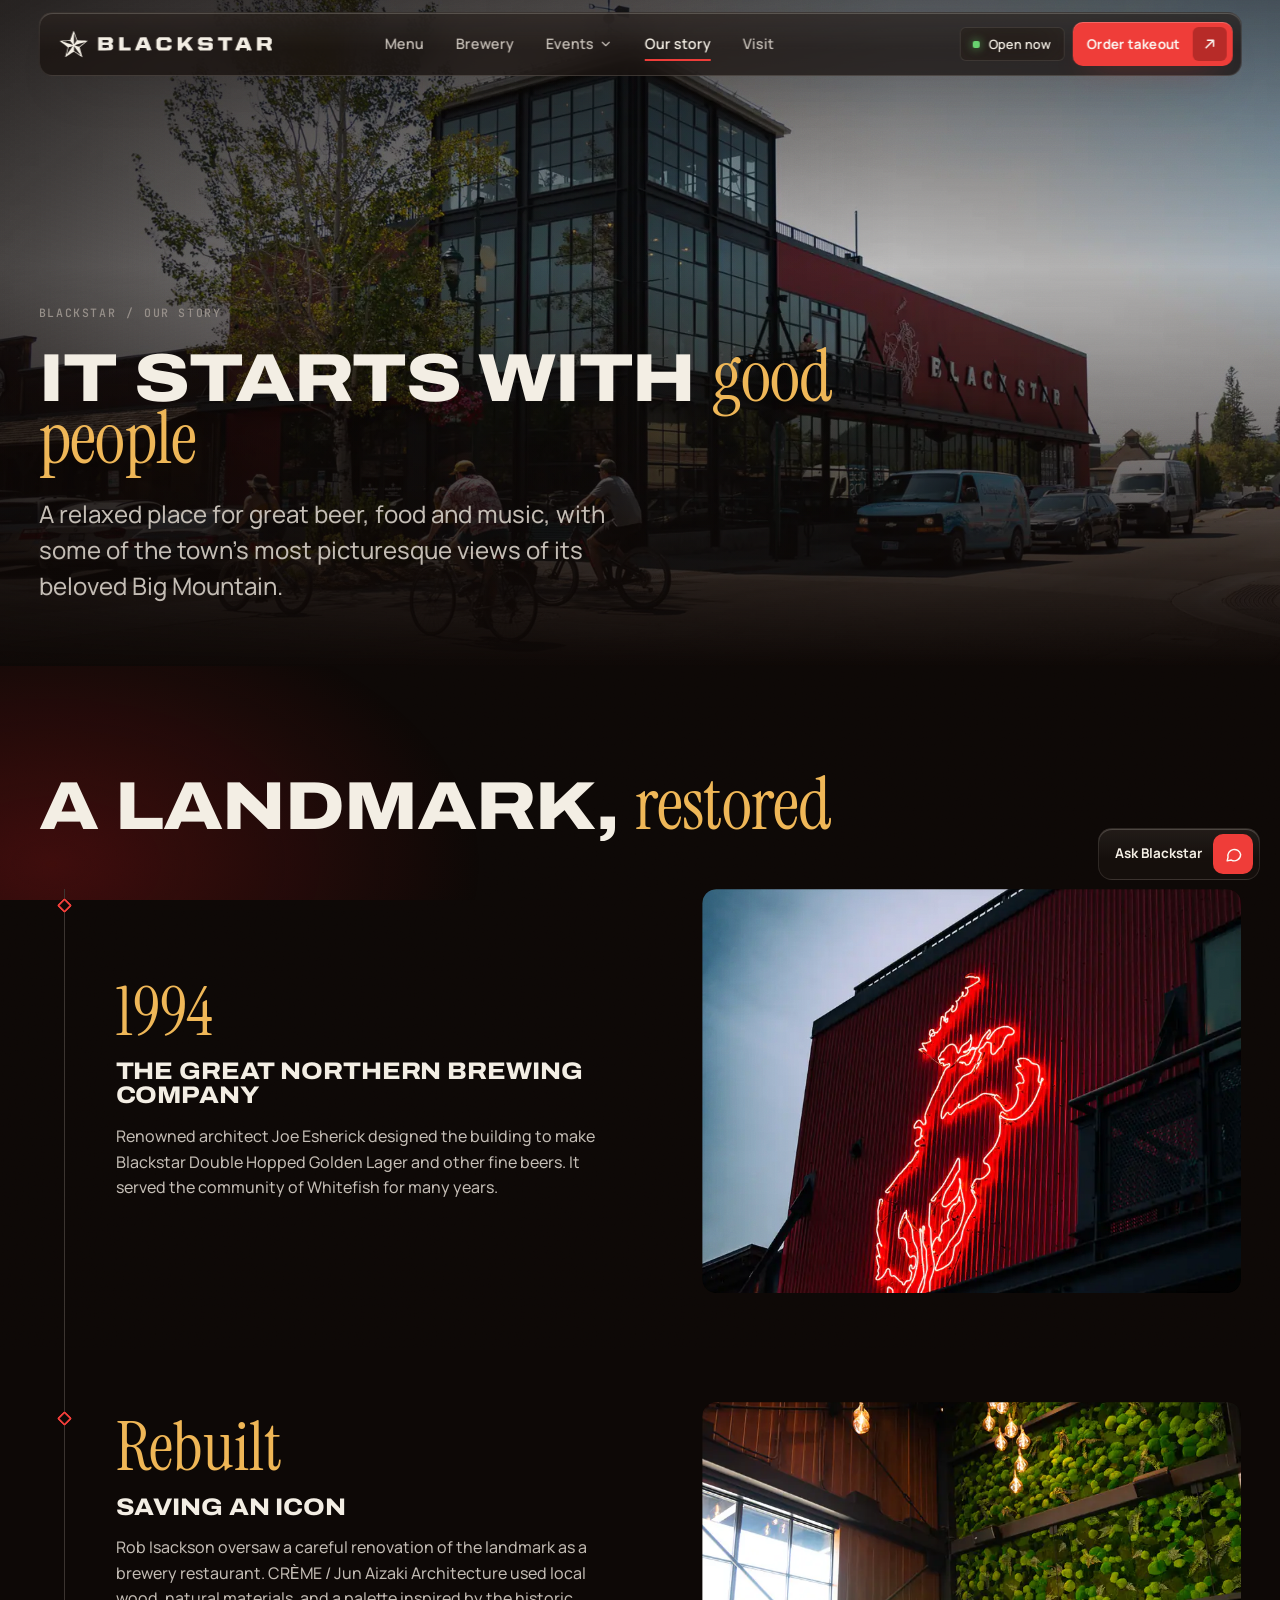
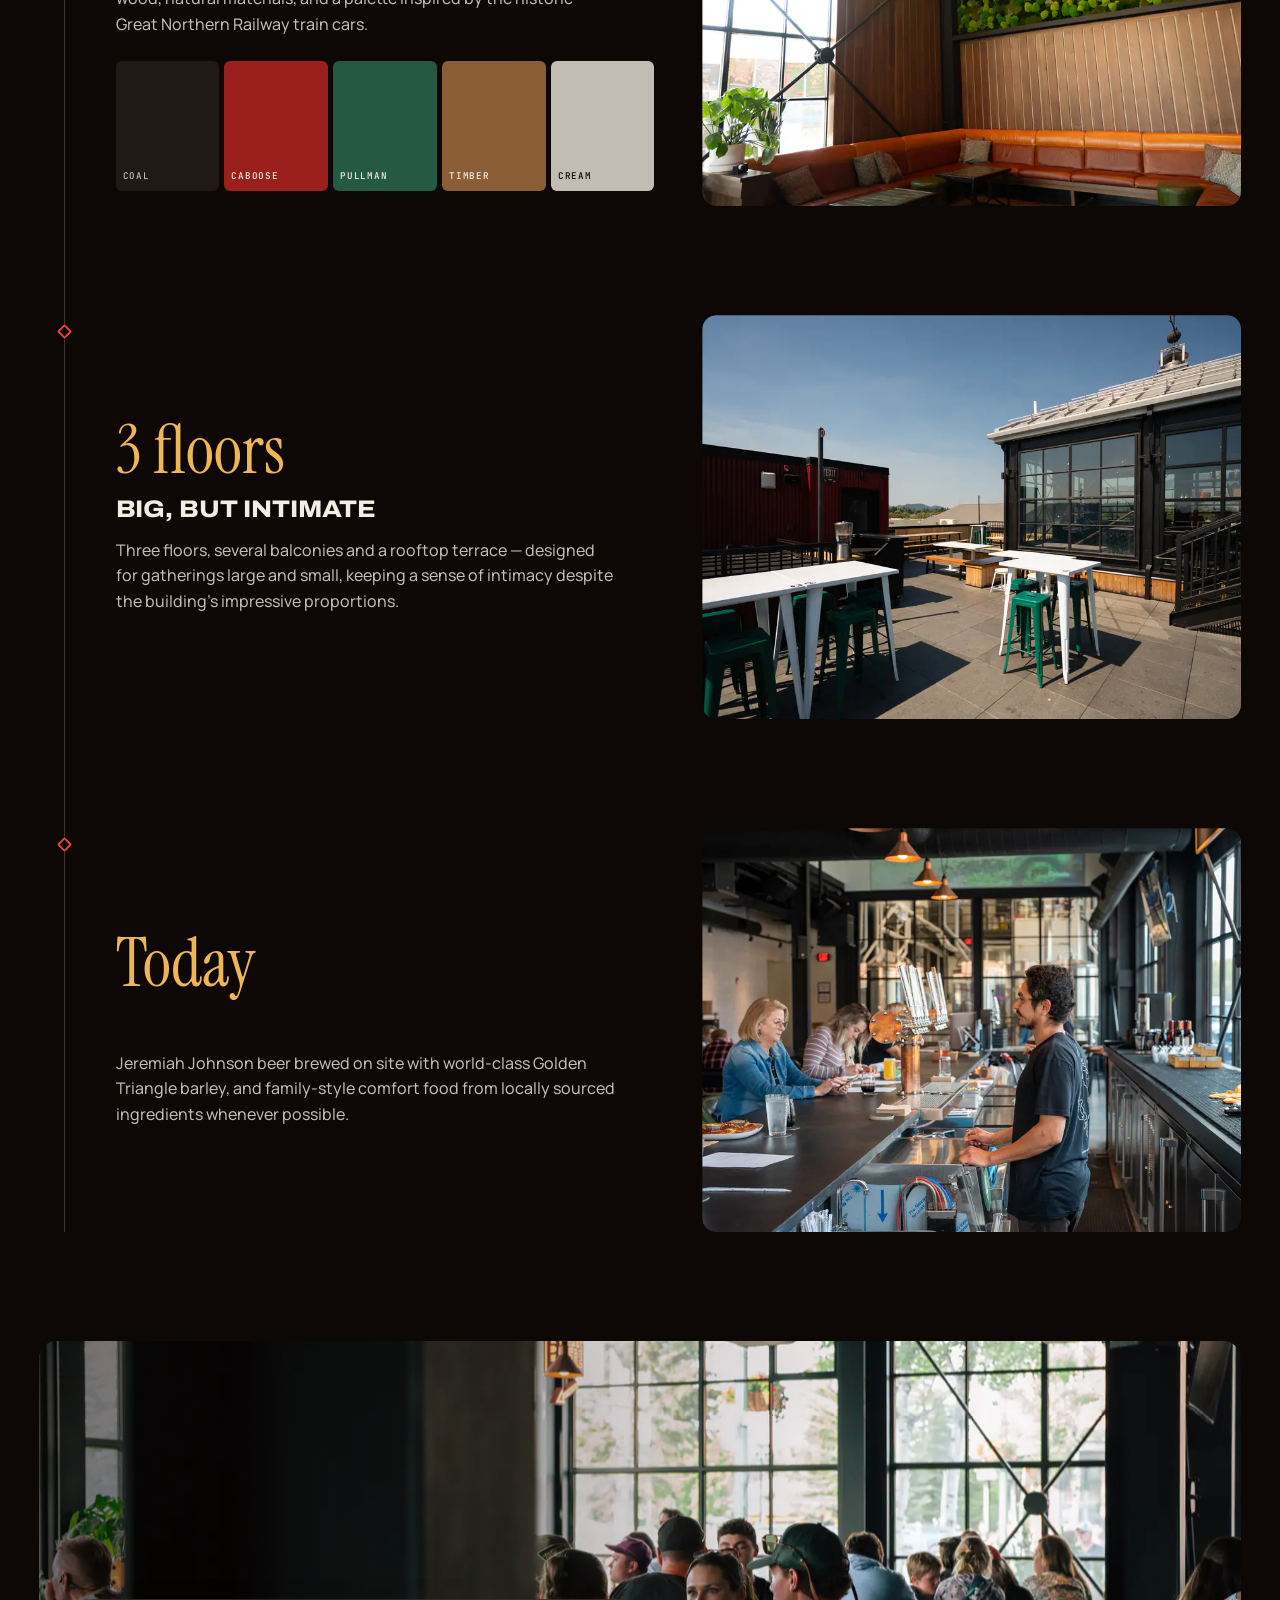
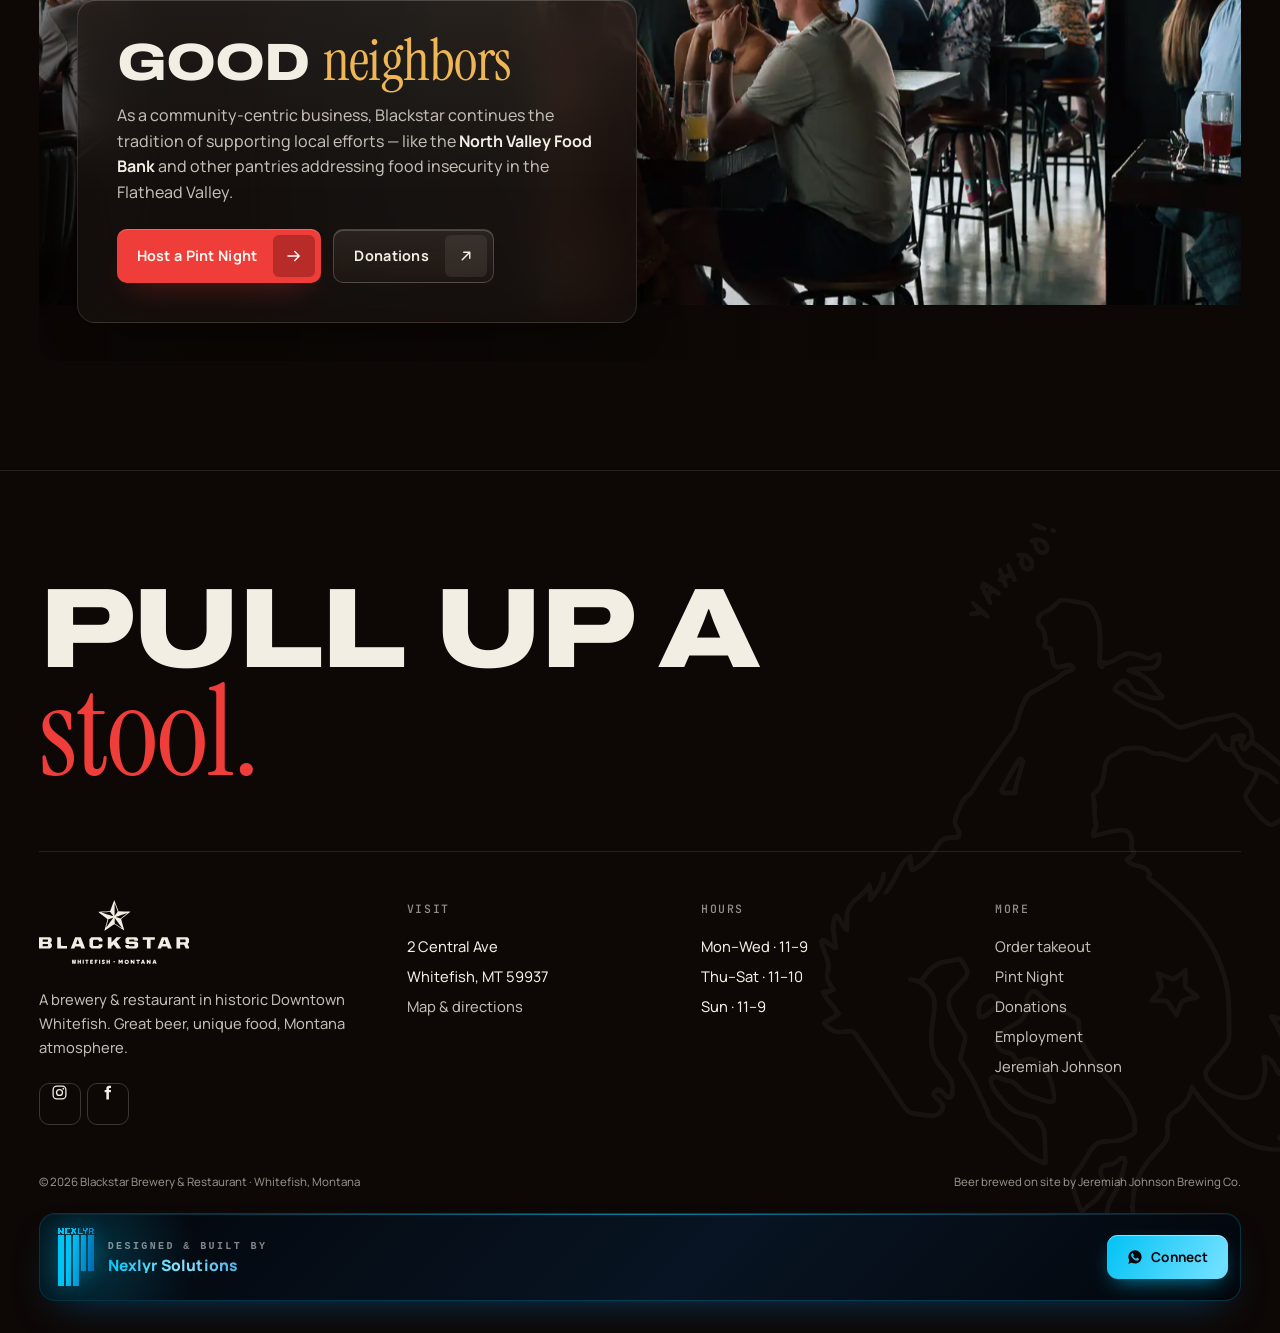
<file: story.html>
<!doctype html>
<html lang="en">
<head>
<meta charset="utf-8">
<meta name="viewport" content="width=device-width,initial-scale=1,viewport-fit=cover">
<title>Our Story — Blackstar, a Whitefish Landmark Since 1994</title>
<meta name="description" content="Built in 1994 by architect Joe Esherick as the Great Northern Brewing Company, home of Blackstar Double Hopped Golden Lager — now restored as Blackstar Brewery & Restaurant in downtown Whitefish.">
<meta name="theme-color" content="#120e0c">
<link rel="canonical" href="https://blackstar.nexlyr.solutions/story">
<meta property="og:type" content="website"><meta property="og:site_name" content="Blackstar">
<meta property="og:title" content="Our Story — Blackstar, a Whitefish Landmark Since 1994"><meta property="og:description" content="Built in 1994 by architect Joe Esherick as the Great Northern Brewing Company, home of Blackstar Double Hopped Golden Lager — now restored as Blackstar Brewery & Restaurant in downtown Whitefish.">
<meta property="og:url" content="https://blackstar.nexlyr.solutions/story">
<meta property="og:locale" content="en_US">
<meta property="og:image" content="https://blackstar.nexlyr.solutions/assets/og/story.jpg?v=e8fbaa5e"><meta property="og:image:secure_url" content="https://blackstar.nexlyr.solutions/assets/og/story.jpg?v=e8fbaa5e"><meta property="og:image:type" content="image/jpeg"><meta property="og:image:width" content="1200"><meta property="og:image:height" content="630"><meta property="og:image:alt" content="Blackstar Brewery & Restaurant, Whitefish, Montana">
<meta name="twitter:card" content="summary_large_image"><meta name="twitter:title" content="Our Story — Blackstar, a Whitefish Landmark Since 1994"><meta name="twitter:description" content="Built in 1994 by architect Joe Esherick as the Great Northern Brewing Company, home of Blackstar Double Hopped Golden Lager — now restored as Blackstar Brewery & Restaurant in downtown Whitefish."><meta name="twitter:image" content="https://blackstar.nexlyr.solutions/assets/og/story.jpg?v=e8fbaa5e"><meta name="twitter:image:alt" content="Blackstar Brewery & Restaurant, Whitefish, Montana">
<link rel="icon" href="assets/brand/favicon.svg" type="image/svg+xml"><link rel="icon" href="assets/brand/favicon-32.png" sizes="32x32"><link rel="apple-touch-icon" href="assets/brand/apple-touch-icon.png">
<link rel="manifest" href="site.webmanifest">
<link rel="preload" href="assets/fonts/archivo-var.woff2" as="font" type="font/woff2" crossorigin>
<link rel="preload" href="assets/fonts/manrope-var.woff2" as="font" type="font/woff2" crossorigin>
<link rel="preload" as="image" type="image/webp" imagesrcset="assets/img/building-exterior-480.webp 480w, assets/img/building-exterior-960.webp 960w, assets/img/building-exterior-1600.webp 1600w, assets/img/building-exterior-2400.webp 2400w" imagesizes="100vw" fetchpriority="high">
<link rel="stylesheet" href="assets/css/tokens.css?v=ffd7d1bf">
<link rel="stylesheet" href="assets/css/site.css?v=4eea1d08">
<script>(function(d){d.classList.add('js');if(!matchMedia('(prefers-reduced-motion: reduce)').matches)d.classList.add('js-motion')})(document.documentElement)</script>
<script type="application/ld+json">{"@context":"https://schema.org","@type":["Restaurant","Brewery"],"name":"Blackstar","alternateName":"Blackstar Brewery & Restaurant","description":"Brewery and restaurant in historic Downtown Whitefish, Montana, with beer brewed on site by Jeremiah Johnson Brewing Co.","servesCuisine":["American","Pizza","Burgers"],"url":"https://blackstar.nexlyr.solutions/","image":"https://blackstar.nexlyr.solutions/assets/og/home.jpg","address":{"@type":"PostalAddress","streetAddress":"2 Central Ave","addressLocality":"Whitefish","addressRegion":"MT","postalCode":"59937","addressCountry":"US"},"geo":{"@type":"GeoCoordinates","latitude":48.4121,"longitude":-114.3376},"openingHoursSpecification":[{"@type":"OpeningHoursSpecification","dayOfWeek":["Monday","Tuesday","Wednesday","Sunday"],"opens":"11:00","closes":"21:00"},{"@type":"OpeningHoursSpecification","dayOfWeek":["Thursday","Friday","Saturday"],"opens":"11:00","closes":"22:00"}],"acceptsReservations":"False","hasMenu":"https://blackstar.nexlyr.solutions/menu","sameAs":["https://www.instagram.com/blackstarmontana/","https://www.facebook.com/blackstarmontana","https://www.blackstarmt.com/"]}</script>
</head>
<body data-page="story">
<a class="skip" href="#main">Skip to content</a>
<svg width="0" height="0" style="position:absolute" aria-hidden="true">
<symbol id="i-star" viewBox="0 0 227 218"><path d="M43.3 216.4C47.2 203.6 65.0 137.3 64.8 136.4C64.6 135.7 49.9 123.8 32.1 109.9C6.0 89.5 0.1 84.5 1.6 83.9C2.6 83.5 21.3 82.4 43.0 81.5C64.7 80.6 82.7 79.7 83.0 79.5C83.4 79.3 90.1 61.3 98.0 39.4C108.7 10.0 112.6 0.2 113.2 1.6C113.7 2.7 120.5 20.6 128.3 41.5L142.6 79.5L177.5 80.7C196.8 81.4 215.8 82.0 219.9 82.2L227.4 82.5L194.9 108.4C177.1 122.6 162.2 134.6 161.8 134.9C161.4 135.2 166.3 153.5 172.6 175.5C178.9 197.5 184.0 215.8 184.0 216.2C184.0 216.6 169.3 207.2 151.2 195.3C133.2 183.4 117.3 173.0 115.9 172.1C112.9 170.4 117.7 167.5 62.6 204.8C49.9 213.5 43.0 217.6 43.3 216.4ZM164.2 193.8C162.1 190.9 150.3 174.8 138.2 158.1L116.0 127.8L116.0 146.6L116.0 165.5L141.3 182.2C155.1 191.3 166.9 198.9 167.3 198.9C167.7 199.0 166.3 196.6 164.2 193.8ZM81.4 160.1C95.0 141.2 105.9 125.6 105.7 125.4C105.4 125.1 72.1 135.8 71.2 136.5C71.1 136.6 67.2 150.3 62.6 166.9C58.1 183.5 54.9 196.5 55.5 195.8C56.2 195.1 67.9 179.0 81.4 160.1ZM182.0 111.5C195.2 101.1 205.8 92.5 205.7 92.3C205.6 92.2 186.6 98.3 163.5 105.9C132.2 116.3 122.0 120.0 123.5 120.6C129.7 123.1 154.8 130.8 156.3 130.7C157.3 130.6 168.9 122.0 182.0 111.5ZM106.0 114.5C106.0 114.3 101.2 107.5 95.4 99.5C85.6 86.2 84.5 85.0 81.6 85.0C73.7 85.1 22.8 87.8 22.5 88.2C22.2 88.5 103.4 114.8 105.2 114.9C105.7 115.0 106.0 114.8 106.0 114.5ZM126.4 97.3C132.2 89.3 137.0 82.1 137.0 81.5C137.0 80.2 117.3 27.3 115.9 25.0C115.4 24.1 115.0 41.8 115.0 67.8C115.0 92.1 115.2 112.0 115.4 112.0C115.7 112.0 120.6 105.4 126.4 97.3Z" fill="currentColor"/></symbol>
<symbol id="i-arrow" viewBox="0 0 24 24"><path d="M4 12h15M13 6l6 6-6 6" fill="none" stroke="currentColor" stroke-width="1.9" stroke-linecap="round" stroke-linejoin="round"/></symbol>
<symbol id="i-ext" viewBox="0 0 24 24"><path d="M7 17 17 7M9 7h8v8" fill="none" stroke="currentColor" stroke-width="1.9" stroke-linecap="round" stroke-linejoin="round"/></symbol>
<symbol id="i-down" viewBox="0 0 24 24"><path d="m6 9 6 6 6-6" fill="none" stroke="currentColor" stroke-width="2" stroke-linecap="round" stroke-linejoin="round"/></symbol>
<symbol id="i-left" viewBox="0 0 24 24"><path d="M15 6l-6 6 6 6" fill="none" stroke="currentColor" stroke-width="2" stroke-linecap="round" stroke-linejoin="round"/></symbol>
<symbol id="i-right" viewBox="0 0 24 24"><path d="M9 6l6 6-6 6" fill="none" stroke="currentColor" stroke-width="2" stroke-linecap="round" stroke-linejoin="round"/></symbol>
<symbol id="i-ig" viewBox="0 0 24 24"><rect x="3" y="3" width="18" height="18" rx="5" fill="none" stroke="currentColor" stroke-width="1.8"/><circle cx="12" cy="12" r="4.2" fill="none" stroke="currentColor" stroke-width="1.8"/><circle cx="17.4" cy="6.6" r="1.2" fill="currentColor"/></symbol>
<symbol id="i-fb" viewBox="0 0 24 24"><path d="M14 8.5V6.8c0-.8.5-1.3 1.3-1.3H17V2.3h-2.6C11.7 2.3 10.4 4 10.4 6.4v2.1H8v3.3h2.4V22H14V11.8h2.6l.5-3.3H14z" fill="currentColor"/></symbol>
<symbol id="i-pin" viewBox="0 0 24 24"><path d="M12 21s-7-6.2-7-11.5A7 7 0 0 1 19 9.5C19 14.8 12 21 12 21z" fill="none" stroke="currentColor" stroke-width="1.8"/><circle cx="12" cy="9.5" r="2.5" fill="currentColor"/></symbol>
<symbol id="i-clock" viewBox="0 0 24 24"><circle cx="12" cy="12" r="9" fill="none" stroke="currentColor" stroke-width="1.8"/><path d="M12 7v5l3 2" fill="none" stroke="currentColor" stroke-width="1.8" stroke-linecap="round"/></symbol>
<symbol id="i-beer" viewBox="0 0 24 24"><path d="M6 8h9v11a2 2 0 0 1-2 2H8a2 2 0 0 1-2-2V8zM15 10h2.5a2 2 0 0 1 2 2v3a2 2 0 0 1-2 2H15M6 8a3 3 0 0 1 3-4 3 3 0 0 1 5 1 2.5 2.5 0 0 1 1 3" fill="none" stroke="currentColor" stroke-width="1.7" stroke-linejoin="round"/><path d="M9 12v5M12 12v5" stroke="currentColor" stroke-width="1.7" stroke-linecap="round"/></symbol>
<symbol id="i-cal" viewBox="0 0 24 24"><rect x="3.5" y="5" width="17" height="15" rx="2.5" fill="none" stroke="currentColor" stroke-width="1.8"/><path d="M3.5 10h17M8 3v4M16 3v4" stroke="currentColor" stroke-width="1.8" stroke-linecap="round"/></symbol>
<symbol id="i-users" viewBox="0 0 24 24"><circle cx="9" cy="8" r="3.4" fill="none" stroke="currentColor" stroke-width="1.8"/><path d="M2.5 20c.6-3.6 3.2-5.6 6.5-5.6s5.9 2 6.5 5.6M16 4.8a3.3 3.3 0 0 1 0 6.4M18 14.6c2 .6 3.2 2.4 3.5 5.4" fill="none" stroke="currentColor" stroke-width="1.8" stroke-linecap="round"/></symbol>
<symbol id="i-chat" viewBox="0 0 24 24"><path d="M21 12a8 8 0 0 1-11.8 7L4 20l1.1-4.5A8 8 0 1 1 21 12Z" fill="none" stroke="currentColor" stroke-width="1.8" stroke-linejoin="round"/></symbol>
<symbol id="i-send" viewBox="0 0 24 24"><path d="M4 12 20 4l-6 16-3-7-7-1z" fill="none" stroke="currentColor" stroke-width="1.8" stroke-linejoin="round"/></symbol>
<symbol id="i-x" viewBox="0 0 24 24"><path d="M6 6l12 12M18 6 6 18" stroke="currentColor" stroke-width="2" stroke-linecap="round"/></symbol>
<symbol id="i-ticket" viewBox="0 0 24 24"><path d="M3 8a2 2 0 0 0 2-2h14a2 2 0 0 0 2 2v2a2 2 0 0 0 0 4v2a2 2 0 0 0-2 2H5a2 2 0 0 0-2-2v-2a2 2 0 0 0 0-4V8z" fill="none" stroke="currentColor" stroke-width="1.8" stroke-linejoin="round"/><path d="M14 6v12" stroke="currentColor" stroke-width="1.6" stroke-dasharray="2 2"/></symbol>
<symbol id="i-heart" viewBox="0 0 24 24"><path d="M12 20s-8-4.7-8-10.5A4.5 4.5 0 0 1 12 7a4.5 4.5 0 0 1 8 2.5C20 15.3 12 20 12 20z" fill="none" stroke="currentColor" stroke-width="1.8" stroke-linejoin="round"/></symbol>
<symbol id="i-brief" viewBox="0 0 24 24"><rect x="3" y="7" width="18" height="13" rx="2.5" fill="none" stroke="currentColor" stroke-width="1.8"/><path d="M9 7V5.5A1.5 1.5 0 0 1 10.5 4h3A1.5 1.5 0 0 1 15 5.5V7M3 12h18" fill="none" stroke="currentColor" stroke-width="1.8"/></symbol>
<symbol id="i-pizza" viewBox="0 0 24 24"><path d="M12 21 3.5 5.5a14 14 0 0 1 17 0L12 21z" fill="none" stroke="currentColor" stroke-width="1.8" stroke-linejoin="round"/><circle cx="10" cy="9" r="1.3" fill="currentColor"/><circle cx="14" cy="12" r="1.3" fill="currentColor"/></symbol>
<symbol id="i-bag" viewBox="0 0 24 24"><path d="M5 8h14l-1 12H6L5 8z" fill="none" stroke="currentColor" stroke-width="1.8" stroke-linejoin="round"/><path d="M9 10V6.5a3 3 0 0 1 6 0V10" fill="none" stroke="currentColor" stroke-width="1.8" stroke-linecap="round"/></symbol>
<symbol id="i-swipe" viewBox="0 0 24 24"><path d="M4 12h16M15 7l5 5-5 5M9 7l-5 5 5 5" fill="none" stroke="currentColor" stroke-width="1.7" stroke-linecap="round" stroke-linejoin="round"/></symbol>
<symbol id="i-mtn" viewBox="0 0 24 24"><path d="M2 19 9 7l4 6 2.5-3.5L22 19H2z" fill="none" stroke="currentColor" stroke-width="1.8" stroke-linejoin="round"/></symbol>
</svg>
<div class="grain" aria-hidden="true"></div>
<i class="progress" aria-hidden="true"></i>
<header class="nav glass glass--strong" role="banner">
  <a class="brand" href="index.html" aria-label="Blackstar home"><svg class="brand__star" viewBox="0 0 227 218" aria-hidden="true"><use href="#i-star"/></svg><svg class="brand__word" viewBox="326 84 1122 90" aria-hidden="true"><path d="M45.3 219.4C45.6 218.3 50.4 200.8 56.0 180.5C61.5 160.2 66.5 142.3 67.0 140.8C67.8 138.2 66.8 137.4 34.1 111.8C15.5 97.3 0.4 85.4 0.5 85.2C0.7 85.0 19.9 84.0 43.1 82.9C66.4 81.8 85.6 80.7 85.8 80.6C85.9 80.4 92.6 62.3 100.6 40.4C108.5 18.5 115.2 0.4 115.4 0.3C115.6 0.1 122.4 17.7 130.5 39.4C138.7 61.1 145.6 79.3 145.9 79.8C146.2 80.3 165.2 81.3 188.0 82.0C210.8 82.7 229.8 83.6 230.3 83.9C230.7 84.3 217.0 95.8 199.8 109.6C182.6 123.3 167.8 135.2 166.7 136.0C164.9 137.5 165.2 138.8 176.4 177.9C182.8 200.1 187.9 218.7 187.8 219.1C187.6 219.5 171.5 209.4 152.0 196.5C132.5 183.7 116.1 173.4 115.5 173.7C115.0 174.1 99.4 184.5 81.0 197.0C40.9 224.1 44.7 221.7 45.3 219.4ZM145.4 165.8C131.3 146.4 119.5 130.3 119.4 130.1C119.2 129.9 119.0 138.3 119.0 148.7L119.0 167.8L144.7 184.9C158.9 194.2 170.6 201.7 170.8 201.5C171.0 201.3 159.6 185.2 145.4 165.8ZM83.9 162.6C97.7 143.3 108.8 127.4 108.5 127.2C108.3 127.0 100.3 129.4 90.7 132.6L73.3 138.4L65.6 166.4C56.2 200.9 56.5 199.8 57.8 198.5C58.3 197.9 70.1 181.8 83.9 162.6ZM329.0 128.0L329.0 86.0L369.8 86.0L410.5 86.1L417.2 92.5L424.0 99.0L424.0 107.7L424.0 116.4L418.5 122.0L413.0 127.6L418.5 133.0L424.0 138.4L424.0 148.3L424.0 158.3L417.8 164.1L411.5 169.9L370.2 170.0L329.0 170.0L329.0 128.0ZM464.0 128.0L464.0 86.0L478.0 86.0L492.0 86.0L492.0 118.5L492.0 151.0L514.5 151.0L537.0 151.0L537.0 160.5L537.0 170.0L500.5 170.0L464.0 170.0L464.0 128.0ZM565.0 169.2C565.0 168.8 572.3 150.1 581.3 127.5L597.6 86.5L618.2 86.2L638.8 86.0L655.4 127.5C664.5 150.3 672.0 169.2 672.0 169.5C672.0 169.8 665.3 170.0 657.1 170.0L642.2 170.0L639.5 162.5L636.7 155.0L616.9 155.0L597.1 155.0L595.2 160.2C594.1 163.1 592.9 166.5 592.6 167.8C591.9 169.9 591.5 170.0 578.4 170.0C571.0 170.0 565.0 169.7 565.0 169.2ZM710.2 162.7L703.0 155.5L703.0 128.5L703.0 101.5L710.8 93.7L718.5 86.0L752.0 86.0L785.5 86.1L792.8 93.9L800.0 101.8L800.0 109.9L800.0 118.0L786.5 118.0L773.0 118.0L773.0 113.7C773.0 110.3 772.4 108.8 770.2 106.7C767.4 104.0 767.3 104.0 752.1 104.0L736.8 104.0L733.4 107.4L730.0 110.8L730.0 128.3C730.0 145.7 730.0 145.9 732.6 148.9L735.2 152.0L751.9 152.0C768.1 152.0 768.7 151.9 770.8 149.7C772.4 148.0 773.0 146.1 773.0 142.7L773.0 138.0L786.5 138.0L800.0 138.0L800.0 146.8L800.0 155.6L792.7 162.8L785.5 170.0L751.5 170.0L717.4 170.0L710.2 162.7ZM840.0 128.0L840.0 86.0L853.5 86.0L867.0 86.0L867.0 106.0C867.0 117.0 867.3 126.0 867.8 125.9C868.2 125.9 876.8 116.9 887.0 105.9L905.5 86.1L922.0 86.0L938.5 86.0L930.5 94.2C926.1 98.8 918.5 106.6 913.6 111.6L904.8 120.8L922.4 145.4L940.0 170.0L923.2 170.0L906.5 170.0L895.6 154.5C889.6 146.0 884.4 139.0 883.9 139.0C883.5 139.0 879.6 142.9 875.1 147.8L867.1 156.5L867.0 163.2L867.0 170.0L853.5 170.0L840.0 170.0L840.0 128.0ZM976.7 164.2L971.0 158.4L971.0 151.7L971.0 145.0L984.5 145.0L998.0 145.0L998.0 147.8C998.0 152.7 999.0 153.0 1018.1 153.0C1032.1 153.0 1036.0 152.7 1036.9 151.6C1037.6 150.7 1038.0 147.8 1037.8 144.3L1037.5 138.5L1010.0 138.2L982.5 138.0L976.8 132.3L971.0 126.6L971.0 113.0L971.0 99.4L977.8 92.7L984.6 86.0L1018.2 86.0L1051.8 86.0L1058.4 92.8L1065.0 99.5L1065.0 105.8L1065.0 112.0L1051.5 112.0L1038.0 112.0L1038.0 109.2C1038.0 107.7 1037.5 105.9 1036.8 105.2C1035.1 103.5 1000.9 103.5 999.2 105.2C998.5 105.9 998.0 108.7 998.0 111.5C998.0 114.3 998.5 117.1 999.2 117.8C1000.1 118.7 1007.8 119.0 1027.5 119.0L1054.6 119.0L1059.8 124.3L1065.0 129.6L1065.0 143.6L1065.0 157.6L1058.7 163.8L1052.4 170.0L1017.4 170.0L982.4 170.0L976.7 164.2ZM1131.0 138.0L1131.0 106.0L1115.0 106.0L1099.0 106.0L1099.0 96.0L1099.0 86.0L1144.5 86.0L1190.0 86.0L1190.0 96.0L1190.0 106.0L1174.0 106.0L1158.0 106.0L1158.0 138.0L1158.0 170.0L1144.5 170.0L1131.0 170.0L1131.0 138.0ZM1209.0 169.2C1209.0 168.8 1216.4 150.1 1225.4 127.5L1241.8 86.5L1262.5 86.5L1283.3 86.5L1299.1 126.4C1307.8 148.4 1315.2 167.1 1315.6 168.2C1316.1 169.9 1315.2 170.0 1301.1 170.0C1286.5 170.0 1286.1 170.0 1285.4 167.8C1285.1 166.5 1283.9 163.1 1282.8 160.2L1280.9 155.0L1261.1 155.0L1241.3 155.0L1238.5 162.5L1235.8 170.0L1222.4 170.0C1215.0 170.0 1209.0 169.7 1209.0 169.2ZM1350.0 128.0L1350.0 86.0L1390.8 86.0L1431.6 86.0L1438.8 93.3L1446.0 100.5L1446.0 112.0L1446.0 123.4L1439.4 130.1L1432.9 136.7L1439.1 150.1C1442.5 157.5 1445.9 165.0 1446.6 166.8L1448.0 170.0L1433.7 170.0L1419.3 170.0L1412.9 155.8L1406.4 141.5L1392.2 141.2L1378.0 140.9L1378.0 155.5L1378.0 170.0L1364.0 170.0L1350.0 170.0L1350.0 128.0ZM394.7 151.8C396.5 150.1 397.0 148.6 397.0 144.7C397.0 136.1 396.7 136.0 374.8 136.0L356.0 136.0L356.0 144.3C356.0 148.9 356.3 153.0 356.7 153.3C357.0 153.7 365.2 154.0 374.9 154.0C391.5 154.0 392.5 153.9 394.7 151.8ZM623.6 119.1C620.2 109.7 617.2 102.4 616.8 102.8C616.4 103.2 613.9 109.6 611.1 117.0C608.4 124.4 605.7 131.7 605.1 133.2L604.0 136.0L616.9 136.0L629.7 136.0L623.6 119.1ZM1270.4 126.2C1268.4 120.9 1265.6 113.2 1264.2 109.2C1262.8 105.2 1261.3 102.3 1260.9 102.7C1260.6 103.2 1257.6 110.8 1254.3 119.8L1248.3 136.0L1261.1 136.0L1273.9 136.0L1270.4 126.2ZM185.2 113.9C198.3 103.4 208.9 94.6 208.7 94.3C208.4 94.1 189.5 100.1 166.6 107.6C143.8 115.2 125.3 121.6 125.6 121.9C126.3 122.7 158.1 132.8 159.9 132.9C160.6 133.0 172.0 124.4 185.2 113.9ZM1416.2 122.3C1419.0 119.8 1418.8 108.5 1415.8 105.3C1413.7 103.1 1413.2 103.0 1395.8 103.0L1378.0 103.0L1378.0 113.5L1378.0 124.0L1396.2 124.0C1411.7 124.0 1414.6 123.8 1416.2 122.3ZM394.8 117.8C396.6 116.0 396.3 107.0 394.3 104.8C392.9 103.2 390.8 103.0 374.3 103.0L356.0 103.0L356.0 111.0L356.0 119.0L374.8 119.0C388.1 119.0 394.0 118.6 394.8 117.8ZM109.0 116.5C109.0 115.8 88.1 87.2 87.1 86.6C86.4 86.1 23.8 88.8 23.3 89.4C23.1 89.6 106.5 116.6 108.2 116.9C108.7 116.9 109.0 116.8 109.0 116.5ZM130.2 98.0L140.9 83.1L129.9 53.9C123.9 37.8 118.7 24.4 118.5 24.1C118.2 23.9 118.0 43.8 118.0 68.3C118.0 92.9 118.3 113.0 118.8 113.0C119.2 113.0 124.3 106.2 130.2 98.0Z" fill="currentColor"/></svg></a>
  <nav class="nav__links" aria-label="Main">
    <a href="menu.html">Menu</a>
    <a href="brewery.html">Brewery</a>
    <div class="nav__dd">
      <button type="button" aria-expanded="false" aria-haspopup="true">Events <svg width="20" height="20" aria-hidden="true"><use href="#i-down"/></svg></button>
      <div class="dd glass glass--strong" role="menu">
        <a href="events.html" role="menuitem"><span class="ic"><svg width="20" height="20" aria-hidden="true"><use href="#i-users"/></svg></span><b>Private events</b><small>Groups of 30+, three floors</small><svg width="20" height="20" aria-hidden="true"><use href="#i-arrow"/></svg></a>
        <a href="events.html#pint-night" role="menuitem"><span class="ic"><svg width="20" height="20" aria-hidden="true"><use href="#i-ticket"/></svg></span><b>Pint Night</b><small>Community fundraisers</small><svg width="20" height="20" aria-hidden="true"><use href="#i-arrow"/></svg></a>
        <a href="events.html#faq" role="menuitem"><span class="ic"><svg width="20" height="20" aria-hidden="true"><use href="#i-cal"/></svg></span><b>Reservations FAQ</b><small>Summer & holiday policy</small><svg width="20" height="20" aria-hidden="true"><use href="#i-arrow"/></svg></a>
      </div>
    </div>
    <a href="story.html" aria-current="page">Our story</a>
    <a href="visit.html">Visit</a>
  </nav>
  <div class="nav__r">
    <span class="status" data-open data-short><i class="dot"></i><span data-open-txt>Hours</span></span>
    <a class="btn btn--primary btn--sm btn--ext" href="https://order.toasttab.com/online/blackstarmt" target="_blank" rel="noopener" data-magnetic><span class="btn__t"><span data-t="Order takeout">Order takeout</span></span><span class="btn__i"><svg width="20" height="20" aria-hidden="true"><use href="#i-ext"/></svg></span></a>
    <button class="burger" type="button" aria-expanded="false" aria-controls="msheet" aria-label="Open menu"><i></i><i></i><i></i></button>
  </div>
</header>
<div class="scrim" aria-hidden="true"></div>
<div class="msheet glass glass--strong" id="msheet" role="dialog" aria-label="Site menu">
  <nav class="msheet__grid" aria-label="Mobile">
    <a class="mtile" href="index.html"><span class="ic"><svg width="20" height="20" aria-hidden="true"><use href="#i-star"/></svg><small>01</small></span><span><b>Home</b><span class="m">Start here</span></span></a>
    <a class="mtile" href="menu.html"><span class="ic"><svg width="20" height="20" aria-hidden="true"><use href="#i-pizza"/></svg><small>02</small></span><span><b>Menu</b><span class="m">Pizza · burgers · bar food</span></span></a>
    <a class="mtile" href="brewery.html"><span class="ic"><svg width="20" height="20" aria-hidden="true"><use href="#i-beer"/></svg><small>03</small></span><span><b>Brewery</b><span class="m">Brewed on site</span></span></a>
    <a class="mtile" href="events.html"><span class="ic"><svg width="20" height="20" aria-hidden="true"><use href="#i-users"/></svg><small>04</small></span><span><b>Events</b><span class="m">Groups of 30+</span></span></a>
    <a class="mtile" href="story.html" aria-current="page"><span class="ic"><svg width="20" height="20" aria-hidden="true"><use href="#i-mtn"/></svg><small>05</small></span><span><b>Our story</b><span class="m">Since 1994</span></span></a>
    <a class="mtile" href="visit.html"><span class="ic"><svg width="20" height="20" aria-hidden="true"><use href="#i-pin"/></svg><small>06</small></span><span><b>Visit</b><span class="m">2 Central Ave</span></span></a>
  </nav>
  <div class="msheet__foot">
    <span class="status" data-open><i class="dot"></i><span data-open-txt>Hours</span></span>
    <a class="btn btn--primary btn--sm btn--ext" href="https://order.toasttab.com/online/blackstarmt" target="_blank" rel="noopener" data-magnetic><span class="btn__t"><span data-t="Order takeout">Order takeout</span></span><span class="btn__i"><svg width="20" height="20" aria-hidden="true"><use href="#i-ext"/></svg></span></a>
  </div>
</div>
<nav class="dock glass glass--strong" aria-label="Quick actions">
  <a href="index.html"><svg width="20" height="20" aria-hidden="true"><use href="#i-star"/></svg><span>Home</span></a>
  <a href="menu.html"><svg width="20" height="20" aria-hidden="true"><use href="#i-pizza"/></svg><span>Menu</span></a>
  <a class="dock__order" href="https://order.toasttab.com/online/blackstarmt" target="_blank" rel="noopener"><span class="ic"><svg width="20" height="20" aria-hidden="true"><use href="#i-bag"/></svg></span><span>Order</span></a>
  <a href="events.html"><svg width="20" height="20" aria-hidden="true"><use href="#i-users"/></svg><span>Events</span></a>
  <button type="button" data-chat-open aria-expanded="false" aria-controls="chat"><svg width="20" height="20" aria-hidden="true"><use href="#i-chat"/></svg><span>Ask</span></button>
</nav>

<main id="main">
<section class="phero">
  <div class="hero__media"><img src="assets/img/building-exterior-1600.webp" srcset="assets/img/building-exterior-480.webp 480w, assets/img/building-exterior-960.webp 960w, assets/img/building-exterior-1600.webp 1600w, assets/img/building-exterior-2400.webp 2400w" sizes="100vw" width="1600" height="930" alt="" fetchpriority="high" decoding="async" style="background:rgb(216,216,216)"></div>
  <div class="wrap hero__inner">
    <p class="crumbs mono"><a href="index.html">Blackstar</a><span aria-hidden="true">/</span><span>Our story</span></p>
    <h1 class="display">It starts with <span class="serif">good people</span></h1>
    <p class="lede">A relaxed place for great beer, food and music, with some of the town's most picturesque views of its beloved Big Mountain.</p>
    
  </div>
</section>
<section class="section" aria-labelledby="tl-h">
  <div class="wrap">
    <div class="head"><h2 id="tl-h" class="display h2 rv-line"><span>A landmark, <span class="serif">restored</span></span></h2></div>
    <p class="hs-hint mono"><svg width="20" height="20" aria-hidden="true"><use href="#i-swipe"/></svg>Swipe the timeline</p>
    <div class="tline hs"><i class="tline__bar" aria-hidden="true"></i>
      <article class="tstep">
        <div><span class="yr rv">1994</span><h3 class="h4 rv">The Great Northern Brewing Company</h3><p class="rv">Renowned architect Joe Esherick designed the building to make Blackstar Double Hopped Golden Lager and other fine beers. It served the community of Whitefish for many years.</p></div>
        <figure class="rv-clip"><img src="assets/img/neon-bronco-facade-800.webp" srcset="assets/img/neon-bronco-facade-480.webp 480w, assets/img/neon-bronco-facade-800.webp 800w, assets/img/neon-bronco-facade-1200.webp 1200w" sizes="(max-width:960px) 78vw, 45vw" width="800" height="1200" alt="The neon bronco on the brick facade" loading="lazy" decoding="async" style="background:rgb(8,8,8)"></figure>
      </article>
      <article class="tstep">
        <div><span class="yr rv">Rebuilt</span><h3 class="h4 rv">Saving an icon</h3><p class="rv">Rob Isackson oversaw a careful renovation of the landmark as a brewery restaurant. CRÈME / Jun Aizaki Architecture used local wood, natural materials, and a palette inspired by the historic Great Northern Railway train cars.</p>
        <div class="palette rv" aria-label="A palette inspired by Great Northern train cars"><span class="sw-1">Coal</span><span class="sw-2">Caboose</span><span class="sw-3">Pullman</span><span class="sw-4">Timber</span><span class="sw-5">Cream</span></div></div>
        <figure class="rv-clip"><img src="assets/img/living-wall-lounge-800.webp" srcset="assets/img/living-wall-lounge-480.webp 480w, assets/img/living-wall-lounge-800.webp 800w, assets/img/living-wall-lounge-1200.webp 1200w" sizes="(max-width:960px) 78vw, 45vw" width="800" height="1202" alt="Lounge with local wood and a living wall" loading="lazy" decoding="async" style="background:rgb(8,8,8)"></figure>
      </article>
      <article class="tstep">
        <div><span class="yr rv">3 floors</span><h3 class="h4 rv">Big, but intimate</h3><p class="rv">Three floors, several balconies and a rooftop terrace — designed for gatherings large and small, keeping a sense of intimacy despite the building's impressive proportions.</p></div>
        <figure class="rv-clip"><img src="assets/img/rooftop-terrace-960.webp" srcset="assets/img/rooftop-terrace-480.webp 480w, assets/img/rooftop-terrace-960.webp 960w, assets/img/rooftop-terrace-1600.webp 1600w" sizes="(max-width:960px) 78vw, 45vw" width="960" height="639" alt="Rooftop terrace" loading="lazy" decoding="async" style="background:rgb(8,8,8)"></figure>
      </article>
      <article class="tstep">
        <div><span class="yr rv">Today</span><h3 class="h4 rv">Refreshing, local, great beer</h3><p class="rv">Jeremiah Johnson beer brewed on site with world-class Golden Triangle barley, and family-style comfort food from locally sourced ingredients whenever possible.</p></div>
        <figure class="rv-clip"><img src="assets/img/main-bar-960.webp" srcset="assets/img/main-bar-480.webp 480w, assets/img/main-bar-960.webp 960w, assets/img/main-bar-1600.webp 1600w" sizes="(max-width:960px) 78vw, 45vw" width="960" height="640" alt="The main bar" loading="lazy" decoding="async" style="background:rgb(24,24,24)"></figure>
      </article>
    </div>
  </div>
</section>
<section class="section section--tight" aria-labelledby="com-h">
  <div class="wrap">
    <div class="feature rv-clip">
      <div class="feature__bg" data-par><img src="assets/img/taproom-crowd-1600.webp" srcset="assets/img/taproom-crowd-480.webp 480w, assets/img/taproom-crowd-960.webp 960w, assets/img/taproom-crowd-1600.webp 1600w" sizes="100vw" width="1600" height="1066" alt="A full taproom" loading="lazy" decoding="async" style="background:rgb(8,8,8)"></div>
      <div class="feature__card glass glass--strong">
        <h2 id="com-h" class="display h3">Good <span class="serif">neighbors</span></h2>
        <div class="prose" style="margin-top:var(--space-sm)"><p>As a community-centric business, Blackstar continues the tradition of supporting local efforts — like the <strong>North Valley Food Bank</strong> and other pantries addressing food insecurity in the Flathead Valley.</p></div>
        <div class="btn-row" style="margin-top:var(--space-md)"><a class="btn btn--primary" href="events.html#pint-night" data-magnetic><span class="btn__t"><span data-t="Host a Pint Night">Host a Pint Night</span></span><span class="btn__i"><svg width="20" height="20" aria-hidden="true"><use href="#i-arrow"/></svg></span></a><a class="btn btn--glass btn--ext" href="https://www.blackstarmt.com/donation-request" target="_blank" rel="noopener" data-magnetic><span class="btn__t"><span data-t="Donations">Donations</span></span><span class="btn__i"><svg width="20" height="20" aria-hidden="true"><use href="#i-ext"/></svg></span></a></div>
      </div>
    </div>
  </div>
</section>
</main>
<footer class="foot" role="contentinfo">
  <img class="foot__bronco" src="assets/brand/bronco-cream.svg" alt="" width="714" height="1053" loading="lazy" decoding="async">
  <div class="wrap">
    <p class="foot__statement rv">Pull up a<br><span class="serif">stool.</span></p>
    <div class="foot__grid">
      <div class="foot__brand">
        <svg viewBox="0 0 1066 453" role="img" aria-label="Blackstar — Whitefish, Montana"><path d="M448.8 451.5C446.4 450.2 444.0 447.2 444.0 445.6C444.0 445.3 445.7 444.6 447.7 444.1C450.7 443.2 451.6 443.3 452.3 444.5C452.7 445.3 454.2 446.0 455.6 446.0C459.6 446.0 458.2 442.7 453.5 441.2C447.4 439.2 445.0 436.4 445.0 431.4C445.0 425.5 448.2 423.0 455.7 423.0C460.1 423.0 461.5 423.5 463.5 425.5C464.9 426.8 466.0 428.6 466.0 429.4C466.0 431.2 460.2 432.6 458.7 431.1C457.1 429.5 453.0 429.7 453.0 431.4C453.0 432.2 455.1 433.5 458.0 434.5C460.7 435.4 463.7 437.1 464.5 438.3C466.6 441.2 466.4 447.3 464.2 450.0C461.8 453.0 452.9 453.8 448.8 451.5ZM612.9 450.9C608.0 448.0 606.0 444.3 606.0 437.8C606.0 428.2 611.3 423.0 621.0 423.0C630.7 423.0 636.0 428.2 636.0 437.8C636.0 441.1 635.3 444.3 634.2 446.2C630.5 452.6 619.9 454.9 612.9 450.9ZM234.6 446.2C234.3 443.1 233.8 436.6 233.4 431.8L232.8 423.0L236.3 423.0L239.9 423.0L240.2 433.2C240.5 444.4 240.5 444.5 242.6 427.2L243.1 423.0L247.5 423.0L251.8 423.0L252.5 431.8C253.4 444.5 253.6 444.6 254.5 433.2L255.3 423.0L258.2 423.0L261.2 423.0L260.6 435.8C260.2 442.8 259.6 449.3 259.4 450.2C259.0 451.6 257.7 452.0 253.4 452.0L248.0 452.0L248.0 445.5C248.0 441.8 247.6 439.0 247.0 439.0C246.4 439.0 246.0 441.2 246.0 443.9C246.0 451.3 245.5 452.0 240.0 452.0L235.2 452.0L234.6 446.2ZM273.0 437.5L273.0 423.0L277.0 423.0L281.0 423.0L281.0 428.5L281.0 434.0L285.0 434.0L289.0 434.0L289.0 428.5L289.0 423.0L293.0 423.0L297.0 423.0L297.0 437.5L297.0 452.0L293.0 452.0L289.0 452.0L289.0 446.5L289.0 441.0L285.0 441.0L281.0 441.0L281.0 446.5L281.0 452.0L277.0 452.0L273.0 452.0L273.0 437.5ZM309.0 437.5L309.0 423.0L313.0 423.0L317.0 423.0L317.0 437.5L317.0 452.0L313.0 452.0L309.0 452.0L309.0 437.5ZM335.0 441.0L335.0 430.0L331.5 430.0C328.2 430.0 328.0 429.8 328.0 426.5L328.0 423.0L339.0 423.0L350.0 423.0L350.0 426.5C350.0 429.8 349.8 430.0 346.5 430.0L343.0 430.0L343.0 441.0L343.0 452.0L339.0 452.0L335.0 452.0L335.0 441.0ZM362.0 437.5L362.0 423.0L372.0 423.0L382.0 423.0L382.0 426.5L382.0 430.0L376.0 430.0C370.7 430.0 370.0 430.2 370.0 432.0C370.0 433.7 370.7 434.0 374.0 434.0C377.9 434.0 378.0 434.1 378.0 437.5C378.0 440.9 377.9 441.0 374.0 441.0C370.7 441.0 370.0 441.3 370.0 443.0C370.0 444.8 370.7 445.0 376.0 445.0L382.0 445.0L382.0 448.5L382.0 452.0L372.0 452.0L362.0 452.0L362.0 437.5ZM395.0 437.5L395.0 423.0L404.5 423.0L414.0 423.0L414.0 426.5L414.0 429.9L408.2 430.2C403.2 430.5 402.5 430.8 402.2 432.8C401.9 434.8 402.3 435.0 406.4 435.0C411.0 435.0 411.0 435.0 411.0 438.5C411.0 442.0 411.0 442.0 406.5 442.0L402.0 442.0L402.0 447.0L402.0 452.0L398.5 452.0L395.0 452.0L395.0 437.5ZM425.0 437.5L425.0 423.0L429.0 423.0L433.0 423.0L433.0 437.5L433.0 452.0L429.0 452.0L425.0 452.0L425.0 437.5ZM478.0 437.5L478.0 423.0L482.0 423.0L486.0 423.0L486.0 428.5L486.0 434.0L490.0 434.0L494.0 434.0L494.0 428.5L494.0 423.0L498.0 423.0L502.0 423.0L502.0 437.5L502.0 452.0L498.0 452.0L494.0 452.0L494.0 446.4L494.0 440.9L490.2 441.2L486.5 441.5L486.2 446.8L485.9 452.0L481.9 452.0L478.0 452.0L478.0 437.5ZM563.0 437.5L563.0 423.0L567.3 423.0C571.5 423.0 571.8 423.2 574.4 428.0C575.9 430.7 577.5 433.2 578.0 433.5C578.4 433.8 580.3 431.5 582.0 428.5C585.0 423.3 585.4 423.0 589.1 423.0L593.0 423.0L593.0 437.5L593.0 452.0L589.0 452.0L585.0 452.0L585.0 444.8L585.0 437.5L582.8 441.2C581.1 444.1 580.0 445.0 578.0 445.0C576.0 445.0 574.9 444.1 573.4 441.2L571.5 437.5L571.2 444.8L570.9 452.0L567.0 452.0L563.0 452.0L563.0 437.5ZM649.0 437.5L649.0 423.0L652.9 423.0C656.7 423.0 657.1 423.4 662.4 430.6L668.0 438.3L668.0 430.6L668.0 423.0L672.0 423.0L676.0 423.0L676.0 437.5L676.0 452.0L671.8 452.0C667.6 452.0 667.4 451.8 662.5 444.8L657.5 437.7L657.2 444.9L656.9 452.0L653.0 452.0L649.0 452.0L649.0 437.5ZM697.0 441.5L697.0 431.0L693.0 431.0L689.0 431.0L689.0 427.0L689.0 423.0L701.5 423.0L714.0 423.0L714.0 427.0L714.0 431.0L709.5 431.0L705.0 431.0L705.0 441.5L705.0 452.0L701.0 452.0L697.0 452.0L697.0 441.5ZM721.0 451.2C721.0 450.8 723.3 444.3 726.1 436.7L731.3 422.9L735.9 423.2L740.5 423.5L745.7 437.0C748.5 444.4 750.9 450.8 750.9 451.2C751.0 451.7 749.0 452.0 746.6 452.0C743.1 452.0 742.1 451.6 741.7 450.0C741.3 448.3 740.3 448.0 736.1 448.0C732.1 448.0 730.9 448.4 730.0 450.0C729.2 451.5 727.9 452.0 725.0 452.0C722.8 452.0 721.0 451.7 721.0 451.2ZM763.0 437.5L763.0 423.0L767.0 423.0C770.8 423.0 771.3 423.3 776.3 430.2L781.5 437.4L781.8 430.2L782.1 423.0L786.0 423.0L790.0 423.0L790.0 437.5L790.0 452.0L785.8 452.0C781.6 451.9 781.4 451.7 776.5 444.7L771.5 437.5L771.2 444.8L770.9 452.0L767.0 452.0L763.0 452.0L763.0 437.5ZM804.6 445.2C806.0 441.5 808.5 435.0 810.2 430.7L813.2 422.9L817.8 423.2L822.4 423.5L827.7 437.5C830.6 445.2 833.0 451.6 833.0 451.8C833.0 451.9 831.0 452.0 828.6 452.0C825.0 452.0 824.0 451.6 823.5 450.0C823.0 448.3 822.0 448.0 817.5 448.0C813.0 448.0 812.0 448.3 811.5 450.0C811.0 451.6 810.0 452.0 806.5 452.0L802.1 452.0L804.6 445.2ZM626.2 443.3C629.1 440.7 628.6 434.6 625.4 432.1C623.9 430.9 622.0 430.0 621.0 430.0C620.0 430.0 618.1 430.9 616.6 432.1C613.6 434.5 613.1 439.3 615.6 442.8C617.5 445.5 623.4 445.8 626.2 443.3ZM528.6 440.5C526.6 438.4 526.6 437.0 528.6 434.2C532.0 429.3 539.9 434.5 536.6 439.5C534.9 442.1 530.7 442.6 528.6 440.5ZM737.2 436.9L735.6 432.7L734.4 436.1C732.6 440.9 732.7 441.0 735.9 441.0L738.8 441.0L737.2 436.9ZM820.0 440.1C820.0 439.7 819.5 437.8 818.8 435.9L817.7 432.6L816.4 436.0C814.7 440.9 814.7 441.0 817.5 441.0C818.9 441.0 820.0 440.6 820.0 440.1ZM0.0 304.0L0.0 264.0L39.1 264.0L78.2 264.0L84.1 269.1L90.0 274.3L90.0 283.4L90.0 292.6L85.5 297.0C83.0 299.4 81.0 301.9 81.0 302.5C81.0 303.1 83.2 305.8 86.0 308.5L91.0 313.4L91.0 322.5L91.0 331.6L84.7 337.8L78.4 344.0L39.2 344.0L0.0 344.0L0.0 304.0ZM129.0 304.0L129.0 264.0L142.0 264.0L155.0 264.0L155.2 294.2L155.5 324.5L176.8 324.8L198.0 325.0L198.0 334.5L198.0 344.0L163.5 344.0L129.0 344.0L129.0 304.0ZM225.7 339.8C226.6 337.4 233.8 319.5 241.6 300.0L255.8 264.5L275.7 264.2L295.7 264.0L310.8 302.2C319.1 323.3 326.2 341.3 326.6 342.3C327.2 343.9 326.3 344.0 312.9 343.8L298.5 343.5L296.0 336.5L293.5 329.5L274.5 329.2L255.5 329.0L252.9 336.2L250.3 343.5L237.1 343.8L224.0 344.1L225.7 339.8ZM364.2 336.7L357.0 329.5L357.0 303.4L357.0 277.4L363.8 270.7L370.6 264.0L403.1 264.0L435.6 264.0L442.3 270.8L449.0 277.6L449.0 285.8L449.0 294.0L436.0 294.0L423.0 294.0L423.0 289.7C423.0 286.4 422.4 284.8 420.7 283.2C418.5 281.1 417.4 281.0 402.8 281.0L387.2 281.0L384.6 284.1C382.0 287.1 382.0 287.4 382.0 303.8L382.0 320.4L384.7 323.2L387.4 326.0L403.0 326.0C418.1 326.0 418.7 325.9 420.8 323.7C422.3 322.1 423.0 320.1 423.0 317.2L423.0 313.0L436.0 313.0L449.0 313.0L449.0 321.3L449.0 329.6L441.7 336.8L434.5 344.0L403.0 344.0L371.4 344.0L364.2 336.7ZM487.0 304.0L487.0 264.0L500.0 264.0L513.0 264.0L513.2 282.7L513.5 301.4L531.0 282.7L548.5 264.1L564.5 264.0L580.5 264.0L564.7 279.8C556.1 288.4 549.0 295.8 549.0 296.2C549.0 296.6 556.4 307.3 565.5 320.0C574.6 332.7 582.0 343.3 582.0 343.6C582.0 343.8 574.9 343.9 566.3 343.8L550.6 343.5L540.4 329.2C534.8 321.4 530.0 314.6 529.6 314.3C529.2 313.9 525.4 317.2 521.0 321.5L513.0 329.5L513.0 336.7L513.0 344.0L500.0 344.0L487.0 344.0L487.0 304.0ZM617.2 337.7L611.0 331.4L611.0 325.2L611.0 319.0L624.0 319.0C637.0 319.0 637.0 319.0 637.0 321.3C637.0 326.4 639.2 327.0 657.3 327.0C672.7 327.0 674.0 326.9 675.0 325.1C676.4 322.4 676.3 314.7 674.8 313.2C673.9 312.3 666.6 312.0 648.0 312.0L622.4 312.0L617.2 306.7L612.0 301.4L612.0 288.5L612.0 275.6L617.7 269.8L623.4 264.0L656.5 264.0L689.6 264.0L695.3 269.8L701.0 275.6L701.0 281.8L701.0 288.0L688.0 288.0L675.0 288.0L675.0 285.2C675.0 280.3 673.9 280.0 656.4 280.0C637.8 280.0 637.7 280.0 638.2 288.2L638.5 293.5L664.5 293.8L690.5 294.0L696.2 299.7L702.0 305.4L702.0 318.0L702.0 330.6L695.2 337.3L688.4 344.0L655.9 344.0L623.4 344.0L617.2 337.7ZM764.0 313.0L764.0 282.0L749.0 282.0L734.0 282.0L734.0 273.0L734.0 264.0L777.0 264.0L820.0 264.0L820.0 273.0L820.0 282.0L805.0 282.0L790.0 282.0L790.0 313.0L790.0 344.0L777.0 344.0L764.0 344.0L764.0 313.0ZM838.4 342.2C838.8 341.3 845.9 323.3 854.3 302.2L869.5 264.0L889.5 264.2L909.5 264.5L923.6 300.1C931.3 319.7 938.4 337.6 939.3 339.9L941.0 344.0L926.6 344.0C912.5 344.0 912.1 343.9 911.4 341.8C911.1 340.5 909.9 337.1 908.8 334.2L906.9 329.0L888.0 329.0L869.1 329.0L867.2 334.2C866.1 337.1 864.9 340.5 864.6 341.8C863.9 343.9 863.5 344.0 850.8 344.0C838.8 344.0 837.8 343.9 838.4 342.2ZM973.0 304.0L973.0 264.0L1012.3 264.0L1051.6 264.0L1057.8 270.3L1064.0 276.6L1064.0 287.6L1064.0 298.6L1058.0 304.5C1054.7 307.8 1052.0 310.8 1052.0 311.3C1052.0 311.8 1055.2 319.1 1059.0 327.6C1062.8 336.0 1066.0 343.1 1066.0 343.5C1066.0 343.8 1059.8 343.9 1052.3 343.8L1038.6 343.5L1032.6 329.8L1026.7 316.0L1012.8 316.0L999.0 316.0L999.0 330.0L999.0 344.0L986.0 344.0L973.0 344.0L973.0 304.0ZM62.7 325.8C64.5 324.2 65.0 322.6 65.0 319.1C64.9 311.0 64.8 311.0 44.1 311.0L26.0 311.0L26.0 319.5L26.0 328.0L43.2 328.0C59.5 328.0 60.5 327.9 62.7 325.8ZM286.0 310.2C286.0 309.2 274.7 277.9 274.4 278.2C273.8 278.9 263.0 308.9 263.0 309.9C263.0 311.2 286.0 311.5 286.0 310.2ZM899.8 309.8C894.5 294.8 888.5 279.0 888.0 279.0C887.7 279.0 885.1 285.6 882.1 293.8C879.1 301.9 876.5 309.1 876.3 309.8C875.9 310.7 878.6 311.0 888.0 311.0C897.3 311.0 900.1 310.7 899.8 309.8ZM1036.2 297.3C1037.6 296.1 1038.0 294.2 1038.0 289.7C1038.0 280.0 1038.0 280.0 1016.8 280.0L999.0 280.0L999.0 289.5L999.0 299.0L1016.7 299.0C1031.7 299.0 1034.6 298.8 1036.2 297.3ZM62.8 293.8C64.6 292.0 64.3 283.0 62.3 280.8C60.9 279.2 58.9 279.0 43.3 279.0L26.0 279.0L26.0 287.0L26.0 295.0L43.8 295.0C56.3 295.0 62.0 294.6 62.8 293.8ZM463.3 216.4C467.2 203.6 485.0 137.3 484.8 136.4C484.6 135.7 469.9 123.8 452.1 109.9C426.0 89.5 420.1 84.5 421.6 83.9C422.6 83.5 441.3 82.4 463.0 81.5C484.7 80.6 502.7 79.7 503.0 79.5C503.4 79.3 510.1 61.3 518.0 39.4C528.7 10.0 532.6 0.2 533.2 1.6C533.7 2.7 540.5 20.6 548.3 41.5L562.6 79.5L597.5 80.7C616.8 81.4 635.8 82.0 639.9 82.2L647.4 82.5L614.9 108.4C597.1 122.6 582.2 134.6 581.8 134.9C581.4 135.2 586.3 153.5 592.6 175.5C598.9 197.5 604.0 215.8 604.0 216.2C604.0 216.6 589.3 207.2 571.2 195.3C553.2 183.4 537.3 173.0 535.9 172.1C532.9 170.4 537.7 167.5 482.6 204.8C469.9 213.5 463.0 217.6 463.3 216.4ZM584.2 193.8C582.1 190.9 570.3 174.8 558.2 158.1L536.0 127.8L536.0 146.6L536.0 165.5L561.3 182.2C575.1 191.3 586.9 198.9 587.3 198.9C587.7 199.0 586.3 196.6 584.2 193.8ZM501.4 160.1C515.0 141.2 525.9 125.6 525.7 125.4C525.4 125.1 492.1 135.8 491.2 136.5C491.1 136.6 487.2 150.3 482.6 166.9C478.1 183.5 474.9 196.5 475.5 195.8C476.2 195.1 487.9 179.0 501.4 160.1ZM602.0 111.5C615.2 101.1 625.8 92.5 625.7 92.3C625.6 92.2 606.6 98.3 583.5 105.9C552.2 116.3 542.0 120.0 543.5 120.6C549.7 123.1 574.8 130.8 576.3 130.7C577.3 130.6 588.9 122.0 602.0 111.5ZM526.0 114.5C526.0 114.3 521.2 107.5 515.4 99.5C505.6 86.2 504.5 85.0 501.6 85.0C493.7 85.1 442.8 87.8 442.5 88.2C442.2 88.5 523.4 114.8 525.2 114.9C525.7 115.0 526.0 114.8 526.0 114.5ZM546.4 97.3C552.2 89.3 557.0 82.1 557.0 81.5C557.0 80.2 537.3 27.3 535.9 25.0C535.4 24.1 535.0 41.8 535.0 67.8C535.0 92.1 535.2 112.0 535.4 112.0C535.7 112.0 540.6 105.4 546.4 97.3Z" fill="currentColor"/></svg>
        <p>A brewery & restaurant in historic Downtown Whitefish. Great beer, unique food, Montana atmosphere.</p>
        <div class="socials">
          <a href="https://www.instagram.com/blackstarmontana/" target="_blank" rel="noopener" aria-label="Blackstar on Instagram"><svg width="20" height="20" aria-hidden="true"><use href="#i-ig"/></svg></a>
          <a href="https://www.facebook.com/blackstarmontana" target="_blank" rel="noopener" aria-label="Blackstar on Facebook"><svg width="20" height="20" aria-hidden="true"><use href="#i-fb"/></svg></a>
        </div>
      </div>
      <div>
        <h4>Visit</h4>
        <ul><li>2 Central Ave</li><li>Whitefish, MT 59937</li><li><a href="visit.html">Map & directions</a></li></ul>
      </div>
      <div>
        <h4>Hours</h4>
        <ul><li>Mon–Wed · 11–9</li><li>Thu–Sat · 11–10</li><li>Sun · 11–9</li></ul>
      </div>
      <div>
        <h4>More</h4>
        <ul>
          <li><a href="https://order.toasttab.com/online/blackstarmt" target="_blank" rel="noopener">Order takeout</a></li>
          <li><a href="events.html#pint-night">Pint Night</a></li>
          <li><a href="https://www.blackstarmt.com/donation-request" target="_blank" rel="noopener">Donations</a></li>
          <li><a href="https://www.blackstarmt.com/employment" target="_blank" rel="noopener">Employment</a></li>
          <li><a href="https://www.jjbrew.com/" target="_blank" rel="noopener">Jeremiah Johnson</a></li>
        </ul>
      </div>
    </div>
    <div class="foot__base"><span>© <span data-year>2026</span> Blackstar Brewery & Restaurant · Whitefish, Montana</span><span>Beer brewed on site by Jeremiah Johnson Brewing Co.</span></div>
    <div class="nxb"> <a class="nxb__id" href="https://nexlyr.solutions/" target="_blank" rel="noopener" aria-label="Nexlyr Solutions — the studio that designed and built this site"> <span class="nxb__mk" aria-hidden="true"><svg viewBox="0 0 631 1011" xmlns="http://www.w3.org/2000/svg" shape-rendering="crispEdges" role="img" aria-label="Nexlyr Solutions logo"><defs><linearGradient id="nxbLogoG" gradientUnits="userSpaceOnUse" x1="277.4" y1="43.9" x2="724.3" y2="114.7"><stop offset="0" stop-color="#01C2F4"/><stop offset="1" stop-color="#0169B3"/></linearGradient></defs><g fill="url(#nxbLogoG)"><rect x="2.5" y="1" width="27.2" height="6.8"/><rect x="70.5" y="1" width="27.2" height="6.8"/><rect x="124.9" y="1" width="88.4" height="6.8"/><rect x="233.7" y="1" width="27.2" height="6.8"/><rect x="294.9" y="1" width="27.2" height="6.8"/><rect x="342.5" y="1" width="27.2" height="6.8"/><rect x="430.9" y="1" width="27.2" height="6.8"/><rect x="492.1" y="1" width="27.2" height="6.8"/><rect x="539.7" y="1" width="74.8" height="6.8"/><rect x="2.5" y="7.8" width="34" height="6.8"/><rect x="70.5" y="7.8" width="27.2" height="6.8"/><rect x="124.9" y="7.8" width="88.4" height="6.8"/><rect x="233.7" y="7.8" width="27.2" height="6.8"/><rect x="294.9" y="7.8" width="27.2" height="6.8"/><rect x="342.5" y="7.8" width="27.2" height="6.8"/><rect x="430.9" y="7.8" width="27.2" height="6.8"/><rect x="492.1" y="7.8" width="27.2" height="6.8"/><rect x="539.7" y="7.8" width="81.6" height="6.8"/><rect x="2.5" y="14.6" width="34" height="6.8"/><rect x="70.5" y="14.6" width="27.2" height="6.8"/><rect x="124.9" y="14.6" width="27.2" height="6.8"/><rect x="233.7" y="14.6" width="34" height="6.8"/><rect x="288.1" y="14.6" width="34" height="6.8"/><rect x="342.5" y="14.6" width="27.2" height="6.8"/><rect x="430.9" y="14.6" width="27.2" height="6.8"/><rect x="492.1" y="14.6" width="27.2" height="6.8"/><rect x="539.7" y="14.6" width="27.2" height="6.8"/><rect x="600.9" y="14.6" width="27.2" height="6.8"/><rect x="2.5" y="21.4" width="40.8" height="6.8"/><rect x="70.5" y="21.4" width="27.2" height="6.8"/><rect x="124.9" y="21.4" width="27.2" height="6.8"/><rect x="240.5" y="21.4" width="34" height="6.8"/><rect x="281.3" y="21.4" width="34" height="6.8"/><rect x="342.5" y="21.4" width="27.2" height="6.8"/><rect x="430.9" y="21.4" width="27.2" height="6.8"/><rect x="492.1" y="21.4" width="27.2" height="6.8"/><rect x="539.7" y="21.4" width="27.2" height="6.8"/><rect x="600.9" y="21.4" width="27.2" height="6.8"/><rect x="2.5" y="28.2" width="47.6" height="6.8"/><rect x="70.5" y="28.2" width="27.2" height="6.8"/><rect x="124.9" y="28.2" width="27.2" height="6.8"/><rect x="247.3" y="28.2" width="61.2" height="6.8"/><rect x="342.5" y="28.2" width="27.2" height="6.8"/><rect x="437.7" y="28.2" width="27.2" height="6.8"/><rect x="485.3" y="28.2" width="27.2" height="6.8"/><rect x="539.7" y="28.2" width="27.2" height="6.8"/><rect x="600.9" y="28.2" width="27.2" height="6.8"/><rect x="2.5" y="35" width="54.4" height="6.8"/><rect x="70.5" y="35" width="27.2" height="6.8"/><rect x="124.9" y="35" width="27.2" height="6.8"/><rect x="254.1" y="35" width="47.6" height="6.8"/><rect x="342.5" y="35" width="27.2" height="6.8"/><rect x="444.5" y="35" width="27.2" height="6.8"/><rect x="478.5" y="35" width="27.2" height="6.8"/><rect x="539.7" y="35" width="27.2" height="6.8"/><rect x="600.9" y="35" width="27.2" height="6.8"/><rect x="2.5" y="41.8" width="27.2" height="6.8"/><rect x="36.5" y="41.8" width="27.2" height="6.8"/><rect x="70.5" y="41.8" width="27.2" height="6.8"/><rect x="124.9" y="41.8" width="81.6" height="6.8"/><rect x="260.9" y="41.8" width="34" height="6.8"/><rect x="342.5" y="41.8" width="27.2" height="6.8"/><rect x="451.3" y="41.8" width="47.6" height="6.8"/><rect x="539.7" y="41.8" width="27.2" height="6.8"/><rect x="600.9" y="41.8" width="27.2" height="6.8"/><rect x="2.5" y="48.6" width="27.2" height="6.8"/><rect x="36.5" y="48.6" width="27.2" height="6.8"/><rect x="70.5" y="48.6" width="27.2" height="6.8"/><rect x="124.9" y="48.6" width="81.6" height="6.8"/><rect x="260.9" y="48.6" width="34" height="6.8"/><rect x="342.5" y="48.6" width="27.2" height="6.8"/><rect x="458.1" y="48.6" width="34" height="6.8"/><rect x="539.7" y="48.6" width="27.2" height="6.8"/><rect x="600.9" y="48.6" width="27.2" height="6.8"/><rect x="2.5" y="55.4" width="27.2" height="6.8"/><rect x="43.3" y="55.4" width="54.4" height="6.8"/><rect x="124.9" y="55.4" width="27.2" height="6.8"/><rect x="254.1" y="55.4" width="47.6" height="6.8"/><rect x="342.5" y="55.4" width="27.2" height="6.8"/><rect x="464.9" y="55.4" width="27.2" height="6.8"/><rect x="539.7" y="55.4" width="81.6" height="6.8"/><rect x="2.5" y="62.2" width="27.2" height="6.8"/><rect x="43.3" y="62.2" width="54.4" height="6.8"/><rect x="124.9" y="62.2" width="27.2" height="6.8"/><rect x="247.3" y="62.2" width="61.2" height="6.8"/><rect x="342.5" y="62.2" width="27.2" height="6.8"/><rect x="464.9" y="62.2" width="27.2" height="6.8"/><rect x="539.7" y="62.2" width="74.8" height="6.8"/><rect x="2.5" y="69" width="27.2" height="6.8"/><rect x="50.1" y="69" width="47.6" height="6.8"/><rect x="124.9" y="69" width="27.2" height="6.8"/><rect x="240.5" y="69" width="34" height="6.8"/><rect x="281.3" y="69" width="34" height="6.8"/><rect x="342.5" y="69" width="27.2" height="6.8"/><rect x="464.9" y="69" width="27.2" height="6.8"/><rect x="539.7" y="69" width="27.2" height="6.8"/><rect x="580.5" y="69" width="34" height="6.8"/><rect x="2.5" y="75.8" width="27.2" height="6.8"/><rect x="56.9" y="75.8" width="40.8" height="6.8"/><rect x="124.9" y="75.8" width="27.2" height="6.8"/><rect x="233.7" y="75.8" width="34" height="6.8"/><rect x="288.1" y="75.8" width="34" height="6.8"/><rect x="342.5" y="75.8" width="27.2" height="6.8"/><rect x="464.9" y="75.8" width="27.2" height="6.8"/><rect x="539.7" y="75.8" width="27.2" height="6.8"/><rect x="587.3" y="75.8" width="34" height="6.8"/><rect x="2.5" y="82.6" width="27.2" height="6.8"/><rect x="63.7" y="82.6" width="34" height="6.8"/><rect x="124.9" y="82.6" width="88.4" height="6.8"/><rect x="233.7" y="82.6" width="27.2" height="6.8"/><rect x="294.9" y="82.6" width="27.2" height="6.8"/><rect x="342.5" y="82.6" width="88.4" height="6.8"/><rect x="464.9" y="82.6" width="27.2" height="6.8"/><rect x="539.7" y="82.6" width="27.2" height="6.8"/><rect x="594.1" y="82.6" width="34" height="6.8"/><rect x="2.5" y="89.4" width="27.2" height="6.8"/><rect x="70.5" y="89.4" width="27.2" height="6.8"/><rect x="124.9" y="89.4" width="88.4" height="6.8"/><rect x="233.7" y="89.4" width="27.2" height="6.8"/><rect x="294.9" y="89.4" width="27.2" height="6.8"/><rect x="342.5" y="89.4" width="88.4" height="6.8"/><rect x="464.9" y="89.4" width="27.2" height="6.8"/><rect x="539.7" y="89.4" width="27.2" height="6.8"/><rect x="600.9" y="89.4" width="27.2" height="6.8"/><rect x="0" y="128" width="98.5" height="883"/><rect x="133.25" y="128" width="98.5" height="883"/><rect x="266.5" y="128" width="98.5" height="883"/><rect x="399.75" y="128" width="98.5" height="630"/><rect x="533" y="128" width="98.5" height="630"/></g></svg></span> <span class="nxb__tx"><span class="nxb__kk">Designed &amp; built by</span><span class="nxb__nm">Nexlyr Solutions</span></span> </a> <a class="nxb__go" target="_blank" rel="noopener" href="https://wa.me/923053687680?text=Hi%20Nexlyr%21%20I%20saw%20the%20Blackstar%20website%20and%20I%27d%20like%20a%20site%20like%20it." aria-label="Connect with Nexlyr Solutions on WhatsApp"> <svg viewBox="0 0 24 24" fill="currentColor" aria-hidden="true"><path d="M12.04 2C6.58 2 2.14 6.44 2.14 11.9c0 1.75.46 3.45 1.32 4.95L2.05 22l5.28-1.38a9.86 9.86 0 0 0 4.71 1.2c5.46 0 9.9-4.44 9.9-9.9S17.5 2 12.04 2zm5.8 14.06c-.24.68-1.4 1.3-1.94 1.35-.5.05-1.13.07-1.82-.11-.42-.13-.96-.31-1.65-.61-2.9-1.25-4.8-4.17-4.95-4.37-.14-.2-1.18-1.57-1.18-3s.75-2.13 1.02-2.42c.26-.29.58-.36.77-.36l.55.01c.18.01.42-.07.65.5.24.58.82 2 .89 2.14.07.15.12.32.02.51-.09.2-.14.32-.28.49l-.42.49c-.14.14-.28.29-.12.57.16.29.72 1.18 1.54 1.91 1.06.94 1.95 1.23 2.23 1.37.28.15.44.12.6-.07.17-.2.7-.81.88-1.09.19-.29.37-.24.63-.14.25.09 1.62.76 1.9.9.28.15.46.22.53.34.07.12.07.68-.17 1.34z"/></svg> Connect </a> </div>
  </div>
</footer>
<button class="chat-fab glass glass--strong" type="button" aria-expanded="false" aria-controls="chat"><span class="lbl">Ask Blackstar</span><span class="ic"><svg width="20" height="20" aria-hidden="true"><use href="#i-chat"/></svg></span></button>
<section class="chat glass glass--strong" id="chat" role="dialog" aria-label="Ask Blackstar">
  <div class="chat__top"><svg class="star" viewBox="0 0 227 218" aria-hidden="true"><use href="#i-star"/></svg><div><b>Ask Blackstar</b><small>Hours, menu, beer & events</small></div><button class="chat__x sq glass" type="button" aria-label="Close chat"><svg width="20" height="20" aria-hidden="true"><use href="#i-x"/></svg></button></div>
  <div class="chat__log" aria-live="polite"></div>
  <div class="chat__qs"><button type="button">Are you open now?</button><button type="button">Do you take reservations?</button><button type="button">What beer is on tap?</button><button type="button">Private events</button><button type="button">Vegetarian options?</button></div>
  <form><label class="sr" for="chat-q">Your question</label><input id="chat-q" type="text" placeholder="Ask about hours, menu, events…" autocomplete="off"><button type="submit" aria-label="Send"><svg width="20" height="20" aria-hidden="true"><use href="#i-send"/></svg></button></form>
</section>
<script src="assets/js/vendor/gsap.min.js?v=ff86cb55" defer></script>
<script src="assets/js/vendor/ScrollTrigger.min.js?v=2e3b8c36" defer></script>
<script src="assets/js/vendor/lenis.min.js?v=5a44a112" defer></script>
<script src="assets/js/site.js?v=05c98268" defer></script>
</body>
</html>
</file>
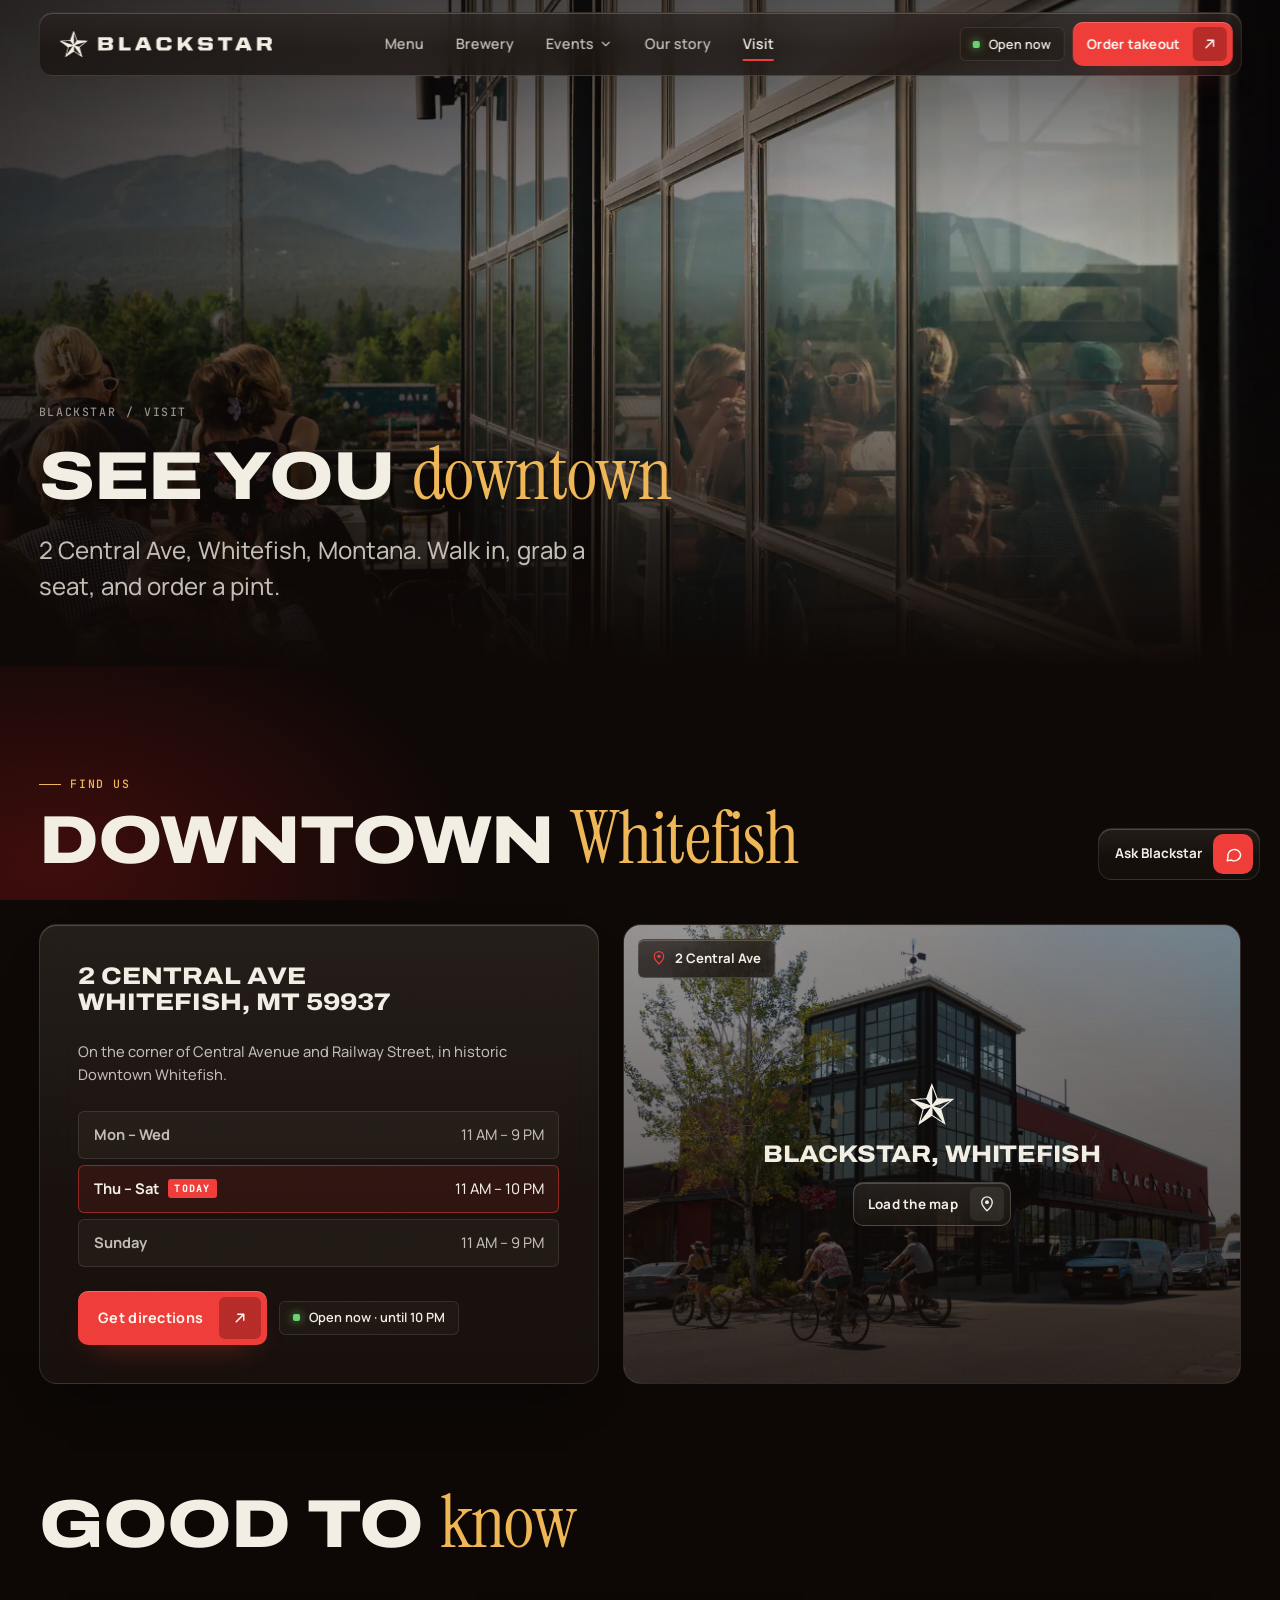
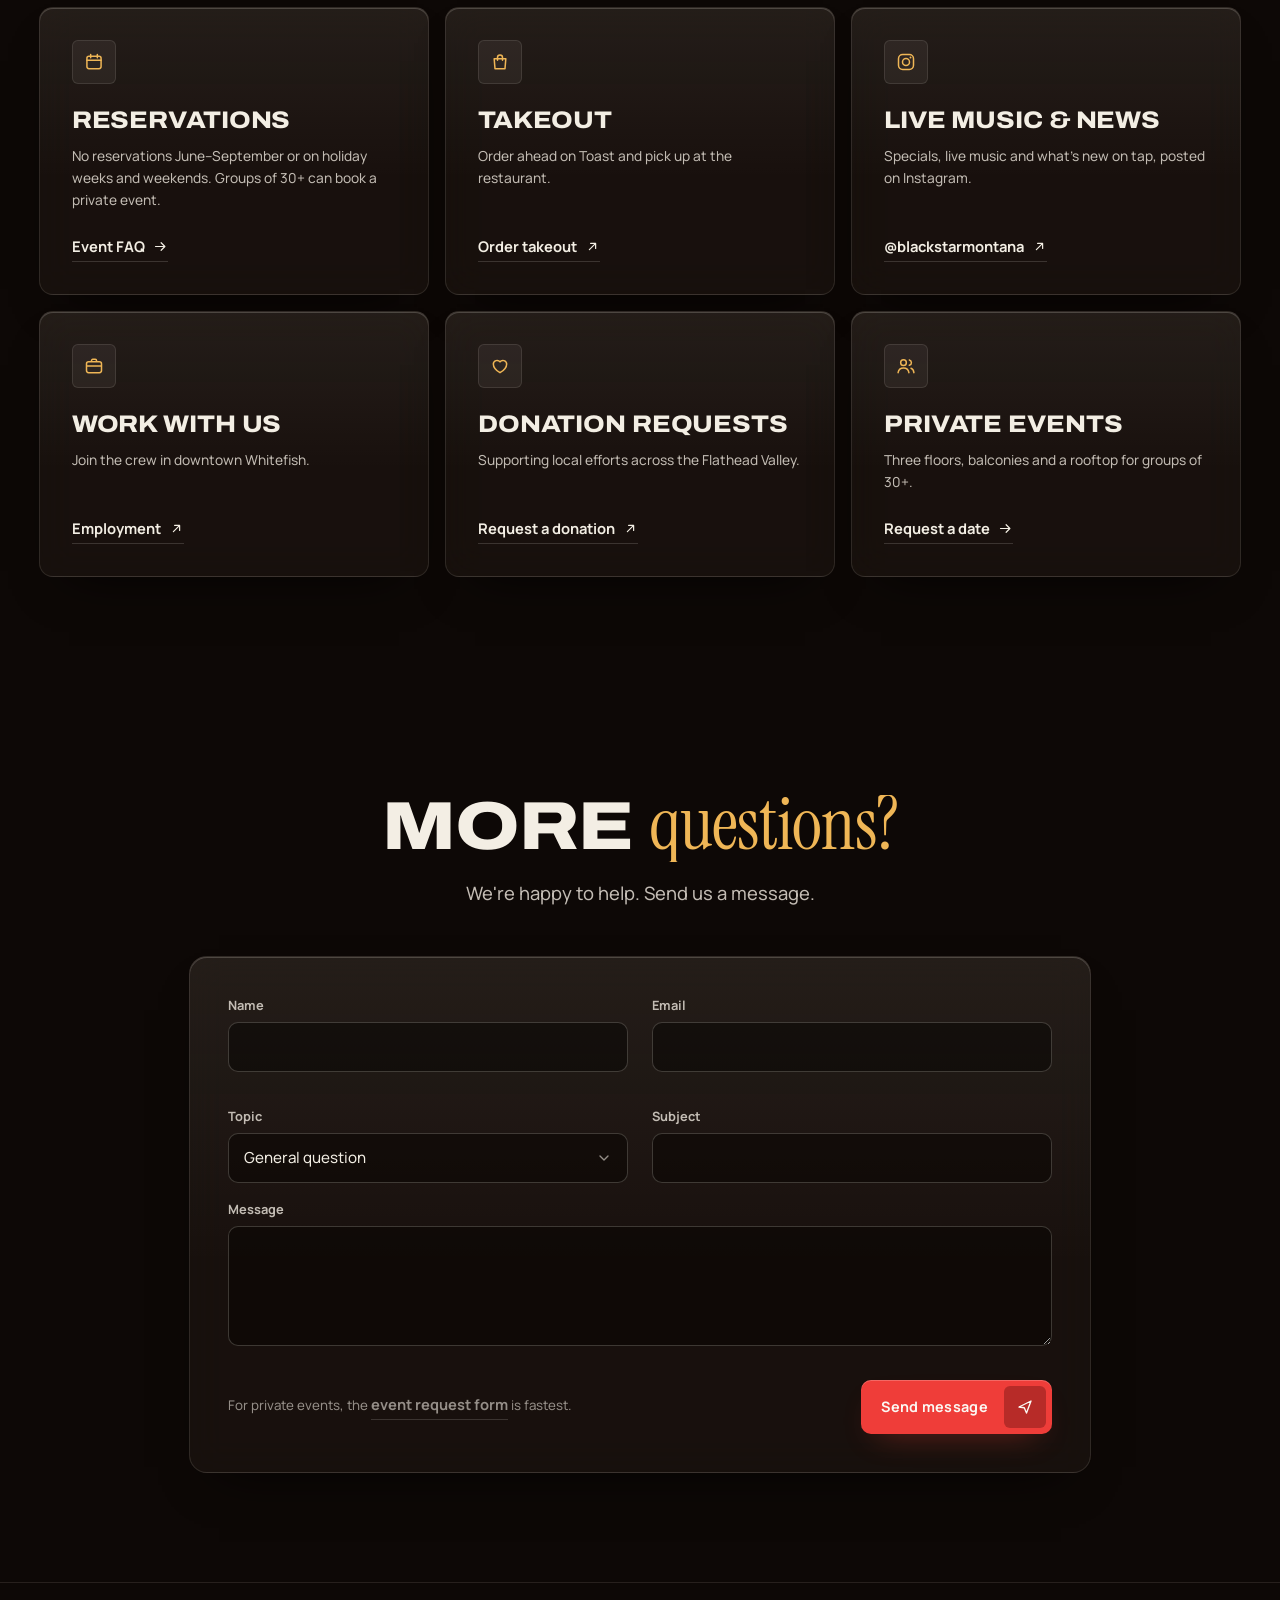
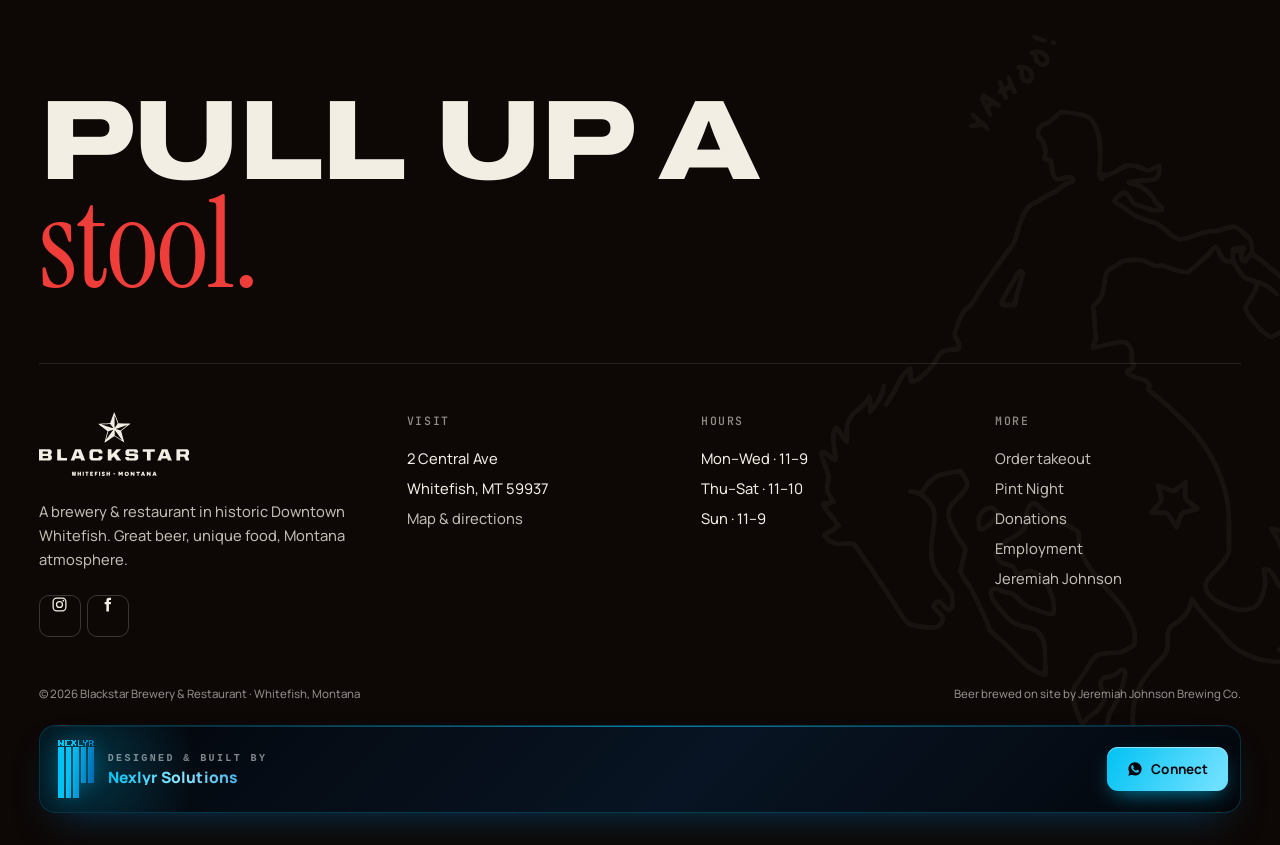
<file: visit.html>
<!doctype html>
<html lang="en">
<head>
<meta charset="utf-8">
<meta name="viewport" content="width=device-width,initial-scale=1,viewport-fit=cover">
<title>Visit Blackstar — 2 Central Ave, Whitefish MT | Hours & Directions</title>
<meta name="description" content="Blackstar Brewery & Restaurant, 2 Central Ave, Whitefish, MT 59937. Open daily: Mon–Wed 11–9, Thu–Sat 11–10, Sun 11–9. Directions, hours and contact.">
<meta name="theme-color" content="#120e0c">
<link rel="canonical" href="https://blackstar.nexlyr.solutions/visit">
<meta property="og:type" content="website"><meta property="og:site_name" content="Blackstar">
<meta property="og:title" content="Visit Blackstar — 2 Central Ave, Whitefish MT | Hours & Directions"><meta property="og:description" content="Blackstar Brewery & Restaurant, 2 Central Ave, Whitefish, MT 59937. Open daily: Mon–Wed 11–9, Thu–Sat 11–10, Sun 11–9. Directions, hours and contact.">
<meta property="og:url" content="https://blackstar.nexlyr.solutions/visit">
<meta property="og:locale" content="en_US">
<meta property="og:image" content="https://blackstar.nexlyr.solutions/assets/og/visit.jpg?v=e8fbaa5e"><meta property="og:image:secure_url" content="https://blackstar.nexlyr.solutions/assets/og/visit.jpg?v=e8fbaa5e"><meta property="og:image:type" content="image/jpeg"><meta property="og:image:width" content="1200"><meta property="og:image:height" content="630"><meta property="og:image:alt" content="Blackstar Brewery & Restaurant, Whitefish, Montana">
<meta name="twitter:card" content="summary_large_image"><meta name="twitter:title" content="Visit Blackstar — 2 Central Ave, Whitefish MT | Hours & Directions"><meta name="twitter:description" content="Blackstar Brewery & Restaurant, 2 Central Ave, Whitefish, MT 59937. Open daily: Mon–Wed 11–9, Thu–Sat 11–10, Sun 11–9. Directions, hours and contact."><meta name="twitter:image" content="https://blackstar.nexlyr.solutions/assets/og/visit.jpg?v=e8fbaa5e"><meta name="twitter:image:alt" content="Blackstar Brewery & Restaurant, Whitefish, Montana">
<link rel="icon" href="assets/brand/favicon.svg" type="image/svg+xml"><link rel="icon" href="assets/brand/favicon-32.png" sizes="32x32"><link rel="apple-touch-icon" href="assets/brand/apple-touch-icon.png">
<link rel="manifest" href="site.webmanifest">
<link rel="preload" href="assets/fonts/archivo-var.woff2" as="font" type="font/woff2" crossorigin>
<link rel="preload" href="assets/fonts/manrope-var.woff2" as="font" type="font/woff2" crossorigin>
<link rel="preload" as="image" type="image/webp" imagesrcset="assets/img/rooftop-mountain-crowd-480.webp 480w, assets/img/rooftop-mountain-crowd-960.webp 960w, assets/img/rooftop-mountain-crowd-1600.webp 1600w" imagesizes="100vw" fetchpriority="high">
<link rel="stylesheet" href="assets/css/tokens.css?v=ffd7d1bf">
<link rel="stylesheet" href="assets/css/site.css?v=4eea1d08">
<script>(function(d){d.classList.add('js');if(!matchMedia('(prefers-reduced-motion: reduce)').matches)d.classList.add('js-motion')})(document.documentElement)</script>
<script type="application/ld+json">{"@context":"https://schema.org","@type":["Restaurant","Brewery"],"name":"Blackstar","alternateName":"Blackstar Brewery & Restaurant","description":"Brewery and restaurant in historic Downtown Whitefish, Montana, with beer brewed on site by Jeremiah Johnson Brewing Co.","servesCuisine":["American","Pizza","Burgers"],"url":"https://blackstar.nexlyr.solutions/","image":"https://blackstar.nexlyr.solutions/assets/og/home.jpg","address":{"@type":"PostalAddress","streetAddress":"2 Central Ave","addressLocality":"Whitefish","addressRegion":"MT","postalCode":"59937","addressCountry":"US"},"geo":{"@type":"GeoCoordinates","latitude":48.4121,"longitude":-114.3376},"openingHoursSpecification":[{"@type":"OpeningHoursSpecification","dayOfWeek":["Monday","Tuesday","Wednesday","Sunday"],"opens":"11:00","closes":"21:00"},{"@type":"OpeningHoursSpecification","dayOfWeek":["Thursday","Friday","Saturday"],"opens":"11:00","closes":"22:00"}],"acceptsReservations":"False","hasMenu":"https://blackstar.nexlyr.solutions/menu","sameAs":["https://www.instagram.com/blackstarmontana/","https://www.facebook.com/blackstarmontana","https://www.blackstarmt.com/"]}</script>
</head>
<body data-page="visit">
<a class="skip" href="#main">Skip to content</a>
<svg width="0" height="0" style="position:absolute" aria-hidden="true">
<symbol id="i-star" viewBox="0 0 227 218"><path d="M43.3 216.4C47.2 203.6 65.0 137.3 64.8 136.4C64.6 135.7 49.9 123.8 32.1 109.9C6.0 89.5 0.1 84.5 1.6 83.9C2.6 83.5 21.3 82.4 43.0 81.5C64.7 80.6 82.7 79.7 83.0 79.5C83.4 79.3 90.1 61.3 98.0 39.4C108.7 10.0 112.6 0.2 113.2 1.6C113.7 2.7 120.5 20.6 128.3 41.5L142.6 79.5L177.5 80.7C196.8 81.4 215.8 82.0 219.9 82.2L227.4 82.5L194.9 108.4C177.1 122.6 162.2 134.6 161.8 134.9C161.4 135.2 166.3 153.5 172.6 175.5C178.9 197.5 184.0 215.8 184.0 216.2C184.0 216.6 169.3 207.2 151.2 195.3C133.2 183.4 117.3 173.0 115.9 172.1C112.9 170.4 117.7 167.5 62.6 204.8C49.9 213.5 43.0 217.6 43.3 216.4ZM164.2 193.8C162.1 190.9 150.3 174.8 138.2 158.1L116.0 127.8L116.0 146.6L116.0 165.5L141.3 182.2C155.1 191.3 166.9 198.9 167.3 198.9C167.7 199.0 166.3 196.6 164.2 193.8ZM81.4 160.1C95.0 141.2 105.9 125.6 105.7 125.4C105.4 125.1 72.1 135.8 71.2 136.5C71.1 136.6 67.2 150.3 62.6 166.9C58.1 183.5 54.9 196.5 55.5 195.8C56.2 195.1 67.9 179.0 81.4 160.1ZM182.0 111.5C195.2 101.1 205.8 92.5 205.7 92.3C205.6 92.2 186.6 98.3 163.5 105.9C132.2 116.3 122.0 120.0 123.5 120.6C129.7 123.1 154.8 130.8 156.3 130.7C157.3 130.6 168.9 122.0 182.0 111.5ZM106.0 114.5C106.0 114.3 101.2 107.5 95.4 99.5C85.6 86.2 84.5 85.0 81.6 85.0C73.7 85.1 22.8 87.8 22.5 88.2C22.2 88.5 103.4 114.8 105.2 114.9C105.7 115.0 106.0 114.8 106.0 114.5ZM126.4 97.3C132.2 89.3 137.0 82.1 137.0 81.5C137.0 80.2 117.3 27.3 115.9 25.0C115.4 24.1 115.0 41.8 115.0 67.8C115.0 92.1 115.2 112.0 115.4 112.0C115.7 112.0 120.6 105.4 126.4 97.3Z" fill="currentColor"/></symbol>
<symbol id="i-arrow" viewBox="0 0 24 24"><path d="M4 12h15M13 6l6 6-6 6" fill="none" stroke="currentColor" stroke-width="1.9" stroke-linecap="round" stroke-linejoin="round"/></symbol>
<symbol id="i-ext" viewBox="0 0 24 24"><path d="M7 17 17 7M9 7h8v8" fill="none" stroke="currentColor" stroke-width="1.9" stroke-linecap="round" stroke-linejoin="round"/></symbol>
<symbol id="i-down" viewBox="0 0 24 24"><path d="m6 9 6 6 6-6" fill="none" stroke="currentColor" stroke-width="2" stroke-linecap="round" stroke-linejoin="round"/></symbol>
<symbol id="i-left" viewBox="0 0 24 24"><path d="M15 6l-6 6 6 6" fill="none" stroke="currentColor" stroke-width="2" stroke-linecap="round" stroke-linejoin="round"/></symbol>
<symbol id="i-right" viewBox="0 0 24 24"><path d="M9 6l6 6-6 6" fill="none" stroke="currentColor" stroke-width="2" stroke-linecap="round" stroke-linejoin="round"/></symbol>
<symbol id="i-ig" viewBox="0 0 24 24"><rect x="3" y="3" width="18" height="18" rx="5" fill="none" stroke="currentColor" stroke-width="1.8"/><circle cx="12" cy="12" r="4.2" fill="none" stroke="currentColor" stroke-width="1.8"/><circle cx="17.4" cy="6.6" r="1.2" fill="currentColor"/></symbol>
<symbol id="i-fb" viewBox="0 0 24 24"><path d="M14 8.5V6.8c0-.8.5-1.3 1.3-1.3H17V2.3h-2.6C11.7 2.3 10.4 4 10.4 6.4v2.1H8v3.3h2.4V22H14V11.8h2.6l.5-3.3H14z" fill="currentColor"/></symbol>
<symbol id="i-pin" viewBox="0 0 24 24"><path d="M12 21s-7-6.2-7-11.5A7 7 0 0 1 19 9.5C19 14.8 12 21 12 21z" fill="none" stroke="currentColor" stroke-width="1.8"/><circle cx="12" cy="9.5" r="2.5" fill="currentColor"/></symbol>
<symbol id="i-clock" viewBox="0 0 24 24"><circle cx="12" cy="12" r="9" fill="none" stroke="currentColor" stroke-width="1.8"/><path d="M12 7v5l3 2" fill="none" stroke="currentColor" stroke-width="1.8" stroke-linecap="round"/></symbol>
<symbol id="i-beer" viewBox="0 0 24 24"><path d="M6 8h9v11a2 2 0 0 1-2 2H8a2 2 0 0 1-2-2V8zM15 10h2.5a2 2 0 0 1 2 2v3a2 2 0 0 1-2 2H15M6 8a3 3 0 0 1 3-4 3 3 0 0 1 5 1 2.5 2.5 0 0 1 1 3" fill="none" stroke="currentColor" stroke-width="1.7" stroke-linejoin="round"/><path d="M9 12v5M12 12v5" stroke="currentColor" stroke-width="1.7" stroke-linecap="round"/></symbol>
<symbol id="i-cal" viewBox="0 0 24 24"><rect x="3.5" y="5" width="17" height="15" rx="2.5" fill="none" stroke="currentColor" stroke-width="1.8"/><path d="M3.5 10h17M8 3v4M16 3v4" stroke="currentColor" stroke-width="1.8" stroke-linecap="round"/></symbol>
<symbol id="i-users" viewBox="0 0 24 24"><circle cx="9" cy="8" r="3.4" fill="none" stroke="currentColor" stroke-width="1.8"/><path d="M2.5 20c.6-3.6 3.2-5.6 6.5-5.6s5.9 2 6.5 5.6M16 4.8a3.3 3.3 0 0 1 0 6.4M18 14.6c2 .6 3.2 2.4 3.5 5.4" fill="none" stroke="currentColor" stroke-width="1.8" stroke-linecap="round"/></symbol>
<symbol id="i-chat" viewBox="0 0 24 24"><path d="M21 12a8 8 0 0 1-11.8 7L4 20l1.1-4.5A8 8 0 1 1 21 12Z" fill="none" stroke="currentColor" stroke-width="1.8" stroke-linejoin="round"/></symbol>
<symbol id="i-send" viewBox="0 0 24 24"><path d="M4 12 20 4l-6 16-3-7-7-1z" fill="none" stroke="currentColor" stroke-width="1.8" stroke-linejoin="round"/></symbol>
<symbol id="i-x" viewBox="0 0 24 24"><path d="M6 6l12 12M18 6 6 18" stroke="currentColor" stroke-width="2" stroke-linecap="round"/></symbol>
<symbol id="i-ticket" viewBox="0 0 24 24"><path d="M3 8a2 2 0 0 0 2-2h14a2 2 0 0 0 2 2v2a2 2 0 0 0 0 4v2a2 2 0 0 0-2 2H5a2 2 0 0 0-2-2v-2a2 2 0 0 0 0-4V8z" fill="none" stroke="currentColor" stroke-width="1.8" stroke-linejoin="round"/><path d="M14 6v12" stroke="currentColor" stroke-width="1.6" stroke-dasharray="2 2"/></symbol>
<symbol id="i-heart" viewBox="0 0 24 24"><path d="M12 20s-8-4.7-8-10.5A4.5 4.5 0 0 1 12 7a4.5 4.5 0 0 1 8 2.5C20 15.3 12 20 12 20z" fill="none" stroke="currentColor" stroke-width="1.8" stroke-linejoin="round"/></symbol>
<symbol id="i-brief" viewBox="0 0 24 24"><rect x="3" y="7" width="18" height="13" rx="2.5" fill="none" stroke="currentColor" stroke-width="1.8"/><path d="M9 7V5.5A1.5 1.5 0 0 1 10.5 4h3A1.5 1.5 0 0 1 15 5.5V7M3 12h18" fill="none" stroke="currentColor" stroke-width="1.8"/></symbol>
<symbol id="i-pizza" viewBox="0 0 24 24"><path d="M12 21 3.5 5.5a14 14 0 0 1 17 0L12 21z" fill="none" stroke="currentColor" stroke-width="1.8" stroke-linejoin="round"/><circle cx="10" cy="9" r="1.3" fill="currentColor"/><circle cx="14" cy="12" r="1.3" fill="currentColor"/></symbol>
<symbol id="i-bag" viewBox="0 0 24 24"><path d="M5 8h14l-1 12H6L5 8z" fill="none" stroke="currentColor" stroke-width="1.8" stroke-linejoin="round"/><path d="M9 10V6.5a3 3 0 0 1 6 0V10" fill="none" stroke="currentColor" stroke-width="1.8" stroke-linecap="round"/></symbol>
<symbol id="i-swipe" viewBox="0 0 24 24"><path d="M4 12h16M15 7l5 5-5 5M9 7l-5 5 5 5" fill="none" stroke="currentColor" stroke-width="1.7" stroke-linecap="round" stroke-linejoin="round"/></symbol>
<symbol id="i-mtn" viewBox="0 0 24 24"><path d="M2 19 9 7l4 6 2.5-3.5L22 19H2z" fill="none" stroke="currentColor" stroke-width="1.8" stroke-linejoin="round"/></symbol>
</svg>
<div class="grain" aria-hidden="true"></div>
<i class="progress" aria-hidden="true"></i>
<header class="nav glass glass--strong" role="banner">
  <a class="brand" href="index.html" aria-label="Blackstar home"><svg class="brand__star" viewBox="0 0 227 218" aria-hidden="true"><use href="#i-star"/></svg><svg class="brand__word" viewBox="326 84 1122 90" aria-hidden="true"><path d="M45.3 219.4C45.6 218.3 50.4 200.8 56.0 180.5C61.5 160.2 66.5 142.3 67.0 140.8C67.8 138.2 66.8 137.4 34.1 111.8C15.5 97.3 0.4 85.4 0.5 85.2C0.7 85.0 19.9 84.0 43.1 82.9C66.4 81.8 85.6 80.7 85.8 80.6C85.9 80.4 92.6 62.3 100.6 40.4C108.5 18.5 115.2 0.4 115.4 0.3C115.6 0.1 122.4 17.7 130.5 39.4C138.7 61.1 145.6 79.3 145.9 79.8C146.2 80.3 165.2 81.3 188.0 82.0C210.8 82.7 229.8 83.6 230.3 83.9C230.7 84.3 217.0 95.8 199.8 109.6C182.6 123.3 167.8 135.2 166.7 136.0C164.9 137.5 165.2 138.8 176.4 177.9C182.8 200.1 187.9 218.7 187.8 219.1C187.6 219.5 171.5 209.4 152.0 196.5C132.5 183.7 116.1 173.4 115.5 173.7C115.0 174.1 99.4 184.5 81.0 197.0C40.9 224.1 44.7 221.7 45.3 219.4ZM145.4 165.8C131.3 146.4 119.5 130.3 119.4 130.1C119.2 129.9 119.0 138.3 119.0 148.7L119.0 167.8L144.7 184.9C158.9 194.2 170.6 201.7 170.8 201.5C171.0 201.3 159.6 185.2 145.4 165.8ZM83.9 162.6C97.7 143.3 108.8 127.4 108.5 127.2C108.3 127.0 100.3 129.4 90.7 132.6L73.3 138.4L65.6 166.4C56.2 200.9 56.5 199.8 57.8 198.5C58.3 197.9 70.1 181.8 83.9 162.6ZM329.0 128.0L329.0 86.0L369.8 86.0L410.5 86.1L417.2 92.5L424.0 99.0L424.0 107.7L424.0 116.4L418.5 122.0L413.0 127.6L418.5 133.0L424.0 138.4L424.0 148.3L424.0 158.3L417.8 164.1L411.5 169.9L370.2 170.0L329.0 170.0L329.0 128.0ZM464.0 128.0L464.0 86.0L478.0 86.0L492.0 86.0L492.0 118.5L492.0 151.0L514.5 151.0L537.0 151.0L537.0 160.5L537.0 170.0L500.5 170.0L464.0 170.0L464.0 128.0ZM565.0 169.2C565.0 168.8 572.3 150.1 581.3 127.5L597.6 86.5L618.2 86.2L638.8 86.0L655.4 127.5C664.5 150.3 672.0 169.2 672.0 169.5C672.0 169.8 665.3 170.0 657.1 170.0L642.2 170.0L639.5 162.5L636.7 155.0L616.9 155.0L597.1 155.0L595.2 160.2C594.1 163.1 592.9 166.5 592.6 167.8C591.9 169.9 591.5 170.0 578.4 170.0C571.0 170.0 565.0 169.7 565.0 169.2ZM710.2 162.7L703.0 155.5L703.0 128.5L703.0 101.5L710.8 93.7L718.5 86.0L752.0 86.0L785.5 86.1L792.8 93.9L800.0 101.8L800.0 109.9L800.0 118.0L786.5 118.0L773.0 118.0L773.0 113.7C773.0 110.3 772.4 108.8 770.2 106.7C767.4 104.0 767.3 104.0 752.1 104.0L736.8 104.0L733.4 107.4L730.0 110.8L730.0 128.3C730.0 145.7 730.0 145.9 732.6 148.9L735.2 152.0L751.9 152.0C768.1 152.0 768.7 151.9 770.8 149.7C772.4 148.0 773.0 146.1 773.0 142.7L773.0 138.0L786.5 138.0L800.0 138.0L800.0 146.8L800.0 155.6L792.7 162.8L785.5 170.0L751.5 170.0L717.4 170.0L710.2 162.7ZM840.0 128.0L840.0 86.0L853.5 86.0L867.0 86.0L867.0 106.0C867.0 117.0 867.3 126.0 867.8 125.9C868.2 125.9 876.8 116.9 887.0 105.9L905.5 86.1L922.0 86.0L938.5 86.0L930.5 94.2C926.1 98.8 918.5 106.6 913.6 111.6L904.8 120.8L922.4 145.4L940.0 170.0L923.2 170.0L906.5 170.0L895.6 154.5C889.6 146.0 884.4 139.0 883.9 139.0C883.5 139.0 879.6 142.9 875.1 147.8L867.1 156.5L867.0 163.2L867.0 170.0L853.5 170.0L840.0 170.0L840.0 128.0ZM976.7 164.2L971.0 158.4L971.0 151.7L971.0 145.0L984.5 145.0L998.0 145.0L998.0 147.8C998.0 152.7 999.0 153.0 1018.1 153.0C1032.1 153.0 1036.0 152.7 1036.9 151.6C1037.6 150.7 1038.0 147.8 1037.8 144.3L1037.5 138.5L1010.0 138.2L982.5 138.0L976.8 132.3L971.0 126.6L971.0 113.0L971.0 99.4L977.8 92.7L984.6 86.0L1018.2 86.0L1051.8 86.0L1058.4 92.8L1065.0 99.5L1065.0 105.8L1065.0 112.0L1051.5 112.0L1038.0 112.0L1038.0 109.2C1038.0 107.7 1037.5 105.9 1036.8 105.2C1035.1 103.5 1000.9 103.5 999.2 105.2C998.5 105.9 998.0 108.7 998.0 111.5C998.0 114.3 998.5 117.1 999.2 117.8C1000.1 118.7 1007.8 119.0 1027.5 119.0L1054.6 119.0L1059.8 124.3L1065.0 129.6L1065.0 143.6L1065.0 157.6L1058.7 163.8L1052.4 170.0L1017.4 170.0L982.4 170.0L976.7 164.2ZM1131.0 138.0L1131.0 106.0L1115.0 106.0L1099.0 106.0L1099.0 96.0L1099.0 86.0L1144.5 86.0L1190.0 86.0L1190.0 96.0L1190.0 106.0L1174.0 106.0L1158.0 106.0L1158.0 138.0L1158.0 170.0L1144.5 170.0L1131.0 170.0L1131.0 138.0ZM1209.0 169.2C1209.0 168.8 1216.4 150.1 1225.4 127.5L1241.8 86.5L1262.5 86.5L1283.3 86.5L1299.1 126.4C1307.8 148.4 1315.2 167.1 1315.6 168.2C1316.1 169.9 1315.2 170.0 1301.1 170.0C1286.5 170.0 1286.1 170.0 1285.4 167.8C1285.1 166.5 1283.9 163.1 1282.8 160.2L1280.9 155.0L1261.1 155.0L1241.3 155.0L1238.5 162.5L1235.8 170.0L1222.4 170.0C1215.0 170.0 1209.0 169.7 1209.0 169.2ZM1350.0 128.0L1350.0 86.0L1390.8 86.0L1431.6 86.0L1438.8 93.3L1446.0 100.5L1446.0 112.0L1446.0 123.4L1439.4 130.1L1432.9 136.7L1439.1 150.1C1442.5 157.5 1445.9 165.0 1446.6 166.8L1448.0 170.0L1433.7 170.0L1419.3 170.0L1412.9 155.8L1406.4 141.5L1392.2 141.2L1378.0 140.9L1378.0 155.5L1378.0 170.0L1364.0 170.0L1350.0 170.0L1350.0 128.0ZM394.7 151.8C396.5 150.1 397.0 148.6 397.0 144.7C397.0 136.1 396.7 136.0 374.8 136.0L356.0 136.0L356.0 144.3C356.0 148.9 356.3 153.0 356.7 153.3C357.0 153.7 365.2 154.0 374.9 154.0C391.5 154.0 392.5 153.9 394.7 151.8ZM623.6 119.1C620.2 109.7 617.2 102.4 616.8 102.8C616.4 103.2 613.9 109.6 611.1 117.0C608.4 124.4 605.7 131.7 605.1 133.2L604.0 136.0L616.9 136.0L629.7 136.0L623.6 119.1ZM1270.4 126.2C1268.4 120.9 1265.6 113.2 1264.2 109.2C1262.8 105.2 1261.3 102.3 1260.9 102.7C1260.6 103.2 1257.6 110.8 1254.3 119.8L1248.3 136.0L1261.1 136.0L1273.9 136.0L1270.4 126.2ZM185.2 113.9C198.3 103.4 208.9 94.6 208.7 94.3C208.4 94.1 189.5 100.1 166.6 107.6C143.8 115.2 125.3 121.6 125.6 121.9C126.3 122.7 158.1 132.8 159.9 132.9C160.6 133.0 172.0 124.4 185.2 113.9ZM1416.2 122.3C1419.0 119.8 1418.8 108.5 1415.8 105.3C1413.7 103.1 1413.2 103.0 1395.8 103.0L1378.0 103.0L1378.0 113.5L1378.0 124.0L1396.2 124.0C1411.7 124.0 1414.6 123.8 1416.2 122.3ZM394.8 117.8C396.6 116.0 396.3 107.0 394.3 104.8C392.9 103.2 390.8 103.0 374.3 103.0L356.0 103.0L356.0 111.0L356.0 119.0L374.8 119.0C388.1 119.0 394.0 118.6 394.8 117.8ZM109.0 116.5C109.0 115.8 88.1 87.2 87.1 86.6C86.4 86.1 23.8 88.8 23.3 89.4C23.1 89.6 106.5 116.6 108.2 116.9C108.7 116.9 109.0 116.8 109.0 116.5ZM130.2 98.0L140.9 83.1L129.9 53.9C123.9 37.8 118.7 24.4 118.5 24.1C118.2 23.9 118.0 43.8 118.0 68.3C118.0 92.9 118.3 113.0 118.8 113.0C119.2 113.0 124.3 106.2 130.2 98.0Z" fill="currentColor"/></svg></a>
  <nav class="nav__links" aria-label="Main">
    <a href="menu.html">Menu</a>
    <a href="brewery.html">Brewery</a>
    <div class="nav__dd">
      <button type="button" aria-expanded="false" aria-haspopup="true">Events <svg width="20" height="20" aria-hidden="true"><use href="#i-down"/></svg></button>
      <div class="dd glass glass--strong" role="menu">
        <a href="events.html" role="menuitem"><span class="ic"><svg width="20" height="20" aria-hidden="true"><use href="#i-users"/></svg></span><b>Private events</b><small>Groups of 30+, three floors</small><svg width="20" height="20" aria-hidden="true"><use href="#i-arrow"/></svg></a>
        <a href="events.html#pint-night" role="menuitem"><span class="ic"><svg width="20" height="20" aria-hidden="true"><use href="#i-ticket"/></svg></span><b>Pint Night</b><small>Community fundraisers</small><svg width="20" height="20" aria-hidden="true"><use href="#i-arrow"/></svg></a>
        <a href="events.html#faq" role="menuitem"><span class="ic"><svg width="20" height="20" aria-hidden="true"><use href="#i-cal"/></svg></span><b>Reservations FAQ</b><small>Summer & holiday policy</small><svg width="20" height="20" aria-hidden="true"><use href="#i-arrow"/></svg></a>
      </div>
    </div>
    <a href="story.html">Our story</a>
    <a href="visit.html" aria-current="page">Visit</a>
  </nav>
  <div class="nav__r">
    <span class="status" data-open data-short><i class="dot"></i><span data-open-txt>Hours</span></span>
    <a class="btn btn--primary btn--sm btn--ext" href="https://order.toasttab.com/online/blackstarmt" target="_blank" rel="noopener" data-magnetic><span class="btn__t"><span data-t="Order takeout">Order takeout</span></span><span class="btn__i"><svg width="20" height="20" aria-hidden="true"><use href="#i-ext"/></svg></span></a>
    <button class="burger" type="button" aria-expanded="false" aria-controls="msheet" aria-label="Open menu"><i></i><i></i><i></i></button>
  </div>
</header>
<div class="scrim" aria-hidden="true"></div>
<div class="msheet glass glass--strong" id="msheet" role="dialog" aria-label="Site menu">
  <nav class="msheet__grid" aria-label="Mobile">
    <a class="mtile" href="index.html"><span class="ic"><svg width="20" height="20" aria-hidden="true"><use href="#i-star"/></svg><small>01</small></span><span><b>Home</b><span class="m">Start here</span></span></a>
    <a class="mtile" href="menu.html"><span class="ic"><svg width="20" height="20" aria-hidden="true"><use href="#i-pizza"/></svg><small>02</small></span><span><b>Menu</b><span class="m">Pizza · burgers · bar food</span></span></a>
    <a class="mtile" href="brewery.html"><span class="ic"><svg width="20" height="20" aria-hidden="true"><use href="#i-beer"/></svg><small>03</small></span><span><b>Brewery</b><span class="m">Brewed on site</span></span></a>
    <a class="mtile" href="events.html"><span class="ic"><svg width="20" height="20" aria-hidden="true"><use href="#i-users"/></svg><small>04</small></span><span><b>Events</b><span class="m">Groups of 30+</span></span></a>
    <a class="mtile" href="story.html"><span class="ic"><svg width="20" height="20" aria-hidden="true"><use href="#i-mtn"/></svg><small>05</small></span><span><b>Our story</b><span class="m">Since 1994</span></span></a>
    <a class="mtile" href="visit.html" aria-current="page"><span class="ic"><svg width="20" height="20" aria-hidden="true"><use href="#i-pin"/></svg><small>06</small></span><span><b>Visit</b><span class="m">2 Central Ave</span></span></a>
  </nav>
  <div class="msheet__foot">
    <span class="status" data-open><i class="dot"></i><span data-open-txt>Hours</span></span>
    <a class="btn btn--primary btn--sm btn--ext" href="https://order.toasttab.com/online/blackstarmt" target="_blank" rel="noopener" data-magnetic><span class="btn__t"><span data-t="Order takeout">Order takeout</span></span><span class="btn__i"><svg width="20" height="20" aria-hidden="true"><use href="#i-ext"/></svg></span></a>
  </div>
</div>
<nav class="dock glass glass--strong" aria-label="Quick actions">
  <a href="index.html"><svg width="20" height="20" aria-hidden="true"><use href="#i-star"/></svg><span>Home</span></a>
  <a href="menu.html"><svg width="20" height="20" aria-hidden="true"><use href="#i-pizza"/></svg><span>Menu</span></a>
  <a class="dock__order" href="https://order.toasttab.com/online/blackstarmt" target="_blank" rel="noopener"><span class="ic"><svg width="20" height="20" aria-hidden="true"><use href="#i-bag"/></svg></span><span>Order</span></a>
  <a href="events.html"><svg width="20" height="20" aria-hidden="true"><use href="#i-users"/></svg><span>Events</span></a>
  <button type="button" data-chat-open aria-expanded="false" aria-controls="chat"><svg width="20" height="20" aria-hidden="true"><use href="#i-chat"/></svg><span>Ask</span></button>
</nav>

<main id="main">
<section class="phero">
  <div class="hero__media"><img src="assets/img/rooftop-mountain-crowd-1600.webp" srcset="assets/img/rooftop-mountain-crowd-480.webp 480w, assets/img/rooftop-mountain-crowd-960.webp 960w, assets/img/rooftop-mountain-crowd-1600.webp 1600w" sizes="100vw" width="1600" height="1066" alt="" fetchpriority="high" decoding="async" style="background:rgb(8,8,8)"></div>
  <div class="wrap hero__inner">
    <p class="crumbs mono"><a href="index.html">Blackstar</a><span aria-hidden="true">/</span><span>Visit</span></p>
    <h1 class="display">See you <span class="serif">downtown</span></h1>
    <p class="lede">2 Central Ave, Whitefish, Montana. Walk in, grab a seat, and order a pint.</p>
    
  </div>
</section>
<section class="section" aria-labelledby="visit-h">
  <div class="wrap">
    <div class="head"><p class="kicker mono rv">Find us</p><h2 id="visit-h" class="display h2 rv-line"><span>Downtown <span class="serif">Whitefish</span></span></h2></div>
    <div class="visit">
      <div class="visit__card glass rv">
        <p class="addr">2 Central Ave<br>Whitefish, MT 59937</p>
        <p class="muted" style="font-size:.92rem">On the corner of Central Avenue and Railway Street, in historic Downtown Whitefish.</p>
        <div class="hours" aria-label="Opening hours"><div data-days="1,2,3"><b>Mon – Wed</b><span>11 AM – 9 PM</span></div><div data-days="4,5,6"><b>Thu – Sat</b><span>11 AM – 10 PM</span></div><div data-days="0"><b>Sunday</b><span>11 AM – 9 PM</span></div></div>
        <div class="btn-row">
          <a class="btn btn--primary btn--ext" href="https://www.google.com/maps/dir/?api=1&destination=Blackstar+2+Central+Ave+Whitefish+MT+59937" target="_blank" rel="noopener" data-magnetic><span class="btn__t"><span data-t="Get directions">Get directions</span></span><span class="btn__i"><svg width="20" height="20" aria-hidden="true"><use href="#i-ext"/></svg></span></a>
          <span class="status" data-open><i class="dot"></i><span data-open-txt>Hours</span></span>
        </div>
      </div>
      <div class="map rv-clip" data-map style="--map-bg:url('/assets/img/building-exterior-1600.webp')">
        <div class="map__pin glass glass--strong"><svg width="20" height="20" aria-hidden="true"><use href="#i-pin"/></svg><span>2 Central Ave</span></div>
        <div class="map__load">
          <svg viewBox="0 0 227 218" width="44" height="44" style="color:var(--color-ink)" aria-hidden="true"><use href="#i-star"/></svg>
          <p class="h4">Blackstar, Whitefish</p>
          <button class="btn btn--glass btn--sm" type="button" data-magnetic><span class="btn__t"><span data-t="Load the map">Load the map</span></span><span class="btn__i"><svg width="20" height="20" aria-hidden="true"><use href="#i-pin"/></svg></span></button>
        </div>
      </div>
    </div>
  </div>
</section>
<section class="section section--tight" aria-labelledby="know-h">
  <div class="wrap">
    <div class="head"><h2 id="know-h" class="display h2 rv-line"><span>Good to <span class="serif">know</span></span></h2></div>
    <p class="hs-hint mono"><svg width="20" height="20" aria-hidden="true"><use href="#i-swipe"/></svg>Swipe</p>
    <div class="cards3 hs">
      <article class="card glass rv"><span class="ic"><svg width="20" height="20" aria-hidden="true"><use href="#i-cal"/></svg></span><h3 class="h4">Reservations</h3><p>No reservations June–September or on holiday weeks and weekends. Groups of 30+ can book a private event.</p><a class="link" href="events.html#faq">Event FAQ <svg width="20" height="20" aria-hidden="true"><use href="#i-arrow"/></svg></a></article>
      <article class="card glass rv" style="--d:1"><span class="ic"><svg width="20" height="20" aria-hidden="true"><use href="#i-bag"/></svg></span><h3 class="h4">Takeout</h3><p>Order ahead on Toast and pick up at the restaurant.</p><a class="link" href="https://order.toasttab.com/online/blackstarmt" target="_blank" rel="noopener">Order takeout <svg width="20" height="20" aria-hidden="true"><use href="#i-ext"/></svg></a></article>
      <article class="card glass rv" style="--d:2"><span class="ic"><svg width="20" height="20" aria-hidden="true"><use href="#i-ig"/></svg></span><h3 class="h4">Live music & news</h3><p>Specials, live music and what's new on tap, posted on Instagram.</p><a class="link" href="https://www.instagram.com/blackstarmontana/" target="_blank" rel="noopener">@blackstarmontana <svg width="20" height="20" aria-hidden="true"><use href="#i-ext"/></svg></a></article>
      <article class="card glass rv"><span class="ic"><svg width="20" height="20" aria-hidden="true"><use href="#i-brief"/></svg></span><h3 class="h4">Work with us</h3><p>Join the crew in downtown Whitefish.</p><a class="link" href="https://www.blackstarmt.com/employment" target="_blank" rel="noopener">Employment <svg width="20" height="20" aria-hidden="true"><use href="#i-ext"/></svg></a></article>
      <article class="card glass rv" style="--d:1"><span class="ic"><svg width="20" height="20" aria-hidden="true"><use href="#i-heart"/></svg></span><h3 class="h4">Donation requests</h3><p>Supporting local efforts across the Flathead Valley.</p><a class="link" href="https://www.blackstarmt.com/donation-request" target="_blank" rel="noopener">Request a donation <svg width="20" height="20" aria-hidden="true"><use href="#i-ext"/></svg></a></article>
      <article class="card glass rv" style="--d:2"><span class="ic"><svg width="20" height="20" aria-hidden="true"><use href="#i-users"/></svg></span><h3 class="h4">Private events</h3><p>Three floors, balconies and a rooftop for groups of 30+.</p><a class="link" href="events.html#request">Request a date <svg width="20" height="20" aria-hidden="true"><use href="#i-arrow"/></svg></a></article>
    </div>
  </div>
</section>
<section class="section" aria-labelledby="msg-h">
  <div class="wrap" style="max-width:980px">
    <div class="head head--center"><h2 id="msg-h" class="display h2 rv-line"><span>More <span class="serif">questions?</span></span></h2><p class="body-lg rv">We're happy to help. Send us a message.</p></div>
    <form class="form glass rv" data-demo>
      <div class="field"><label for="c-name">Name</label><input id="c-name" name="name" autocomplete="name" required data-err="Please add your name."><span class="err"></span></div>
      <div class="field"><label for="c-email">Email</label><input id="c-email" name="email" type="email" autocomplete="email" required data-err="Please add a valid email."><span class="err"></span></div>
      <div class="field"><span class="lbl" id="topic-l">Topic</span><div class="sel">
  <input type="hidden" name="topic" value="general">
  <button class="sel__btn" type="button" aria-haspopup="listbox" aria-expanded="false" aria-labelledby="topic-l"><span class="sel__val">General question</span><svg width="20" height="20" aria-hidden="true"><use href="#i-down"/></svg></button>
  <ul class="sel__list glass glass--strong" role="listbox" aria-labelledby="topic-l"><li role="option" id="topic-0" data-value="general" aria-selected="true">General question</li><li role="option" id="topic-1" data-value="events" aria-selected="false">Private events</li><li role="option" id="topic-2" data-value="pint" aria-selected="false">Pint Night</li><li role="option" id="topic-3" data-value="press" aria-selected="false">Press & partnerships</li><li role="option" id="topic-4" data-value="feedback" aria-selected="false">Feedback</li></ul>
</div></div>
      <div class="field"><label for="c-sub">Subject</label><input id="c-sub" name="subject"></div>
      <div class="field field--full"><label for="c-msg">Message</label><textarea id="c-msg" name="message" required data-err="Write us a message."></textarea><span class="err"></span></div>
      <div class="form__foot"><small>For private events, the <a class="link" href="events.html#request">event request form</a> is fastest.</small><button class="btn btn--primary" type="submit" data-magnetic><span class="btn__t"><span data-t="Send message">Send message</span></span><span class="btn__i"><svg width="20" height="20" aria-hidden="true"><use href="#i-send"/></svg></span></button></div>
      <div class="form__done" tabindex="-1" role="status"><b>Message received.</b><span class="muted">This is the preview site, so nothing was sent. On the live site this goes straight to the Blackstar team.</span></div>
    </form>
  </div>
</section>
</main>
<footer class="foot" role="contentinfo">
  <img class="foot__bronco" src="assets/brand/bronco-cream.svg" alt="" width="714" height="1053" loading="lazy" decoding="async">
  <div class="wrap">
    <p class="foot__statement rv">Pull up a<br><span class="serif">stool.</span></p>
    <div class="foot__grid">
      <div class="foot__brand">
        <svg viewBox="0 0 1066 453" role="img" aria-label="Blackstar — Whitefish, Montana"><path d="M448.8 451.5C446.4 450.2 444.0 447.2 444.0 445.6C444.0 445.3 445.7 444.6 447.7 444.1C450.7 443.2 451.6 443.3 452.3 444.5C452.7 445.3 454.2 446.0 455.6 446.0C459.6 446.0 458.2 442.7 453.5 441.2C447.4 439.2 445.0 436.4 445.0 431.4C445.0 425.5 448.2 423.0 455.7 423.0C460.1 423.0 461.5 423.5 463.5 425.5C464.9 426.8 466.0 428.6 466.0 429.4C466.0 431.2 460.2 432.6 458.7 431.1C457.1 429.5 453.0 429.7 453.0 431.4C453.0 432.2 455.1 433.5 458.0 434.5C460.7 435.4 463.7 437.1 464.5 438.3C466.6 441.2 466.4 447.3 464.2 450.0C461.8 453.0 452.9 453.8 448.8 451.5ZM612.9 450.9C608.0 448.0 606.0 444.3 606.0 437.8C606.0 428.2 611.3 423.0 621.0 423.0C630.7 423.0 636.0 428.2 636.0 437.8C636.0 441.1 635.3 444.3 634.2 446.2C630.5 452.6 619.9 454.9 612.9 450.9ZM234.6 446.2C234.3 443.1 233.8 436.6 233.4 431.8L232.8 423.0L236.3 423.0L239.9 423.0L240.2 433.2C240.5 444.4 240.5 444.5 242.6 427.2L243.1 423.0L247.5 423.0L251.8 423.0L252.5 431.8C253.4 444.5 253.6 444.6 254.5 433.2L255.3 423.0L258.2 423.0L261.2 423.0L260.6 435.8C260.2 442.8 259.6 449.3 259.4 450.2C259.0 451.6 257.7 452.0 253.4 452.0L248.0 452.0L248.0 445.5C248.0 441.8 247.6 439.0 247.0 439.0C246.4 439.0 246.0 441.2 246.0 443.9C246.0 451.3 245.5 452.0 240.0 452.0L235.2 452.0L234.6 446.2ZM273.0 437.5L273.0 423.0L277.0 423.0L281.0 423.0L281.0 428.5L281.0 434.0L285.0 434.0L289.0 434.0L289.0 428.5L289.0 423.0L293.0 423.0L297.0 423.0L297.0 437.5L297.0 452.0L293.0 452.0L289.0 452.0L289.0 446.5L289.0 441.0L285.0 441.0L281.0 441.0L281.0 446.5L281.0 452.0L277.0 452.0L273.0 452.0L273.0 437.5ZM309.0 437.5L309.0 423.0L313.0 423.0L317.0 423.0L317.0 437.5L317.0 452.0L313.0 452.0L309.0 452.0L309.0 437.5ZM335.0 441.0L335.0 430.0L331.5 430.0C328.2 430.0 328.0 429.8 328.0 426.5L328.0 423.0L339.0 423.0L350.0 423.0L350.0 426.5C350.0 429.8 349.8 430.0 346.5 430.0L343.0 430.0L343.0 441.0L343.0 452.0L339.0 452.0L335.0 452.0L335.0 441.0ZM362.0 437.5L362.0 423.0L372.0 423.0L382.0 423.0L382.0 426.5L382.0 430.0L376.0 430.0C370.7 430.0 370.0 430.2 370.0 432.0C370.0 433.7 370.7 434.0 374.0 434.0C377.9 434.0 378.0 434.1 378.0 437.5C378.0 440.9 377.9 441.0 374.0 441.0C370.7 441.0 370.0 441.3 370.0 443.0C370.0 444.8 370.7 445.0 376.0 445.0L382.0 445.0L382.0 448.5L382.0 452.0L372.0 452.0L362.0 452.0L362.0 437.5ZM395.0 437.5L395.0 423.0L404.5 423.0L414.0 423.0L414.0 426.5L414.0 429.9L408.2 430.2C403.2 430.5 402.5 430.8 402.2 432.8C401.9 434.8 402.3 435.0 406.4 435.0C411.0 435.0 411.0 435.0 411.0 438.5C411.0 442.0 411.0 442.0 406.5 442.0L402.0 442.0L402.0 447.0L402.0 452.0L398.5 452.0L395.0 452.0L395.0 437.5ZM425.0 437.5L425.0 423.0L429.0 423.0L433.0 423.0L433.0 437.5L433.0 452.0L429.0 452.0L425.0 452.0L425.0 437.5ZM478.0 437.5L478.0 423.0L482.0 423.0L486.0 423.0L486.0 428.5L486.0 434.0L490.0 434.0L494.0 434.0L494.0 428.5L494.0 423.0L498.0 423.0L502.0 423.0L502.0 437.5L502.0 452.0L498.0 452.0L494.0 452.0L494.0 446.4L494.0 440.9L490.2 441.2L486.5 441.5L486.2 446.8L485.9 452.0L481.9 452.0L478.0 452.0L478.0 437.5ZM563.0 437.5L563.0 423.0L567.3 423.0C571.5 423.0 571.8 423.2 574.4 428.0C575.9 430.7 577.5 433.2 578.0 433.5C578.4 433.8 580.3 431.5 582.0 428.5C585.0 423.3 585.4 423.0 589.1 423.0L593.0 423.0L593.0 437.5L593.0 452.0L589.0 452.0L585.0 452.0L585.0 444.8L585.0 437.5L582.8 441.2C581.1 444.1 580.0 445.0 578.0 445.0C576.0 445.0 574.9 444.1 573.4 441.2L571.5 437.5L571.2 444.8L570.9 452.0L567.0 452.0L563.0 452.0L563.0 437.5ZM649.0 437.5L649.0 423.0L652.9 423.0C656.7 423.0 657.1 423.4 662.4 430.6L668.0 438.3L668.0 430.6L668.0 423.0L672.0 423.0L676.0 423.0L676.0 437.5L676.0 452.0L671.8 452.0C667.6 452.0 667.4 451.8 662.5 444.8L657.5 437.7L657.2 444.9L656.9 452.0L653.0 452.0L649.0 452.0L649.0 437.5ZM697.0 441.5L697.0 431.0L693.0 431.0L689.0 431.0L689.0 427.0L689.0 423.0L701.5 423.0L714.0 423.0L714.0 427.0L714.0 431.0L709.5 431.0L705.0 431.0L705.0 441.5L705.0 452.0L701.0 452.0L697.0 452.0L697.0 441.5ZM721.0 451.2C721.0 450.8 723.3 444.3 726.1 436.7L731.3 422.9L735.9 423.2L740.5 423.5L745.7 437.0C748.5 444.4 750.9 450.8 750.9 451.2C751.0 451.7 749.0 452.0 746.6 452.0C743.1 452.0 742.1 451.6 741.7 450.0C741.3 448.3 740.3 448.0 736.1 448.0C732.1 448.0 730.9 448.4 730.0 450.0C729.2 451.5 727.9 452.0 725.0 452.0C722.8 452.0 721.0 451.7 721.0 451.2ZM763.0 437.5L763.0 423.0L767.0 423.0C770.8 423.0 771.3 423.3 776.3 430.2L781.5 437.4L781.8 430.2L782.1 423.0L786.0 423.0L790.0 423.0L790.0 437.5L790.0 452.0L785.8 452.0C781.6 451.9 781.4 451.7 776.5 444.7L771.5 437.5L771.2 444.8L770.9 452.0L767.0 452.0L763.0 452.0L763.0 437.5ZM804.6 445.2C806.0 441.5 808.5 435.0 810.2 430.7L813.2 422.9L817.8 423.2L822.4 423.5L827.7 437.5C830.6 445.2 833.0 451.6 833.0 451.8C833.0 451.9 831.0 452.0 828.6 452.0C825.0 452.0 824.0 451.6 823.5 450.0C823.0 448.3 822.0 448.0 817.5 448.0C813.0 448.0 812.0 448.3 811.5 450.0C811.0 451.6 810.0 452.0 806.5 452.0L802.1 452.0L804.6 445.2ZM626.2 443.3C629.1 440.7 628.6 434.6 625.4 432.1C623.9 430.9 622.0 430.0 621.0 430.0C620.0 430.0 618.1 430.9 616.6 432.1C613.6 434.5 613.1 439.3 615.6 442.8C617.5 445.5 623.4 445.8 626.2 443.3ZM528.6 440.5C526.6 438.4 526.6 437.0 528.6 434.2C532.0 429.3 539.9 434.5 536.6 439.5C534.9 442.1 530.7 442.6 528.6 440.5ZM737.2 436.9L735.6 432.7L734.4 436.1C732.6 440.9 732.7 441.0 735.9 441.0L738.8 441.0L737.2 436.9ZM820.0 440.1C820.0 439.7 819.5 437.8 818.8 435.9L817.7 432.6L816.4 436.0C814.7 440.9 814.7 441.0 817.5 441.0C818.9 441.0 820.0 440.6 820.0 440.1ZM0.0 304.0L0.0 264.0L39.1 264.0L78.2 264.0L84.1 269.1L90.0 274.3L90.0 283.4L90.0 292.6L85.5 297.0C83.0 299.4 81.0 301.9 81.0 302.5C81.0 303.1 83.2 305.8 86.0 308.5L91.0 313.4L91.0 322.5L91.0 331.6L84.7 337.8L78.4 344.0L39.2 344.0L0.0 344.0L0.0 304.0ZM129.0 304.0L129.0 264.0L142.0 264.0L155.0 264.0L155.2 294.2L155.5 324.5L176.8 324.8L198.0 325.0L198.0 334.5L198.0 344.0L163.5 344.0L129.0 344.0L129.0 304.0ZM225.7 339.8C226.6 337.4 233.8 319.5 241.6 300.0L255.8 264.5L275.7 264.2L295.7 264.0L310.8 302.2C319.1 323.3 326.2 341.3 326.6 342.3C327.2 343.9 326.3 344.0 312.9 343.8L298.5 343.5L296.0 336.5L293.5 329.5L274.5 329.2L255.5 329.0L252.9 336.2L250.3 343.5L237.1 343.8L224.0 344.1L225.7 339.8ZM364.2 336.7L357.0 329.5L357.0 303.4L357.0 277.4L363.8 270.7L370.6 264.0L403.1 264.0L435.6 264.0L442.3 270.8L449.0 277.6L449.0 285.8L449.0 294.0L436.0 294.0L423.0 294.0L423.0 289.7C423.0 286.4 422.4 284.8 420.7 283.2C418.5 281.1 417.4 281.0 402.8 281.0L387.2 281.0L384.6 284.1C382.0 287.1 382.0 287.4 382.0 303.8L382.0 320.4L384.7 323.2L387.4 326.0L403.0 326.0C418.1 326.0 418.7 325.9 420.8 323.7C422.3 322.1 423.0 320.1 423.0 317.2L423.0 313.0L436.0 313.0L449.0 313.0L449.0 321.3L449.0 329.6L441.7 336.8L434.5 344.0L403.0 344.0L371.4 344.0L364.2 336.7ZM487.0 304.0L487.0 264.0L500.0 264.0L513.0 264.0L513.2 282.7L513.5 301.4L531.0 282.7L548.5 264.1L564.5 264.0L580.5 264.0L564.7 279.8C556.1 288.4 549.0 295.8 549.0 296.2C549.0 296.6 556.4 307.3 565.5 320.0C574.6 332.7 582.0 343.3 582.0 343.6C582.0 343.8 574.9 343.9 566.3 343.8L550.6 343.5L540.4 329.2C534.8 321.4 530.0 314.6 529.6 314.3C529.2 313.9 525.4 317.2 521.0 321.5L513.0 329.5L513.0 336.7L513.0 344.0L500.0 344.0L487.0 344.0L487.0 304.0ZM617.2 337.7L611.0 331.4L611.0 325.2L611.0 319.0L624.0 319.0C637.0 319.0 637.0 319.0 637.0 321.3C637.0 326.4 639.2 327.0 657.3 327.0C672.7 327.0 674.0 326.9 675.0 325.1C676.4 322.4 676.3 314.7 674.8 313.2C673.9 312.3 666.6 312.0 648.0 312.0L622.4 312.0L617.2 306.7L612.0 301.4L612.0 288.5L612.0 275.6L617.7 269.8L623.4 264.0L656.5 264.0L689.6 264.0L695.3 269.8L701.0 275.6L701.0 281.8L701.0 288.0L688.0 288.0L675.0 288.0L675.0 285.2C675.0 280.3 673.9 280.0 656.4 280.0C637.8 280.0 637.7 280.0 638.2 288.2L638.5 293.5L664.5 293.8L690.5 294.0L696.2 299.7L702.0 305.4L702.0 318.0L702.0 330.6L695.2 337.3L688.4 344.0L655.9 344.0L623.4 344.0L617.2 337.7ZM764.0 313.0L764.0 282.0L749.0 282.0L734.0 282.0L734.0 273.0L734.0 264.0L777.0 264.0L820.0 264.0L820.0 273.0L820.0 282.0L805.0 282.0L790.0 282.0L790.0 313.0L790.0 344.0L777.0 344.0L764.0 344.0L764.0 313.0ZM838.4 342.2C838.8 341.3 845.9 323.3 854.3 302.2L869.5 264.0L889.5 264.2L909.5 264.5L923.6 300.1C931.3 319.7 938.4 337.6 939.3 339.9L941.0 344.0L926.6 344.0C912.5 344.0 912.1 343.9 911.4 341.8C911.1 340.5 909.9 337.1 908.8 334.2L906.9 329.0L888.0 329.0L869.1 329.0L867.2 334.2C866.1 337.1 864.9 340.5 864.6 341.8C863.9 343.9 863.5 344.0 850.8 344.0C838.8 344.0 837.8 343.9 838.4 342.2ZM973.0 304.0L973.0 264.0L1012.3 264.0L1051.6 264.0L1057.8 270.3L1064.0 276.6L1064.0 287.6L1064.0 298.6L1058.0 304.5C1054.7 307.8 1052.0 310.8 1052.0 311.3C1052.0 311.8 1055.2 319.1 1059.0 327.6C1062.8 336.0 1066.0 343.1 1066.0 343.5C1066.0 343.8 1059.8 343.9 1052.3 343.8L1038.6 343.5L1032.6 329.8L1026.7 316.0L1012.8 316.0L999.0 316.0L999.0 330.0L999.0 344.0L986.0 344.0L973.0 344.0L973.0 304.0ZM62.7 325.8C64.5 324.2 65.0 322.6 65.0 319.1C64.9 311.0 64.8 311.0 44.1 311.0L26.0 311.0L26.0 319.5L26.0 328.0L43.2 328.0C59.5 328.0 60.5 327.9 62.7 325.8ZM286.0 310.2C286.0 309.2 274.7 277.9 274.4 278.2C273.8 278.9 263.0 308.9 263.0 309.9C263.0 311.2 286.0 311.5 286.0 310.2ZM899.8 309.8C894.5 294.8 888.5 279.0 888.0 279.0C887.7 279.0 885.1 285.6 882.1 293.8C879.1 301.9 876.5 309.1 876.3 309.8C875.9 310.7 878.6 311.0 888.0 311.0C897.3 311.0 900.1 310.7 899.8 309.8ZM1036.2 297.3C1037.6 296.1 1038.0 294.2 1038.0 289.7C1038.0 280.0 1038.0 280.0 1016.8 280.0L999.0 280.0L999.0 289.5L999.0 299.0L1016.7 299.0C1031.7 299.0 1034.6 298.8 1036.2 297.3ZM62.8 293.8C64.6 292.0 64.3 283.0 62.3 280.8C60.9 279.2 58.9 279.0 43.3 279.0L26.0 279.0L26.0 287.0L26.0 295.0L43.8 295.0C56.3 295.0 62.0 294.6 62.8 293.8ZM463.3 216.4C467.2 203.6 485.0 137.3 484.8 136.4C484.6 135.7 469.9 123.8 452.1 109.9C426.0 89.5 420.1 84.5 421.6 83.9C422.6 83.5 441.3 82.4 463.0 81.5C484.7 80.6 502.7 79.7 503.0 79.5C503.4 79.3 510.1 61.3 518.0 39.4C528.7 10.0 532.6 0.2 533.2 1.6C533.7 2.7 540.5 20.6 548.3 41.5L562.6 79.5L597.5 80.7C616.8 81.4 635.8 82.0 639.9 82.2L647.4 82.5L614.9 108.4C597.1 122.6 582.2 134.6 581.8 134.9C581.4 135.2 586.3 153.5 592.6 175.5C598.9 197.5 604.0 215.8 604.0 216.2C604.0 216.6 589.3 207.2 571.2 195.3C553.2 183.4 537.3 173.0 535.9 172.1C532.9 170.4 537.7 167.5 482.6 204.8C469.9 213.5 463.0 217.6 463.3 216.4ZM584.2 193.8C582.1 190.9 570.3 174.8 558.2 158.1L536.0 127.8L536.0 146.6L536.0 165.5L561.3 182.2C575.1 191.3 586.9 198.9 587.3 198.9C587.7 199.0 586.3 196.6 584.2 193.8ZM501.4 160.1C515.0 141.2 525.9 125.6 525.7 125.4C525.4 125.1 492.1 135.8 491.2 136.5C491.1 136.6 487.2 150.3 482.6 166.9C478.1 183.5 474.9 196.5 475.5 195.8C476.2 195.1 487.9 179.0 501.4 160.1ZM602.0 111.5C615.2 101.1 625.8 92.5 625.7 92.3C625.6 92.2 606.6 98.3 583.5 105.9C552.2 116.3 542.0 120.0 543.5 120.6C549.7 123.1 574.8 130.8 576.3 130.7C577.3 130.6 588.9 122.0 602.0 111.5ZM526.0 114.5C526.0 114.3 521.2 107.5 515.4 99.5C505.6 86.2 504.5 85.0 501.6 85.0C493.7 85.1 442.8 87.8 442.5 88.2C442.2 88.5 523.4 114.8 525.2 114.9C525.7 115.0 526.0 114.8 526.0 114.5ZM546.4 97.3C552.2 89.3 557.0 82.1 557.0 81.5C557.0 80.2 537.3 27.3 535.9 25.0C535.4 24.1 535.0 41.8 535.0 67.8C535.0 92.1 535.2 112.0 535.4 112.0C535.7 112.0 540.6 105.4 546.4 97.3Z" fill="currentColor"/></svg>
        <p>A brewery & restaurant in historic Downtown Whitefish. Great beer, unique food, Montana atmosphere.</p>
        <div class="socials">
          <a href="https://www.instagram.com/blackstarmontana/" target="_blank" rel="noopener" aria-label="Blackstar on Instagram"><svg width="20" height="20" aria-hidden="true"><use href="#i-ig"/></svg></a>
          <a href="https://www.facebook.com/blackstarmontana" target="_blank" rel="noopener" aria-label="Blackstar on Facebook"><svg width="20" height="20" aria-hidden="true"><use href="#i-fb"/></svg></a>
        </div>
      </div>
      <div>
        <h4>Visit</h4>
        <ul><li>2 Central Ave</li><li>Whitefish, MT 59937</li><li><a href="visit.html">Map & directions</a></li></ul>
      </div>
      <div>
        <h4>Hours</h4>
        <ul><li>Mon–Wed · 11–9</li><li>Thu–Sat · 11–10</li><li>Sun · 11–9</li></ul>
      </div>
      <div>
        <h4>More</h4>
        <ul>
          <li><a href="https://order.toasttab.com/online/blackstarmt" target="_blank" rel="noopener">Order takeout</a></li>
          <li><a href="events.html#pint-night">Pint Night</a></li>
          <li><a href="https://www.blackstarmt.com/donation-request" target="_blank" rel="noopener">Donations</a></li>
          <li><a href="https://www.blackstarmt.com/employment" target="_blank" rel="noopener">Employment</a></li>
          <li><a href="https://www.jjbrew.com/" target="_blank" rel="noopener">Jeremiah Johnson</a></li>
        </ul>
      </div>
    </div>
    <div class="foot__base"><span>© <span data-year>2026</span> Blackstar Brewery & Restaurant · Whitefish, Montana</span><span>Beer brewed on site by Jeremiah Johnson Brewing Co.</span></div>
    <div class="nxb"> <a class="nxb__id" href="https://nexlyr.solutions/" target="_blank" rel="noopener" aria-label="Nexlyr Solutions — the studio that designed and built this site"> <span class="nxb__mk" aria-hidden="true"><svg viewBox="0 0 631 1011" xmlns="http://www.w3.org/2000/svg" shape-rendering="crispEdges" role="img" aria-label="Nexlyr Solutions logo"><defs><linearGradient id="nxbLogoG" gradientUnits="userSpaceOnUse" x1="277.4" y1="43.9" x2="724.3" y2="114.7"><stop offset="0" stop-color="#01C2F4"/><stop offset="1" stop-color="#0169B3"/></linearGradient></defs><g fill="url(#nxbLogoG)"><rect x="2.5" y="1" width="27.2" height="6.8"/><rect x="70.5" y="1" width="27.2" height="6.8"/><rect x="124.9" y="1" width="88.4" height="6.8"/><rect x="233.7" y="1" width="27.2" height="6.8"/><rect x="294.9" y="1" width="27.2" height="6.8"/><rect x="342.5" y="1" width="27.2" height="6.8"/><rect x="430.9" y="1" width="27.2" height="6.8"/><rect x="492.1" y="1" width="27.2" height="6.8"/><rect x="539.7" y="1" width="74.8" height="6.8"/><rect x="2.5" y="7.8" width="34" height="6.8"/><rect x="70.5" y="7.8" width="27.2" height="6.8"/><rect x="124.9" y="7.8" width="88.4" height="6.8"/><rect x="233.7" y="7.8" width="27.2" height="6.8"/><rect x="294.9" y="7.8" width="27.2" height="6.8"/><rect x="342.5" y="7.8" width="27.2" height="6.8"/><rect x="430.9" y="7.8" width="27.2" height="6.8"/><rect x="492.1" y="7.8" width="27.2" height="6.8"/><rect x="539.7" y="7.8" width="81.6" height="6.8"/><rect x="2.5" y="14.6" width="34" height="6.8"/><rect x="70.5" y="14.6" width="27.2" height="6.8"/><rect x="124.9" y="14.6" width="27.2" height="6.8"/><rect x="233.7" y="14.6" width="34" height="6.8"/><rect x="288.1" y="14.6" width="34" height="6.8"/><rect x="342.5" y="14.6" width="27.2" height="6.8"/><rect x="430.9" y="14.6" width="27.2" height="6.8"/><rect x="492.1" y="14.6" width="27.2" height="6.8"/><rect x="539.7" y="14.6" width="27.2" height="6.8"/><rect x="600.9" y="14.6" width="27.2" height="6.8"/><rect x="2.5" y="21.4" width="40.8" height="6.8"/><rect x="70.5" y="21.4" width="27.2" height="6.8"/><rect x="124.9" y="21.4" width="27.2" height="6.8"/><rect x="240.5" y="21.4" width="34" height="6.8"/><rect x="281.3" y="21.4" width="34" height="6.8"/><rect x="342.5" y="21.4" width="27.2" height="6.8"/><rect x="430.9" y="21.4" width="27.2" height="6.8"/><rect x="492.1" y="21.4" width="27.2" height="6.8"/><rect x="539.7" y="21.4" width="27.2" height="6.8"/><rect x="600.9" y="21.4" width="27.2" height="6.8"/><rect x="2.5" y="28.2" width="47.6" height="6.8"/><rect x="70.5" y="28.2" width="27.2" height="6.8"/><rect x="124.9" y="28.2" width="27.2" height="6.8"/><rect x="247.3" y="28.2" width="61.2" height="6.8"/><rect x="342.5" y="28.2" width="27.2" height="6.8"/><rect x="437.7" y="28.2" width="27.2" height="6.8"/><rect x="485.3" y="28.2" width="27.2" height="6.8"/><rect x="539.7" y="28.2" width="27.2" height="6.8"/><rect x="600.9" y="28.2" width="27.2" height="6.8"/><rect x="2.5" y="35" width="54.4" height="6.8"/><rect x="70.5" y="35" width="27.2" height="6.8"/><rect x="124.9" y="35" width="27.2" height="6.8"/><rect x="254.1" y="35" width="47.6" height="6.8"/><rect x="342.5" y="35" width="27.2" height="6.8"/><rect x="444.5" y="35" width="27.2" height="6.8"/><rect x="478.5" y="35" width="27.2" height="6.8"/><rect x="539.7" y="35" width="27.2" height="6.8"/><rect x="600.9" y="35" width="27.2" height="6.8"/><rect x="2.5" y="41.8" width="27.2" height="6.8"/><rect x="36.5" y="41.8" width="27.2" height="6.8"/><rect x="70.5" y="41.8" width="27.2" height="6.8"/><rect x="124.9" y="41.8" width="81.6" height="6.8"/><rect x="260.9" y="41.8" width="34" height="6.8"/><rect x="342.5" y="41.8" width="27.2" height="6.8"/><rect x="451.3" y="41.8" width="47.6" height="6.8"/><rect x="539.7" y="41.8" width="27.2" height="6.8"/><rect x="600.9" y="41.8" width="27.2" height="6.8"/><rect x="2.5" y="48.6" width="27.2" height="6.8"/><rect x="36.5" y="48.6" width="27.2" height="6.8"/><rect x="70.5" y="48.6" width="27.2" height="6.8"/><rect x="124.9" y="48.6" width="81.6" height="6.8"/><rect x="260.9" y="48.6" width="34" height="6.8"/><rect x="342.5" y="48.6" width="27.2" height="6.8"/><rect x="458.1" y="48.6" width="34" height="6.8"/><rect x="539.7" y="48.6" width="27.2" height="6.8"/><rect x="600.9" y="48.6" width="27.2" height="6.8"/><rect x="2.5" y="55.4" width="27.2" height="6.8"/><rect x="43.3" y="55.4" width="54.4" height="6.8"/><rect x="124.9" y="55.4" width="27.2" height="6.8"/><rect x="254.1" y="55.4" width="47.6" height="6.8"/><rect x="342.5" y="55.4" width="27.2" height="6.8"/><rect x="464.9" y="55.4" width="27.2" height="6.8"/><rect x="539.7" y="55.4" width="81.6" height="6.8"/><rect x="2.5" y="62.2" width="27.2" height="6.8"/><rect x="43.3" y="62.2" width="54.4" height="6.8"/><rect x="124.9" y="62.2" width="27.2" height="6.8"/><rect x="247.3" y="62.2" width="61.2" height="6.8"/><rect x="342.5" y="62.2" width="27.2" height="6.8"/><rect x="464.9" y="62.2" width="27.2" height="6.8"/><rect x="539.7" y="62.2" width="74.8" height="6.8"/><rect x="2.5" y="69" width="27.2" height="6.8"/><rect x="50.1" y="69" width="47.6" height="6.8"/><rect x="124.9" y="69" width="27.2" height="6.8"/><rect x="240.5" y="69" width="34" height="6.8"/><rect x="281.3" y="69" width="34" height="6.8"/><rect x="342.5" y="69" width="27.2" height="6.8"/><rect x="464.9" y="69" width="27.2" height="6.8"/><rect x="539.7" y="69" width="27.2" height="6.8"/><rect x="580.5" y="69" width="34" height="6.8"/><rect x="2.5" y="75.8" width="27.2" height="6.8"/><rect x="56.9" y="75.8" width="40.8" height="6.8"/><rect x="124.9" y="75.8" width="27.2" height="6.8"/><rect x="233.7" y="75.8" width="34" height="6.8"/><rect x="288.1" y="75.8" width="34" height="6.8"/><rect x="342.5" y="75.8" width="27.2" height="6.8"/><rect x="464.9" y="75.8" width="27.2" height="6.8"/><rect x="539.7" y="75.8" width="27.2" height="6.8"/><rect x="587.3" y="75.8" width="34" height="6.8"/><rect x="2.5" y="82.6" width="27.2" height="6.8"/><rect x="63.7" y="82.6" width="34" height="6.8"/><rect x="124.9" y="82.6" width="88.4" height="6.8"/><rect x="233.7" y="82.6" width="27.2" height="6.8"/><rect x="294.9" y="82.6" width="27.2" height="6.8"/><rect x="342.5" y="82.6" width="88.4" height="6.8"/><rect x="464.9" y="82.6" width="27.2" height="6.8"/><rect x="539.7" y="82.6" width="27.2" height="6.8"/><rect x="594.1" y="82.6" width="34" height="6.8"/><rect x="2.5" y="89.4" width="27.2" height="6.8"/><rect x="70.5" y="89.4" width="27.2" height="6.8"/><rect x="124.9" y="89.4" width="88.4" height="6.8"/><rect x="233.7" y="89.4" width="27.2" height="6.8"/><rect x="294.9" y="89.4" width="27.2" height="6.8"/><rect x="342.5" y="89.4" width="88.4" height="6.8"/><rect x="464.9" y="89.4" width="27.2" height="6.8"/><rect x="539.7" y="89.4" width="27.2" height="6.8"/><rect x="600.9" y="89.4" width="27.2" height="6.8"/><rect x="0" y="128" width="98.5" height="883"/><rect x="133.25" y="128" width="98.5" height="883"/><rect x="266.5" y="128" width="98.5" height="883"/><rect x="399.75" y="128" width="98.5" height="630"/><rect x="533" y="128" width="98.5" height="630"/></g></svg></span> <span class="nxb__tx"><span class="nxb__kk">Designed &amp; built by</span><span class="nxb__nm">Nexlyr Solutions</span></span> </a> <a class="nxb__go" target="_blank" rel="noopener" href="https://wa.me/923053687680?text=Hi%20Nexlyr%21%20I%20saw%20the%20Blackstar%20website%20and%20I%27d%20like%20a%20site%20like%20it." aria-label="Connect with Nexlyr Solutions on WhatsApp"> <svg viewBox="0 0 24 24" fill="currentColor" aria-hidden="true"><path d="M12.04 2C6.58 2 2.14 6.44 2.14 11.9c0 1.75.46 3.45 1.32 4.95L2.05 22l5.28-1.38a9.86 9.86 0 0 0 4.71 1.2c5.46 0 9.9-4.44 9.9-9.9S17.5 2 12.04 2zm5.8 14.06c-.24.68-1.4 1.3-1.94 1.35-.5.05-1.13.07-1.82-.11-.42-.13-.96-.31-1.65-.61-2.9-1.25-4.8-4.17-4.95-4.37-.14-.2-1.18-1.57-1.18-3s.75-2.13 1.02-2.42c.26-.29.58-.36.77-.36l.55.01c.18.01.42-.07.65.5.24.58.82 2 .89 2.14.07.15.12.32.02.51-.09.2-.14.32-.28.49l-.42.49c-.14.14-.28.29-.12.57.16.29.72 1.18 1.54 1.91 1.06.94 1.95 1.23 2.23 1.37.28.15.44.12.6-.07.17-.2.7-.81.88-1.09.19-.29.37-.24.63-.14.25.09 1.62.76 1.9.9.28.15.46.22.53.34.07.12.07.68-.17 1.34z"/></svg> Connect </a> </div>
  </div>
</footer>
<button class="chat-fab glass glass--strong" type="button" aria-expanded="false" aria-controls="chat"><span class="lbl">Ask Blackstar</span><span class="ic"><svg width="20" height="20" aria-hidden="true"><use href="#i-chat"/></svg></span></button>
<section class="chat glass glass--strong" id="chat" role="dialog" aria-label="Ask Blackstar">
  <div class="chat__top"><svg class="star" viewBox="0 0 227 218" aria-hidden="true"><use href="#i-star"/></svg><div><b>Ask Blackstar</b><small>Hours, menu, beer & events</small></div><button class="chat__x sq glass" type="button" aria-label="Close chat"><svg width="20" height="20" aria-hidden="true"><use href="#i-x"/></svg></button></div>
  <div class="chat__log" aria-live="polite"></div>
  <div class="chat__qs"><button type="button">Are you open now?</button><button type="button">Do you take reservations?</button><button type="button">What beer is on tap?</button><button type="button">Private events</button><button type="button">Vegetarian options?</button></div>
  <form><label class="sr" for="chat-q">Your question</label><input id="chat-q" type="text" placeholder="Ask about hours, menu, events…" autocomplete="off"><button type="submit" aria-label="Send"><svg width="20" height="20" aria-hidden="true"><use href="#i-send"/></svg></button></form>
</section>
<script src="assets/js/vendor/gsap.min.js?v=ff86cb55" defer></script>
<script src="assets/js/vendor/ScrollTrigger.min.js?v=2e3b8c36" defer></script>
<script src="assets/js/vendor/lenis.min.js?v=5a44a112" defer></script>
<script src="assets/js/site.js?v=05c98268" defer></script>
</body>
</html>
</file>
<file: assets/css/tokens.css>
/* Hallmark · genre: atmospheric · macrostructure: Photographic · theme: custom ("Railyard Neon" v2)
 * vibe: neon bronco, railway timber, lager gold, Montana night — glass over warm blooms
 * paper oklch(14% 0.012 45) · accent oklch(63% 0.215 27) neon red · second accent oklch(80% 0.135 78) lager gold
 * display: Archivo (expanded, echoes the BLACKSTAR wordmark) · accent serif: Instrument Serif (roman) · body: Manrope · mono: JetBrains Mono
 * axes: dark / grotesk-sans (expanded) / warm · nav: N5 glass bar · footer: Ft5 statement
 * Blackstar Brewery & Restaurant — built by Nexlyr Solutions
 */

@font-face{font-family:"Archivo";src:url("../fonts/archivo-var.woff2") format("woff2");font-weight:600 900;font-stretch:100% 125%;font-style:normal;font-display:swap}
@font-face{font-family:"Manrope";src:url("../fonts/manrope-var.woff2") format("woff2");font-weight:200 800;font-style:normal;font-display:swap}
@font-face{font-family:"Instrument Serif";src:url("../fonts/instrument-serif.woff2") format("woff2");font-weight:400;font-style:normal;font-display:swap}
@font-face{font-family:"JetBrains Mono";src:url("../fonts/mono-500.woff2") format("woff2");font-weight:500;font-style:normal;font-display:swap}
/* metric-matched fallbacks so nothing jumps when the webfonts land */
@font-face{font-family:"Display Fallback";src:local("Arial Black"),local("Arial");size-adjust:104%;ascent-override:88%;descent-override:22%}
@font-face{font-family:"Body Fallback";src:local("Arial"),local("Helvetica");size-adjust:104%;ascent-override:100%;descent-override:28%}

:root{
  color-scheme:dark;

  --color-paper:   oklch(14% 0.012 45);
  --color-paper-2: oklch(18% 0.013 45);
  --color-paper-3: oklch(22% 0.014 45);
  --color-paper-4: oklch(27% 0.014 45);
  --color-rule:    oklch(33% 0.012 45);
  --color-rule-soft: oklch(25% 0.012 45);

  --color-ink:     oklch(95% 0.014 80);
  --color-muted:   oklch(80% 0.014 72);
  --color-neutral: oklch(65% 0.012 60);
  --color-faint:   oklch(46% 0.012 50);

  --color-accent:    oklch(63% 0.215 27);
  --color-accent-hi: oklch(69% 0.2 30);
  --color-accent-lo: oklch(45% 0.16 27);
  --color-on-accent: oklch(98% 0.008 80);
  --color-lager:     oklch(81% 0.13 78);
  --color-focus:     oklch(83% 0.14 80);
  --color-ok:        oklch(78% 0.17 145);

  /* glass (modifiers over the warm blooms) */
  --glass:        oklch(25% 0.014 45 / .38);
  --glass-strong: oklch(19% 0.013 45 / .74);
  --glass-solid:  oklch(18% 0.013 45 / .92);
  --glass-line:   oklch(95% 0.014 80 / .11);
  --glass-line-hi:oklch(95% 0.014 80 / .2);
  --glass-sheen:  oklch(95% 0.014 80 / .06);
  --glass-blur:   blur(18px) saturate(1.45);
  --color-scrim:  oklch(10% 0.01 45 / .62);
  --color-line-glow: oklch(63% 0.215 27 / .45);
  --bloom-red:    oklch(45% 0.17 27 / .34);
  --bloom-gold:   oklch(55% 0.12 70 / .26);

  --font-display: "Archivo","Display Fallback",Impact,sans-serif;
  --font-serif:   "Instrument Serif",Georgia,"Times New Roman",serif;
  --font-body:    "Manrope","Body Fallback",system-ui,sans-serif;
  --font-mono:    "JetBrains Mono",ui-monospace,SFMono-Regular,Menlo,Consolas,monospace;
  --stretch-display: 118%;

  --text-xs:  .72rem;
  --text-sm:  .86rem;
  --text-base:1rem;
  --text-lg:  1.15rem;
  --text-xl:  clamp(1.18rem, 1rem + .7vw, 1.5rem);
  --text-2xl: clamp(1.45rem, 1.1rem + 1.4vw, 2.2rem);
  --text-3xl: clamp(1.9rem, 1.2rem + 2.6vw, 3.4rem);
  --text-4xl: clamp(2.1rem, 1.2rem + 3.8vw, 4.8rem);
  --text-display: clamp(2.5rem, min(6.4vw, 11.2vh), 7.6rem);

  --space-3xs: .25rem;
  --space-2xs: .5rem;
  --space-xs:  .75rem;
  --space-sm:  1rem;
  --space-md:  1.5rem;
  --space-lg:  2rem;
  --space-xl:  3rem;
  --space-2xl: clamp(2.25rem, 1.5rem + 3vw, 4.5rem);
  --space-3xl: clamp(3.75rem, 2.4rem + 5.5vw, 8.5rem);
  --gutter:    clamp(1rem, .5rem + 2.4vw, 3rem);
  --maxw:      1360px;

  --radius-xs: 4px;
  --radius-sm: 6px;
  --radius-md: 10px;
  --radius-lg: 14px;
  --radius-xl: 18px;

  --ease-out:    cubic-bezier(0.16, 1, 0.3, 1);
  --ease-in:     cubic-bezier(0.7, 0, 0.84, 0);
  --ease-in-out: cubic-bezier(0.65, 0, 0.35, 1);
  --dur-micro: 120ms;
  --dur-short: 240ms;
  --dur-long:  480ms;

  --shadow-lift: 0 30px 60px -30px oklch(6% 0.01 45 / .95);
  --nav-h: 76px;
}
</file>
<file: assets/css/site.css>
/* Hallmark · genre: atmospheric · macrostructure: Photographic · theme: custom (Railyard Neon v2) · enrichment: WebGL nautical star + cut-out product stages · nav: N5 glass bar (+ mobile dock) · footer: Ft5
 * Hallmark · pre-emit critique: P5 H5 E5 S5 R4 V5
 */

/* ============ base ============ */
*,*::before,*::after{box-sizing:border-box}
html,body{overflow-x:clip}
html{-webkit-text-size-adjust:100%;text-size-adjust:100%;scrollbar-color:var(--color-paper-4) var(--color-paper);scrollbar-width:thin;-webkit-tap-highlight-color:transparent}
html.lenis,html.lenis body{height:auto}
.lenis.lenis-smooth{scroll-behavior:auto!important}
.lenis.lenis-stopped{overflow:hidden}
body{margin:0;background:var(--color-paper);color:var(--color-ink);font-family:var(--font-body);font-size:var(--text-base);line-height:1.6;font-weight:450;-webkit-font-smoothing:antialiased;text-rendering:optimizeLegibility;min-height:100svh}
body::before{content:"";position:fixed;inset:0;z-index:-1;pointer-events:none;background:radial-gradient(42% 38% at 88% 8%,var(--bloom-gold),transparent 70%),radial-gradient(48% 42% at 4% 96%,var(--bloom-red),transparent 70%)}
img,svg,video,canvas{display:block;max-width:100%}
img{height:auto}
a{color:inherit;text-decoration:none}
button,input,select,textarea{font:inherit;color:inherit}
button{cursor:pointer;background:none;border:0;padding:0}
h1,h2,h3,h4,p,ul,ol,figure,dl,dd{margin:0}
ul,ol{padding:0;list-style:none}
::selection{background:var(--color-accent);color:var(--color-on-accent)}
:focus-visible{outline:2px solid var(--color-focus);outline-offset:3px;border-radius:var(--radius-xs)}

::-webkit-scrollbar{width:10px;height:8px}
::-webkit-scrollbar-track{background:var(--color-paper)}
::-webkit-scrollbar-thumb{background:var(--color-paper-4);border-radius:3px;border:2px solid var(--color-paper)}
::-webkit-scrollbar-thumb:hover{background:var(--color-accent)}
::-webkit-scrollbar-corner{background:var(--color-paper)}

@view-transition{navigation:auto}
::view-transition-old(root){animation:vt-out 240ms var(--ease-in) both}
::view-transition-new(root){animation:vt-in 420ms var(--ease-out) both}
@keyframes vt-out{to{opacity:0}}
@keyframes vt-in{from{opacity:0}}

.skip{position:absolute;left:var(--space-sm);top:-60px;z-index:300;background:var(--color-accent);color:var(--color-on-accent);padding:.6rem 1rem;border-radius:var(--radius-sm);font-weight:700}
.skip:focus{top:var(--space-sm)}
.sr{position:absolute!important;width:1px;height:1px;overflow:hidden;clip:rect(0 0 0 0);white-space:nowrap}
.wrap{width:100%;max-width:var(--maxw);margin-inline:auto;padding-inline:var(--gutter)}
.section{padding-block:var(--space-3xl);position:relative}
.section--tight{padding-top:0}

.grain{position:fixed;inset:-50%;z-index:90;pointer-events:none;opacity:.06;background-image:url("data:image/svg+xml,%3Csvg xmlns='http://www.w3.org/2000/svg' width='160' height='160'%3E%3Cfilter id='n'%3E%3CfeTurbulence type='fractalNoise' baseFrequency='.85' numOctaves='2' stitchTiles='stitch'/%3E%3C/filter%3E%3Crect width='100%25' height='100%25' filter='url(%23n)'/%3E%3C/svg%3E");mix-blend-mode:overlay}
.progress{position:fixed;left:0;top:0;height:2px;width:100%;z-index:120;transform-origin:0 50%;transform:scaleX(0);background:var(--color-accent);box-shadow:0 0 12px var(--color-line-glow);pointer-events:none}

/* ============ glass ============ */
.glass{background:linear-gradient(180deg,var(--glass-sheen),transparent 60%),var(--glass);-webkit-backdrop-filter:var(--glass-blur);backdrop-filter:var(--glass-blur);border:1px solid var(--glass-line);box-shadow:inset 0 1px 0 var(--glass-line-hi),0 24px 50px -30px oklch(5% 0.01 45 / .9)}
.glass--strong{background:linear-gradient(180deg,var(--glass-sheen),transparent 60%),var(--glass-strong)}

/* ============ type ============ */
.display{font-family:var(--font-display);font-weight:820;font-stretch:var(--stretch-display);text-transform:uppercase;line-height:.92;letter-spacing:-.015em;overflow-wrap:break-word;min-width:0}
.h1{font-size:var(--text-display)}
.h2{font-size:var(--text-4xl)}
.h3{font-size:var(--text-3xl)}
.h4{font-family:var(--font-display);font-weight:780;font-stretch:112%;text-transform:uppercase;font-size:var(--text-xl);line-height:1.02;letter-spacing:-.005em}
.serif{font-family:var(--font-serif);font-weight:400;font-stretch:normal;text-transform:none;letter-spacing:-.01em}
.display .serif{font-size:1.08em;line-height:.8;color:var(--color-lager)}
.lede{font-size:var(--text-xl);line-height:1.5;color:var(--color-muted);max-width:40ch;font-weight:450}
.body-lg{font-size:var(--text-lg);line-height:1.65;color:var(--color-muted);max-width:58ch}
.muted{color:var(--color-muted)}
.mono{font-family:var(--font-mono);font-weight:500;font-size:var(--text-xs);letter-spacing:.14em;text-transform:uppercase}
.kicker{display:inline-flex;align-items:center;gap:.6rem;color:var(--color-lager)}
.kicker::before{content:"";width:22px;height:1px;background:currentColor}
.accent{color:var(--color-accent)}
.gold{color:var(--color-lager)}
.prose p+p{margin-top:var(--space-sm)}
.prose p{color:var(--color-muted);max-width:62ch}
.prose strong{color:var(--color-ink);font-weight:700}

/* ============ buttons ============ */
.btn{--h:54px;--pad:20px;--ib:42px;min-width:max-content;flex-shrink:0;position:relative;display:inline-flex;align-items:center;justify-content:space-between;gap:16px;height:var(--h);padding:0 6px 0 var(--pad);border-radius:var(--radius-md);font:700 .9rem/1 var(--font-body);letter-spacing:.02em;white-space:nowrap;isolation:isolate;overflow:hidden;transition:transform 600ms var(--ease-out),background-color var(--dur-long) var(--ease-out),border-color var(--dur-long) var(--ease-out),box-shadow var(--dur-long) var(--ease-out),color var(--dur-short) var(--ease-out)}
.btn::before{content:"";position:absolute;inset:0;z-index:-1;transform:translateY(101%);transition:transform 650ms var(--ease-out)}
.btn:hover::before{transform:translateY(0)}
.btn__t{position:relative;display:block;height:1.25em;line-height:1.25;overflow:hidden}
.btn__t>span{position:relative;display:block;transition:transform 650ms var(--ease-out)}
.btn__t>span::after{content:attr(data-t);position:absolute;left:0;top:100%}
.btn:hover .btn__t>span{transform:translateY(-100%)}
.btn__i{position:relative;display:grid;place-items:center;width:var(--ib);height:var(--ib);flex:none;border-radius:var(--radius-sm);overflow:hidden;transition:background-color var(--dur-long) var(--ease-out)}
.btn__i svg{width:18px;height:18px}
.btn:hover .btn__i svg{animation:arrow-swap 650ms var(--ease-out)}
.btn--ext:hover .btn__i svg{animation:arrow-diag 650ms var(--ease-out)}
@keyframes arrow-swap{0%{transform:none}45%{transform:translateX(160%)}46%{transform:translateX(-160%)}100%{transform:none}}
@keyframes arrow-diag{0%{transform:none}45%{transform:translate(150%,-150%)}46%{transform:translate(-150%,150%)}100%{transform:none}}
.btn:active{transform:scale(.97)!important}
.btn--primary{background:var(--color-accent);color:var(--color-on-accent);box-shadow:inset 0 1px 0 oklch(100% 0 0 / .22),0 14px 32px -16px var(--color-line-glow)}
.btn--primary::before{background:linear-gradient(180deg,var(--color-accent-hi),oklch(58% 0.21 27))}
.btn--primary .btn__i{background:oklch(28% 0.1 27 / .35)}
.btn--primary:hover{box-shadow:inset 0 1px 0 oklch(100% 0 0 / .3),0 18px 40px -14px var(--color-line-glow)}
.btn--primary:hover .btn__i{background:oklch(20% 0.08 27 / .45)}
.btn--glass{background:linear-gradient(180deg,var(--glass-sheen),transparent),var(--glass);-webkit-backdrop-filter:var(--glass-blur);backdrop-filter:var(--glass-blur);color:var(--color-ink);border:1px solid var(--glass-line-hi);box-shadow:inset 0 1px 0 var(--glass-line-hi)}
.btn--glass::before{background:oklch(95% 0.014 80 / .1)}
.btn--glass .btn__i{background:oklch(95% 0.014 80 / .08)}
.btn--glass:hover{border-color:oklch(95% 0.014 80 / .36)}
.btn--glass:hover .btn__i{background:var(--color-accent);color:var(--color-on-accent)}
.btn--ink{background:var(--color-ink);color:var(--color-paper)}
.btn--ink::before{background:var(--color-lager)}
.btn--ink .btn__i{background:oklch(14% 0.012 45 / .1)}
.btn--sm{--h:44px;--pad:14px;--ib:34px;font-size:.84rem;gap:12px}
.btn--block{width:100%}
.btn[disabled],.btn.is-disabled{opacity:.45;pointer-events:none}
.btn.is-loading .btn__t,.btn.is-loading .btn__i svg{opacity:0}
.btn.is-loading .btn__i::after{content:"";position:absolute;width:16px;height:16px;border-radius:50%;border:2px solid currentColor;border-right-color:transparent;animation:spin .8s linear infinite}
@keyframes spin{to{transform:rotate(1turn)}}
.btn-row{display:flex;flex-wrap:wrap;gap:var(--space-xs);align-items:center}

.link{display:inline-flex;align-items:center;gap:.5rem;font-weight:700;font-size:.92rem;white-space:nowrap;padding-bottom:4px;background:linear-gradient(var(--color-accent),var(--color-accent)) 0 100%/0 1.5px no-repeat,linear-gradient(var(--color-rule),var(--color-rule)) 0 100%/100% 1px no-repeat;transition:background-size 600ms var(--ease-out),color var(--dur-short)}
.link:hover{background-size:100% 1.5px,100% 1px;color:var(--color-ink)}
.link svg{width:15px;height:15px;transition:transform var(--dur-long) var(--ease-out)}
.link:hover svg{transform:translateX(4px)}

/* status + tags */
.status{display:inline-flex;align-items:center;gap:.55rem;height:34px;padding:0 .8rem;border-radius:var(--radius-sm);background:var(--glass);-webkit-backdrop-filter:var(--glass-blur);backdrop-filter:var(--glass-blur);border:1px solid var(--glass-line);font-size:.8rem;font-weight:600;white-space:nowrap;color:var(--color-muted)}
.status .dot{width:7px;height:7px;border-radius:2px;background:var(--color-neutral);flex:none}
.status.is-open{color:var(--color-ink)}
.status.is-open .dot{background:var(--color-ok);box-shadow:0 0 10px oklch(78% 0.17 145 / .8)}
.tag{display:inline-flex;align-items:center;height:24px;padding:0 .55rem;border-radius:var(--radius-xs);font-family:var(--font-mono);font-size:.64rem;letter-spacing:.1em;text-transform:uppercase;background:oklch(95% 0.014 80 / .06);border:1px solid var(--glass-line);color:var(--color-muted);white-space:nowrap}
.tag--hot{background:var(--color-accent);border-color:transparent;color:var(--color-on-accent)}
.tag--gold{background:oklch(81% 0.13 78 / .12);border-color:oklch(81% 0.13 78 / .3);color:var(--color-lager)}
.chip{display:inline-flex;align-items:center;height:30px;padding:0 .7rem;border-radius:var(--radius-xs);border:1px solid var(--glass-line-hi);font-size:.8rem;color:var(--color-muted);white-space:nowrap}

/* ============ nav ============ */
.nav{position:fixed;z-index:110;top:12px;left:50%;width:min(calc(100% - 2 * var(--gutter)),1320px);transform:translateX(-50%);display:flex;align-items:center;gap:var(--space-md);height:64px;padding:0 8px 0 20px;border-radius:var(--radius-lg);transition:transform 600ms var(--ease-out),background-color var(--dur-long)}
.nav.is-hidden{transform:translate(-50%,-140%)}
.brand{display:flex;align-items:center;gap:.6rem;flex:none;color:var(--color-ink)}
.brand svg{transition:transform 700ms var(--ease-out)}
.brand:hover .brand__star{transform:rotate(72deg)}
.brand__star{width:28px;height:28px}
.brand__word{height:14px;width:auto}
.nav__links{display:flex;align-items:stretch;height:100%;margin-inline:auto}
.nav__links>a,.nav__dd>button{position:relative;display:inline-flex;align-items:center;gap:.35rem;height:100%;padding:0 1rem;font-size:.9rem;font-weight:600;color:var(--color-muted);white-space:nowrap;transition:color var(--dur-short)}
.nav__links>a::after,.nav__dd>button::after{content:"";position:absolute;left:1rem;right:1rem;bottom:14px;height:2px;background:var(--color-accent);transform:scaleX(0);transform-origin:100% 50%;transition:transform 500ms var(--ease-out)}
.nav__links>a:hover,.nav__dd>button:hover,.nav__dd.is-open>button,.nav__links>a[aria-current="page"],.nav__dd.is-current>button{color:var(--color-ink)}
.nav__links>a:hover::after,.nav__dd:hover>button::after,.nav__links>a[aria-current="page"]::after,.nav__dd.is-current>button::after{transform:scaleX(1);transform-origin:0 50%}
.nav__dd{position:relative;display:flex}
.nav__dd>button svg{width:14px;height:14px;transition:transform var(--dur-short) var(--ease-out)}
.nav__dd.is-open>button svg{transform:rotate(180deg)}
.dd{position:absolute;top:calc(100% + 4px);left:50%;width:320px;padding:6px;border-radius:var(--radius-lg);opacity:0;visibility:hidden;transform:translate(-50%,-6px);transition:opacity var(--dur-short) var(--ease-out),transform var(--dur-short) var(--ease-out),visibility 0s linear var(--dur-short)}
.dd::before{content:"";position:absolute;left:0;right:0;top:-14px;height:14px}
.nav__dd.is-open .dd{opacity:1;visibility:visible;transform:translate(-50%,0);transition-delay:0s}
.dd a{display:grid;grid-template-columns:38px minmax(0,1fr) 16px;gap:.15rem .8rem;align-items:center;padding:.65rem .7rem;border-radius:var(--radius-md);transition:background-color var(--dur-micro)}
.dd a:hover,.dd a:focus-visible{background:oklch(95% 0.014 80 / .07)}
.dd a .ic{grid-row:span 2;width:38px;height:38px;border-radius:var(--radius-sm);display:grid;place-items:center;background:oklch(95% 0.014 80 / .06);border:1px solid var(--glass-line);color:var(--color-lager)}
.dd a .ic svg{width:18px;height:18px}
.dd a b{font-weight:700;font-size:.9rem;line-height:1.2}
.dd a small{grid-column:2;color:var(--color-neutral);font-size:.78rem;line-height:1.3}
.dd a>svg{grid-row:1 / span 2;grid-column:3;width:14px;height:14px;color:var(--color-neutral);transition:transform var(--dur-short) var(--ease-out),color var(--dur-short)}
.dd a:hover>svg{transform:translateX(3px);color:var(--color-accent)}
.nav__r{display:flex;align-items:center;gap:8px;flex:none;margin-left:auto}
.burger{display:none;position:relative;width:42px;height:42px;border-radius:var(--radius-md);background:oklch(95% 0.014 80 / .06);border:1px solid var(--glass-line-hi)}
.burger i{position:absolute;left:12px;right:12px;height:1.5px;background:var(--color-ink);transition:transform 400ms var(--ease-out),opacity var(--dur-short),width 400ms var(--ease-out)}
.burger i:nth-child(1){top:14px}.burger i:nth-child(2){top:20px;right:17px}.burger i:nth-child(3){top:26px}
.menu-open .burger i:nth-child(1){transform:translateY(6px) rotate(45deg)}
.menu-open .burger i:nth-child(2){opacity:0}
.menu-open .burger i:nth-child(3){transform:translateY(-6px) rotate(-45deg)}

/* compact menu sheet (not full screen) */
.scrim{position:fixed;inset:0;z-index:105;background:var(--color-scrim);-webkit-backdrop-filter:blur(3px);backdrop-filter:blur(3px);opacity:0;visibility:hidden;transition:opacity 400ms var(--ease-out),visibility 0s linear 400ms}
.menu-open .scrim,.chat-open .scrim{opacity:1;visibility:visible;transition-delay:0s}
.msheet{position:fixed;z-index:109;top:calc(12px + 64px + 8px);right:max(var(--gutter),calc((100vw - 1320px) / 2));width:min(440px,calc(100vw - 2 * var(--gutter)));padding:10px;border-radius:var(--radius-xl);opacity:0;visibility:hidden;transform:translateY(-10px) scale(.98);transform-origin:100% 0;transition:opacity 350ms var(--ease-out),transform 500ms var(--ease-out),visibility 0s linear 500ms;max-height:calc(100svh - 120px);overflow-y:auto}
.menu-open .msheet{opacity:1;visibility:visible;transform:none;transition-delay:0s}
.msheet__grid{display:grid;grid-template-columns:repeat(2,minmax(0,1fr));gap:6px}
.mtile{position:relative;display:flex;flex-direction:column;justify-content:space-between;gap:1.4rem;min-height:104px;padding:12px;border-radius:var(--radius-md);background:oklch(95% 0.014 80 / .045);border:1px solid var(--glass-line);opacity:0;transform:translateY(8px);transition:opacity 400ms var(--ease-out),transform 500ms var(--ease-out),background-color var(--dur-short),border-color var(--dur-short)}
.menu-open .mtile{opacity:1;transform:none}
.mtile:nth-child(2){transition-delay:30ms}.mtile:nth-child(3){transition-delay:60ms}.mtile:nth-child(4){transition-delay:90ms}.mtile:nth-child(5){transition-delay:120ms}.mtile:nth-child(6){transition-delay:150ms}
.mtile:hover{background:oklch(95% 0.014 80 / .09);border-color:var(--glass-line-hi)}
.mtile .ic{display:flex;justify-content:space-between;align-items:flex-start;color:var(--color-lager)}
.mtile .ic svg{width:20px;height:20px}
.mtile .ic small{font-family:var(--font-mono);font-size:.62rem;letter-spacing:.12em;color:var(--color-faint)}
.mtile b{display:block;font-family:var(--font-display);font-weight:800;font-stretch:115%;text-transform:uppercase;font-size:1.05rem;line-height:1}
.mtile span.m{display:block;margin-top:4px;font-size:.74rem;color:var(--color-neutral);line-height:1.3}
.mtile[aria-current="page"]{border-color:oklch(63% 0.215 27 / .55);background:oklch(63% 0.215 27 / .12)}
.mtile[aria-current="page"] b{color:var(--color-accent-hi)}
.msheet__foot{display:grid;grid-template-columns:auto minmax(0,1fr);gap:8px;align-items:center;margin-top:8px;padding:8px;border-radius:var(--radius-md);background:oklch(10% 0.01 45 / .35)}
.msheet__foot .btn{width:100%}

/* mobile bottom dock */
.dock{display:none}

/* ============ hero ============ */
.hero{position:relative;min-height:100svh;display:flex;align-items:flex-end;isolation:isolate;overflow:clip;padding-top:calc(var(--nav-h) + 40px);padding-bottom:clamp(2rem,6vh,4.5rem)}
.hero__media{position:absolute;inset:0;z-index:-2;overflow:hidden;background:var(--color-paper-2)}
.hero__media img{width:100%;height:100%;object-fit:cover;transform:scale(1.08);animation:hero-settle 2.4s var(--ease-out) forwards}
@keyframes hero-settle{to{transform:scale(1)}}
.hero__media::after{content:"";position:absolute;inset:0;background:linear-gradient(180deg,oklch(12% 0.012 45 / .6) 0%,oklch(12% 0.012 45 / .08) 28%,oklch(12% 0.012 45 / .3) 55%,oklch(14% 0.012 45 / 1) 100%),linear-gradient(90deg,oklch(12% 0.012 45 / .72) 0%,transparent 65%)}
.hero__star{position:absolute;z-index:-1;right:max(-1vw,-20px);top:7vh;width:min(36vw,540px);aspect-ratio:1;pointer-events:none;opacity:0;transition:opacity 1.6s var(--ease-out)}
.hero__star.is-ready{opacity:1}
.hero__star canvas{width:100%!important;height:100%!important}
.hero__inner{width:100%}
.hero__meta{display:flex;flex-wrap:wrap;gap:.6rem 1.2rem;align-items:center;margin-bottom:var(--space-md);color:var(--color-muted)}
.hero h1{text-shadow:0 10px 60px oklch(10% 0.01 45 / .45)}
.hero h1 .l{display:block}
.hero h1 .accent{text-shadow:0 0 44px var(--color-line-glow)}
.hero__row{display:grid;grid-template-columns:minmax(0,1fr) auto;gap:var(--space-lg);align-items:end;margin-top:var(--space-lg)}
.hero__facts{display:grid;grid-template-columns:repeat(3,auto);border-radius:var(--radius-lg);overflow:hidden}
.hero__facts div{padding:14px 20px;display:grid;gap:4px}
.hero__facts div+div{border-left:1px solid var(--glass-line)}
.hero__facts b{font-family:var(--font-display);font-weight:800;font-stretch:115%;font-size:1.35rem;line-height:1;text-transform:uppercase}
.hero__facts span{font-size:.74rem;color:var(--color-neutral);white-space:nowrap}

.phero{position:relative;min-height:74svh;display:flex;align-items:flex-end;isolation:isolate;overflow:clip;padding-top:calc(var(--nav-h) + 60px);padding-bottom:var(--space-2xl)}
.phero .hero__media::after{background:linear-gradient(180deg,oklch(12% 0.012 45 / .62) 0%,oklch(12% 0.012 45 / .18) 40%,oklch(14% 0.012 45 / 1) 100%),linear-gradient(90deg,oklch(12% 0.012 45 / .68) 0%,transparent 70%)}
.phero h1{font-size:var(--text-4xl);max-width:16ch}
.phero .lede{margin-top:var(--space-md)}
.crumbs{display:flex;gap:.6rem;align-items:center;margin-bottom:var(--space-md);color:var(--color-neutral)}
.crumbs a:hover{color:var(--color-ink)}

/* ============ ticker ============ */
.ticker{position:relative;overflow:hidden;border-block:1px solid var(--color-rule-soft);padding-block:.55rem;background:oklch(12% 0.012 45 / .6)}
.ticker__track{display:flex;width:max-content;animation:tick 38s linear infinite}
.ticker:hover .ticker__track{animation-play-state:paused}
.ticker__set{display:flex;align-items:center;flex:none}
.ticker__item{display:flex;align-items:center;gap:1.4rem;padding-right:1.4rem;font-family:var(--font-display);font-weight:820;font-stretch:118%;text-transform:uppercase;font-size:clamp(.82rem,.7rem + .45vw,1.05rem);line-height:1;letter-spacing:.06em;white-space:nowrap}
.ticker__item:nth-child(even) span{font-family:var(--font-serif);font-weight:400;font-stretch:normal;text-transform:none;color:var(--color-lager);font-size:1.12em;letter-spacing:0}
.ticker__item svg{width:11px;height:auto;color:var(--color-accent);flex:none}
@keyframes tick{to{transform:translateX(-50%)}}

/* ============ intro + product stage ============ */
.intro{display:grid;grid-template-columns:minmax(0,1.1fr) minmax(0,.9fr);gap:var(--space-2xl);align-items:center}
.fill-text{font-family:var(--font-display);font-weight:780;font-stretch:112%;text-transform:uppercase;font-size:var(--text-3xl);line-height:1.02;letter-spacing:-.015em}
.fill-text .w{color:var(--color-faint);transition:color 300ms var(--ease-out)}
.fill-text .w.on{color:var(--color-ink)}
.fill-text .w.hot.on{color:var(--color-accent)}
.intro__copy{margin-top:var(--space-lg);display:grid;gap:var(--space-md);max-width:54ch}
.stage{position:relative;aspect-ratio:1/1.05;border-radius:var(--radius-xl);overflow:hidden;isolation:isolate}
.stage::before{content:"";position:absolute;inset:0;z-index:-1;background:radial-gradient(60% 50% at 50% 62%,oklch(52% 0.14 50 / .45),transparent 70%),linear-gradient(oklch(95% 0.014 80 / .05) 1px,transparent 1px) 0 0/100% 44px,linear-gradient(90deg,oklch(95% 0.014 80 / .05) 1px,transparent 1px) 0 0/44px 100%}
.stage__floor{position:absolute;left:8%;right:8%;bottom:14%;height:18%;border-radius:50%;background:radial-gradient(closest-side,oklch(8% 0.01 45 / .85),transparent);filter:blur(6px)}
.stage__item{position:absolute;will-change:transform}
.stage__item img{width:100%;height:auto;filter:drop-shadow(0 30px 30px oklch(6% 0.01 45 / .7))}
.float{animation:float 7s var(--ease-in-out) infinite alternate}
.float--b{animation-duration:8.5s;animation-delay:-3s}
@keyframes float{from{transform:translateY(-6px)}to{transform:translateY(8px)}}
.spin-slow{animation:spin-slow 60s linear infinite}
@keyframes spin-slow{to{transform:rotate(1turn)}}
.stage__label{position:absolute;display:flex;align-items:center;gap:.5rem;padding:.45rem .7rem;border-radius:var(--radius-sm);font-size:.74rem;font-weight:700;white-space:nowrap}
.stage__label i{width:6px;height:6px;border-radius:1px;background:var(--color-accent)}
.stage--intro .s-pizza{left:-6%;bottom:-8%;width:66%}
.stage--intro .s-pint{right:10%;top:9%;width:30%}
.stage--intro .s-can{right:-2%;bottom:12%;width:30%}
.stage--intro .l1{left:6%;top:8%}
.stage--intro .l2{right:6%;bottom:6%}

/* ============ spaces ============ */
.spaces__head{display:flex;flex-wrap:wrap;align-items:end;justify-content:space-between;gap:var(--space-lg);margin-bottom:var(--space-2xl)}
.spaces__head p{max-width:46ch}
.spaces{display:grid;grid-template-columns:minmax(0,.8fr) minmax(0,1.2fr);gap:var(--space-2xl)}
.spaces__rail{position:sticky;top:calc(var(--nav-h) + 50px);align-self:start;height:calc(100svh - var(--nav-h) - 100px);display:flex;flex-direction:column;justify-content:space-between}
.floor-dial{display:flex;gap:6px}
.floor-dial span{display:grid;place-items:center;width:64px;height:40px;border-radius:var(--radius-sm);border:1px solid var(--glass-line-hi);font-family:var(--font-mono);font-size:.78rem;color:var(--color-neutral);transition:all var(--dur-long) var(--ease-out)}
.floor-dial span.on{background:var(--color-accent);border-color:var(--color-accent);color:var(--color-on-accent);box-shadow:0 0 30px var(--color-line-glow)}
.space-copy{position:relative;min-height:290px}
.space-copy article{position:absolute;inset:auto 0 0 0;opacity:0;transform:translateY(20px);transition:opacity 500ms var(--ease-out),transform 600ms var(--ease-out);pointer-events:none}
.space-copy article.on{opacity:1;transform:none;pointer-events:auto}
.space-copy h3{margin-bottom:var(--space-sm)}
.space-copy p{color:var(--color-muted);max-width:40ch}
.space-copy ul{display:flex;flex-wrap:wrap;gap:6px;margin-top:var(--space-md)}
.spaces__media{display:grid;gap:var(--space-2xl)}
.space-shot{position:relative;border-radius:var(--radius-lg);overflow:hidden;aspect-ratio:4/5;background:var(--color-paper-2);box-shadow:var(--shadow-lift)}
.space-shot img{width:100%;height:100%;object-fit:cover}
.space-shot--wide{aspect-ratio:16/11}
.space-shot .tag{position:absolute;left:14px;top:14px}
.space-pair{display:grid;grid-template-columns:minmax(0,1fr) minmax(0,1fr);gap:var(--space-sm);align-items:start;margin-top:var(--space-sm)}
.space-pair .space-shot:nth-child(2){margin-top:20%}
.space-m{display:none}

/* ============ brewery band ============ */
.brew{position:relative;overflow:clip;background:radial-gradient(110% 70% at 80% 0%,oklch(26% 0.05 70 / .9) 0%,transparent 62%)}
.brew canvas.bubbles{position:absolute;inset:0;width:100%;height:100%;z-index:0;pointer-events:none;opacity:.85}
.brew>.wrap{position:relative;z-index:1}
.brew__grid{display:grid;grid-template-columns:minmax(0,1fr) minmax(0,1fr);gap:var(--space-2xl);align-items:center}
.seal{width:clamp(78px,8vw,112px);aspect-ratio:1;border-radius:50%;overflow:hidden;background:var(--color-ink);box-shadow:0 0 0 5px oklch(95% 0.014 80 / .06),0 0 0 6px var(--glass-line-hi);margin-bottom:var(--space-lg)}
.seal img{width:100%;height:100%;object-fit:cover}
.quote{font-family:var(--font-serif);font-size:var(--text-2xl);line-height:1.15;color:var(--color-lager);margin-block:var(--space-md);max-width:22ch}
.stage--brew{aspect-ratio:1/1}
.stage--brew::before{background:radial-gradient(55% 50% at 50% 60%,oklch(60% 0.13 75 / .4),transparent 70%),linear-gradient(oklch(95% 0.014 80 / .05) 1px,transparent 1px) 0 0/100% 44px,linear-gradient(90deg,oklch(95% 0.014 80 / .05) 1px,transparent 1px) 0 0/44px 100%}
.stage--brew .s-ferm{left:4%;bottom:6%;width:46%}
.stage--brew .s-taps{right:-4%;top:6%;width:44%}
.stage--brew .s-can{right:14%;bottom:8%;width:34%}
.stage--brew .l1{left:6%;top:7%}
.stage--brew .l2{right:6%;bottom:5%}

/* tap board */
.board{margin-top:var(--space-2xl);border-radius:var(--radius-xl);padding:clamp(.9rem,2.2vw,1.8rem);overflow:hidden}
.board__top{display:flex;flex-wrap:wrap;justify-content:space-between;gap:.6rem;align-items:center;padding-bottom:var(--space-sm);border-bottom:1px dashed var(--glass-line-hi);margin-bottom:var(--space-2xs)}
.board__top .mono{color:var(--color-lager)}
.board__clock{font-family:var(--font-mono);font-size:var(--text-xs);color:var(--color-muted)}
.board table{width:100%;border-collapse:collapse}
.board th{font-family:var(--font-mono);font-weight:500;font-size:.64rem;letter-spacing:.14em;text-transform:uppercase;color:var(--color-neutral);text-align:left;padding:.55rem .4rem}
.board td{padding:.5rem .4rem;border-top:1px solid var(--glass-line);vertical-align:middle}
.board td.num,.board th.num{text-align:right}
.flap{display:inline-flex;gap:2px;font-family:var(--font-mono);font-weight:500;font-size:clamp(.72rem,.55rem + .5vw,1rem);text-transform:uppercase;color:var(--color-lager)}
.flap i{display:inline-grid;place-items:center;min-width:1.12em;height:1.55em;font-style:normal;border-radius:2px;background:linear-gradient(180deg,oklch(21% 0.01 45) 49%,oklch(15% 0.01 45) 51%);box-shadow:inset 0 0 0 1px oklch(28% 0.01 45)}
.flap.ink{color:var(--color-ink)}
.board td.style{color:var(--color-muted);font-size:var(--text-sm)}
.board__note{margin-top:var(--space-sm);font-size:var(--text-sm);color:var(--color-neutral)}

/* ============ dish rail ============ */
.rail-head{display:flex;flex-wrap:wrap;align-items:end;justify-content:space-between;gap:var(--space-md);margin-bottom:var(--space-xl)}
.rail-ctl{display:flex;gap:6px}
.sq{width:48px;height:48px;border-radius:var(--radius-md);display:grid;place-items:center;transition:background-color var(--dur-short),border-color var(--dur-short),opacity var(--dur-short),color var(--dur-short)}
.sq:hover{background:var(--color-ink);color:var(--color-paper);border-color:var(--color-ink)}
.sq[disabled]{opacity:.3;pointer-events:none}
.sq svg{width:18px;height:18px}
.rail{display:grid;grid-auto-flow:column;grid-auto-columns:clamp(250px,24vw,330px);gap:var(--space-sm);overflow-x:auto;scroll-snap-type:x mandatory;padding-bottom:var(--space-sm);padding-inline:var(--gutter);margin-inline:calc(var(--gutter) * -1);scroll-padding-inline:var(--gutter);scrollbar-width:none}
.rail::-webkit-scrollbar{display:none}
.dish{scroll-snap-align:start;position:relative;display:flex;flex-direction:column;border-radius:var(--radius-lg);overflow:hidden;transition:transform 600ms var(--ease-out),border-color var(--dur-long)}
.dish:hover{border-color:var(--glass-line-hi)}
.dish__img{aspect-ratio:4/3.3;overflow:hidden;position:relative}
.dish__img img{width:100%;height:100%;object-fit:cover;transition:transform 1.2s var(--ease-out)}
.dish:hover .dish__img img{transform:scale(1.06)}
.dish__img--cut{display:grid;place-items:center;background:radial-gradient(60% 60% at 50% 55%,oklch(48% 0.15 35 / .5),transparent 72%)}
.dish__img--cut img{width:84%;height:auto;object-fit:contain;filter:drop-shadow(0 20px 22px oklch(6% 0.01 45 / .7));transition:transform 1.4s var(--ease-out)}
.dish:hover .dish__img--cut img{transform:rotate(18deg) scale(1.04)}
.dish__type{aspect-ratio:4/3.3;display:grid;place-items:center;position:relative;overflow:hidden;background:radial-gradient(80% 80% at 30% 20%,oklch(30% 0.07 30 / .8) 0%,transparent 70%)}
.dish__type .big{font-family:var(--font-display);font-weight:850;font-stretch:125%;text-transform:uppercase;font-size:var(--fs,3.4rem);line-height:.85;text-align:center;color:transparent;-webkit-text-stroke:1.2px oklch(95% 0.014 80 / .45);transform:rotate(-6deg)}
.dish__type svg{position:absolute;right:-12%;bottom:-16%;width:58%;color:oklch(95% 0.014 80 / .07)}
.dish__body{display:flex;flex-direction:column;gap:.45rem;padding:var(--space-md);flex:1}
.dish__body h3{font-family:var(--font-display);font-weight:800;font-stretch:112%;text-transform:uppercase;font-size:1.2rem;line-height:1.05}
.dish__body p{color:var(--color-muted);font-size:var(--text-sm);line-height:1.55}
.dish__tags{margin-top:auto;display:flex;flex-wrap:wrap;gap:5px;padding-top:var(--space-xs)}

/* ============ gallery ============ */
.bento{display:grid;grid-auto-flow:dense;grid-template-columns:repeat(12,minmax(0,1fr));grid-auto-rows:clamp(100px,9.5vw,140px);gap:var(--space-xs)}
.bento button{position:relative;border-radius:var(--radius-lg);overflow:hidden;background:var(--color-paper-2);cursor:zoom-in}
.bento button img{width:100%;height:100%;object-fit:cover;transition:transform 1.2s var(--ease-out)}
.bento button:hover img{transform:scale(1.05)}
.bento button::after{content:attr(data-cap);position:absolute;left:10px;bottom:10px;padding:.35rem .6rem;border-radius:var(--radius-xs);background:var(--glass-strong);-webkit-backdrop-filter:var(--glass-blur);backdrop-filter:var(--glass-blur);border:1px solid var(--glass-line);font-size:var(--text-xs);font-weight:600;opacity:0;transform:translateY(6px);transition:opacity var(--dur-short) var(--ease-out),transform var(--dur-short) var(--ease-out)}
.bento button:hover::after,.bento button:focus-visible::after{opacity:1;transform:none}
.b1{grid-column:span 5;grid-row:span 4}.b2{grid-column:span 4;grid-row:span 2}.b3{grid-column:span 3;grid-row:span 3}.b4{grid-column:span 4;grid-row:span 2}.b5{grid-column:span 3;grid-row:span 3}.b6{grid-column:span 3;grid-row:span 2}.b7{grid-column:span 3;grid-row:span 2}.b8{grid-column:span 3;grid-row:span 2}

.lb{position:fixed;inset:0;z-index:250;display:grid;place-items:center;background:oklch(9% 0.01 45 / .9);-webkit-backdrop-filter:blur(10px);backdrop-filter:blur(10px);opacity:0;visibility:hidden;transition:opacity var(--dur-long) var(--ease-out),visibility 0s linear var(--dur-long)}
.lb.is-open{opacity:1;visibility:visible;transition-delay:0s}
.lb figure{max-width:min(92vw,1400px);display:grid;gap:.8rem;transform:scale(.96);transition:transform var(--dur-long) var(--ease-out)}
.lb.is-open figure{transform:none}
.lb img{max-height:76svh;width:auto;border-radius:var(--radius-lg);margin-inline:auto}
.lb figcaption{text-align:center;color:var(--color-muted);font-size:var(--text-sm)}
.lb .sq{position:absolute}
.lb__x{top:18px;right:18px}.lb__prev{left:18px;top:50%;transform:translateY(-50%)}.lb__next{right:18px;top:50%;transform:translateY(-50%)}

/* ============ feature over photo (events teaser) ============ */
.feature{position:relative;isolation:isolate;border-radius:var(--radius-xl);overflow:hidden;min-height:620px;display:flex;align-items:flex-end;padding:clamp(1rem,3vw,2.5rem)}
.feature__bg{position:absolute;inset:0;z-index:-1}
.feature__bg img{width:100%;height:100%;object-fit:cover}
.feature__bg::after{content:"";position:absolute;inset:0;background:linear-gradient(90deg,oklch(12% 0.012 45 / .55),transparent 70%)}
.feature__card{width:min(560px,100%);padding:clamp(1.2rem,3vw,2.4rem);border-radius:var(--radius-xl)}
.facts{display:grid;grid-template-columns:repeat(2,minmax(0,1fr));gap:6px;margin-block:var(--space-md)}
.facts div{padding:var(--space-sm);border-radius:var(--radius-md);background:oklch(95% 0.014 80 / .05);border:1px solid var(--glass-line)}
.facts b{display:block;font-family:var(--font-display);font-weight:820;font-stretch:118%;text-transform:uppercase;font-size:var(--text-2xl);line-height:1}
.facts span{color:var(--color-neutral);font-size:var(--text-xs)}

/* split */
.split{display:grid;grid-template-columns:minmax(0,1fr) minmax(0,1fr);gap:var(--space-2xl);align-items:center}
.split--rev>:first-child{order:2}
.frame{position:relative;border-radius:var(--radius-xl);overflow:hidden;background:var(--color-paper-2);aspect-ratio:5/6;box-shadow:var(--shadow-lift)}
.frame img{width:100%;height:100%;object-fit:cover}
.frame--wide{aspect-ratio:16/11}
[data-par]{overflow:hidden}
[data-par] img{height:120%!important;margin-top:-10%;will-change:transform}

/* ============ visit ============ */
.visit{display:grid;grid-template-columns:minmax(0,.95fr) minmax(0,1.05fr);gap:var(--space-md);align-items:stretch}
.visit__card{padding:clamp(1.2rem,3vw,2.4rem);border-radius:var(--radius-xl);display:flex;flex-direction:column;gap:var(--space-md)}
.addr{font-family:var(--font-display);font-weight:800;font-stretch:115%;text-transform:uppercase;font-size:var(--text-xl);line-height:1.1}
.hours{display:grid;gap:6px}
.hours div{display:flex;justify-content:space-between;align-items:center;gap:1rem;padding:.7rem .9rem;border-radius:var(--radius-sm);background:oklch(95% 0.014 80 / .04);border:1px solid var(--glass-line);color:var(--color-muted);font-size:.92rem}
.hours div b{font-weight:700}
.hours div.today{color:var(--color-ink);border-color:oklch(63% 0.215 27 / .5);background:oklch(63% 0.215 27 / .1)}
.hours div.today b::after{content:"Today";margin-left:.6rem;font-family:var(--font-mono);font-size:.6rem;letter-spacing:.12em;text-transform:uppercase;color:var(--color-on-accent);background:var(--color-accent);padding:.18rem .4rem;border-radius:3px;vertical-align:2px}
.map{position:relative;border-radius:var(--radius-xl);overflow:hidden;min-height:440px;background:var(--color-paper-2);border:1px solid var(--glass-line)}
.map iframe{position:absolute;inset:0;width:100%;height:100%;border:0;filter:invert(.92) hue-rotate(180deg) saturate(.6) brightness(.9) contrast(.95)}
.map__load{position:absolute;inset:0;display:grid;place-items:center;align-content:center;gap:var(--space-sm);text-align:center;padding:var(--space-lg);background:linear-gradient(0deg,oklch(14% 0.012 45 / .8),oklch(14% 0.012 45 / .4)),var(--map-bg,none) center/cover}
.map__pin{position:absolute;left:14px;top:14px;z-index:2;display:flex;align-items:center;gap:.5rem;padding:.5rem .8rem;border-radius:var(--radius-sm);font-size:.82rem;font-weight:700}
.map__pin svg{width:16px;height:16px;color:var(--color-accent)}

/* ============ menu page ============ */
.mtabs{position:sticky;top:calc(var(--nav-h) + 14px);z-index:30;display:flex;justify-content:center;margin-bottom:var(--space-2xl)}
.mtabs__in{position:relative;display:flex;gap:2px;padding:5px;border-radius:var(--radius-lg);max-width:100%;overflow-x:auto;scrollbar-width:none}
.mtabs__in::-webkit-scrollbar{display:none}
.mtabs a{position:relative;z-index:1;display:inline-flex;align-items:center;gap:.5rem;height:42px;padding:0 1rem;border-radius:var(--radius-md);font-size:.85rem;font-weight:700;color:var(--color-muted);white-space:nowrap;transition:color var(--dur-short)}
.mtabs a:hover{color:var(--color-ink)}
.mtabs a.on{color:var(--color-on-accent)}
.mtabs a small{font-family:var(--font-mono);font-size:.62rem;opacity:.7}
.mtabs__ind{position:absolute;z-index:0;top:5px;left:0;height:42px;border-radius:var(--radius-md);background:var(--color-accent);box-shadow:0 8px 24px -10px var(--color-line-glow);transition:transform 600ms var(--ease-out),width 600ms var(--ease-out)}
.mcat{scroll-margin-top:calc(var(--nav-h) + 100px);padding-bottom:var(--space-2xl)}
.mcat+.mcat{padding-top:var(--space-xl);border-top:1px solid var(--color-rule-soft)}
.mcat__head{display:grid;grid-template-columns:minmax(0,1fr) minmax(0,1fr);gap:var(--space-xl);align-items:end;margin-bottom:var(--space-lg)}
.mcat__head p{color:var(--color-muted);max-width:44ch}
.mcat__head figure{border-radius:var(--radius-lg);overflow:hidden;aspect-ratio:16/8;background:var(--color-paper-2)}
.mcat__head figure img{width:100%;height:100%;object-fit:cover}
.mlist{display:grid;grid-template-columns:repeat(2,minmax(0,1fr));gap:8px}
.mitem{display:grid;grid-template-columns:minmax(0,1fr) auto;gap:.35rem 1rem;padding:var(--space-md);border-radius:var(--radius-lg);transition:border-color var(--dur-short),transform 500ms var(--ease-out)}
.mitem:hover{border-color:var(--glass-line-hi);transform:translateY(-2px)}
.mitem h3{font-family:var(--font-display);font-weight:800;font-stretch:112%;text-transform:uppercase;font-size:1.1rem;line-height:1.1;transition:color var(--dur-short)}
.mitem:hover h3{color:var(--color-accent-hi)}
.mitem p{grid-column:1/-1;color:var(--color-muted);font-size:var(--text-sm);max-width:56ch;line-height:1.55}
.mitem .tags{display:flex;gap:5px;flex-wrap:wrap;justify-content:flex-end;align-self:start}
.order-band{display:flex;flex-wrap:wrap;align-items:center;justify-content:space-between;gap:var(--space-md);padding:clamp(1.2rem,3vw,2rem);border-radius:var(--radius-xl);background:linear-gradient(120deg,oklch(32% 0.11 27 / .55) 0%,transparent 70%),var(--glass)}
.order-band p{color:var(--color-muted);max-width:52ch}

/* ============ timeline ============ */
.tline{position:relative;display:grid;gap:var(--space-3xl);padding-left:clamp(28px,6vw,90px)}
.tline::before{content:"";position:absolute;left:clamp(8px,2vw,30px);top:0;bottom:0;width:1px;background:var(--color-rule)}
.tline__bar{position:absolute;left:clamp(8px,2vw,30px);top:0;width:1px;height:100%;background:var(--color-accent);transform-origin:0 0;transform:scaleY(0);box-shadow:0 0 14px var(--color-line-glow)}
.tstep{display:grid;grid-template-columns:minmax(0,1fr) minmax(0,1fr);gap:var(--space-xl);align-items:center;position:relative}
.tstep::before{content:"";position:absolute;left:calc(clamp(28px,6vw,90px) * -1 + clamp(8px,2vw,30px) - 5px);top:.7rem;width:11px;height:11px;border-radius:2px;transform:rotate(45deg);background:var(--color-paper);box-shadow:inset 0 0 0 2px var(--color-accent)}
.tstep .yr{display:block;font-family:var(--font-serif);font-size:var(--text-4xl);line-height:.9;color:var(--color-lager)}
.tstep h3{margin-block:var(--space-sm)}
.tstep p{color:var(--color-muted);max-width:50ch}
.tstep figure{border-radius:var(--radius-lg);overflow:hidden;aspect-ratio:4/3;background:var(--color-paper-2)}
.tstep figure img{width:100%;height:100%;object-fit:cover}
.palette{display:grid;grid-template-columns:repeat(5,minmax(0,1fr));gap:5px;margin-top:var(--space-md)}
.palette span{aspect-ratio:1/1.25;border-radius:var(--radius-sm);display:flex;align-items:flex-end;padding:.45rem;font-family:var(--font-mono);font-size:.58rem;letter-spacing:.08em;text-transform:uppercase}
.sw-1{background:var(--color-paper-3);color:var(--color-muted)}
.sw-2{background:var(--color-accent-lo);color:var(--color-ink)}
.sw-3{background:oklch(42% 0.07 160);color:var(--color-ink)}
.sw-4{background:oklch(52% 0.08 60);color:var(--color-ink)}
.sw-5{background:var(--color-muted);color:var(--color-paper)}

/* ============ faq ============ */
.faq{display:grid;gap:6px}
.faq details{border-radius:var(--radius-lg);background:var(--glass);border:1px solid var(--glass-line);transition:border-color var(--dur-short)}
.faq details.is-open{border-color:var(--glass-line-hi)}
.faq summary{display:flex;justify-content:space-between;align-items:center;gap:1rem;padding:1.1rem 1.2rem;cursor:pointer;list-style:none;font-weight:700;font-size:1rem;line-height:1.35}
.faq summary::-webkit-details-marker{display:none}
.faq summary i{position:relative;width:32px;height:32px;border-radius:var(--radius-sm);flex:none;border:1px solid var(--glass-line-hi);transition:background-color var(--dur-short),border-color var(--dur-short)}
.faq summary i::before,.faq summary i::after{content:"";position:absolute;left:50%;top:50%;width:11px;height:1.5px;background:currentColor;transform:translate(-50%,-50%)}
.faq summary i::after{transform:translate(-50%,-50%) rotate(90deg);transition:transform 400ms var(--ease-out)}
.faq details.is-open summary i{background:var(--color-accent);border-color:var(--color-accent)}
.faq details.is-open summary i::after{transform:translate(-50%,-50%) rotate(0)}
.faq summary:hover{color:var(--color-ink)}
.faq .ans{display:grid;grid-template-rows:0fr;transition:grid-template-rows var(--dur-long) var(--ease-in-out)}
.faq details.is-open .ans{grid-template-rows:1fr}
.faq .ans>div{overflow:hidden}
.faq .ans p{padding:0 1.2rem 1.1rem;color:var(--color-muted);max-width:60ch}

/* ============ forms ============ */
.form{display:grid;grid-template-columns:repeat(2,minmax(0,1fr));gap:var(--space-sm) var(--space-md);padding:clamp(1.1rem,3vw,2.4rem);border-radius:var(--radius-xl)}
.field{display:grid;gap:.4rem;min-width:0}
.field--full{grid-column:1/-1}
.field label,.field .lbl{font-size:.8rem;font-weight:700;color:var(--color-muted)}
.field input,.field textarea,.sel__btn{width:100%;height:50px;padding:0 .95rem;border-radius:var(--radius-md);border:1px solid var(--glass-line-hi);background:oklch(10% 0.01 45 / .45);color:var(--color-ink);font-size:.95rem;transition:border-color var(--dur-short),box-shadow var(--dur-short),background-color var(--dur-short)}
.field textarea{height:auto;min-height:120px;padding:.8rem .95rem;resize:vertical}
.field input::placeholder,.field textarea::placeholder{color:var(--color-faint)}
.field input:hover,.field textarea:hover,.sel__btn:hover{border-color:oklch(95% 0.014 80 / .3)}
.field input:focus,.field textarea:focus,.sel__btn:focus-visible,.sel.is-open .sel__btn{outline:none;border-color:var(--color-lager);box-shadow:0 0 0 3px oklch(81% 0.13 78 / .16)}
.field input[aria-invalid="true"],.field textarea[aria-invalid="true"]{border-color:var(--color-accent);box-shadow:0 0 0 3px oklch(63% 0.215 27 / .16)}
.field .err{font-size:var(--text-xs);color:var(--color-accent-hi);min-height:1em}
.field input[type="date"]::-webkit-calendar-picker-indicator{filter:invert(.85) sepia(.4);cursor:pointer}
.sel{position:relative}
.sel__btn{display:flex;align-items:center;justify-content:space-between;gap:.6rem;text-align:left;cursor:pointer}
.sel__btn svg{width:16px;height:16px;flex:none;color:var(--color-neutral);transition:transform var(--dur-short) var(--ease-out)}
.sel.is-open .sel__btn svg{transform:rotate(180deg);color:var(--color-lager)}
.sel__list{position:absolute;z-index:40;left:0;right:0;top:calc(100% + 6px);padding:5px;border-radius:var(--radius-md);max-height:280px;overflow:auto;opacity:0;visibility:hidden;transform:translateY(-6px);transition:opacity var(--dur-short) var(--ease-out),transform var(--dur-short) var(--ease-out),visibility 0s linear var(--dur-short)}
.sel.is-open .sel__list{opacity:1;visibility:visible;transform:none;transition-delay:0s}
.sel__list li{display:flex;align-items:center;justify-content:space-between;gap:.6rem;padding:.65rem .75rem;border-radius:var(--radius-sm);cursor:pointer;color:var(--color-muted);font-size:.92rem;transition:background-color var(--dur-micro),color var(--dur-micro)}
.sel__list li:hover,.sel__list li.is-active{background:oklch(95% 0.014 80 / .07);color:var(--color-ink)}
.sel__list li[aria-selected="true"]{color:var(--color-ink);font-weight:700}
.sel__list li[aria-selected="true"]::after{content:"";width:8px;height:8px;border-radius:2px;background:var(--color-accent)}
.seg{justify-self:start;display:inline-flex;padding:4px;border-radius:var(--radius-md);background:oklch(10% 0.01 45 / .45);border:1px solid var(--glass-line-hi);gap:2px;flex-wrap:wrap;max-width:100%}
.seg label{position:relative}
.seg input{position:absolute;opacity:0;pointer-events:none}
.seg span{display:inline-flex;align-items:center;height:38px;padding:0 .9rem;border-radius:var(--radius-sm);font-size:.84rem;font-weight:700;color:var(--color-muted);cursor:pointer;white-space:nowrap;transition:background-color var(--dur-short),color var(--dur-short)}
.seg input:checked+span{background:var(--color-ink);color:var(--color-paper)}
.seg input:focus-visible+span{outline:2px solid var(--color-focus);outline-offset:2px}
.form__foot{grid-column:1/-1;display:flex;flex-wrap:wrap;align-items:center;justify-content:space-between;gap:var(--space-sm)}
.form__foot small{color:var(--color-neutral);max-width:46ch}
.form__done{grid-column:1/-1;display:none;gap:.4rem;padding:var(--space-md);border-radius:var(--radius-md);background:oklch(78% 0.17 145 / .1);border:1px solid oklch(78% 0.17 145 / .4)}
.form.is-done .form__done{display:grid}

/* ============ cards ============ */
.cards3{display:grid;grid-template-columns:repeat(3,minmax(0,1fr));gap:var(--space-sm)}
.card{position:relative;padding:var(--space-lg);border-radius:var(--radius-lg);display:flex;flex-direction:column;gap:var(--space-xs);transition:transform 600ms var(--ease-out),border-color var(--dur-long)}
.card:hover{transform:translateY(-4px);border-color:var(--glass-line-hi)}
.card .ic{width:44px;height:44px;border-radius:var(--radius-sm);display:grid;place-items:center;background:oklch(95% 0.014 80 / .06);border:1px solid var(--glass-line);color:var(--color-lager);margin-bottom:var(--space-xs)}
.card .ic svg{width:20px;height:20px}
.card p{color:var(--color-muted);font-size:var(--text-sm)}
.card .link{margin-top:auto;align-self:flex-start;padding-top:var(--space-xs)}
.head{display:grid;gap:var(--space-sm);margin-bottom:var(--space-xl);max-width:900px}
.head--center{margin-inline:auto;text-align:center;justify-items:center}

/* ============ footer ============ */
.foot{position:relative;overflow:clip;padding-top:var(--space-3xl);padding-bottom:var(--space-lg);border-top:1px solid var(--color-rule-soft)}
.foot__bronco{position:absolute;right:-4%;top:6%;width:min(40vw,520px);height:auto;opacity:.05;pointer-events:none}
.foot__statement{font-family:var(--font-display);font-weight:850;font-stretch:122%;text-transform:uppercase;font-size:clamp(2.6rem,1rem + 7.6vw,9.5rem);line-height:.88;letter-spacing:-.025em}
.foot__statement .serif{color:var(--color-accent);font-size:1.1em}
.foot__grid{display:grid;grid-template-columns:minmax(0,1.3fr) repeat(3,minmax(0,1fr));gap:var(--space-xl);margin-top:var(--space-2xl);padding-top:var(--space-xl);border-top:1px solid var(--color-rule-soft)}
.foot h4{font-family:var(--font-mono);font-weight:500;font-size:var(--text-xs);letter-spacing:.14em;text-transform:uppercase;color:var(--color-neutral);margin-bottom:var(--space-sm)}
.foot li+li{margin-top:.4rem}
.foot li{font-size:.92rem}
.foot a{color:var(--color-muted);transition:color var(--dur-short)}
.foot a:hover{color:var(--color-ink)}
.foot__brand svg{height:64px;width:auto;color:var(--color-ink);margin-bottom:var(--space-md)}
.foot__brand p{color:var(--color-muted);max-width:34ch;font-size:.92rem}
.socials{display:flex;gap:6px;margin-top:var(--space-md)}
.socials a{width:42px;height:42px;border-radius:var(--radius-md);display:grid;place-items:center;border:1px solid var(--glass-line-hi);color:var(--color-ink);transition:background-color var(--dur-short),color var(--dur-short),border-color var(--dur-short)}
.socials a:hover{background:var(--color-accent);border-color:var(--color-accent);color:var(--color-on-accent)}
.socials svg{width:17px;height:17px}
.foot__base{display:flex;flex-wrap:wrap;justify-content:space-between;gap:.5rem 1.4rem;margin-top:var(--space-xl);color:var(--color-neutral);font-size:var(--text-xs)}

/* ============ chat ============ */
.chat-fab{position:fixed;right:20px;bottom:20px;z-index:100;display:inline-flex;align-items:center;gap:.7rem;height:52px;padding:0 6px 0 16px;border-radius:var(--radius-lg);font-weight:700;font-size:.84rem;transition:transform 500ms var(--ease-out),border-color var(--dur-short)}
.chat-fab:hover{transform:translateY(-2px);border-color:var(--glass-line-hi)}
.chat-fab .ic{width:40px;height:40px;border-radius:var(--radius-md);display:grid;place-items:center;background:var(--color-accent);color:var(--color-on-accent)}
.chat-fab .ic svg{width:19px;height:19px}
.chat{position:fixed;right:20px;bottom:84px;z-index:108;width:min(372px,calc(100vw - 24px));height:min(520px,calc(100svh - 160px));display:flex;flex-direction:column;border-radius:var(--radius-xl);opacity:0;visibility:hidden;transform:translateY(12px) scale(.98);transform-origin:100% 100%;transition:opacity var(--dur-short) var(--ease-out),transform 500ms var(--ease-out),visibility 0s linear 500ms}
.chat.is-open{opacity:1;visibility:visible;transform:none;transition-delay:0s}
.chat__top{display:flex;align-items:center;gap:.7rem;padding:.85rem 1rem;border-bottom:1px solid var(--glass-line)}
.chat__top svg.star{width:26px;height:26px;color:var(--color-ink)}
.chat__top b{display:block;font-size:.88rem}
.chat__top small{color:var(--color-neutral);font-size:.72rem}
.chat__x{margin-left:auto}
.chat__x.sq{width:36px;height:36px}
.chat__log{flex:1;overflow-y:auto;padding:.9rem;display:flex;flex-direction:column;gap:.5rem;overscroll-behavior:contain}
.msg{max-width:86%;padding:.6rem .85rem;border-radius:var(--radius-md);font-size:.86rem;line-height:1.5;animation:msg var(--dur-long) var(--ease-out)}
.msg a{color:var(--color-lager);text-decoration:underline;text-underline-offset:3px}
.msg--bot{background:oklch(95% 0.014 80 / .07);border:1px solid var(--glass-line);border-bottom-left-radius:3px}
.msg--me{align-self:flex-end;background:var(--color-accent);color:var(--color-on-accent);border-bottom-right-radius:3px}
@keyframes msg{from{opacity:0;transform:translateY(6px)}}
.chat__qs{display:flex;gap:5px;padding:0 .9rem .7rem;overflow-x:auto;scrollbar-width:none}
.chat__qs::-webkit-scrollbar{display:none}
.chat__qs button{flex:none;height:32px;padding:0 .7rem;border-radius:var(--radius-sm);border:1px solid var(--glass-line-hi);font-size:.74rem;font-weight:600;color:var(--color-muted);white-space:nowrap;transition:background-color var(--dur-micro),color var(--dur-micro)}
.chat__qs button:hover{background:var(--color-ink);color:var(--color-paper)}
.chat form{display:flex;gap:6px;padding:.7rem;border-top:1px solid var(--glass-line)}
.chat input{flex:1;min-width:0;height:44px;padding:0 .85rem;border-radius:var(--radius-md);border:1px solid var(--glass-line-hi);background:oklch(10% 0.01 45 / .45)}
.chat input:focus{outline:none;border-color:var(--color-lager)}
.chat form button{width:44px;height:44px;border-radius:var(--radius-md);display:grid;place-items:center;background:var(--color-accent);color:var(--color-on-accent);transition:background-color var(--dur-short)}
.chat form button:hover{background:var(--color-accent-hi)}
.chat form button svg{width:18px;height:18px}

/* ============ reveal ============ */
.js-motion .rv{opacity:0;transform:translateY(30px)}
.js-motion .rv.in{opacity:1;transform:none;transition:opacity 900ms var(--ease-out),transform 1100ms var(--ease-out);transition-delay:calc(var(--d,0) * 80ms)}
.js-motion .rv-clip{clip-path:inset(10% 5% 10% 5% round var(--radius-lg))}
.js-motion .rv-clip.in{clip-path:inset(0 0 0 0 round var(--radius-lg));transition:clip-path 1300ms var(--ease-out)}
.js-motion .rv-line{display:block;overflow:hidden;padding-bottom:.06em}
.js-motion .rv-line>span{display:block;transform:translateY(105%)}
.js-motion .rv-line.in>span{transform:none;transition:transform 1100ms var(--ease-out);transition-delay:calc(var(--d,0) * 80ms)}

/* ============ responsive ============ */
@media (max-width:1100px){
  .nav__links>a,.nav__dd>button{padding:0 .7rem}
  .nav__links>a::after,.nav__dd>button::after{left:.7rem;right:.7rem}
  .nav__r .btn{display:none}
  .hero__facts{display:none}
}
@media (max-width:960px){
  :root{--nav-h:64px}
  body{padding-bottom:0}
  .nav{top:8px;height:56px;padding:0 7px 0 14px;width:calc(100% - 20px);border-radius:var(--radius-lg)}
  .nav__links,.nav__r .btn{display:none}
  .nav__r .status{height:30px;padding:0 .6rem;font-size:.72rem}
  .burger{display:block}
  .msheet{top:calc(8px + 56px + 8px);left:10px;right:10px;width:auto;max-height:calc(100svh - 72px - 96px)}

  /* app-style bottom dock */
  .dock{position:fixed;z-index:107;left:10px;right:10px;bottom:calc(10px + env(safe-area-inset-bottom));display:grid;grid-template-columns:repeat(5,minmax(0,1fr));align-items:end;height:62px;padding:0 4px;border-radius:var(--radius-xl);transition:transform 600ms var(--ease-out)}
  .dock a,.dock button{position:relative;display:flex;flex-direction:column;align-items:center;justify-content:center;gap:4px;height:62px;font-size:.62rem;font-weight:700;letter-spacing:.02em;color:var(--color-neutral);transition:color var(--dur-short)}
  .dock a svg,.dock button svg{width:20px;height:20px}
  .dock a[aria-current="page"],.dock button[aria-expanded="true"]{color:var(--color-ink)}
  .dock a[aria-current="page"]::before,.dock button[aria-expanded="true"]::before{content:"";position:absolute;top:0;width:22px;height:2px;border-radius:0 0 2px 2px;background:var(--color-accent)}
  .dock .dock__order{justify-content:flex-end;padding-bottom:7px;color:var(--color-ink)}
  .dock .dock__order span.ic{display:grid;place-items:center;width:50px;height:50px;margin-top:-22px;border-radius:var(--radius-lg);background:var(--color-accent);color:var(--color-on-accent);box-shadow:0 12px 26px -10px var(--color-line-glow),inset 0 1px 0 oklch(100% 0 0 / .25);transition:transform 500ms var(--ease-out)}
  .dock .dock__order:active span.ic{transform:scale(.94)}
  .chat-fab{display:none}
  .chat{left:10px;right:10px;width:auto;bottom:calc(82px + env(safe-area-inset-bottom));height:min(470px,calc(100svh - 170px))}

  .hero{min-height:94svh;padding-top:calc(var(--nav-h) + 24px);padding-bottom:110px}
  .hero__row{grid-template-columns:minmax(0,1fr);margin-top:var(--space-md)}
  .hero__star{width:min(78vw,440px);right:-22vw;top:58px;opacity:0}
  .hero__star.is-ready{opacity:.8}
  .phero{min-height:58svh;padding-bottom:var(--space-xl)}
  .phero .lede{font-size:1.02rem}

  .intro,.brew__grid,.split,.visit,.mcat__head{grid-template-columns:minmax(0,1fr)}
  .intro{gap:var(--space-lg)}
  .intro .stage{order:-1}
  .split--rev>:first-child{order:0}
  .stage{aspect-ratio:auto;height:330px}
  .stage--intro .s-pizza{left:-6%;bottom:-14%;width:min(64%,300px)}
  .stage--intro .s-pint{right:24%;top:6%;width:min(25%,120px)}
  .stage--intro .s-can{right:2%;bottom:10%;width:min(28%,130px)}
  .stage--brew .s-ferm{width:min(40%,180px);left:6%}
  .stage--brew .s-taps{width:min(42%,190px)}
  .stage--brew .s-can{width:min(30%,140px)}
  .fill-text{font-size:clamp(1.35rem,5.6vw,2rem)}
  .intro__copy{margin-top:var(--space-md)}

  .spaces{grid-template-columns:minmax(0,1fr)}
  .spaces__rail,.spaces__media{display:none}
  .spaces__head{margin-bottom:var(--space-lg)}
  .space-m{display:grid}
  .space-card{position:relative;border-radius:var(--radius-lg);overflow:hidden;aspect-ratio:4/5;background:var(--color-paper-2)}
  .space-card img{position:absolute;inset:0;width:100%;height:100%;object-fit:cover}
  .space-card .tag{position:absolute;left:10px;top:10px}
  .space-card__cap{position:absolute;left:8px;right:8px;bottom:8px;padding:12px 14px;border-radius:var(--radius-md)}
  .space-card__cap h3{font-size:1.15rem}
  .space-card__cap p{font-size:.8rem;color:var(--color-muted);margin-top:4px;line-height:1.45}

  .board{margin-top:var(--space-lg)}
  .board td{padding:.4rem .2rem}
  .board th{padding:.4rem .2rem}
  .flap i{min-width:1.02em;height:1.45em}

  .rail{grid-auto-columns:68vw}
  .dish__body{padding:var(--space-sm)}
  .dish__body p{display:-webkit-box;-webkit-line-clamp:2;-webkit-box-orient:vertical;overflow:hidden}
  .rail-ctl{display:none}
  .rail-head{margin-bottom:var(--space-lg)}

  .bento{grid-auto-flow:column dense;grid-template-columns:none;grid-template-rows:170px 170px;grid-auto-rows:auto;grid-auto-columns:42vw;overflow-x:auto;scroll-snap-type:x mandatory;margin-inline:calc(var(--gutter) * -1);padding-inline:var(--gutter);scroll-padding-inline:var(--gutter);scrollbar-width:none;gap:8px}
  .bento::-webkit-scrollbar{display:none}
  .bento button{grid-column:auto!important;grid-row:span 1!important;scroll-snap-align:start}
  .bento .b1,.bento .b3,.bento .b5{grid-row:span 2!important;width:auto}
  .bento button::after{opacity:1;transform:none;font-size:.66rem;left:6px;bottom:6px;padding:.25rem .45rem}

  .feature{min-height:0;padding:10px;align-items:stretch}
  .feature{flex-direction:column;justify-content:flex-end;min-height:0;padding-top:200px}
  .foot__grid>div:last-child{grid-column:1/-1}
  .foot__grid>div:last-child ul{display:grid;grid-template-columns:repeat(2,minmax(0,1fr));gap:.4rem 1rem}
  .foot__grid>div:last-child li+li{margin-top:0}
  .feature__card{width:100%;padding:1.1rem}
  .feature__bg::after{background:linear-gradient(180deg,transparent 20%,oklch(12% 0.012 45 / .5))}

  .map{min-height:250px}
  .visit__card{gap:var(--space-sm)}

  .cards3{grid-template-columns:minmax(0,1fr)}
  .mlist{grid-template-columns:minmax(0,1fr);gap:6px}
  .mitem{padding:.9rem 1rem}
  .mitem h3{font-size:1rem}
  .mitem p{font-size:.82rem}
  .mtabs{top:calc(var(--nav-h) + 6px);margin-inline:calc(var(--gutter) * -1);margin-bottom:var(--space-lg);padding-inline:10px}
  .mtabs__in{width:100%}
  .mtabs a{height:38px;padding:0 .8rem;font-size:.8rem}
  .mtabs__ind{height:38px}
  .mcat{display:none;padding-bottom:var(--space-lg)}
  .mcat.is-active{display:block}
  .mcat+.mcat{border-top:0;padding-top:0}
  .mcat__head{gap:var(--space-sm);margin-bottom:var(--space-sm)}
  .mcat__head figure{aspect-ratio:16/7;order:-1}
  .mcat__head h2{font-size:1.7rem}

  .tline{padding-left:0;gap:0}
  .tline::before,.tline__bar,.tstep::before{display:none}
  .tstep{grid-template-columns:minmax(0,1fr);gap:var(--space-sm);align-items:start;padding:10px;border-radius:var(--radius-lg);background:var(--glass);border:1px solid var(--glass-line)}
  .tstep figure{order:-1;aspect-ratio:16/10}
  .tstep>div{padding:0 6px 6px}
  .tstep .yr{font-size:2.3rem}
  .tstep h3{margin-block:6px}
  .tstep p{font-size:.86rem}

  .foot{padding-top:var(--space-2xl);padding-bottom:calc(96px + env(safe-area-inset-bottom))}
  .foot__grid{grid-template-columns:repeat(2,minmax(0,1fr));gap:var(--space-lg) var(--space-md);margin-top:var(--space-xl);padding-top:var(--space-lg)}
  .foot__brand{grid-column:1/-1;display:grid;grid-template-columns:auto minmax(0,1fr);gap:var(--space-md);align-items:center}
  .foot__brand svg{height:48px;margin:0}
  .foot__brand .socials{grid-column:1/-1;margin-top:0}
  .foot__base{flex-direction:column}
  .foot__bronco{width:70vw;top:2%}

  .head{margin-bottom:var(--space-lg)}
  .section{padding-block:var(--space-3xl)}

  /* horizontal swipe rows (shorten mobile scroll) */
  .hs{display:grid;grid-auto-flow:column;grid-template-columns:none;grid-auto-columns:min(78vw,330px);gap:8px;overflow-x:auto;scroll-snap-type:x mandatory;margin-inline:calc(var(--gutter) * -1);padding-inline:var(--gutter);scroll-padding-inline:var(--gutter);padding-bottom:4px;scrollbar-width:none;align-items:stretch}
  .hs::-webkit-scrollbar{display:none}
  .hs>*{scroll-snap-align:start;min-width:0}
  .hs-hint{display:flex;align-items:center;gap:.5rem;color:var(--color-neutral);margin-bottom:var(--space-xs)}
  .hs-hint svg{width:14px;height:14px}
}
@media (min-width:961px){.hs-hint{display:none}}
@media (max-width:600px){
  .form{grid-template-columns:minmax(0,1fr)}
  .board th.style,.board td.style{display:none}
  .hero h1{font-size:clamp(2.1rem,10.2vw,3.2rem)}
  .btn-row .btn{flex:1 1 auto}
  .hero .btn-row .btn{flex:1 1 100%}
  .nav__r .status{display:none}
  .brand__word{height:12px}
  .hero__meta .mono{display:none}
  .h2{font-size:clamp(1.75rem,8vw,2.4rem)}
  .lede{font-size:1.02rem}
  .body-lg{font-size:.98rem}
  .facts b{font-size:1.4rem}
  .msheet__foot{grid-template-columns:minmax(0,1fr)}
}
@media (max-width:360px){
  .btn{--pad:14px;gap:10px;font-size:.84rem}
  .dock a,.dock button{font-size:.56rem}
}

/* ============ reduced motion ============ */
@media (prefers-reduced-motion:reduce){
  *,*::before,*::after{animation-duration:150ms!important;animation-iteration-count:1!important;transition-duration:150ms!important;scroll-behavior:auto!important}
  .ticker__track,.float,.spin-slow{animation:none}
  .hero__media img{transform:none;animation:none}
  .js-motion .rv,.js-motion .rv-line>span{opacity:1;transform:none}
  .js-motion .rv-clip{clip-path:none}
}
@media print{.nav,.chat-fab,.chat,.grain,.progress,.hero__star,.dock{display:none!important}}

/* ==========================================================================
   NEXLYR SOLUTIONS — studio credit bar. Official logo, one name, one button.
   Sits in its own black in every theme.
   ========================================================================== */
.nxb{position:relative;isolation:isolate;overflow:hidden;display:flex;align-items:center;
  flex-wrap:wrap;gap:16px;margin-top:22px;padding:12px 12px 12px 18px;border-radius:16px;
  background:linear-gradient(135deg,#03060b 0%,#081423 55%,#03060b 100%)!important;
  border:1px solid rgba(1,194,244,.24)!important;
  box-shadow:inset 0 1px 0 rgba(255,255,255,.04),0 18px 40px -20px rgba(1,105,179,.55);
  color:#fff;text-align:left;font-family:inherit}
.nxb::before{content:'';position:absolute;z-index:-1;left:-70px;top:50%;width:240px;height:240px;
  transform:translateY(-50%);background:radial-gradient(circle,rgba(1,194,244,.22),transparent 62%);
  pointer-events:none}
.nxb::after{content:'';position:absolute;left:18px;right:18px;top:0;height:1px;
  background:linear-gradient(90deg,transparent,rgba(1,194,244,.6),transparent);pointer-events:none}
.nxb a.nxb__id{display:inline-flex;align-items:center;gap:14px;min-height:44px;padding:2px 4px 2px 0;
  color:#fff;text-decoration:none;opacity:1;transform:none;border-radius:10px}
.nxb a.nxb__id:hover{color:#fff;transform:none}
.nxb__mk{flex:0 0 36px;width:36px;height:58px;display:block}
.nxb__mk svg{display:block;width:100%;height:100%;
  filter:drop-shadow(0 0 10px rgba(1,194,244,.35));
  transition:transform .6s cubic-bezier(.2,.8,.2,1),filter .6s}
.nxb a.nxb__id:hover .nxb__mk svg{transform:translateY(-2px);filter:drop-shadow(0 0 18px rgba(1,194,244,.65))}
.nxb__tx{display:flex;flex-direction:column;gap:6px;line-height:1}
.nxb__kk{font:600 10px/1 ui-monospace,SFMono-Regular,Menlo,Consolas,monospace;letter-spacing:.24em;
  text-transform:uppercase;color:rgba(255,255,255,.5)}
.nxb__nm{font-weight:800;font-size:15.5px;letter-spacing:.01em;color:#01C2F4;
  background:linear-gradient(95deg,#01C2F4 0%,#8AE6FF 45%,#2A9BE0 100%);
  -webkit-background-clip:text;background-clip:text;-webkit-text-fill-color:transparent}
.nxb a.nxb__go{position:relative;overflow:hidden;margin-left:auto;display:inline-flex;align-items:center;
  gap:8px;min-height:44px;padding:0 20px;border-radius:11px;text-decoration:none;
  font-weight:700;font-size:13.5px;letter-spacing:.01em;color:#03060b;
  background:linear-gradient(120deg,#01C2F4,#6FE0FF 50%,#01C2F4);background-size:200% 100%;
  box-shadow:0 8px 22px -8px rgba(1,194,244,.75),inset 0 1px 0 rgba(255,255,255,.5);
  transition:transform .3s cubic-bezier(.2,.8,.2,1),box-shadow .3s,background-position .7s}
.nxb a.nxb__go:hover{color:#03060b;transform:translateY(-2px);background-position:100% 0;
  box-shadow:0 14px 30px -10px rgba(1,194,244,.9),inset 0 1px 0 rgba(255,255,255,.55)}
.nxb a.nxb__go svg{width:16px;height:16px;min-width:16px;flex:0 0 16px;display:block}
.nxb a:focus-visible{outline:2px solid #01C2F4;outline-offset:3px}
@media (max-width:520px){
  .nxb{gap:12px;padding:10px 10px 10px 13px;border-radius:14px}
  .nxb__mk{flex-basis:29px;width:29px;height:46px}
  .nxb__nm{font-size:13.5px}
  .nxb__kk{font-size:8.5px;letter-spacing:.18em}
  .nxb a.nxb__go{padding:0 14px;font-size:12.5px}
}
@media (max-width:340px){.nxb__kk{display:none}}
@media (prefers-reduced-motion:reduce){
  .nxb__mk svg,.nxb a.nxb__go{transition:none}
  .nxb a.nxb__id:hover .nxb__mk svg,.nxb a.nxb__go:hover{transform:none}
}
@media print{.nxb{display:none!important}}
</file>
